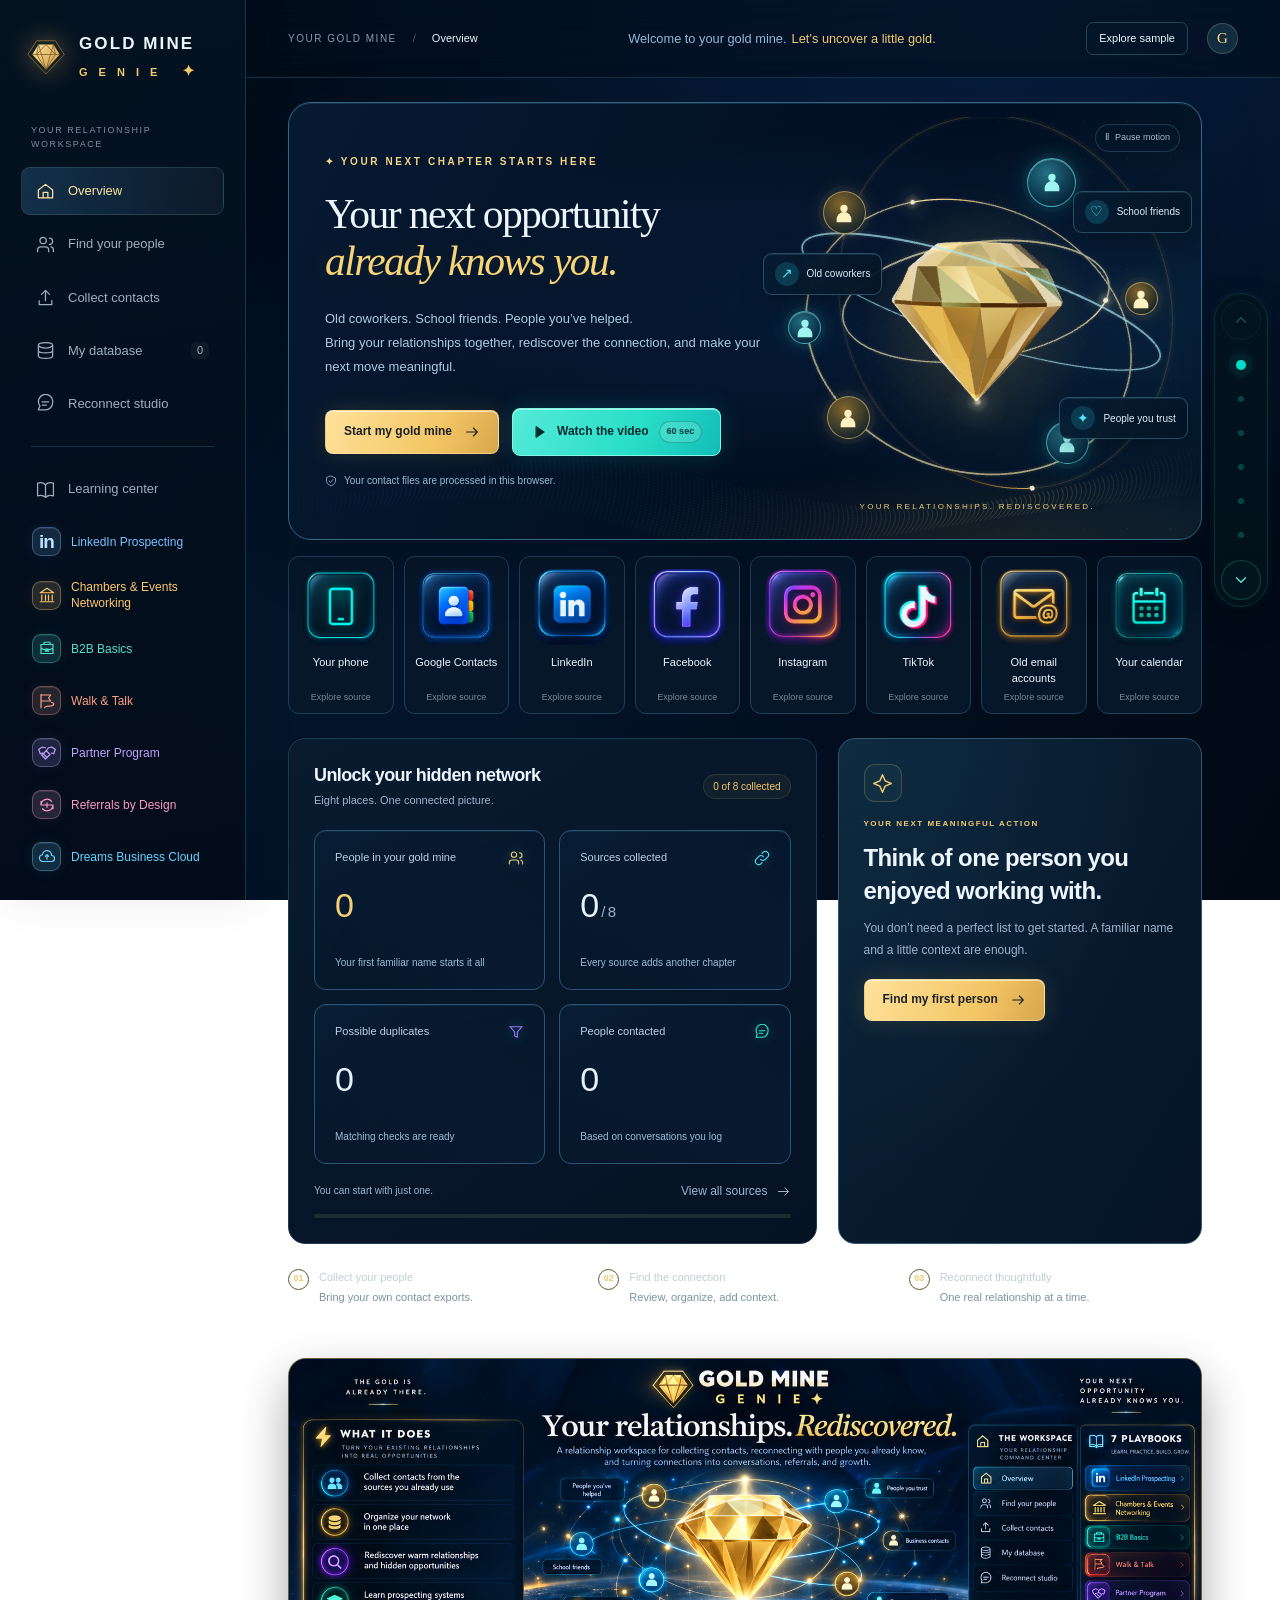
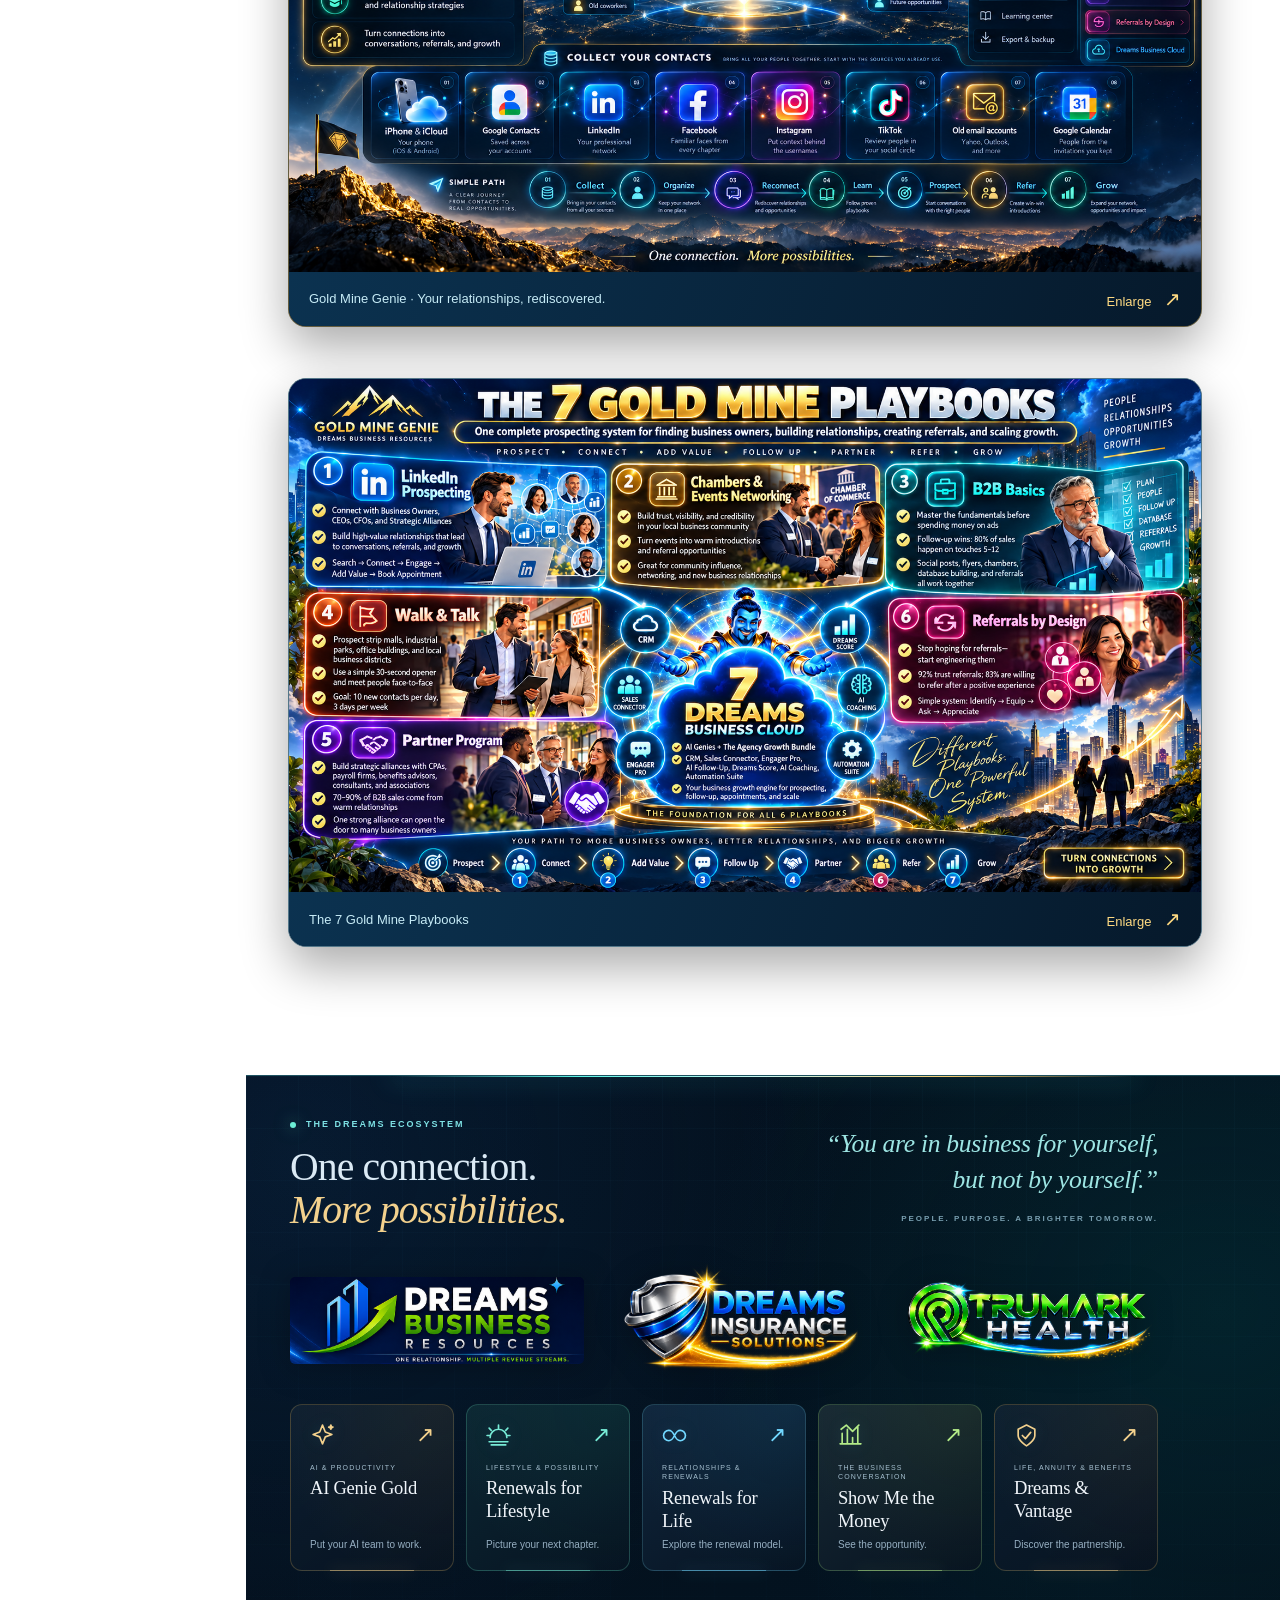
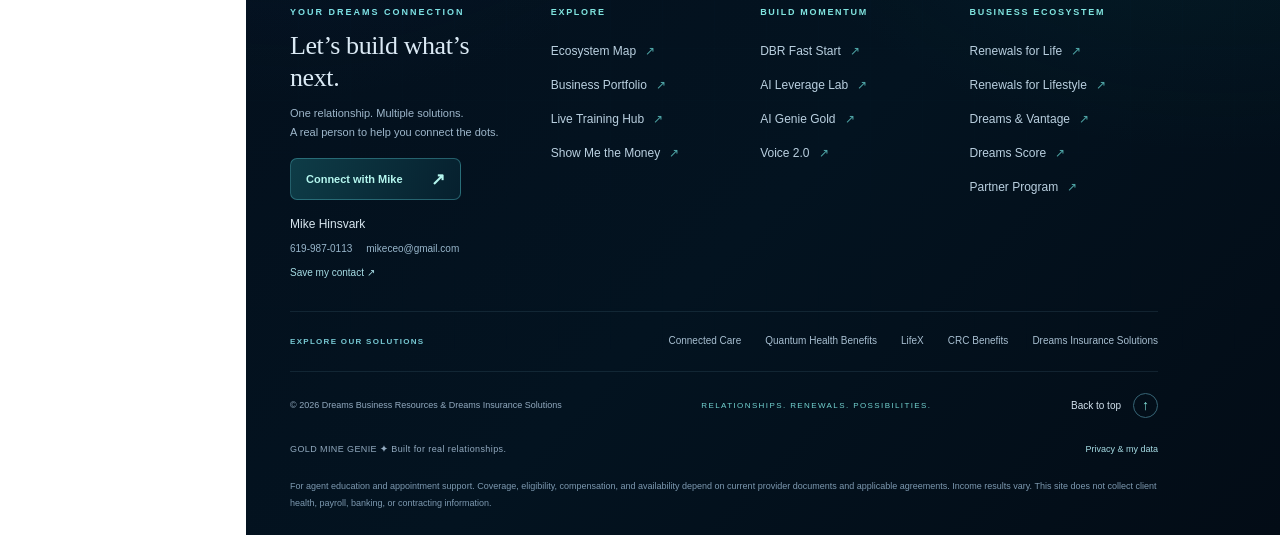
<file: gold/index.html>
<!doctype html>
<html lang="en">
<head>
  <meta charset="UTF-8"><meta name="viewport" content="width=device-width, initial-scale=1">
  <meta name="description" content="Rediscover the people you already know. Collect, organize and grow your warm database with Gold Mine Genie.">
  <meta name="theme-color" content="#020b16"><title>Gold Mine Genie · Your relationships. Rediscovered.</title>
  <link rel="icon" href="assets/gem.svg" type="image/svg+xml"><link rel="stylesheet" href="styles.css"><link rel="stylesheet" href="navy-theme.css?v=20261015-video-button">
  <script defer src="vendor/jszip.min.js"></script><script defer src="engine.js"></script><script defer src="guides.js"></script><script defer src="learning-videos.js"></script><script defer src="playbooks/navigation.js?v=20261015-playbooks"></script><script defer src="app.js?v=20261016-home-roadmaps"></script>
  <script type="module" src="gold-scene.js"></script>
  <link rel="stylesheet" href="ecosystem-footer.css">
  <link rel="stylesheet" href="playbooks/playbooks.css?v=20261015-playbooks">
  <link rel="stylesheet" href="home-roadmaps.css?v=20261016">
  <script defer src="home-roadmaps.js?v=20261016"></script>

  <link rel="stylesheet" href="/gold/scroll-nav.css?v=20261019-rail">
  <script defer src="/gold/scroll-nav.js?v=20261019-rail"></script>
</head>
<body>
  <a class="skip" href="#main">Skip to workspace</a>
  <aside class="sidebar">
    <a class="brand" href="#home"><img src="assets/gem.svg" alt=""><span>GOLD MINE<span class="brand-genie">G E N I E <i>✦</i></span></span></a>
    <div class="side-label">YOUR RELATIONSHIP WORKSPACE</div>
    <nav id="navigation" aria-label="Main navigation"><a class="nav-item resource-link" href="linkedin/" style="--nav-color:#77bfff" target="_blank" rel="noopener noreferrer" aria-label="LinkedIn Prospecting (opens in a new tab)"><span class="resource-symbol" aria-hidden="true"><b class="in-mark">in</b></span><span>LinkedIn Prospecting</span></a>
<a class="nav-item resource-link" href="chambers/" style="--nav-color:#ffc76a" target="_blank" rel="noopener noreferrer" aria-label="Chambers &amp; Events Networking (opens in a new tab)"><span class="resource-symbol" aria-hidden="true"><svg viewBox="0 0 24 24" aria-hidden="true"><path d="M3 9h18L12 3 3 9Zm2 3v7m5-7v7m4-7v7m5-7v7M3 21h18"/></svg></span><span>Chambers &amp; Events Networking</span></a>
<a class="nav-item resource-link" href="b2b-basics/" style="--nav-color:#4ce2c9" target="_blank" rel="noopener noreferrer" aria-label="B2B Basics (opens in a new tab)"><span class="resource-symbol" aria-hidden="true"><svg viewBox="0 0 24 24" aria-hidden="true"><path d="M4 6h16v12H4V6Zm4 0V3h8v3M4 11c5 3 11 3 16 0M10 12h4v3h-4z"/></svg></span><span>B2B Basics</span></a>
<a class="nav-item resource-link" href="walk-and-talk/" style="--nav-color:#ff9d82" target="_blank" rel="noopener noreferrer" aria-label="Walk &amp; Talk (opens in a new tab)"><span class="resource-symbol" aria-hidden="true"><svg viewBox="0 0 24 24" aria-hidden="true"><path d="M4 21V3m0 1h13l-3 4 3 4H4M9 21c0-4 12 0 12-5 0-2-3-2-3-2"/></svg></span><span>Walk &amp; Talk</span></a>
<a class="nav-item resource-link" href="partners/" style="--nav-color:#c3a1ff" target="_blank" rel="noopener noreferrer" aria-label="Partner Program (opens in a new tab)"><span class="resource-symbol" aria-hidden="true"><svg viewBox="0 0 24 24" aria-hidden="true"><path d="M8 12l3-3 5 5-4 4-6-6-3 1-2-6 5-3 4 1m1 4 3-4 4-1 5 3-2 6-3-1M6 12l-1 3 5 5 2-2"/></svg></span><span>Partner Program</span></a>
<a class="nav-item resource-link" href="referrals/" style="--nav-color:#ff98c4" target="_blank" rel="noopener noreferrer" aria-label="Referrals by Design (opens in a new tab)"><span class="resource-symbol" aria-hidden="true"><svg viewBox="0 0 24 24" aria-hidden="true"><path d="M18 7a8 8 0 0 0-14 5m0-5v5h5m-3 5a8 8 0 0 0 14-5m0 5v-5h-5M12 9v6m-3-3h6"/></svg></span><span>Referrals by Design</span></a>
<a class="nav-item resource-link" href="business-cloud/" style="--nav-color:#67d5ff" target="_blank" rel="noopener noreferrer" aria-label="Dreams Business Cloud (opens in a new tab)"><span class="resource-symbol" aria-hidden="true"><svg viewBox="0 0 24 24" aria-hidden="true"><path d="M7 18h11a4 4 0 0 0 0-8 6 6 0 0 0-12-1 4.5 4.5 0 0 0 1 9Zm3-7 2-2 2 2m-2-2v6"/></svg></span><span>Dreams Business Cloud</span></a></nav>
    <div class="side-guide"><span class="tiny-star">✦</span><h3>The gold is already there.</h3><p>One familiar name.<br>One thoughtful conversation.<br>One next meaningful action.</p><button class="text-btn" data-route="finder">Find someone you know <span>↗</span></button></div>
    <div class="sidebar-foot"><div class="dbr-mark">D</div><span>DREAMS<small>BUSINESS RESOURCES</small></span></div>
  </aside>
  <div class="page-shell"><header class="topbar"><button id="mobile-menu" class="icon-button" aria-label="Open navigation">☰</button><div class="breadcrumb"><span>YOUR GOLD MINE</span><b>/</b><span id="page-label">Overview</span></div><p id="topbar-greeting" class="greeting topbar-greeting" hidden></p><div class="top-actions"><span class="local-badge"><i></i>Browser workspace</span><button class="small-btn" id="demo-button">Explore sample</button><button class="avatar" id="settings-button" aria-label="Workspace settings">G</button></div></header>
    <div id="mode-banner"></div><main id="main" tabindex="-1"></main>
    <footer class="ecosystem-footer" id="contact" aria-labelledby="ecosystem-heading">
  <div class="eco-horizon" aria-hidden="true"></div>
  <div class="wrap eco-inner">
    <div class="eco-intro">
      <div><p class="eco-kicker"><span aria-hidden="true"></span>THE DREAMS ECOSYSTEM</p><h2 id="ecosystem-heading">One connection.<br><em>More possibilities.</em></h2></div>
      <blockquote>“You are in business for yourself,<br>but not by yourself.”<span>PEOPLE. PURPOSE. A BRIGHTER TOMORROW.</span></blockquote>
    </div>
    <div class="eco-brands" aria-label="The Dreams family of brands">
      <a href="https://dreams.tax/index.html" target="_blank" rel="noopener noreferrer" aria-label="Explore Dreams Business Resources"><img class="eco-dbr" src="assets/ecosystem/dbr-business-resources.png" width="1003" height="298" loading="lazy" alt="Dreams Business Resources — One relationship. Multiple revenue streams."></a>
      <a href="https://trumark.health/dreams-insurance.html" aria-label="Explore Dreams Insurance Solutions"><img class="eco-dis" src="assets/ecosystem/dreams-gold-hero.png" width="1536" height="1024" loading="lazy" alt="Dreams Insurance Solutions"></a>
      <a href="https://trumark.health/index.html" aria-label="Explore Trumark Health benefits"><img class="eco-trumark" src="assets/ecosystem/trumark-health-hero.png" width="1921" height="819" loading="lazy" alt="Trumark Health"></a>
    </div>
    <nav class="eco-featured" aria-label="Featured Dreams destinations"><a class="eco-destination eco-genie" href="https://aigeniedatabase.com/gold" target="_blank" rel="noopener noreferrer"><div class="eco-card-top"><span class="eco-icon"><svg viewBox="0 0 24 24" fill="none" stroke="currentColor" stroke-width="1.45" stroke-linecap="round" stroke-linejoin="round" aria-hidden="true"><path d="m12 2 2.7 6.7L21 11l-6.3 2.3L12 20l-2.7-6.7L3 11l6.3-2.3L12 2Z"/><path d="m20 2 .7 1.7L22 4l-1.3.5L20 6l-.7-1.5L18 4l1.3-.3L20 2Z"/></svg></span><span aria-hidden="true">↗</span></div><span class="eco-card-kicker">AI & PRODUCTIVITY</span><strong>AI Genie Gold</strong><small>Put your AI team to work.</small></a><a class="eco-destination eco-lifestyle" href="https://renewalsforlifestyle.com/" target="_blank" rel="noopener noreferrer"><div class="eco-card-top"><span class="eco-icon"><svg viewBox="0 0 24 24" fill="none" stroke="currentColor" stroke-width="1.45" stroke-linecap="round" stroke-linejoin="round" aria-hidden="true"><path d="M3 18h18M5 21h14M4 14a8 8 0 0 1 16 0M12 2v3M3 5l2 2M21 5l-2 2M1 12h3M20 12h3"/></svg></span><span aria-hidden="true">↗</span></div><span class="eco-card-kicker">LIFESTYLE & POSSIBILITY</span><strong>Renewals for Lifestyle</strong><small>Picture your next chapter.</small></a><a class="eco-destination eco-renewals" href="https://renewalsforlife.info/" target="_blank" rel="noopener noreferrer"><div class="eco-card-top"><span class="eco-icon"><svg viewBox="0 0 24 24" fill="none" stroke="currentColor" stroke-width="1.45" stroke-linecap="round" stroke-linejoin="round" aria-hidden="true"><path d="M12 12c-2-4-3-5-5.5-5a5 5 0 0 0 0 10C9 17 10 16 12 12Zm0 0c2-4 3-5 5.5-5a5 5 0 0 1 0 10C15 17 14 16 12 12Z"/></svg></span><span aria-hidden="true">↗</span></div><span class="eco-card-kicker">RELATIONSHIPS & RENEWALS</span><strong>Renewals for Life</strong><small>Explore the renewal model.</small></a><a class="eco-destination eco-money" href="https://showmethemoney.pro/dreams/" target="_blank" rel="noopener noreferrer"><div class="eco-card-top"><span class="eco-icon"><svg viewBox="0 0 24 24" fill="none" stroke="currentColor" stroke-width="1.45" stroke-linecap="round" stroke-linejoin="round" aria-hidden="true"><path d="M4 20V10m5 10V6m5 14v-6m5 6V3M2 20h20M3 6l5-4 6 6 6-6"/></svg></span><span aria-hidden="true">↗</span></div><span class="eco-card-kicker">THE BUSINESS CONVERSATION</span><strong>Show Me the Money</strong><small>See the opportunity.</small></a><a class="eco-destination eco-vantage" href="https://dreamsvantage.com/" target="_blank" rel="noopener noreferrer"><div class="eco-card-top"><span class="eco-icon"><svg viewBox="0 0 24 24" fill="none" stroke="currentColor" stroke-width="1.45" stroke-linecap="round" stroke-linejoin="round" aria-hidden="true"><path d="m12 2 8 4v6c0 5-8 10-8 10S4 17 4 12V6l8-4Z"/><path d="m8 12 3 3 5-6"/></svg></span><span aria-hidden="true">↗</span></div><span class="eco-card-kicker">LIFE, ANNUITY & BENEFITS</span><strong>Dreams & Vantage</strong><small>Discover the partnership.</small></a></nav>
    <div class="eco-directory">
      <div class="eco-contact"><p class="eco-label">YOUR DREAMS CONNECTION</p><h3>Let’s build what’s next.</h3><p>One relationship. Multiple solutions.<br>A real person to help you connect the dots.</p><a class="eco-contact-button" href="mailto:mikeceo@gmail.com">Connect with Mike<span aria-hidden="true">↗</span></a><div class="eco-person"><strong>Mike Hinsvark</strong><a href="tel:+16199870113">619-987-0113</a><a href="mailto:mikeceo@gmail.com">mikeceo@gmail.com</a><a class="eco-save-contact" href="https://lcardapp.com/lcard/mikeceo-82581" target="_blank" rel="noopener noreferrer">Save my contact <span aria-hidden="true">↗</span></a></div></div>
      <nav class="eco-link-column" aria-label="Ecosystem exploration"><h3>Explore</h3><ul><li><a href="https://dreamsfaststart.com/ecosystem.html" target="_blank" rel="noopener noreferrer">Ecosystem Map<span aria-hidden="true">↗</span></a></li><li><a href="https://dreamsfaststart.com/portfolio.html" target="_blank" rel="noopener noreferrer">Business Portfolio<span aria-hidden="true">↗</span></a></li><li><a href="https://dreamsfaststart.com/livetrainings/" target="_blank" rel="noopener noreferrer">Live Training Hub<span aria-hidden="true">↗</span></a></li><li><a href="https://showmethemoney.pro/dreams/" target="_blank" rel="noopener noreferrer">Show Me the Money<span aria-hidden="true">↗</span></a></li></ul></nav>
      <nav class="eco-link-column" aria-label="Learning and AI resources"><h3>Build momentum</h3><ul><li><a href="https://dreamsfaststart.com/" target="_blank" rel="noopener noreferrer">DBR Fast Start<span aria-hidden="true">↗</span></a></li><li><a href="https://aileveragelab.pro/" target="_blank" rel="noopener noreferrer">AI Leverage Lab<span aria-hidden="true">↗</span></a></li><li><a href="https://aigeniedatabase.com/gold" target="_blank" rel="noopener noreferrer">AI Genie Gold<span aria-hidden="true">↗</span></a></li><li><a href="https://voice-20-sales-agent.mikeceo1840.chatgpt.site/#top" target="_blank" rel="noopener noreferrer">Voice 2.0<span aria-hidden="true">↗</span></a></li></ul></nav>
      <nav class="eco-link-column" aria-label="Business opportunity ecosystem"><h3>Business ecosystem</h3><ul><li><a href="https://renewalsforlife.info/" target="_blank" rel="noopener noreferrer">Renewals for Life<span aria-hidden="true">↗</span></a></li><li><a href="https://renewalsforlifestyle.com/" target="_blank" rel="noopener noreferrer">Renewals for Lifestyle<span aria-hidden="true">↗</span></a></li><li><a href="https://dreamsvantage.com/" target="_blank" rel="noopener noreferrer">Dreams & Vantage<span aria-hidden="true">↗</span></a></li><li><a href="https://dreamsscores.com/?refid=AA0233" target="_blank" rel="noopener noreferrer">Dreams Score<span aria-hidden="true">↗</span></a></li><li><a href="https://strategicpartners.pro/" target="_blank" rel="noopener noreferrer">Partner Program<span aria-hidden="true">↗</span></a></li></ul></nav>
    </div>
    <nav class="eco-products" aria-label="Explore all products"><span>EXPLORE OUR SOLUTIONS</span><a href="https://dreams-connected-care.mikeceo1840.chatgpt.site/" >Connected Care</a><a href="https://dreams-connected-care.mikeceo1840.chatgpt.site/quantum.html" >Quantum Health Benefits</a><a href="https://dreams-connected-care.mikeceo1840.chatgpt.site/lifex.html" >LifeX</a><a href="https://dreams-connected-care.mikeceo1840.chatgpt.site/crc-benefits.html" >CRC Benefits</a><a href="https://dreams-connected-care.mikeceo1840.chatgpt.site/dreams-insurance.html" >Dreams Insurance Solutions</a></nav>
    <div class="eco-bottom"><span>© 2026 Dreams Business Resources & Dreams Insurance Solutions</span><span class="eco-signoff">RELATIONSHIPS. RENEWALS. POSSIBILITIES.</span><a href="#main">Back to top <span aria-hidden="true">↑</span></a></div>
    <div class="eco-workspace"><span>GOLD MINE GENIE <b aria-hidden="true">✦</b> Built for real relationships.</span><button type="button" data-route="settings">Privacy &amp; my data</button></div>
    <p class="eco-note">For agent education and appointment support. Coverage, eligibility, compensation, and availability depend on current provider documents and applicable agreements. Income results vary. This site does not collect client health, payroll, banking, or contracting information.</p>
  </div>
</footer>
  </div>
  <dialog id="dialog" aria-labelledby="dialog-title"><button class="dialog-close icon-button" aria-label="Close dialog">×</button><div id="dialog-body"></div></dialog>
  <dialog id="home-roadmap-dialog" aria-labelledby="home-roadmap-title"><div class="home-roadmap-toolbar"><h2 id="home-roadmap-title">Gold Mine visual guide</h2><button type="button" class="small-btn" id="home-roadmap-close" aria-label="Close enlarged graphic">Close ×</button></div><img id="home-roadmap-full-image" alt="" width="1672" height="941"></dialog>
  <div id="toast" role="status" aria-live="polite"></div>
  <input type="file" id="file-input" accept=".csv,.tsv,.vcf,.json,.ics,.xlsx,.zip" multiple hidden>
  <input type="file" id="backup-input" accept=".json" hidden>
</body>
</html>
</file>
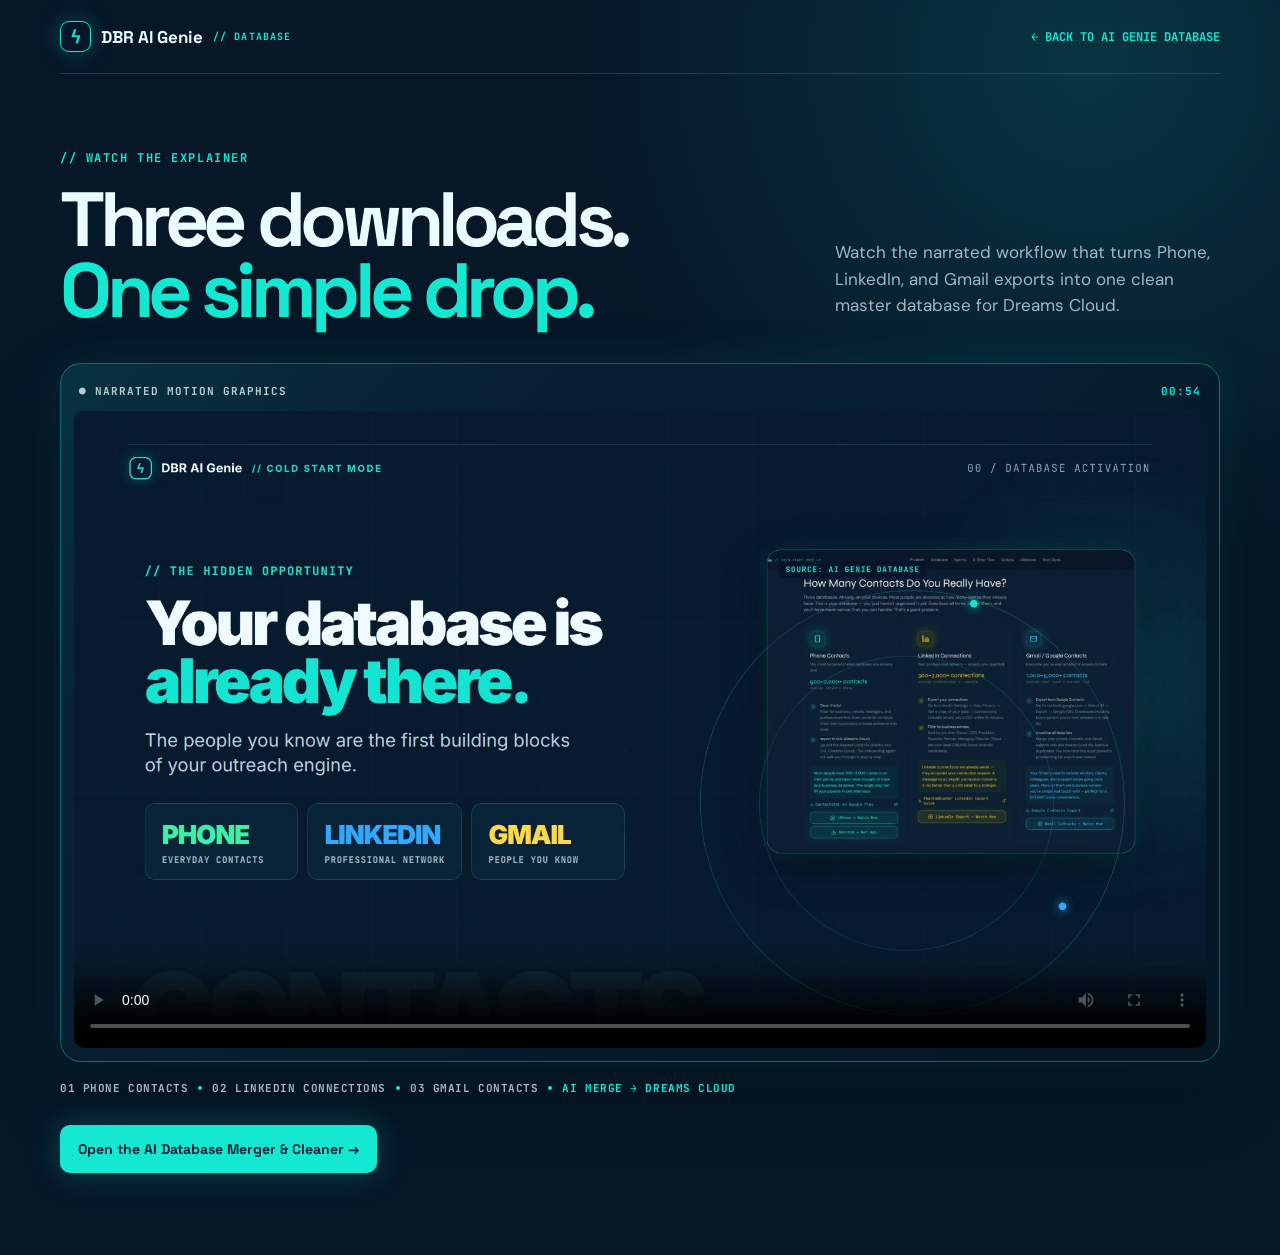
<file: video/index.html>
<!doctype html>
<html lang="en">
  <head>
    <meta charset="UTF-8" />
    <meta name="viewport" content="width=device-width, initial-scale=1.0" />
    <link rel="icon" type="image/svg+xml" href="/favicon.svg" />
    <link rel="shortcut icon" href="/favicon.svg" />
    <meta name="theme-color" content="#061728" />
    <meta name="description" content="Watch the narrated AI Genie Database workflow: three exports, one AI-cleaned master database, ready for Dreams Cloud." />
    <link rel="preconnect" href="https://fonts.googleapis.com" />
    <link rel="preconnect" href="https://fonts.gstatic.com" crossorigin />
    <link href="https://fonts.googleapis.com/css2?family=DM+Sans:wght@400;500;600;700&family=JetBrains+Mono:wght@500;600;700&family=Space+Grotesk:wght@500;600;700&display=swap" rel="stylesheet" />
    <title>Watch the AI Genie Database Explainer</title>
    <style>
      :root { --navy:#061728; --ink:#ecfbff; --muted:#9fb8c5; --teal:#14e8d3; --line:rgba(151,212,231,.18); }
      * { box-sizing:border-box; } body { margin:0; min-height:100vh; background:radial-gradient(circle at 85% 5%,rgba(20,232,211,.14),transparent 32%),#061728; color:var(--ink); font-family:"DM Sans",Arial,sans-serif; }
      .shell { width:min(1160px,calc(100% - 36px)); margin:auto; }.nav { height:74px; display:flex; align-items:center; justify-content:space-between; border-bottom:1px solid var(--line); }.brand { display:flex; align-items:center; gap:10px; font:700 17px "Space Grotesk",sans-serif; }.mark { width:31px; height:31px; display:grid; place-items:center; border:1px solid var(--teal); color:var(--teal); border-radius:9px; box-shadow:0 0 20px rgba(20,232,211,.26); }.brand small { color:var(--teal); font:700 10px "JetBrains Mono",monospace; letter-spacing:.11em; }.back { color:var(--teal); font:700 12px "JetBrains Mono",monospace; text-decoration:none; }
      main { padding:76px 0 82px; }.eyebrow { color:var(--teal); font:700 12px "JetBrains Mono",monospace; letter-spacing:.13em; }.heading { display:flex; align-items:end; justify-content:space-between; gap:30px; }.heading h1 { margin:18px 0 0; font:700 clamp(42px,6vw,78px)/.92 "Space Grotesk",sans-serif; letter-spacing:-.07em; }.heading h1 span { color:var(--teal); }.heading p { max-width:385px; margin:0 0 7px; color:var(--muted); font-size:17px; line-height:1.55; }
      .player { margin-top:38px; padding:13px; border:1px solid rgba(20,232,211,.37); border-radius:21px; background:linear-gradient(135deg,rgba(20,232,211,.13),rgba(8,35,54,.8) 25%,rgba(5,22,37,.96)); box-shadow:0 30px 70px rgba(0,0,0,.28),0 0 44px rgba(20,232,211,.1); }.player-bar { display:flex; justify-content:space-between; padding:7px 5px 13px; color:#b3ced5; font:700 11px "JetBrains Mono",monospace; letter-spacing:.09em; }.player-bar b { color:var(--teal); }.player video { display:block; width:100%; aspect-ratio:16/9; border-radius:11px; background:#03111d; }.summary { display:flex; flex-wrap:wrap; align-items:center; gap:10px; margin:19px 0 0; color:#9fb8c5; font:700 11px "JetBrains Mono",monospace; letter-spacing:.05em; }.summary b { color:var(--teal); }.summary i { width:4px; height:4px; border-radius:50%; background:var(--teal); }.cta { margin-top:30px; display:inline-flex; align-items:center; gap:10px; padding:15px 18px; color:#062337; background:var(--teal); border-radius:10px; font:700 14px "Space Grotesk",sans-serif; text-decoration:none; box-shadow:0 0 30px rgba(20,232,211,.25); }
      @media (max-width:720px) { .shell { width:min(100% - 28px,1160px); }.nav { height:64px; }.brand { font-size:14px; }.brand small { display:none; } main { padding:48px 0 56px; }.heading { align-items:flex-start; flex-direction:column; }.heading h1 { font-size:47px; }.heading p { font-size:15px; }.player { margin-top:27px; padding:8px; border-radius:14px; }.player-bar { padding:6px 4px 9px; font-size:9px; }.summary { font-size:9px; gap:7px; } }
    </style>
  </head>
  <body>
    <div class="shell">
      <nav class="nav"><div class="brand"><span class="mark">ϟ</span> DBR AI Genie <small>// DATABASE</small></div><a class="back" href="/">← BACK TO AI GENIE DATABASE</a></nav>
      <main>
        <div class="heading"><div><div class="eyebrow">// WATCH THE EXPLAINER</div><h1>Three downloads.<br /><span>One simple drop.</span></h1></div><p>Watch the narrated workflow that turns Phone, LinkedIn, and Gmail exports into one clean master database for Dreams Cloud.</p></div>
        <div class="player"><div class="player-bar"><span>● NARRATED MOTION GRAPHICS</span><b>00:54</b></div><video controls playsinline preload="metadata" poster="poster.jpg" aria-label="Narrated AI Genie Database workflow explainer"><source src="ai-genie-database-narrated.mp4" type="video/mp4" />Your browser does not support this video.</video></div>
        <div class="summary"><span>01 PHONE CONTACTS</span><i></i><span>02 LINKEDIN CONNECTIONS</span><i></i><span>03 GMAIL CONTACTS</span><i></i><b>AI MERGE → DREAMS CLOUD</b></div>
        <a class="cta" href="/">Open the AI Database Merger &amp; Cleaner →</a>
      </main>
    </div>
  </body>
</html>
</file>
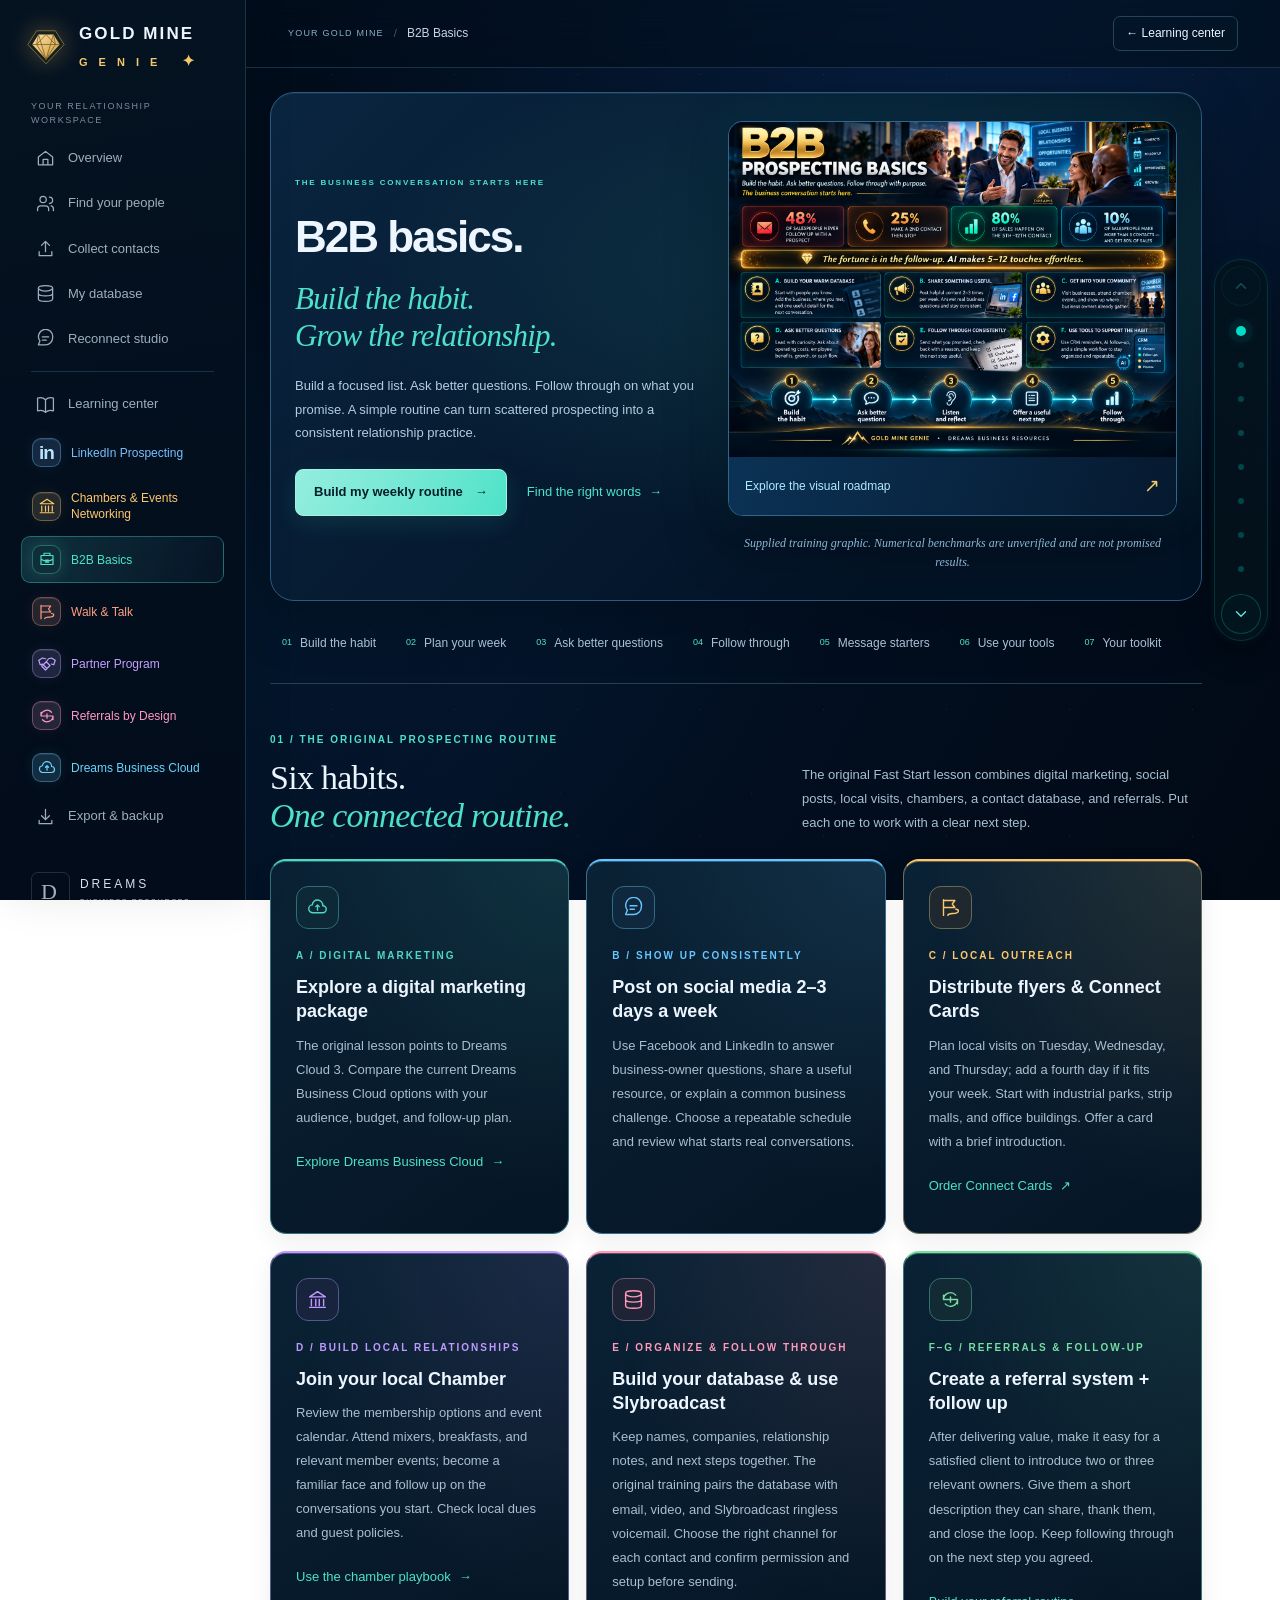
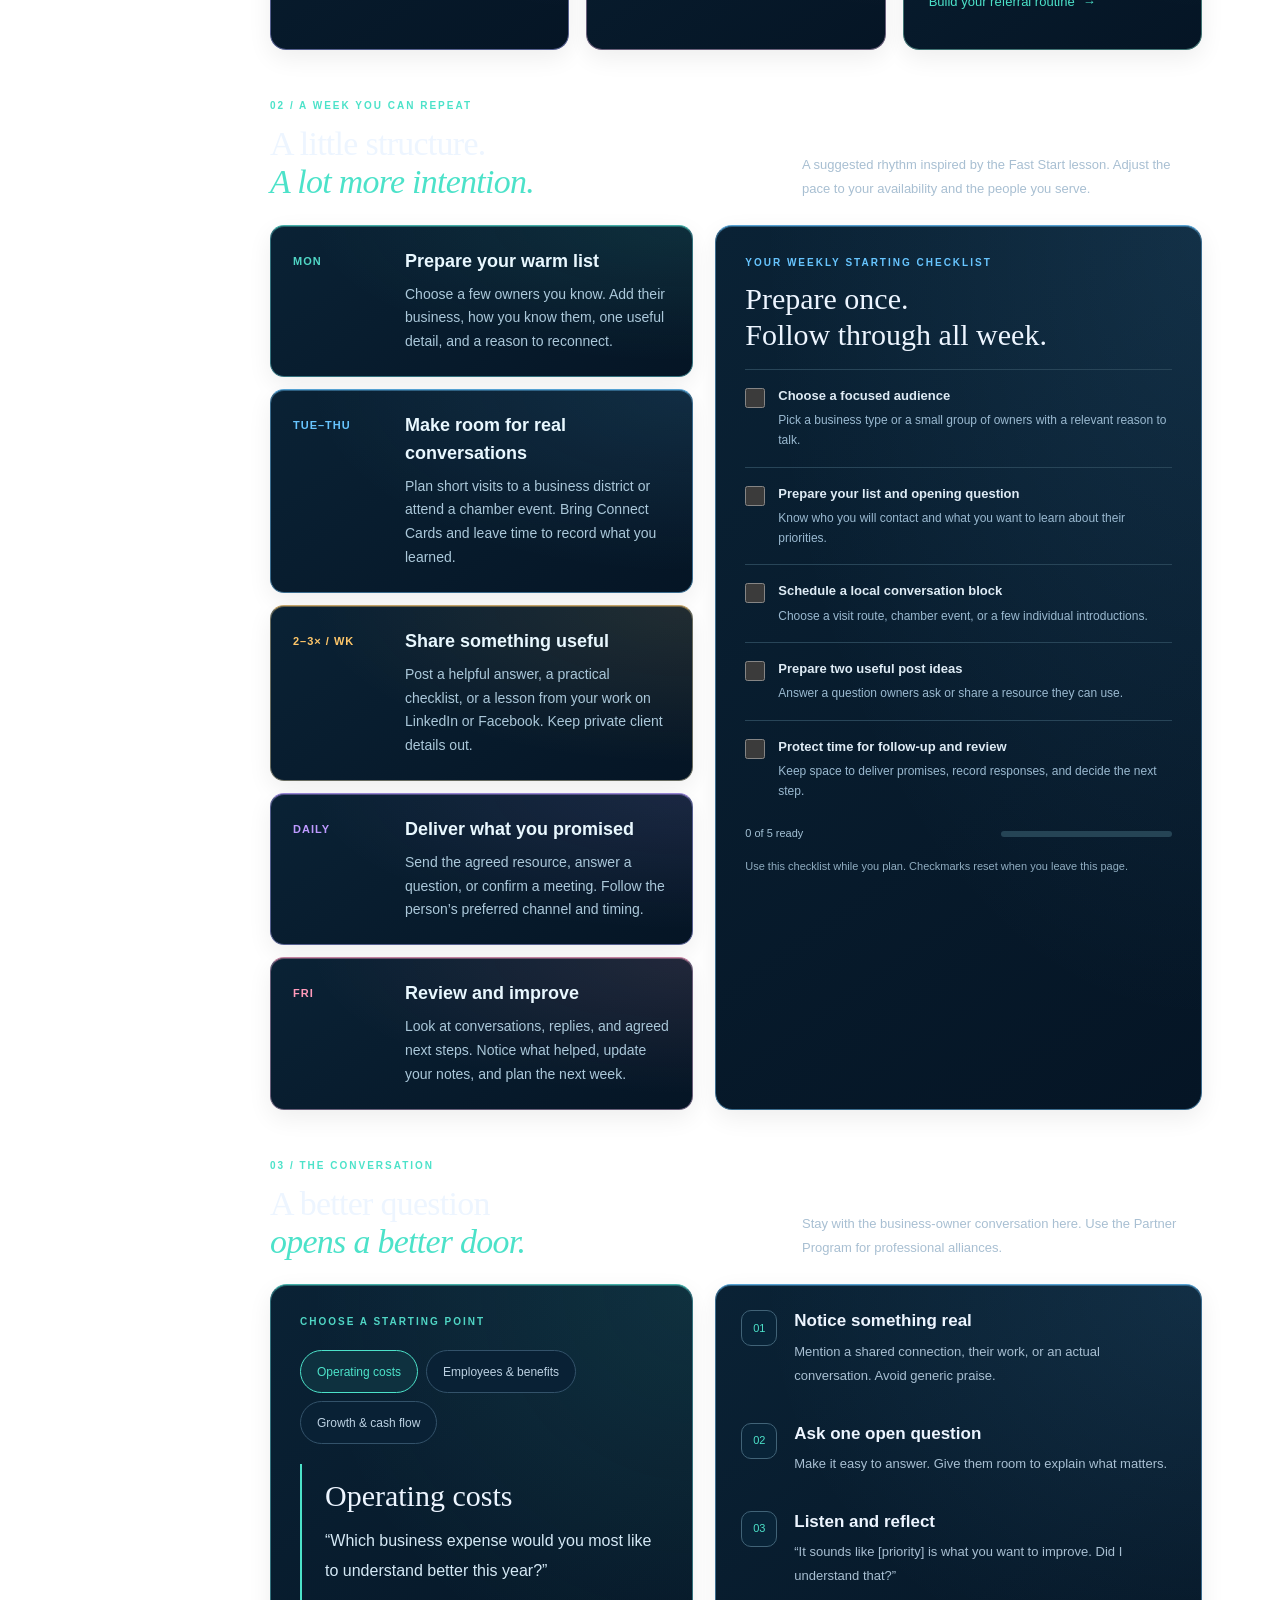
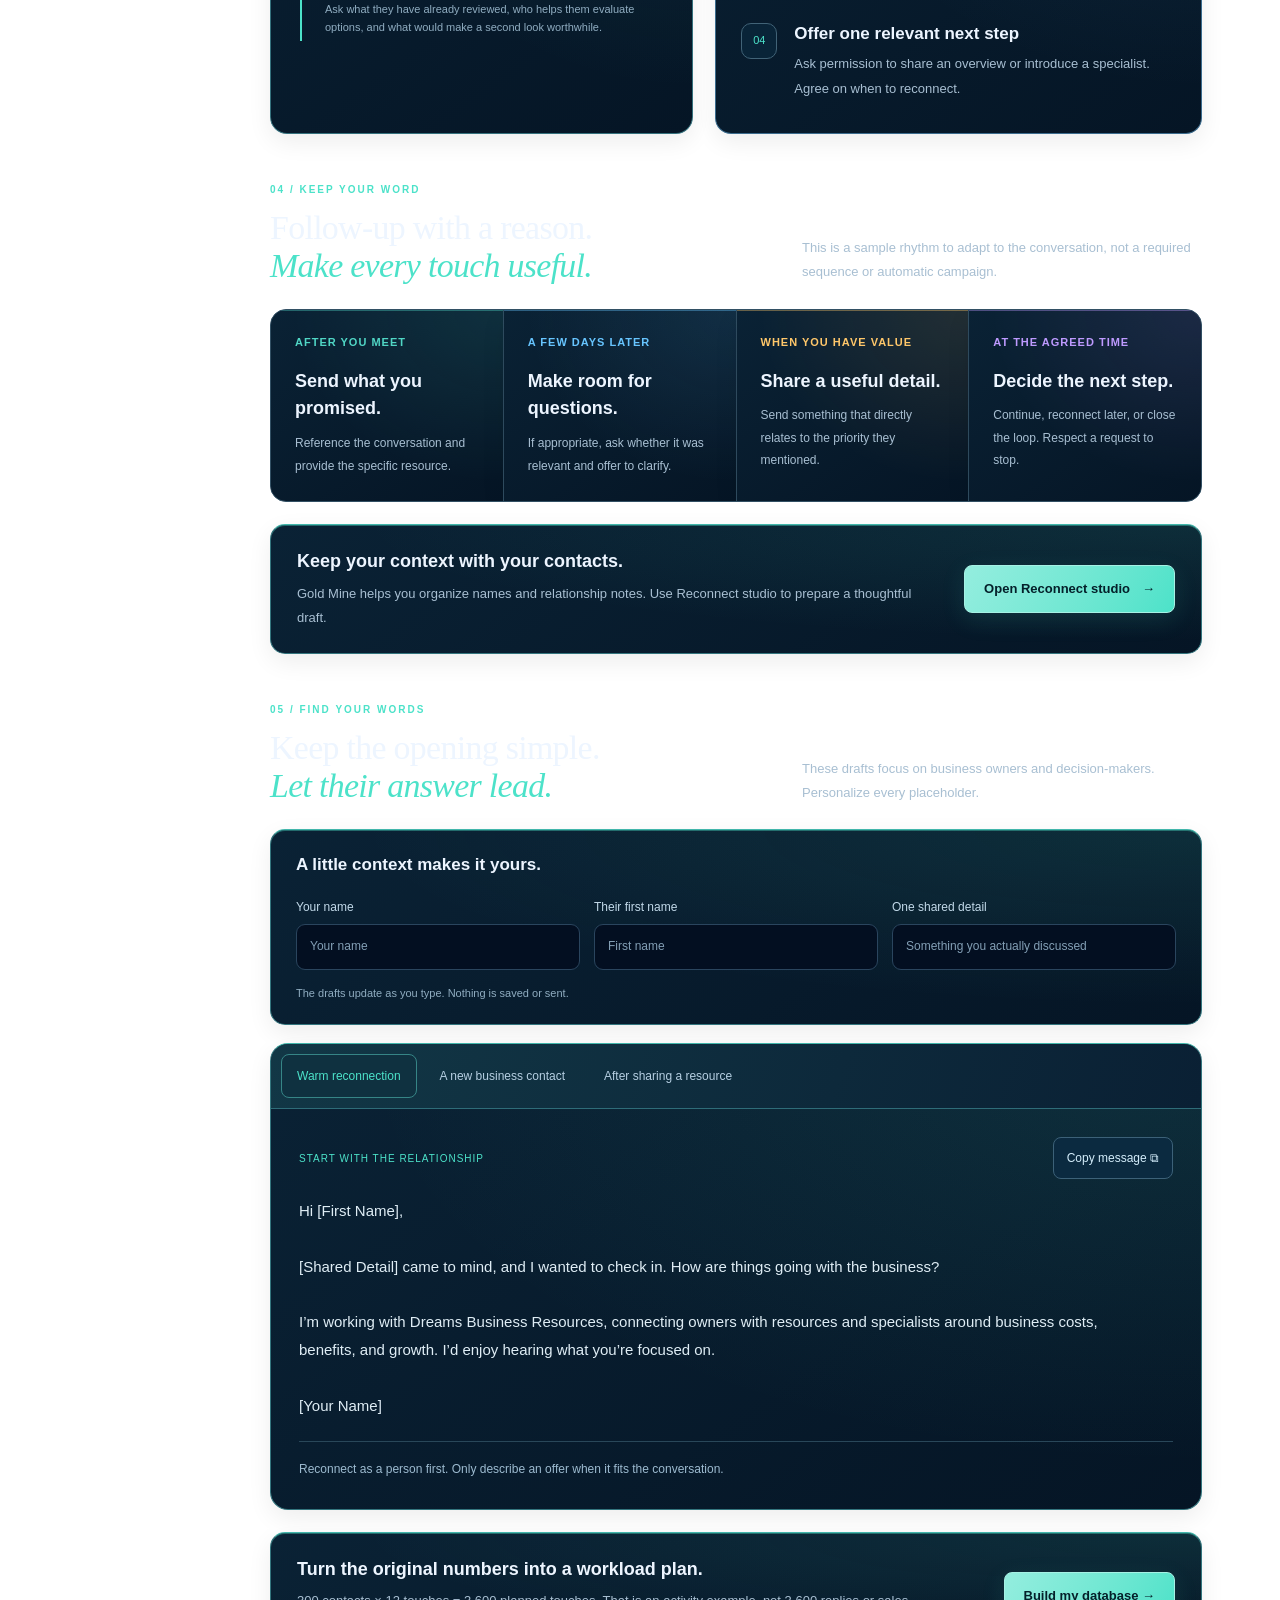
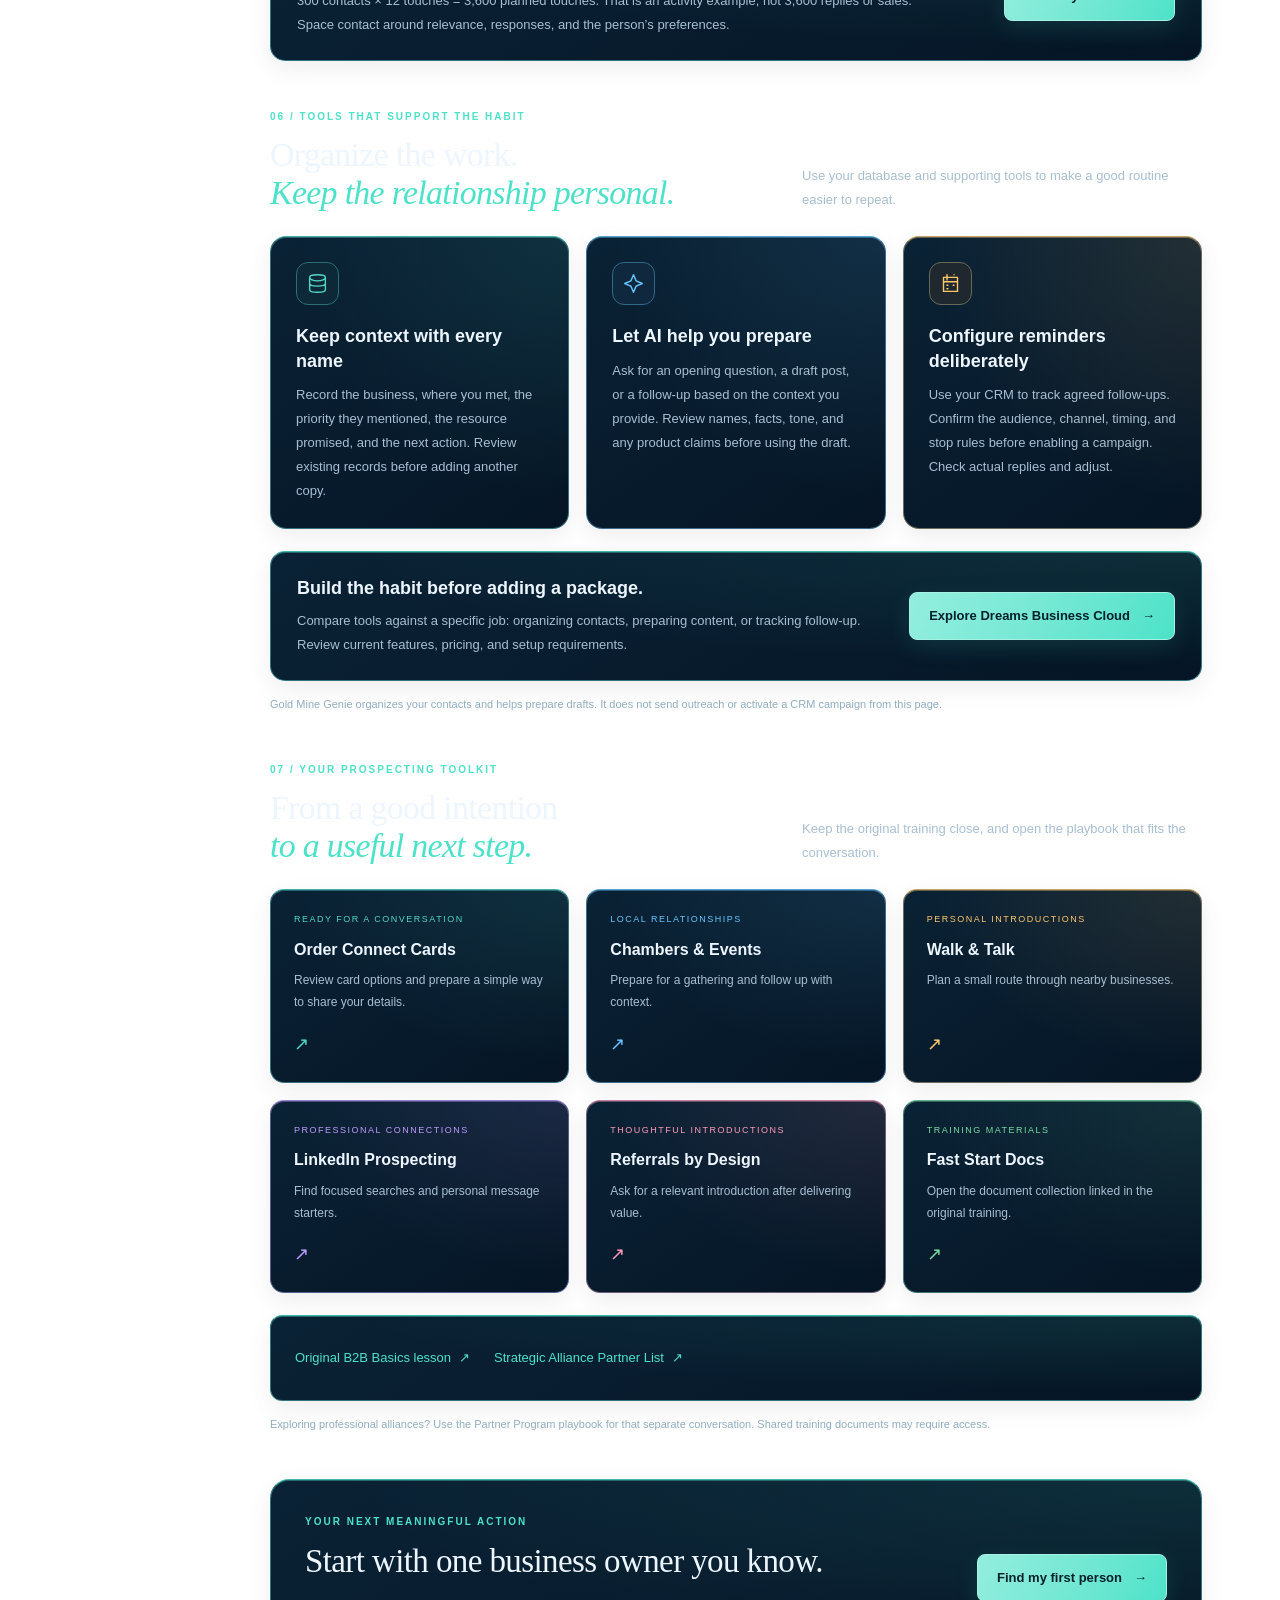
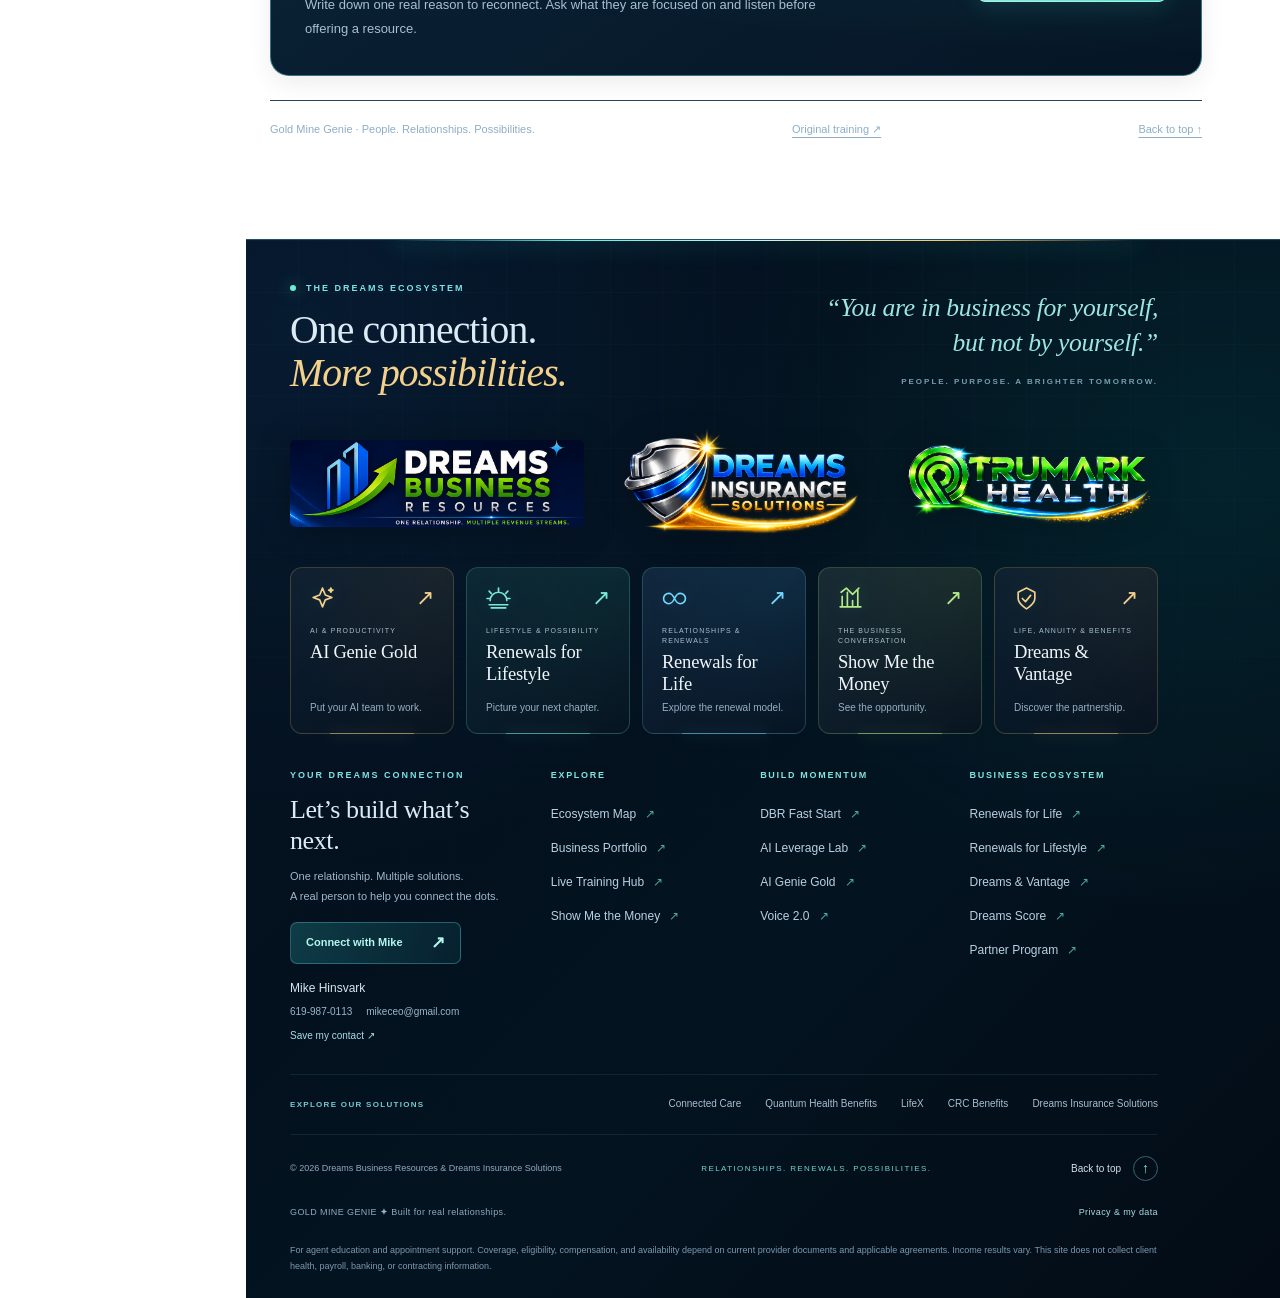
<file: gold/b2b-basics/index.html>
<!doctype html>
<html lang="en">
<head>
  <meta charset="utf-8"><meta name="viewport" content="width=device-width, initial-scale=1">
  <title>B2B Basics | Gold Mine Genie</title>
  <meta name="description" content="Build a focused list. Ask better questions. Follow through on what you promise. A simple routine can turn scattered prospecting into a consistent relationship practice.">
  <meta name="robots" content="index,follow"><meta name="theme-color" content="#041224">
  <link rel="canonical" href="https://aigeniedatabase.com/gold/b2b-basics/">
  <meta property="og:type" content="website"><meta property="og:title" content="B2B Basics | Gold Mine Genie">
  <meta property="og:description" content="Build a focused list. Ask better questions. Follow through on what you promise. A simple routine can turn scattered prospecting into a consistent relationship practice."><meta property="og:url" content="https://aigeniedatabase.com/gold/b2b-basics/">
  <link rel="icon" href="favicon.svg" type="image/svg+xml">
  <link rel="stylesheet" href="../styles.css"><link rel="stylesheet" href="../navy-theme.css?v=20261015-video-button">
  <link rel="stylesheet" href="../playbooks/playbooks.css?v=20261015-playbooks"><link rel="stylesheet" href="../ecosystem-footer.css">
  <script defer src="../playbooks/playbooks.js?v=20261015-playbooks"></script>
  <script type="application/ld+json">{"@context": "https://schema.org", "@type": "WebPage", "name": "B2B Basics | Gold Mine Genie", "description": "Build a focused list. Ask better questions. Follow through on what you promise. A simple routine can turn scattered prospecting into a consistent relationship practice.", "url": "https://aigeniedatabase.com/gold/b2b-basics/", "dateModified": "2026-10-16", "isPartOf": {"@type": "WebSite", "name": "Gold Mine Genie", "url": "https://aigeniedatabase.com/gold/"}}</script>
<link rel="stylesheet" href="../chambers/chambers.css?v=20261016"><link rel="stylesheet" href="b2b.css?v=20261016"><meta property="og:image" content="https://aigeniedatabase.com/gold/b2b-basics/assets/b2b-prospecting-basics.png"><link rel="stylesheet" href="../playbooks/compact-heroes.css?v=20261016-linkedin-size"><script defer src="../playbooks/visual-roadmap.js?v=20261016"></script>  <link rel="stylesheet" href="../playbooks/card-accents.css?v=20261016-glow">

  <link rel="stylesheet" href="/gold/scroll-nav.css?v=20261019-rail">
  <script defer src="/gold/scroll-nav.js?v=20261019-rail"></script>
</head>
<body class="playbook-page b2b-page" style="--accent:#4ce2c9">
  <a class="skip" href="#main">Skip to the playbook</a>
  <aside class="sidebar" id="playbook-sidebar"><button type="button" class="pb-close-nav" data-close-nav aria-label="Close navigation">×</button><a class="brand" href="../#home"><img src="../assets/gem.svg" alt=""><span>GOLD MINE<span class="brand-genie">G E N I E <i>✦</i></span></span></a><div class="side-label">YOUR RELATIONSHIP WORKSPACE</div><nav aria-label="Main navigation"><a class="nav-item" href="../#home"><svg viewBox="0 0 24 24" aria-hidden="true"><path d="M3 10 12 3l9 7v10H3zM9 20v-7h6v7"/></svg><span>Overview</span></a><a class="nav-item" href="../#finder"><svg viewBox="0 0 24 24" aria-hidden="true"><path d="M16 21v-2a4 4 0 0 0-4-4H6a4 4 0 0 0-4 4v2M9 11a4 4 0 1 0 0-8 4 4 0 0 0 0 8M17 4a4 4 0 0 1 0 8M22 21v-2a4 4 0 0 0-3-3.9"/></svg><span>Find your people</span></a><a class="nav-item" href="../#import"><svg viewBox="0 0 24 24" aria-hidden="true"><path d="M12 16V3M7 8l5-5 5 5M4 16v5h16v-5"/></svg><span>Collect contacts</span></a><a class="nav-item" href="../#database"><svg viewBox="0 0 24 24" aria-hidden="true"><path d="M21 5c0 2-4 4-9 4S3 7 3 5s4-3 9-3 9 1 9 3M3 5v14c0 2 4 3 9 3s9-1 9-3V5M3 12c0 2 4 3 9 3s9-1 9-3"/></svg><span>My database</span></a><a class="nav-item" href="../#reconnect"><svg viewBox="0 0 24 24" aria-hidden="true"><path d="M21 11a9 9 0 0 1-9 9H3l2-5a9 9 0 1 1 16-4M8 10h8M8 14h5"/></svg><span>Reconnect studio</span></a><div class="nav-divider"></div><a class="nav-item" href="../#learn"><svg viewBox="0 0 24 24" aria-hidden="true"><path d="M12 6c-3-3-7-3-10-2v16c3-1 7-1 10 2 3-3 7-3 10-2V4c-3-1-7-1-10 2v16"/></svg><span>Learning center</span></a><a class="nav-item resource-link" href="../linkedin/" style="--nav-color:#77bfff"><span class="resource-symbol" aria-hidden="true"><b class="in-mark">in</b></span><span>LinkedIn Prospecting</span></a>
<a class="nav-item resource-link" href="../chambers/" style="--nav-color:#ffc76a"><span class="resource-symbol" aria-hidden="true"><svg viewBox="0 0 24 24" aria-hidden="true"><path d="M3 9h18L12 3 3 9Zm2 3v7m5-7v7m4-7v7m5-7v7M3 21h18"/></svg></span><span>Chambers &amp; Events Networking</span></a>
<a class="nav-item resource-link active" href="../b2b-basics/" style="--nav-color:#4ce2c9" aria-current="page"><span class="resource-symbol" aria-hidden="true"><svg viewBox="0 0 24 24" aria-hidden="true"><path d="M4 6h16v12H4V6Zm4 0V3h8v3M4 11c5 3 11 3 16 0M10 12h4v3h-4z"/></svg></span><span>B2B Basics</span></a>
<a class="nav-item resource-link" href="../walk-and-talk/" style="--nav-color:#ff9d82"><span class="resource-symbol" aria-hidden="true"><svg viewBox="0 0 24 24" aria-hidden="true"><path d="M4 21V3m0 1h13l-3 4 3 4H4M9 21c0-4 12 0 12-5 0-2-3-2-3-2"/></svg></span><span>Walk &amp; Talk</span></a>
<a class="nav-item resource-link" href="../partners/" style="--nav-color:#c3a1ff"><span class="resource-symbol" aria-hidden="true"><svg viewBox="0 0 24 24" aria-hidden="true"><path d="M8 12l3-3 5 5-4 4-6-6-3 1-2-6 5-3 4 1m1 4 3-4 4-1 5 3-2 6-3-1M6 12l-1 3 5 5 2-2"/></svg></span><span>Partner Program</span></a>
<a class="nav-item resource-link" href="../referrals/" style="--nav-color:#ff98c4"><span class="resource-symbol" aria-hidden="true"><svg viewBox="0 0 24 24" aria-hidden="true"><path d="M18 7a8 8 0 0 0-14 5m0-5v5h5m-3 5a8 8 0 0 0 14-5m0 5v-5h-5M12 9v6m-3-3h6"/></svg></span><span>Referrals by Design</span></a>
<a class="nav-item resource-link" href="../business-cloud/" style="--nav-color:#67d5ff"><span class="resource-symbol" aria-hidden="true"><svg viewBox="0 0 24 24" aria-hidden="true"><path d="M7 18h11a4 4 0 0 0 0-8 6 6 0 0 0-12-1 4.5 4.5 0 0 0 1 9Zm3-7 2-2 2 2m-2-2v6"/></svg></span><span>Dreams Business Cloud</span></a><a class="nav-item" href="../#export"><svg viewBox="0 0 24 24" aria-hidden="true"><path d="M12 3v13M7 11l5 5 5-5M4 17v4h16v-4"/></svg><span>Export &amp; backup</span></a></nav><div class="sidebar-foot"><div class="dbr-mark">D</div><span>DREAMS<small>BUSINESS RESOURCES</small></span></div></aside>
  <div class="page-shell">
    <header class="topbar"><button id="mobile-menu" class="icon-button" aria-label="Open navigation" aria-controls="playbook-sidebar" aria-expanded="false">☰</button><div class="breadcrumb"><a href="../#home">YOUR GOLD MINE</a><b>/</b><span>B2B Basics</span></div><a class="small-btn" href="../#learn">← Learning center</a></header>
    <main id="main" class="playbook-main" tabindex="-1">
      <section class="compact-hero" aria-labelledby="page-title"><div class="compact-copy"><div class="eyebrow">THE BUSINESS CONVERSATION STARTS HERE</div><h1 id="page-title">B2B basics.<em>Build the habit.<br>Grow the relationship.</em></h1><p>Build a focused list. Ask better questions. Follow through on what you promise. A simple routine can turn scattered prospecting into a consistent relationship practice.</p><div class="pb-actions"><a class="btn btn-accent" href="#weekly-routine">Build my weekly routine <span aria-hidden="true">→</span></a><a class="text-btn" href="#messages">Find the right words <span aria-hidden="true">→</span></a></div></div><figure class="compact-art"><a class="compact-art-link" data-visual-roadmap data-title="B2B Prospecting Basics" href="assets/b2b-prospecting-basics.png" target="_blank" rel="noopener noreferrer" aria-label="Enlarge B2B Prospecting Basics"><img src="assets/b2b-prospecting-basics.png" alt="B2B Prospecting Basics visual guide" width="1448" height="1086" fetchpriority="high"><span class="compact-expand">Explore the visual roadmap <b aria-hidden="true">↗</b></span></a><figcaption>Supplied training graphic. Numerical benchmarks are unverified and are not promised results.</figcaption></figure></section>
      <nav class="pb-index" aria-label="On this page"><a href="#foundation"><b>01</b>Build the habit</a><a href="#weekly-routine"><b>02</b>Plan your week</a><a href="#conversation"><b>03</b>Ask better questions</a><a href="#follow-up"><b>04</b>Follow through</a><a href="#messages"><b>05</b>Message starters</a><a href="#support-tools"><b>06</b>Use your tools</a><a href="#resources"><b>07</b>Your toolkit</a></nav>
      <section class="pb-section" id="foundation"><div class="pb-heading"><div><div class="eyebrow">01 / THE ORIGINAL PROSPECTING ROUTINE</div><h2>Six habits.<br><em>One connected routine.</em></h2></div><p>The original Fast Start lesson combines digital marketing, social posts, local visits, chambers, a contact database, and referrals. Put each one to work with a clear next step.</p></div><div class="pb-grid three"><article class="pb-card"><div class="card-icon"><svg viewBox="0 0 24 24" aria-hidden="true"><path d="M7 18h11a4 4 0 0 0 0-8 6 6 0 0 0-12-1 4.5 4.5 0 0 0 1 9Zm3-7 2-2 2 2m-2-2v6"/></svg></div><div class="eyebrow">A / DIGITAL MARKETING</div><h3>Explore a digital marketing package</h3><p>The original lesson points to Dreams Cloud 3. Compare the current Dreams Business Cloud options with your audience, budget, and follow-up plan. <a class="text-btn" href="../business-cloud/">Explore Dreams Business Cloud <span aria-hidden="true">→</span></a></p></article><article class="pb-card"><div class="card-icon"><svg viewBox="0 0 24 24" aria-hidden="true"><path d="M21 11a9 9 0 0 1-9 9H3l2-5a9 9 0 1 1 16-4M8 10h8M8 14h5"/></svg></div><div class="eyebrow">B / SHOW UP CONSISTENTLY</div><h3>Post on social media 2–3 days a week</h3><p>Use Facebook and LinkedIn to answer business-owner questions, share a useful resource, or explain a common business challenge. Choose a repeatable schedule and review what starts real conversations.</p></article><article class="pb-card"><div class="card-icon"><svg viewBox="0 0 24 24" aria-hidden="true"><path d="M4 21V3m0 1h13l-3 4 3 4H4M9 21c0-4 12 0 12-5 0-2-3-2-3-2"/></svg></div><div class="eyebrow">C / LOCAL OUTREACH</div><h3>Distribute flyers & Connect Cards</h3><p>Plan local visits on Tuesday, Wednesday, and Thursday; add a fourth day if it fits your week. Start with industrial parks, strip malls, and office buildings. Offer a card with a brief introduction. <a class="text-btn" href="https://dbrconnectcards.site/" target="_blank" rel="noopener noreferrer">Order Connect Cards <span aria-hidden="true">↗</span></a></p></article><article class="pb-card"><div class="card-icon"><svg viewBox="0 0 24 24" aria-hidden="true"><path d="M3 9h18L12 3 3 9Zm2 3v7m5-7v7m4-7v7m5-7v7M3 21h18"/></svg></div><div class="eyebrow">D / BUILD LOCAL RELATIONSHIPS</div><h3>Join your local Chamber</h3><p>Review the membership options and event calendar. Attend mixers, breakfasts, and relevant member events; become a familiar face and follow up on the conversations you start. Check local dues and guest policies. <a class="text-btn" href="../chambers/">Use the chamber playbook <span aria-hidden="true">→</span></a></p></article><article class="pb-card"><div class="card-icon"><svg viewBox="0 0 24 24" aria-hidden="true"><path d="M21 5c0 2-4 4-9 4S3 7 3 5s4-3 9-3 9 1 9 3M3 5v14c0 2 4 3 9 3s9-1 9-3V5M3 12c0 2 4 3 9 3s9-1 9-3"/></svg></div><div class="eyebrow">E / ORGANIZE & FOLLOW THROUGH</div><h3>Build your database & use Slybroadcast</h3><p>Keep names, companies, relationship notes, and next steps together. The original training pairs the database with email, video, and Slybroadcast ringless voicemail. Choose the right channel for each contact and confirm permission and setup before sending.</p></article><article class="pb-card"><div class="card-icon"><svg viewBox="0 0 24 24" aria-hidden="true"><path d="M18 7a8 8 0 0 0-14 5m0-5v5h5m-3 5a8 8 0 0 0 14-5m0 5v-5h-5M12 9v6m-3-3h6"/></svg></div><div class="eyebrow">F–G / REFERRALS & FOLLOW-UP</div><h3>Create a referral system + follow up</h3><p>After delivering value, make it easy for a satisfied client to introduce two or three relevant owners. Give them a short description they can share, thank them, and close the loop. Keep following through on the next step you agreed. <a class="text-btn" href="../referrals/">Build your referral routine <span aria-hidden="true">→</span></a></p></article></div></section><section class="pb-section" id="weekly-routine"><div class="pb-heading"><div><div class="eyebrow">02 / A WEEK YOU CAN REPEAT</div><h2>A little structure.<br><em>A lot more intention.</em></h2></div><p>A suggested rhythm inspired by the Fast Start lesson. Adjust the pace to your availability and the people you serve.</p></div><div class="pb-split"><div class="b2b-week"><article><span>MON</span><div><h3>Prepare your warm list</h3><p>Choose a few owners you know. Add their business, how you know them, one useful detail, and a reason to reconnect.</p></div></article><article><span>TUE–THU</span><div><h3>Make room for real conversations</h3><p>Plan short visits to a business district or attend a chamber event. Bring Connect Cards and leave time to record what you learned.</p></div></article><article><span>2–3× / WK</span><div><h3>Share something useful</h3><p>Post a helpful answer, a practical checklist, or a lesson from your work on LinkedIn or Facebook. Keep private client details out.</p></div></article><article><span>DAILY</span><div><h3>Deliver what you promised</h3><p>Send the agreed resource, answer a question, or confirm a meeting. Follow the person’s preferred channel and timing.</p></div></article><article><span>FRI</span><div><h3>Review and improve</h3><p>Look at conversations, replies, and agreed next steps. Notice what helped, update your notes, and plan the next week.</p></div></article></div><div class="pb-highlight"><div class="eyebrow">YOUR WEEKLY STARTING CHECKLIST</div><h3>Prepare once.<br>Follow through all week.</h3><div data-checklist><div class="pb-checklist"><label><input type="checkbox"><span><strong>Choose a focused audience</strong><small>Pick a business type or a small group of owners with a relevant reason to talk.</small></span></label><label><input type="checkbox"><span><strong>Prepare your list and opening question</strong><small>Know who you will contact and what you want to learn about their priorities.</small></span></label><label><input type="checkbox"><span><strong>Schedule a local conversation block</strong><small>Choose a visit route, chamber event, or a few individual introductions.</small></span></label><label><input type="checkbox"><span><strong>Prepare two useful post ideas</strong><small>Answer a question owners ask or share a resource they can use.</small></span></label><label><input type="checkbox"><span><strong>Protect time for follow-up and review</strong><small>Keep space to deliver promises, record responses, and decide the next step.</small></span></label></div><div class="pb-progress"><span data-progress-label>0 of 5 ready</span><progress max="5" value="0" aria-label="Checklist completion"></progress></div><p class="pb-note">Use this checklist while you plan. Checkmarks reset when you leave this page.</p></div></div></div></section><section class="pb-section" id="conversation"><div class="pb-heading"><div><div class="eyebrow">03 / THE CONVERSATION</div><h2>A better question<br><em>opens a better door.</em></h2></div><p>Stay with the business-owner conversation here. Use the Partner Program for professional alliances.</p></div><div class="pb-split"><div class="pb-highlight"><div class="eyebrow">CHOOSE A STARTING POINT</div><div class="pb-choices" role="group" aria-label="Business conversation topic"><button type="button" data-conversation="costs" aria-pressed="true">Operating costs</button><button type="button" data-conversation="people" aria-pressed="false">Employees &amp; benefits</button><button type="button" data-conversation="growth" aria-pressed="false">Growth &amp; cash flow</button></div><div class="pb-conversation-output" aria-live="polite"><h3 id="conversation-title">Operating costs</h3><p id="conversation-opener">“Which business expense would you most like to understand better this year?”</p><p class="pb-note" id="conversation-note">Ask what they have already reviewed, who helps them evaluate options, and what would make a second look worthwhile.</p></div></div><div class="pb-card"><ol class="pb-steps"><li><h3>Notice something real</h3><p>Mention a shared connection, their work, or an actual conversation. Avoid generic praise.</p></li><li><h3>Ask one open question</h3><p>Make it easy to answer. Give them room to explain what matters.</p></li><li><h3>Listen and reflect</h3><p>“It sounds like [priority] is what you want to improve. Did I understand that?”</p></li><li><h3>Offer one relevant next step</h3><p>Ask permission to share an overview or introduce a specialist. Agree on when to reconnect.</p></li></ol></div></div></section><section class="pb-section" id="follow-up"><div class="pb-heading"><div><div class="eyebrow">04 / KEEP YOUR WORD</div><h2>Follow-up with a reason.<br><em>Make every touch useful.</em></h2></div><p>This is a sample rhythm to adapt to the conversation, not a required sequence or automatic campaign.</p></div><div class="pb-wheel-strip"><div><b>AFTER YOU MEET</b><h3>Send what you promised.</h3><p>Reference the conversation and provide the specific resource.</p></div><div><b>A FEW DAYS LATER</b><h3>Make room for questions.</h3><p>If appropriate, ask whether it was relevant and offer to clarify.</p></div><div><b>WHEN YOU HAVE VALUE</b><h3>Share a useful detail.</h3><p>Send something that directly relates to the priority they mentioned.</p></div><div><b>AT THE AGREED TIME</b><h3>Decide the next step.</h3><p>Continue, reconnect later, or close the loop. Respect a request to stop.</p></div></div><div class="pb-banner"><div><h3>Keep your context with your contacts.</h3><p>Gold Mine helps you organize names and relationship notes. Use Reconnect studio to prepare a thoughtful draft.</p></div><a class="btn btn-accent" href="../#reconnect">Open Reconnect studio <span aria-hidden="true">→</span></a></div></section><section class="pb-section" id="messages"><div class="pb-heading"><div><div class="eyebrow">05 / FIND YOUR WORDS</div><h2>Keep the opening simple.<br><em>Let their answer lead.</em></h2></div><p>These drafts focus on business owners and decision-makers. Personalize every placeholder.</p></div><div class="pb-personalize"><h3>A little context makes it yours.</h3><div class="pb-fields"><label class="pb-field">Your name<input data-personalize="[Your Name]" maxlength="70" placeholder="Your name" autocomplete="off"></label><label class="pb-field">Their first name<input data-personalize="[First Name]" maxlength="70" placeholder="First name" autocomplete="off"></label><label class="pb-field">One shared detail<input data-personalize="[Shared Detail]" maxlength="240" placeholder="Something you actually discussed" autocomplete="off"></label></div><p class="pb-note">The drafts update as you type. Nothing is saved or sent.</p></div><div class="pb-script-library"><div class="pb-script-tabs" role="tablist" aria-label="Conversation templates"><button type="button" role="tab" id="script-tab-0" aria-controls="script-panel-0" aria-selected="true" tabindex="0">Warm reconnection</button><button type="button" role="tab" id="script-tab-1" aria-controls="script-panel-1" aria-selected="false" tabindex="-1">A new business contact</button><button type="button" role="tab" id="script-tab-2" aria-controls="script-panel-2" aria-selected="false" tabindex="-1">After sharing a resource</button></div><div class="pb-script-panel" role="tabpanel" tabindex="0" id="script-panel-0" aria-labelledby="script-tab-0"><div class="pb-script-top"><span>START WITH THE RELATIONSHIP</span><button class="pb-copy" type="button" data-copy="script-text-0" aria-label="Copy Warm reconnection">Copy message ⧉</button></div><p class="pb-script-text" data-personalized id="script-text-0">Hi [First Name],

[Shared Detail] came to mind, and I wanted to check in. How are things going with the business?

I’m working with Dreams Business Resources, connecting owners with resources and specialists around business costs, benefits, and growth. I’d enjoy hearing what you’re focused on.

[Your Name]</p><p class="pb-script-tip">Reconnect as a person first. Only describe an offer when it fits the conversation.</p></div><div class="pb-script-panel" role="tabpanel" tabindex="0" id="script-panel-1" aria-labelledby="script-tab-1" hidden><div class="pb-script-top"><span>ASK PERMISSION</span><button class="pb-copy" type="button" data-copy="script-text-1" aria-label="Copy A new business contact">Copy message ⧉</button></div><p class="pb-script-text" data-personalized id="script-text-1">Hi [First Name], I’m [Your Name] with Dreams Business Resources. I noticed [Shared Detail].

We help connect business owners with resources to review areas such as expenses, employee benefits, and potential tax-credit opportunities.

Is there an area you are looking to improve, or someone on your team who handles those reviews?</p><p class="pb-script-tip">Avoid quoting a savings figure or implying eligibility before an appropriate review.</p></div><div class="pb-script-panel" role="tabpanel" tabindex="0" id="script-panel-2" aria-labelledby="script-tab-2" hidden><div class="pb-script-top"><span>FOLLOW THROUGH</span><button class="pb-copy" type="button" data-copy="script-text-2" aria-label="Copy After sharing a resource">Copy message ⧉</button></div><p class="pb-script-text" data-personalized id="script-text-2">Hi [First Name],

I’m following up on the [resource] we discussed about [Shared Detail]. Was it relevant to what you are working on?

If so, we can decide whether a short conversation with the right specialist would be useful. If the timing is off, just let me know.

[Your Name]</p><p class="pb-script-tip">A useful follow-up has context, a clear question, and room for the person to decline.</p></div></div></section><div class="pb-banner"><div><h3>Turn the original numbers into a workload plan.</h3><p>300 contacts × 12 touches = 3,600 planned touches. That is an activity example, not 3,600 replies or sales. Space contact around relevance, responses, and the person’s preferences.</p></div><a class="btn btn-accent" href="../#database">Build my database →</a></div><section class="pb-section" id="support-tools"><div class="pb-heading"><div><div class="eyebrow">06 / TOOLS THAT SUPPORT THE HABIT</div><h2>Organize the work.<br><em>Keep the relationship personal.</em></h2></div><p>Use your database and supporting tools to make a good routine easier to repeat.</p></div><div class="pb-grid three"><article class="pb-card"><div class="card-icon"><svg viewBox="0 0 24 24" aria-hidden="true"><path d="M21 5c0 2-4 4-9 4S3 7 3 5s4-3 9-3 9 1 9 3M3 5v14c0 2 4 3 9 3s9-1 9-3V5M3 12c0 2 4 3 9 3s9-1 9-3"/></svg></div><h3>Keep context with every name</h3><p>Record the business, where you met, the priority they mentioned, the resource promised, and the next action. Review existing records before adding another copy.</p></article><article class="pb-card"><div class="card-icon"><svg viewBox="0 0 24 24" aria-hidden="true"><path d="m12 2 3 7 7 3-7 3-3 7-3-7-7-3 7-3 3-7Z"/></svg></div><h3>Let AI help you prepare</h3><p>Ask for an opening question, a draft post, or a follow-up based on the context you provide. Review names, facts, tone, and any product claims before using the draft.</p></article><article class="pb-card"><div class="card-icon"><svg viewBox="0 0 24 24" aria-hidden="true"><path d="M4 5h16v16H4V5Zm4-3v6m8-6V2M4 10h16M8 14h1m6 0h1m-8 4h1"/></svg></div><h3>Configure reminders deliberately</h3><p>Use your CRM to track agreed follow-ups. Confirm the audience, channel, timing, and stop rules before enabling a campaign. Check actual replies and adjust.</p></article></div><div class="pb-banner"><div><h3>Build the habit before adding a package.</h3><p>Compare tools against a specific job: organizing contacts, preparing content, or tracking follow-up. Review current features, pricing, and setup requirements.</p></div><a class="btn btn-accent" href="../business-cloud/">Explore Dreams Business Cloud <span aria-hidden="true">→</span></a></div><p class="pb-note">Gold Mine Genie organizes your contacts and helps prepare drafts. It does not send outreach or activate a CRM campaign from this page.</p></section><section class="pb-section" id="resources"><div class="pb-heading"><div><div class="eyebrow">07 / YOUR PROSPECTING TOOLKIT</div><h2>From a good intention<br><em>to a useful next step.</em></h2></div><p>Keep the original training close, and open the playbook that fits the conversation.</p></div><div class="pb-grid three"><a class="pb-resource" href="https://dbrconnectcards.site/" target="_blank" rel="noopener noreferrer"><span>READY FOR A CONVERSATION</span><h3>Order Connect Cards</h3><p>Review card options and prepare a simple way to share your details.</p><b aria-hidden="true">↗</b></a><a class="pb-resource" href="../chambers/"><span>LOCAL RELATIONSHIPS</span><h3>Chambers & Events</h3><p>Prepare for a gathering and follow up with context.</p><b aria-hidden="true">↗</b></a><a class="pb-resource" href="../walk-and-talk/"><span>PERSONAL INTRODUCTIONS</span><h3>Walk & Talk</h3><p>Plan a small route through nearby businesses.</p><b aria-hidden="true">↗</b></a><a class="pb-resource" href="../linkedin/"><span>PROFESSIONAL CONNECTIONS</span><h3>LinkedIn Prospecting</h3><p>Find focused searches and personal message starters.</p><b aria-hidden="true">↗</b></a><a class="pb-resource" href="../referrals/"><span>THOUGHTFUL INTRODUCTIONS</span><h3>Referrals by Design</h3><p>Ask for a relevant introduction after delivering value.</p><b aria-hidden="true">↗</b></a><a class="pb-resource" href="https://drive.google.com/drive/folders/1AV-AJW-5Jp2RoK8ZQ77tItUnjMFVifx-?usp=sharing" target="_blank" rel="noopener noreferrer"><span>TRAINING MATERIALS</span><h3>Fast Start Docs</h3><p>Open the document collection linked in the original training.</p><b aria-hidden="true">↗</b></a></div><div class="b2b-source-links"><a class="text-btn" href="https://dreamsfaststart.com/#prospecting-b2bbasics" target="_blank" rel="noopener noreferrer">Original B2B Basics lesson <span aria-hidden="true">↗</span></a><a class="text-btn" href="https://docs.google.com/document/d/18gDE0-NUoo0njYp3jp31h_PTpBOwyneOpK56IW427OU/edit?usp=drive_link" target="_blank" rel="noopener noreferrer">Strategic Alliance Partner List <span aria-hidden="true">↗</span></a></div><p class="pb-note">Exploring professional alliances? Use the Partner Program playbook for that separate conversation. Shared training documents may require access.</p></section>
      <section class="pb-next"><div><div class="eyebrow">YOUR NEXT MEANINGFUL ACTION</div><h2>Start with one business owner you know.</h2><p>Write down one real reason to reconnect. Ask what they are focused on and listen before offering a resource.</p></div><a class="btn btn-accent" href="../#finder">Find my first person <span aria-hidden="true">→</span></a></section>
      <div class="pb-bottom"><span>Gold Mine Genie · People. Relationships. Possibilities.</span><a href="https://dreamsfaststart.com/#prospecting-b2bbasics" target="_blank" rel="noopener noreferrer">Original training ↗</a><a href="#main">Back to top ↑</a></div>
    </main>
    <footer class="ecosystem-footer" id="contact" aria-labelledby="ecosystem-heading">
  <div class="eco-horizon" aria-hidden="true"></div>
  <div class="wrap eco-inner">
    <div class="eco-intro">
      <div><p class="eco-kicker"><span aria-hidden="true"></span>THE DREAMS ECOSYSTEM</p><h2 id="ecosystem-heading">One connection.<br><em>More possibilities.</em></h2></div>
      <blockquote>“You are in business for yourself,<br>but not by yourself.”<span>PEOPLE. PURPOSE. A BRIGHTER TOMORROW.</span></blockquote>
    </div>
    <div class="eco-brands" aria-label="The Dreams family of brands">
      <a href="https://dreams.tax/index.html" target="_blank" rel="noopener noreferrer" aria-label="Explore Dreams Business Resources"><img class="eco-dbr" src="../assets/ecosystem/dbr-business-resources.png" width="1003" height="298" loading="lazy" alt="Dreams Business Resources — One relationship. Multiple revenue streams."></a>
      <a href="https://trumark.health/dreams-insurance.html" aria-label="Explore Dreams Insurance Solutions"><img class="eco-dis" src="../assets/ecosystem/dreams-gold-hero.png" width="1536" height="1024" loading="lazy" alt="Dreams Insurance Solutions"></a>
      <a href="https://trumark.health/index.html" aria-label="Explore Trumark Health benefits"><img class="eco-trumark" src="../assets/ecosystem/trumark-health-hero.png" width="1921" height="819" loading="lazy" alt="Trumark Health"></a>
    </div>
    <nav class="eco-featured" aria-label="Featured Dreams destinations"><a class="eco-destination eco-genie" href="https://aigeniedatabase.com/gold" target="_blank" rel="noopener noreferrer"><div class="eco-card-top"><span class="eco-icon"><svg viewBox="0 0 24 24" fill="none" stroke="currentColor" stroke-width="1.45" stroke-linecap="round" stroke-linejoin="round" aria-hidden="true"><path d="m12 2 2.7 6.7L21 11l-6.3 2.3L12 20l-2.7-6.7L3 11l6.3-2.3L12 2Z"/><path d="m20 2 .7 1.7L22 4l-1.3.5L20 6l-.7-1.5L18 4l1.3-.3L20 2Z"/></svg></span><span aria-hidden="true">↗</span></div><span class="eco-card-kicker">AI & PRODUCTIVITY</span><strong>AI Genie Gold</strong><small>Put your AI team to work.</small></a><a class="eco-destination eco-lifestyle" href="https://renewalsforlifestyle.com/" target="_blank" rel="noopener noreferrer"><div class="eco-card-top"><span class="eco-icon"><svg viewBox="0 0 24 24" fill="none" stroke="currentColor" stroke-width="1.45" stroke-linecap="round" stroke-linejoin="round" aria-hidden="true"><path d="M3 18h18M5 21h14M4 14a8 8 0 0 1 16 0M12 2v3M3 5l2 2M21 5l-2 2M1 12h3M20 12h3"/></svg></span><span aria-hidden="true">↗</span></div><span class="eco-card-kicker">LIFESTYLE & POSSIBILITY</span><strong>Renewals for Lifestyle</strong><small>Picture your next chapter.</small></a><a class="eco-destination eco-renewals" href="https://renewalsforlife.info/" target="_blank" rel="noopener noreferrer"><div class="eco-card-top"><span class="eco-icon"><svg viewBox="0 0 24 24" fill="none" stroke="currentColor" stroke-width="1.45" stroke-linecap="round" stroke-linejoin="round" aria-hidden="true"><path d="M12 12c-2-4-3-5-5.5-5a5 5 0 0 0 0 10C9 17 10 16 12 12Zm0 0c2-4 3-5 5.5-5a5 5 0 0 1 0 10C15 17 14 16 12 12Z"/></svg></span><span aria-hidden="true">↗</span></div><span class="eco-card-kicker">RELATIONSHIPS & RENEWALS</span><strong>Renewals for Life</strong><small>Explore the renewal model.</small></a><a class="eco-destination eco-money" href="https://showmethemoney.pro/dreams/" target="_blank" rel="noopener noreferrer"><div class="eco-card-top"><span class="eco-icon"><svg viewBox="0 0 24 24" fill="none" stroke="currentColor" stroke-width="1.45" stroke-linecap="round" stroke-linejoin="round" aria-hidden="true"><path d="M4 20V10m5 10V6m5 14v-6m5 6V3M2 20h20M3 6l5-4 6 6 6-6"/></svg></span><span aria-hidden="true">↗</span></div><span class="eco-card-kicker">THE BUSINESS CONVERSATION</span><strong>Show Me the Money</strong><small>See the opportunity.</small></a><a class="eco-destination eco-vantage" href="https://dreamsvantage.com/" target="_blank" rel="noopener noreferrer"><div class="eco-card-top"><span class="eco-icon"><svg viewBox="0 0 24 24" fill="none" stroke="currentColor" stroke-width="1.45" stroke-linecap="round" stroke-linejoin="round" aria-hidden="true"><path d="m12 2 8 4v6c0 5-8 10-8 10S4 17 4 12V6l8-4Z"/><path d="m8 12 3 3 5-6"/></svg></span><span aria-hidden="true">↗</span></div><span class="eco-card-kicker">LIFE, ANNUITY & BENEFITS</span><strong>Dreams & Vantage</strong><small>Discover the partnership.</small></a></nav>
    <div class="eco-directory">
      <div class="eco-contact"><p class="eco-label">YOUR DREAMS CONNECTION</p><h3>Let’s build what’s next.</h3><p>One relationship. Multiple solutions.<br>A real person to help you connect the dots.</p><a class="eco-contact-button" href="mailto:mikeceo@gmail.com">Connect with Mike<span aria-hidden="true">↗</span></a><div class="eco-person"><strong>Mike Hinsvark</strong><a href="tel:+16199870113">619-987-0113</a><a href="mailto:mikeceo@gmail.com">mikeceo@gmail.com</a><a class="eco-save-contact" href="https://lcardapp.com/lcard/mikeceo-82581" target="_blank" rel="noopener noreferrer">Save my contact <span aria-hidden="true">↗</span></a></div></div>
      <nav class="eco-link-column" aria-label="Ecosystem exploration"><h3>Explore</h3><ul><li><a href="https://dreamsfaststart.com/ecosystem.html" target="_blank" rel="noopener noreferrer">Ecosystem Map<span aria-hidden="true">↗</span></a></li><li><a href="https://dreamsfaststart.com/portfolio.html" target="_blank" rel="noopener noreferrer">Business Portfolio<span aria-hidden="true">↗</span></a></li><li><a href="https://dreamsfaststart.com/livetrainings/" target="_blank" rel="noopener noreferrer">Live Training Hub<span aria-hidden="true">↗</span></a></li><li><a href="https://showmethemoney.pro/dreams/" target="_blank" rel="noopener noreferrer">Show Me the Money<span aria-hidden="true">↗</span></a></li></ul></nav>
      <nav class="eco-link-column" aria-label="Learning and AI resources"><h3>Build momentum</h3><ul><li><a href="https://dreamsfaststart.com/" target="_blank" rel="noopener noreferrer">DBR Fast Start<span aria-hidden="true">↗</span></a></li><li><a href="https://aileveragelab.pro/" target="_blank" rel="noopener noreferrer">AI Leverage Lab<span aria-hidden="true">↗</span></a></li><li><a href="https://aigeniedatabase.com/gold" target="_blank" rel="noopener noreferrer">AI Genie Gold<span aria-hidden="true">↗</span></a></li><li><a href="https://voice-20-sales-agent.mikeceo1840.chatgpt.site/#top" target="_blank" rel="noopener noreferrer">Voice 2.0<span aria-hidden="true">↗</span></a></li></ul></nav>
      <nav class="eco-link-column" aria-label="Business opportunity ecosystem"><h3>Business ecosystem</h3><ul><li><a href="https://renewalsforlife.info/" target="_blank" rel="noopener noreferrer">Renewals for Life<span aria-hidden="true">↗</span></a></li><li><a href="https://renewalsforlifestyle.com/" target="_blank" rel="noopener noreferrer">Renewals for Lifestyle<span aria-hidden="true">↗</span></a></li><li><a href="https://dreamsvantage.com/" target="_blank" rel="noopener noreferrer">Dreams & Vantage<span aria-hidden="true">↗</span></a></li><li><a href="https://dreamsscores.com/?refid=AA0233" target="_blank" rel="noopener noreferrer">Dreams Score<span aria-hidden="true">↗</span></a></li><li><a href="https://strategicpartners.pro/" target="_blank" rel="noopener noreferrer">Partner Program<span aria-hidden="true">↗</span></a></li></ul></nav>
    </div>
    <nav class="eco-products" aria-label="Explore all products"><span>EXPLORE OUR SOLUTIONS</span><a href="https://dreams-connected-care.mikeceo1840.chatgpt.site/" >Connected Care</a><a href="https://dreams-connected-care.mikeceo1840.chatgpt.site/quantum.html" >Quantum Health Benefits</a><a href="https://dreams-connected-care.mikeceo1840.chatgpt.site/lifex.html" >LifeX</a><a href="https://dreams-connected-care.mikeceo1840.chatgpt.site/crc-benefits.html" >CRC Benefits</a><a href="https://dreams-connected-care.mikeceo1840.chatgpt.site/dreams-insurance.html" >Dreams Insurance Solutions</a></nav>
    <div class="eco-bottom"><span>© 2026 Dreams Business Resources & Dreams Insurance Solutions</span><span class="eco-signoff">RELATIONSHIPS. RENEWALS. POSSIBILITIES.</span><a href="#main">Back to top <span aria-hidden="true">↑</span></a></div>
    <div class="eco-workspace"><span>GOLD MINE GENIE <b aria-hidden="true">✦</b> Built for real relationships.</span><a href="../#settings">Privacy &amp; my data</a></div>
    <p class="eco-note">For agent education and appointment support. Coverage, eligibility, compensation, and availability depend on current provider documents and applicable agreements. Income results vary. This site does not collect client health, payroll, banking, or contracting information.</p>
  </div>
</footer>
  </div>
  <dialog class="pb-dialog" id="pb-copy-dialog" aria-labelledby="pb-copy-title"><h2 id="pb-copy-title">Copy your draft</h2><p>Select and copy the text below, then personalize it before sending.</p><textarea id="pb-copy-text" aria-label="Draft to copy" readonly></textarea><button type="button" class="pb-copy" data-close-copy>Done</button></dialog>
  <div id="pb-toast" class="pb-toast" role="status" aria-live="polite"></div>
<dialog id="visual-roadmap-dialog" aria-labelledby="visual-roadmap-title"><div class="visual-roadmap-toolbar"><h2 id="visual-roadmap-title">Visual roadmap</h2><button type="button" class="small-btn" id="visual-roadmap-close" aria-label="Close enlarged graphic">Close ×</button></div><img id="visual-roadmap-image" alt=""></dialog></body>
</html>
</file>
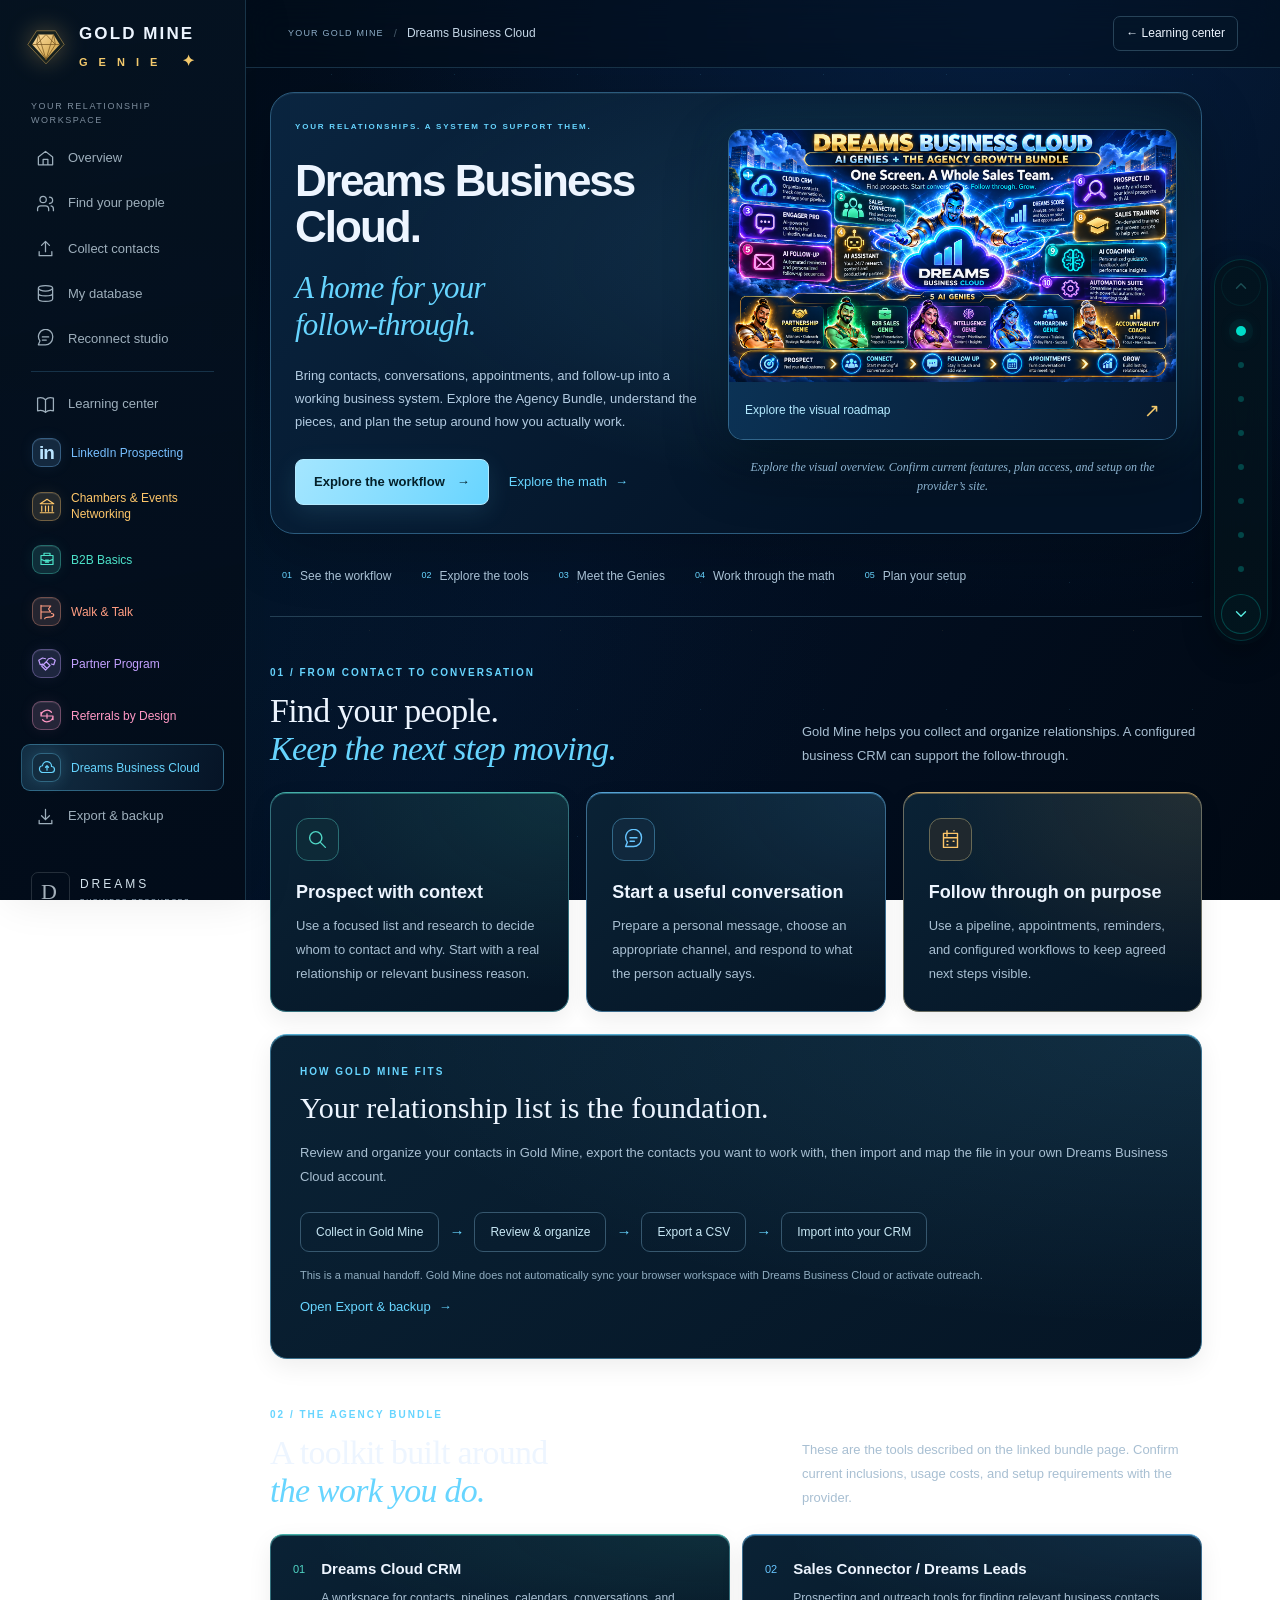
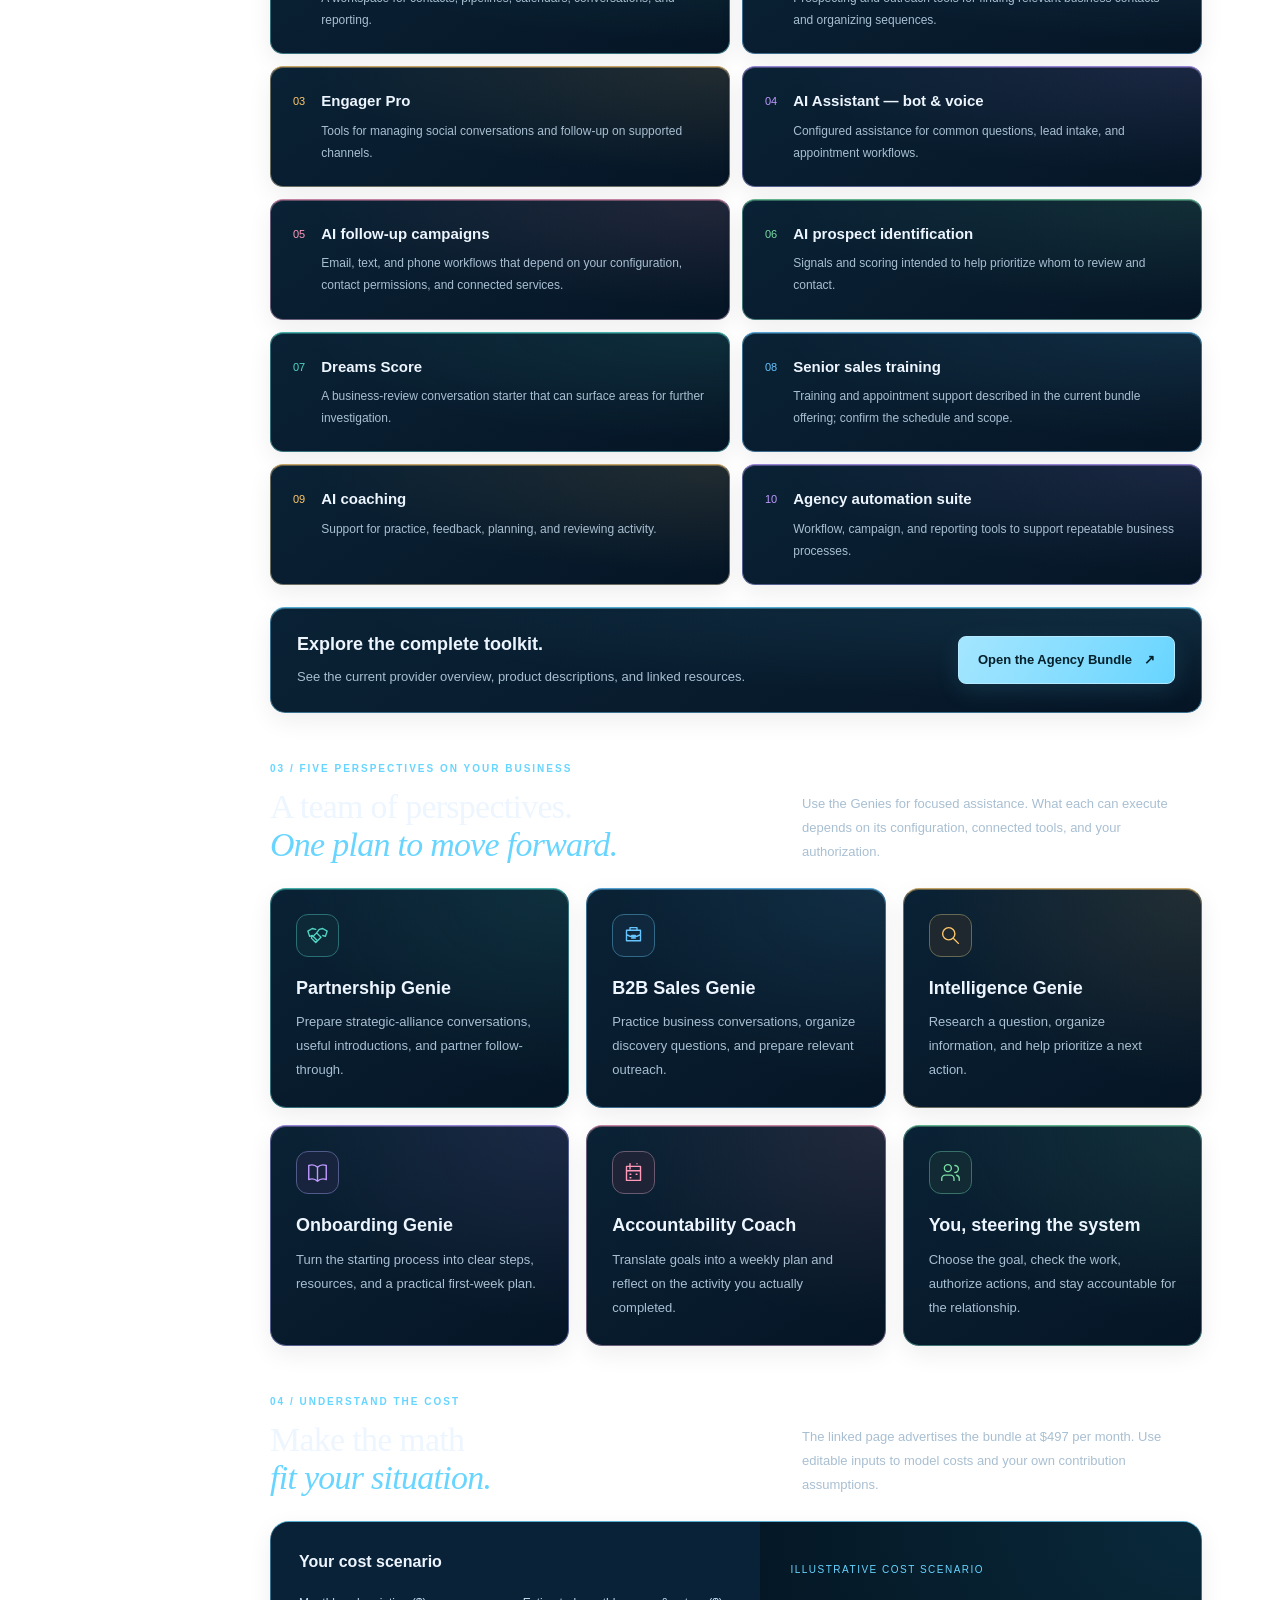
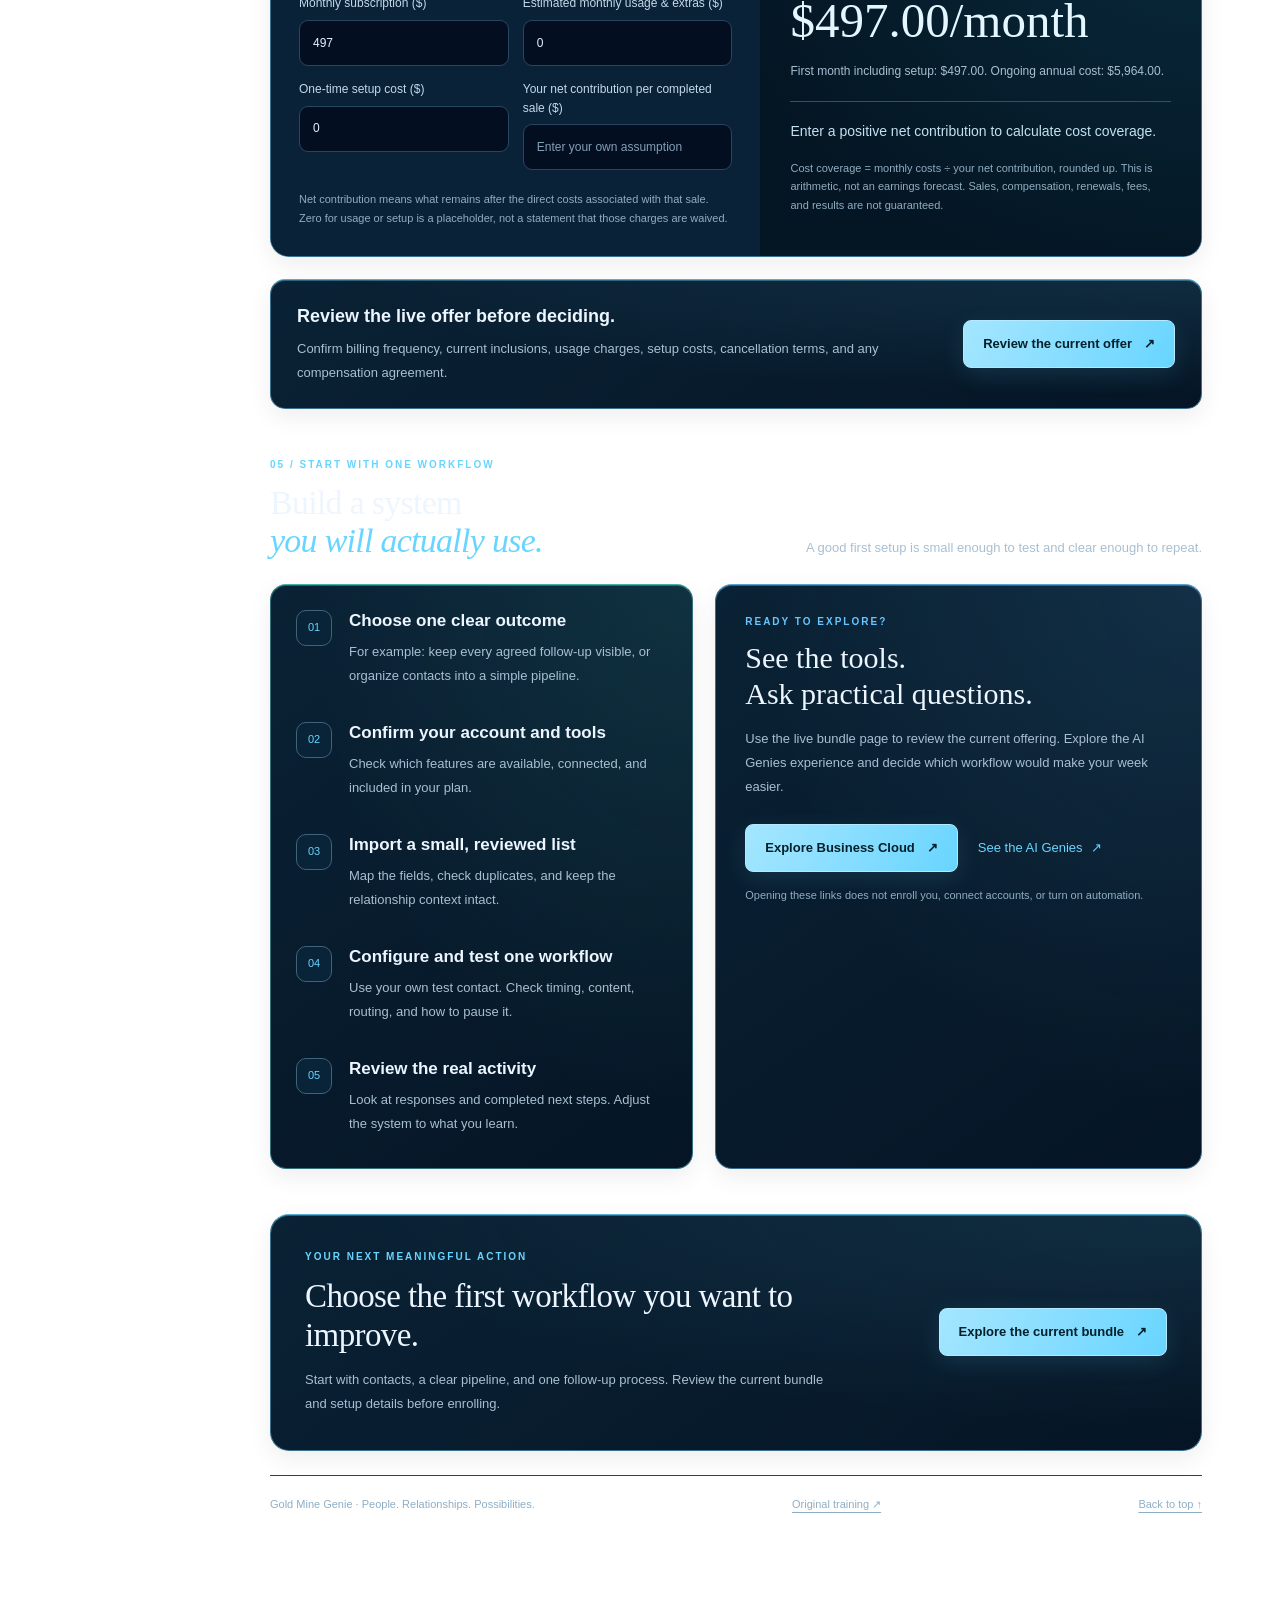
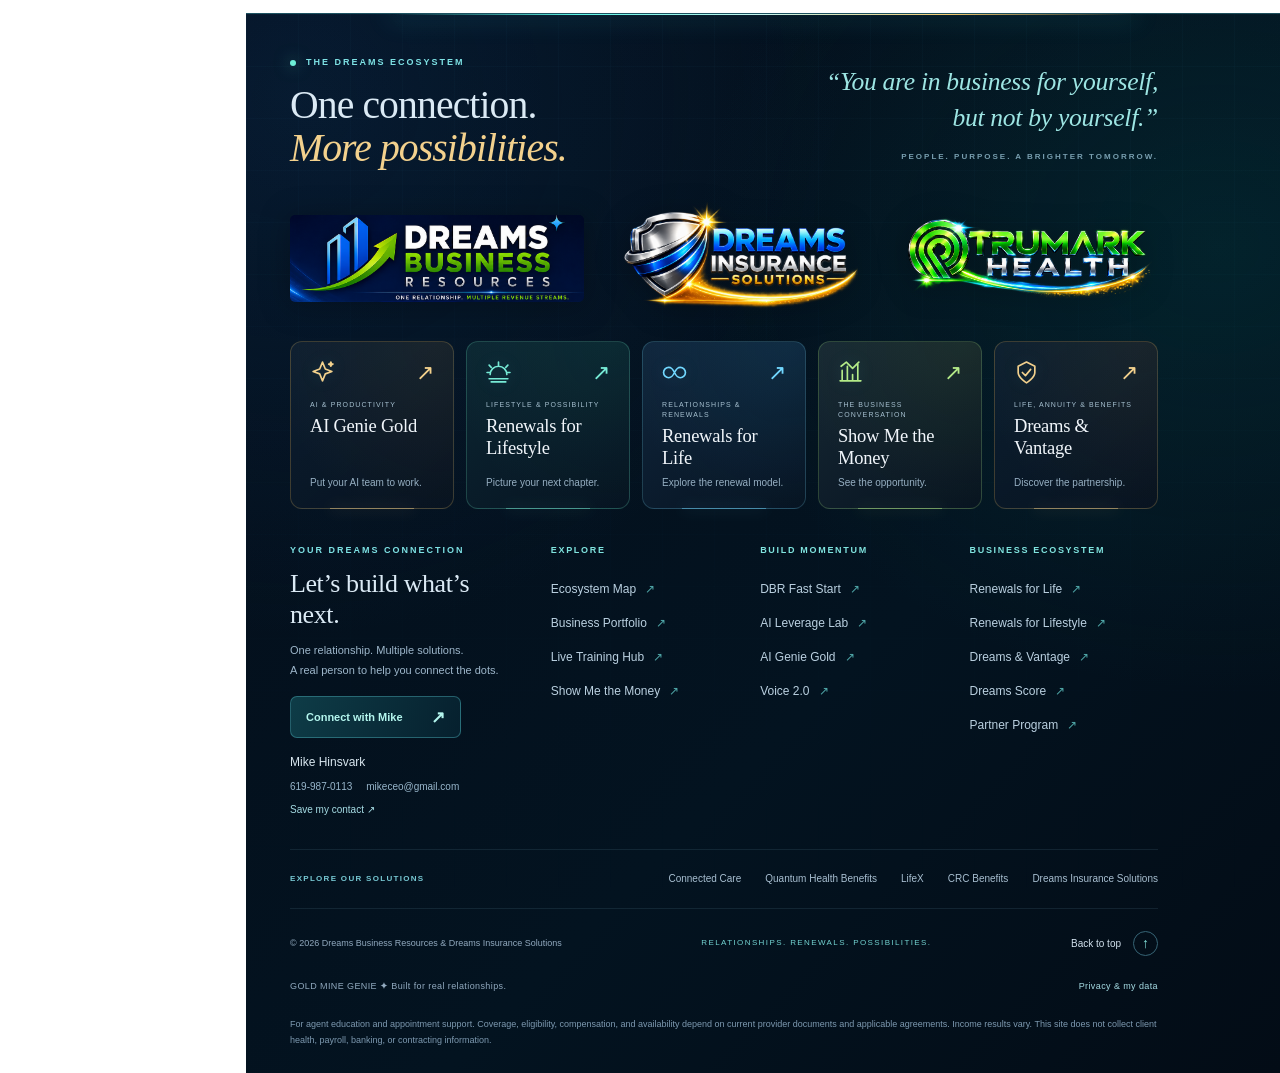
<file: gold/business-cloud/index.html>
<!doctype html>
<html lang="en">
<head>
  <meta charset="utf-8"><meta name="viewport" content="width=device-width, initial-scale=1">
  <title>Dreams Business Cloud | Gold Mine Genie</title>
  <meta name="description" content="Bring contacts, conversations, appointments, and follow-up into a working business system. Explore the Agency Bundle, understand the pieces, and plan the setup around how you actually work.">
  <meta name="robots" content="index,follow"><meta name="theme-color" content="#041224">
  <link rel="canonical" href="https://aigeniedatabase.com/gold/business-cloud/">
  <meta property="og:type" content="website"><meta property="og:title" content="Dreams Business Cloud | Gold Mine Genie">
  <meta property="og:description" content="Bring contacts, conversations, appointments, and follow-up into a working business system. Explore the Agency Bundle, understand the pieces, and plan the setup around how you actually work."><meta property="og:url" content="https://aigeniedatabase.com/gold/business-cloud/">
  <link rel="icon" href="favicon.svg" type="image/svg+xml">
  <link rel="stylesheet" href="../styles.css"><link rel="stylesheet" href="../navy-theme.css?v=20261015-video-button">
  <link rel="stylesheet" href="../playbooks/playbooks.css?v=20261015-playbooks"><link rel="stylesheet" href="../ecosystem-footer.css">
  <script defer src="../playbooks/playbooks.js?v=20261015-playbooks"></script>
  <script type="application/ld+json">{"@context": "https://schema.org", "@type": "WebPage", "name": "Dreams Business Cloud | Gold Mine Genie", "description": "Bring contacts, conversations, appointments, and follow-up into a working business system. Explore the Agency Bundle, understand the pieces, and plan the setup around how you actually work.", "url": "https://aigeniedatabase.com/gold/business-cloud/", "dateModified": "2026-10-16", "isPartOf": {"@type": "WebSite", "name": "Gold Mine Genie", "url": "https://aigeniedatabase.com/gold/"}}</script>
<link rel="stylesheet" href="../playbooks/compact-heroes.css?v=20261016-linkedin-size"><script defer src="../playbooks/visual-roadmap.js?v=20261016"></script><meta property="og:image" content="https://aigeniedatabase.com/gold/business-cloud/assets/business-cloud.png">  <link rel="stylesheet" href="../playbooks/card-accents.css?v=20261016-glow">

  <link rel="stylesheet" href="/gold/scroll-nav.css?v=20261019-rail">
  <script defer src="/gold/scroll-nav.js?v=20261019-rail"></script>
</head>
<body class="playbook-page" style="--accent:#67d5ff">
  <a class="skip" href="#main">Skip to the playbook</a>
  <aside class="sidebar" id="playbook-sidebar"><button type="button" class="pb-close-nav" data-close-nav aria-label="Close navigation">×</button><a class="brand" href="../#home"><img src="../assets/gem.svg" alt=""><span>GOLD MINE<span class="brand-genie">G E N I E <i>✦</i></span></span></a><div class="side-label">YOUR RELATIONSHIP WORKSPACE</div><nav aria-label="Main navigation"><a class="nav-item" href="../#home"><svg viewBox="0 0 24 24" aria-hidden="true"><path d="M3 10 12 3l9 7v10H3zM9 20v-7h6v7"/></svg><span>Overview</span></a><a class="nav-item" href="../#finder"><svg viewBox="0 0 24 24" aria-hidden="true"><path d="M16 21v-2a4 4 0 0 0-4-4H6a4 4 0 0 0-4 4v2M9 11a4 4 0 1 0 0-8 4 4 0 0 0 0 8M17 4a4 4 0 0 1 0 8M22 21v-2a4 4 0 0 0-3-3.9"/></svg><span>Find your people</span></a><a class="nav-item" href="../#import"><svg viewBox="0 0 24 24" aria-hidden="true"><path d="M12 16V3M7 8l5-5 5 5M4 16v5h16v-5"/></svg><span>Collect contacts</span></a><a class="nav-item" href="../#database"><svg viewBox="0 0 24 24" aria-hidden="true"><path d="M21 5c0 2-4 4-9 4S3 7 3 5s4-3 9-3 9 1 9 3M3 5v14c0 2 4 3 9 3s9-1 9-3V5M3 12c0 2 4 3 9 3s9-1 9-3"/></svg><span>My database</span></a><a class="nav-item" href="../#reconnect"><svg viewBox="0 0 24 24" aria-hidden="true"><path d="M21 11a9 9 0 0 1-9 9H3l2-5a9 9 0 1 1 16-4M8 10h8M8 14h5"/></svg><span>Reconnect studio</span></a><div class="nav-divider"></div><a class="nav-item" href="../#learn"><svg viewBox="0 0 24 24" aria-hidden="true"><path d="M12 6c-3-3-7-3-10-2v16c3-1 7-1 10 2 3-3 7-3 10-2V4c-3-1-7-1-10 2v16"/></svg><span>Learning center</span></a><a class="nav-item resource-link" href="../linkedin/" style="--nav-color:#77bfff"><span class="resource-symbol" aria-hidden="true"><b class="in-mark">in</b></span><span>LinkedIn Prospecting</span></a>
<a class="nav-item resource-link" href="../chambers/" style="--nav-color:#ffc76a"><span class="resource-symbol" aria-hidden="true"><svg viewBox="0 0 24 24" aria-hidden="true"><path d="M3 9h18L12 3 3 9Zm2 3v7m5-7v7m4-7v7m5-7v7M3 21h18"/></svg></span><span>Chambers &amp; Events Networking</span></a>
<a class="nav-item resource-link" href="../b2b-basics/" style="--nav-color:#4ce2c9"><span class="resource-symbol" aria-hidden="true"><svg viewBox="0 0 24 24" aria-hidden="true"><path d="M4 6h16v12H4V6Zm4 0V3h8v3M4 11c5 3 11 3 16 0M10 12h4v3h-4z"/></svg></span><span>B2B Basics</span></a>
<a class="nav-item resource-link" href="../walk-and-talk/" style="--nav-color:#ff9d82"><span class="resource-symbol" aria-hidden="true"><svg viewBox="0 0 24 24" aria-hidden="true"><path d="M4 21V3m0 1h13l-3 4 3 4H4M9 21c0-4 12 0 12-5 0-2-3-2-3-2"/></svg></span><span>Walk &amp; Talk</span></a>
<a class="nav-item resource-link" href="../partners/" style="--nav-color:#c3a1ff"><span class="resource-symbol" aria-hidden="true"><svg viewBox="0 0 24 24" aria-hidden="true"><path d="M8 12l3-3 5 5-4 4-6-6-3 1-2-6 5-3 4 1m1 4 3-4 4-1 5 3-2 6-3-1M6 12l-1 3 5 5 2-2"/></svg></span><span>Partner Program</span></a>
<a class="nav-item resource-link" href="../referrals/" style="--nav-color:#ff98c4"><span class="resource-symbol" aria-hidden="true"><svg viewBox="0 0 24 24" aria-hidden="true"><path d="M18 7a8 8 0 0 0-14 5m0-5v5h5m-3 5a8 8 0 0 0 14-5m0 5v-5h-5M12 9v6m-3-3h6"/></svg></span><span>Referrals by Design</span></a>
<a class="nav-item resource-link active" href="../business-cloud/" style="--nav-color:#67d5ff" aria-current="page"><span class="resource-symbol" aria-hidden="true"><svg viewBox="0 0 24 24" aria-hidden="true"><path d="M7 18h11a4 4 0 0 0 0-8 6 6 0 0 0-12-1 4.5 4.5 0 0 0 1 9Zm3-7 2-2 2 2m-2-2v6"/></svg></span><span>Dreams Business Cloud</span></a><a class="nav-item" href="../#export"><svg viewBox="0 0 24 24" aria-hidden="true"><path d="M12 3v13M7 11l5 5 5-5M4 17v4h16v-4"/></svg><span>Export &amp; backup</span></a></nav><div class="sidebar-foot"><div class="dbr-mark">D</div><span>DREAMS<small>BUSINESS RESOURCES</small></span></div></aside>
  <div class="page-shell">
    <header class="topbar"><button id="mobile-menu" class="icon-button" aria-label="Open navigation" aria-controls="playbook-sidebar" aria-expanded="false">☰</button><div class="breadcrumb"><a href="../#home">YOUR GOLD MINE</a><b>/</b><span>Dreams Business Cloud</span></div><a class="small-btn" href="../#learn">← Learning center</a></header>
    <main id="main" class="playbook-main" tabindex="-1">
      <section class="compact-hero" aria-labelledby="page-title"><div class="compact-copy"><div class="eyebrow">YOUR RELATIONSHIPS. A SYSTEM TO SUPPORT THEM.</div><h1 id="page-title">Dreams Business Cloud.<em>A home for your<br>follow-through.</em></h1><p>Bring contacts, conversations, appointments, and follow-up into a working business system. Explore the Agency Bundle, understand the pieces, and plan the setup around how you actually work.</p><div class="pb-actions"><a class="btn btn-accent" href="#workflow">Explore the workflow <span aria-hidden="true">→</span></a><a class="text-btn" href="#math">Explore the math <span aria-hidden="true">→</span></a></div></div><figure class="compact-art"><a class="compact-art-link" data-visual-roadmap data-title="Dreams Business Cloud" href="assets/business-cloud.png" target="_blank" rel="noopener noreferrer" aria-label="Enlarge Dreams Business Cloud"><img src="assets/business-cloud.png" alt="Dreams Business Cloud visual guide" width="1672" height="941" fetchpriority="high"><span class="compact-expand">Explore the visual roadmap <b aria-hidden="true">↗</b></span></a><figcaption>Explore the visual overview. Confirm current features, plan access, and setup on the provider’s site.</figcaption></figure></section>
      <nav class="pb-index" aria-label="On this page"><a href="#workflow"><b>01</b>See the workflow</a><a href="#toolkit"><b>02</b>Explore the tools</a><a href="#genies"><b>03</b>Meet the Genies</a><a href="#math"><b>04</b>Work through the math</a><a href="#setup"><b>05</b>Plan your setup</a></nav>
      <section class="pb-section" id="workflow"><div class="pb-heading"><div><div class="eyebrow">01 / FROM CONTACT TO CONVERSATION</div><h2>Find your people.<br><em>Keep the next step moving.</em></h2></div><p>Gold Mine helps you collect and organize relationships. A configured business CRM can support the follow-through.</p></div><div class="pb-grid three"><article class="pb-card"><div class="card-icon"><svg viewBox="0 0 24 24" aria-hidden="true"><path d="M10 17a7 7 0 1 0 0-14 7 7 0 0 0 0 14Zm5-2 6 6"/></svg></div><h3>Prospect with context</h3><p>Use a focused list and research to decide whom to contact and why. Start with a real relationship or relevant business reason.</p></article><article class="pb-card"><div class="card-icon"><svg viewBox="0 0 24 24" aria-hidden="true"><path d="M21 11a9 9 0 0 1-9 9H3l2-5a9 9 0 1 1 16-4M8 10h8M8 14h5"/></svg></div><h3>Start a useful conversation</h3><p>Prepare a personal message, choose an appropriate channel, and respond to what the person actually says.</p></article><article class="pb-card"><div class="card-icon"><svg viewBox="0 0 24 24" aria-hidden="true"><path d="M4 5h16v16H4V5Zm4-3v6m8-6V2M4 10h16M8 14h1m6 0h1m-8 4h1"/></svg></div><h3>Follow through on purpose</h3><p>Use a pipeline, appointments, reminders, and configured workflows to keep agreed next steps visible.</p></article></div><div class="pb-highlight" style="margin-top:22px"><div class="eyebrow">HOW GOLD MINE FITS</div><h3>Your relationship list is the foundation.</h3><p>Review and organize your contacts in Gold Mine, export the contacts you want to work with, then import and map the file in your own Dreams Business Cloud account.</p><div class="pb-cloud-flow"><span>Collect in Gold Mine</span><b>→</b><span>Review &amp; organize</span><b>→</b><span>Export a CSV</span><b>→</b><span>Import into your CRM</span></div><p class="pb-note">This is a manual handoff. Gold Mine does not automatically sync your browser workspace with Dreams Business Cloud or activate outreach.</p><a class="text-btn" href="../#export">Open Export & backup <span aria-hidden="true">→</span></a></div></section><section class="pb-section" id="toolkit"><div class="pb-heading"><div><div class="eyebrow">02 / THE AGENCY BUNDLE</div><h2>A toolkit built around<br><em>the work you do.</em></h2></div><p>These are the tools described on the linked bundle page. Confirm current inclusions, usage costs, and setup requirements with the provider.</p></div><div class="pb-toolkit"><article class="pb-tool"><span>01</span><div><h3>Dreams Cloud CRM</h3><p>A workspace for contacts, pipelines, calendars, conversations, and reporting.</p></div></article><article class="pb-tool"><span>02</span><div><h3>Sales Connector / Dreams Leads</h3><p>Prospecting and outreach tools for finding relevant business contacts and organizing sequences.</p></div></article><article class="pb-tool"><span>03</span><div><h3>Engager Pro</h3><p>Tools for managing social conversations and follow-up on supported channels.</p></div></article><article class="pb-tool"><span>04</span><div><h3>AI Assistant — bot & voice</h3><p>Configured assistance for common questions, lead intake, and appointment workflows.</p></div></article><article class="pb-tool"><span>05</span><div><h3>AI follow-up campaigns</h3><p>Email, text, and phone workflows that depend on your configuration, contact permissions, and connected services.</p></div></article><article class="pb-tool"><span>06</span><div><h3>AI prospect identification</h3><p>Signals and scoring intended to help prioritize whom to review and contact.</p></div></article><article class="pb-tool"><span>07</span><div><h3>Dreams Score</h3><p>A business-review conversation starter that can surface areas for further investigation.</p></div></article><article class="pb-tool"><span>08</span><div><h3>Senior sales training</h3><p>Training and appointment support described in the current bundle offering; confirm the schedule and scope.</p></div></article><article class="pb-tool"><span>09</span><div><h3>AI coaching</h3><p>Support for practice, feedback, planning, and reviewing activity.</p></div></article><article class="pb-tool"><span>10</span><div><h3>Agency automation suite</h3><p>Workflow, campaign, and reporting tools to support repeatable business processes.</p></div></article></div><div class="pb-banner"><div><h3>Explore the complete toolkit.</h3><p>See the current provider overview, product descriptions, and linked resources.</p></div><a class="btn btn-accent" href="https://aileveragelab.pro/bundle/" target="_blank" rel="noopener noreferrer">Open the Agency Bundle <span aria-hidden="true">↗</span></a></div></section><section class="pb-section" id="genies"><div class="pb-heading"><div><div class="eyebrow">03 / FIVE PERSPECTIVES ON YOUR BUSINESS</div><h2>A team of perspectives.<br><em>One plan to move forward.</em></h2></div><p>Use the Genies for focused assistance. What each can execute depends on its configuration, connected tools, and your authorization.</p></div><div class="pb-grid three"><article class="pb-card"><div class="card-icon"><svg viewBox="0 0 24 24" aria-hidden="true"><path d="M8 12l3-3 5 5-4 4-6-6-3 1-2-6 5-3 4 1m1 4 3-4 4-1 5 3-2 6-3-1M6 12l-1 3 5 5 2-2"/></svg></div><h3>Partnership Genie</h3><p>Prepare strategic-alliance conversations, useful introductions, and partner follow-through.</p></article><article class="pb-card"><div class="card-icon"><svg viewBox="0 0 24 24" aria-hidden="true"><path d="M4 6h16v12H4V6Zm4 0V3h8v3M4 11c5 3 11 3 16 0M10 12h4v3h-4z"/></svg></div><h3>B2B Sales Genie</h3><p>Practice business conversations, organize discovery questions, and prepare relevant outreach.</p></article><article class="pb-card"><div class="card-icon"><svg viewBox="0 0 24 24" aria-hidden="true"><path d="M10 17a7 7 0 1 0 0-14 7 7 0 0 0 0 14Zm5-2 6 6"/></svg></div><h3>Intelligence Genie</h3><p>Research a question, organize information, and help prioritize a next action.</p></article><article class="pb-card"><div class="card-icon"><svg viewBox="0 0 24 24" aria-hidden="true"><path d="M12 6c-3-3-7-3-10-2v16c3-1 7-1 10 2 3-3 7-3 10-2V4c-3-1-7-1-10 2v16"/></svg></div><h3>Onboarding Genie</h3><p>Turn the starting process into clear steps, resources, and a practical first-week plan.</p></article><article class="pb-card"><div class="card-icon"><svg viewBox="0 0 24 24" aria-hidden="true"><path d="M4 5h16v16H4V5Zm4-3v6m8-6V2M4 10h16M8 14h1m6 0h1m-8 4h1"/></svg></div><h3>Accountability Coach</h3><p>Translate goals into a weekly plan and reflect on the activity you actually completed.</p></article><article class="pb-card"><div class="card-icon"><svg viewBox="0 0 24 24" aria-hidden="true"><path d="M16 21v-2a4 4 0 0 0-4-4H6a4 4 0 0 0-4 4v2M9 11a4 4 0 1 0 0-8 4 4 0 0 0 0 8M17 4a4 4 0 0 1 0 8M22 21v-2a4 4 0 0 0-3-3.9"/></svg></div><h3>You, steering the system</h3><p>Choose the goal, check the work, authorize actions, and stay accountable for the relationship.</p></article></div></section><section class="pb-section" id="math"><div class="pb-heading"><div><div class="eyebrow">04 / UNDERSTAND THE COST</div><h2>Make the math<br><em>fit your situation.</em></h2></div><p>The linked page advertises the bundle at $497 per month. Use editable inputs to model costs and your own contribution assumptions.</p></div><div class="pb-calculator"><div class="pb-calculator-fields"><h3>Your cost scenario</h3><div class="pb-fields"><label class="pb-field" for="cloud-cost">Monthly subscription ($)<input id="cloud-cost" data-cloud-cost type="number" min="0" step="0.01" value="497" inputmode="decimal"></label><label class="pb-field" for="cloud-usage">Estimated monthly usage &amp; extras ($)<input id="cloud-usage" data-cloud-cost type="number" min="0" step="0.01" value="0" inputmode="decimal"></label><label class="pb-field" for="cloud-setup">One-time setup cost ($)<input id="cloud-setup" data-cloud-cost type="number" min="0" step="0.01" value="0" inputmode="decimal"></label><label class="pb-field" for="cloud-contribution">Your net contribution per completed sale ($)<input id="cloud-contribution" data-cloud-cost type="number" min="0" step="0.01" placeholder="Enter your own assumption" inputmode="decimal"></label></div><p class="pb-note">Net contribution means what remains after the direct costs associated with that sale. Zero for usage or setup is a placeholder, not a statement that those charges are waived.</p></div><div class="pb-calculator-output" aria-live="polite"><span>ILLUSTRATIVE COST SCENARIO</span><strong id="cloud-total">$497/month</strong><p id="cloud-first">First month including setup: $497. Ongoing annual cost: $5,964.</p><p class="calc-line" id="cloud-cover">Enter your own positive net contribution to calculate cost coverage.</p><p class="pb-note">Cost coverage = monthly costs ÷ your net contribution, rounded up. This is arithmetic, not an earnings forecast. Sales, compensation, renewals, fees, and results are not guaranteed.</p></div></div><div class="pb-banner"><div><h3>Review the live offer before deciding.</h3><p>Confirm billing frequency, current inclusions, usage charges, setup costs, cancellation terms, and any compensation agreement.</p></div><a class="btn btn-accent" href="https://aileveragelab.pro/bundle/#math" target="_blank" rel="noopener noreferrer">Review the current offer <span aria-hidden="true">↗</span></a></div></section><section class="pb-section" id="setup"><div class="pb-heading"><div><div class="eyebrow">05 / START WITH ONE WORKFLOW</div><h2>Build a system<br><em>you will actually use.</em></h2></div><p>A good first setup is small enough to test and clear enough to repeat.</p></div><div class="pb-split"><div class="pb-card"><ol class="pb-steps"><li><h3>Choose one clear outcome</h3><p>For example: keep every agreed follow-up visible, or organize contacts into a simple pipeline.</p></li><li><h3>Confirm your account and tools</h3><p>Check which features are available, connected, and included in your plan.</p></li><li><h3>Import a small, reviewed list</h3><p>Map the fields, check duplicates, and keep the relationship context intact.</p></li><li><h3>Configure and test one workflow</h3><p>Use your own test contact. Check timing, content, routing, and how to pause it.</p></li><li><h3>Review the real activity</h3><p>Look at responses and completed next steps. Adjust the system to what you learn.</p></li></ol></div><div class="pb-highlight"><div class="eyebrow">READY TO EXPLORE?</div><h3>See the tools.<br>Ask practical questions.</h3><p>Use the live bundle page to review the current offering. Explore the AI Genies experience and decide which workflow would make your week easier.</p><div class="pb-actions"><a class="btn btn-accent" href="https://aileveragelab.pro/bundle/" target="_blank" rel="noopener noreferrer">Explore Business Cloud <span aria-hidden="true">↗</span></a><a class="text-btn" href="https://dreamsaiagents.pro/" target="_blank" rel="noopener noreferrer">See the AI Genies <span aria-hidden="true">↗</span></a></div><p class="pb-note">Opening these links does not enroll you, connect accounts, or turn on automation.</p></div></div></section>
      <section class="pb-next"><div><div class="eyebrow">YOUR NEXT MEANINGFUL ACTION</div><h2>Choose the first workflow you want to improve.</h2><p>Start with contacts, a clear pipeline, and one follow-up process. Review the current bundle and setup details before enrolling.</p></div><a class="btn btn-accent" href="https://aileveragelab.pro/bundle/#math" target="_blank" rel="noopener noreferrer">Explore the current bundle <span aria-hidden="true">↗</span></a></section>
      <div class="pb-bottom"><span>Gold Mine Genie · People. Relationships. Possibilities.</span><a href="https://aileveragelab.pro/bundle/#math" target="_blank" rel="noopener noreferrer">Original training ↗</a><a href="#main">Back to top ↑</a></div>
    </main>
    <footer class="ecosystem-footer" id="contact" aria-labelledby="ecosystem-heading">
  <div class="eco-horizon" aria-hidden="true"></div>
  <div class="wrap eco-inner">
    <div class="eco-intro">
      <div><p class="eco-kicker"><span aria-hidden="true"></span>THE DREAMS ECOSYSTEM</p><h2 id="ecosystem-heading">One connection.<br><em>More possibilities.</em></h2></div>
      <blockquote>“You are in business for yourself,<br>but not by yourself.”<span>PEOPLE. PURPOSE. A BRIGHTER TOMORROW.</span></blockquote>
    </div>
    <div class="eco-brands" aria-label="The Dreams family of brands">
      <a href="https://dreams.tax/index.html" target="_blank" rel="noopener noreferrer" aria-label="Explore Dreams Business Resources"><img class="eco-dbr" src="../assets/ecosystem/dbr-business-resources.png" width="1003" height="298" loading="lazy" alt="Dreams Business Resources — One relationship. Multiple revenue streams."></a>
      <a href="https://trumark.health/dreams-insurance.html" aria-label="Explore Dreams Insurance Solutions"><img class="eco-dis" src="../assets/ecosystem/dreams-gold-hero.png" width="1536" height="1024" loading="lazy" alt="Dreams Insurance Solutions"></a>
      <a href="https://trumark.health/index.html" aria-label="Explore Trumark Health benefits"><img class="eco-trumark" src="../assets/ecosystem/trumark-health-hero.png" width="1921" height="819" loading="lazy" alt="Trumark Health"></a>
    </div>
    <nav class="eco-featured" aria-label="Featured Dreams destinations"><a class="eco-destination eco-genie" href="https://aigeniedatabase.com/gold" target="_blank" rel="noopener noreferrer"><div class="eco-card-top"><span class="eco-icon"><svg viewBox="0 0 24 24" fill="none" stroke="currentColor" stroke-width="1.45" stroke-linecap="round" stroke-linejoin="round" aria-hidden="true"><path d="m12 2 2.7 6.7L21 11l-6.3 2.3L12 20l-2.7-6.7L3 11l6.3-2.3L12 2Z"/><path d="m20 2 .7 1.7L22 4l-1.3.5L20 6l-.7-1.5L18 4l1.3-.3L20 2Z"/></svg></span><span aria-hidden="true">↗</span></div><span class="eco-card-kicker">AI & PRODUCTIVITY</span><strong>AI Genie Gold</strong><small>Put your AI team to work.</small></a><a class="eco-destination eco-lifestyle" href="https://renewalsforlifestyle.com/" target="_blank" rel="noopener noreferrer"><div class="eco-card-top"><span class="eco-icon"><svg viewBox="0 0 24 24" fill="none" stroke="currentColor" stroke-width="1.45" stroke-linecap="round" stroke-linejoin="round" aria-hidden="true"><path d="M3 18h18M5 21h14M4 14a8 8 0 0 1 16 0M12 2v3M3 5l2 2M21 5l-2 2M1 12h3M20 12h3"/></svg></span><span aria-hidden="true">↗</span></div><span class="eco-card-kicker">LIFESTYLE & POSSIBILITY</span><strong>Renewals for Lifestyle</strong><small>Picture your next chapter.</small></a><a class="eco-destination eco-renewals" href="https://renewalsforlife.info/" target="_blank" rel="noopener noreferrer"><div class="eco-card-top"><span class="eco-icon"><svg viewBox="0 0 24 24" fill="none" stroke="currentColor" stroke-width="1.45" stroke-linecap="round" stroke-linejoin="round" aria-hidden="true"><path d="M12 12c-2-4-3-5-5.5-5a5 5 0 0 0 0 10C9 17 10 16 12 12Zm0 0c2-4 3-5 5.5-5a5 5 0 0 1 0 10C15 17 14 16 12 12Z"/></svg></span><span aria-hidden="true">↗</span></div><span class="eco-card-kicker">RELATIONSHIPS & RENEWALS</span><strong>Renewals for Life</strong><small>Explore the renewal model.</small></a><a class="eco-destination eco-money" href="https://showmethemoney.pro/dreams/" target="_blank" rel="noopener noreferrer"><div class="eco-card-top"><span class="eco-icon"><svg viewBox="0 0 24 24" fill="none" stroke="currentColor" stroke-width="1.45" stroke-linecap="round" stroke-linejoin="round" aria-hidden="true"><path d="M4 20V10m5 10V6m5 14v-6m5 6V3M2 20h20M3 6l5-4 6 6 6-6"/></svg></span><span aria-hidden="true">↗</span></div><span class="eco-card-kicker">THE BUSINESS CONVERSATION</span><strong>Show Me the Money</strong><small>See the opportunity.</small></a><a class="eco-destination eco-vantage" href="https://dreamsvantage.com/" target="_blank" rel="noopener noreferrer"><div class="eco-card-top"><span class="eco-icon"><svg viewBox="0 0 24 24" fill="none" stroke="currentColor" stroke-width="1.45" stroke-linecap="round" stroke-linejoin="round" aria-hidden="true"><path d="m12 2 8 4v6c0 5-8 10-8 10S4 17 4 12V6l8-4Z"/><path d="m8 12 3 3 5-6"/></svg></span><span aria-hidden="true">↗</span></div><span class="eco-card-kicker">LIFE, ANNUITY & BENEFITS</span><strong>Dreams & Vantage</strong><small>Discover the partnership.</small></a></nav>
    <div class="eco-directory">
      <div class="eco-contact"><p class="eco-label">YOUR DREAMS CONNECTION</p><h3>Let’s build what’s next.</h3><p>One relationship. Multiple solutions.<br>A real person to help you connect the dots.</p><a class="eco-contact-button" href="mailto:mikeceo@gmail.com">Connect with Mike<span aria-hidden="true">↗</span></a><div class="eco-person"><strong>Mike Hinsvark</strong><a href="tel:+16199870113">619-987-0113</a><a href="mailto:mikeceo@gmail.com">mikeceo@gmail.com</a><a class="eco-save-contact" href="https://lcardapp.com/lcard/mikeceo-82581" target="_blank" rel="noopener noreferrer">Save my contact <span aria-hidden="true">↗</span></a></div></div>
      <nav class="eco-link-column" aria-label="Ecosystem exploration"><h3>Explore</h3><ul><li><a href="https://dreamsfaststart.com/ecosystem.html" target="_blank" rel="noopener noreferrer">Ecosystem Map<span aria-hidden="true">↗</span></a></li><li><a href="https://dreamsfaststart.com/portfolio.html" target="_blank" rel="noopener noreferrer">Business Portfolio<span aria-hidden="true">↗</span></a></li><li><a href="https://dreamsfaststart.com/livetrainings/" target="_blank" rel="noopener noreferrer">Live Training Hub<span aria-hidden="true">↗</span></a></li><li><a href="https://showmethemoney.pro/dreams/" target="_blank" rel="noopener noreferrer">Show Me the Money<span aria-hidden="true">↗</span></a></li></ul></nav>
      <nav class="eco-link-column" aria-label="Learning and AI resources"><h3>Build momentum</h3><ul><li><a href="https://dreamsfaststart.com/" target="_blank" rel="noopener noreferrer">DBR Fast Start<span aria-hidden="true">↗</span></a></li><li><a href="https://aileveragelab.pro/" target="_blank" rel="noopener noreferrer">AI Leverage Lab<span aria-hidden="true">↗</span></a></li><li><a href="https://aigeniedatabase.com/gold" target="_blank" rel="noopener noreferrer">AI Genie Gold<span aria-hidden="true">↗</span></a></li><li><a href="https://voice-20-sales-agent.mikeceo1840.chatgpt.site/#top" target="_blank" rel="noopener noreferrer">Voice 2.0<span aria-hidden="true">↗</span></a></li></ul></nav>
      <nav class="eco-link-column" aria-label="Business opportunity ecosystem"><h3>Business ecosystem</h3><ul><li><a href="https://renewalsforlife.info/" target="_blank" rel="noopener noreferrer">Renewals for Life<span aria-hidden="true">↗</span></a></li><li><a href="https://renewalsforlifestyle.com/" target="_blank" rel="noopener noreferrer">Renewals for Lifestyle<span aria-hidden="true">↗</span></a></li><li><a href="https://dreamsvantage.com/" target="_blank" rel="noopener noreferrer">Dreams & Vantage<span aria-hidden="true">↗</span></a></li><li><a href="https://dreamsscores.com/?refid=AA0233" target="_blank" rel="noopener noreferrer">Dreams Score<span aria-hidden="true">↗</span></a></li><li><a href="https://strategicpartners.pro/" target="_blank" rel="noopener noreferrer">Partner Program<span aria-hidden="true">↗</span></a></li></ul></nav>
    </div>
    <nav class="eco-products" aria-label="Explore all products"><span>EXPLORE OUR SOLUTIONS</span><a href="https://dreams-connected-care.mikeceo1840.chatgpt.site/" >Connected Care</a><a href="https://dreams-connected-care.mikeceo1840.chatgpt.site/quantum.html" >Quantum Health Benefits</a><a href="https://dreams-connected-care.mikeceo1840.chatgpt.site/lifex.html" >LifeX</a><a href="https://dreams-connected-care.mikeceo1840.chatgpt.site/crc-benefits.html" >CRC Benefits</a><a href="https://dreams-connected-care.mikeceo1840.chatgpt.site/dreams-insurance.html" >Dreams Insurance Solutions</a></nav>
    <div class="eco-bottom"><span>© 2026 Dreams Business Resources & Dreams Insurance Solutions</span><span class="eco-signoff">RELATIONSHIPS. RENEWALS. POSSIBILITIES.</span><a href="#main">Back to top <span aria-hidden="true">↑</span></a></div>
    <div class="eco-workspace"><span>GOLD MINE GENIE <b aria-hidden="true">✦</b> Built for real relationships.</span><a href="../#settings">Privacy &amp; my data</a></div>
    <p class="eco-note">For agent education and appointment support. Coverage, eligibility, compensation, and availability depend on current provider documents and applicable agreements. Income results vary. This site does not collect client health, payroll, banking, or contracting information.</p>
  </div>
</footer>
  </div>
  <dialog class="pb-dialog" id="pb-copy-dialog" aria-labelledby="pb-copy-title"><h2 id="pb-copy-title">Copy your draft</h2><p>Select and copy the text below, then personalize it before sending.</p><textarea id="pb-copy-text" aria-label="Draft to copy" readonly></textarea><button type="button" class="pb-copy" data-close-copy>Done</button></dialog>
  <div id="pb-toast" class="pb-toast" role="status" aria-live="polite"></div>
<dialog id="visual-roadmap-dialog" aria-labelledby="visual-roadmap-title"><div class="visual-roadmap-toolbar"><h2 id="visual-roadmap-title">Visual roadmap</h2><button type="button" class="small-btn" id="visual-roadmap-close" aria-label="Close enlarged graphic">Close ×</button></div><img id="visual-roadmap-image" alt=""></dialog></body>
</html>
</file>
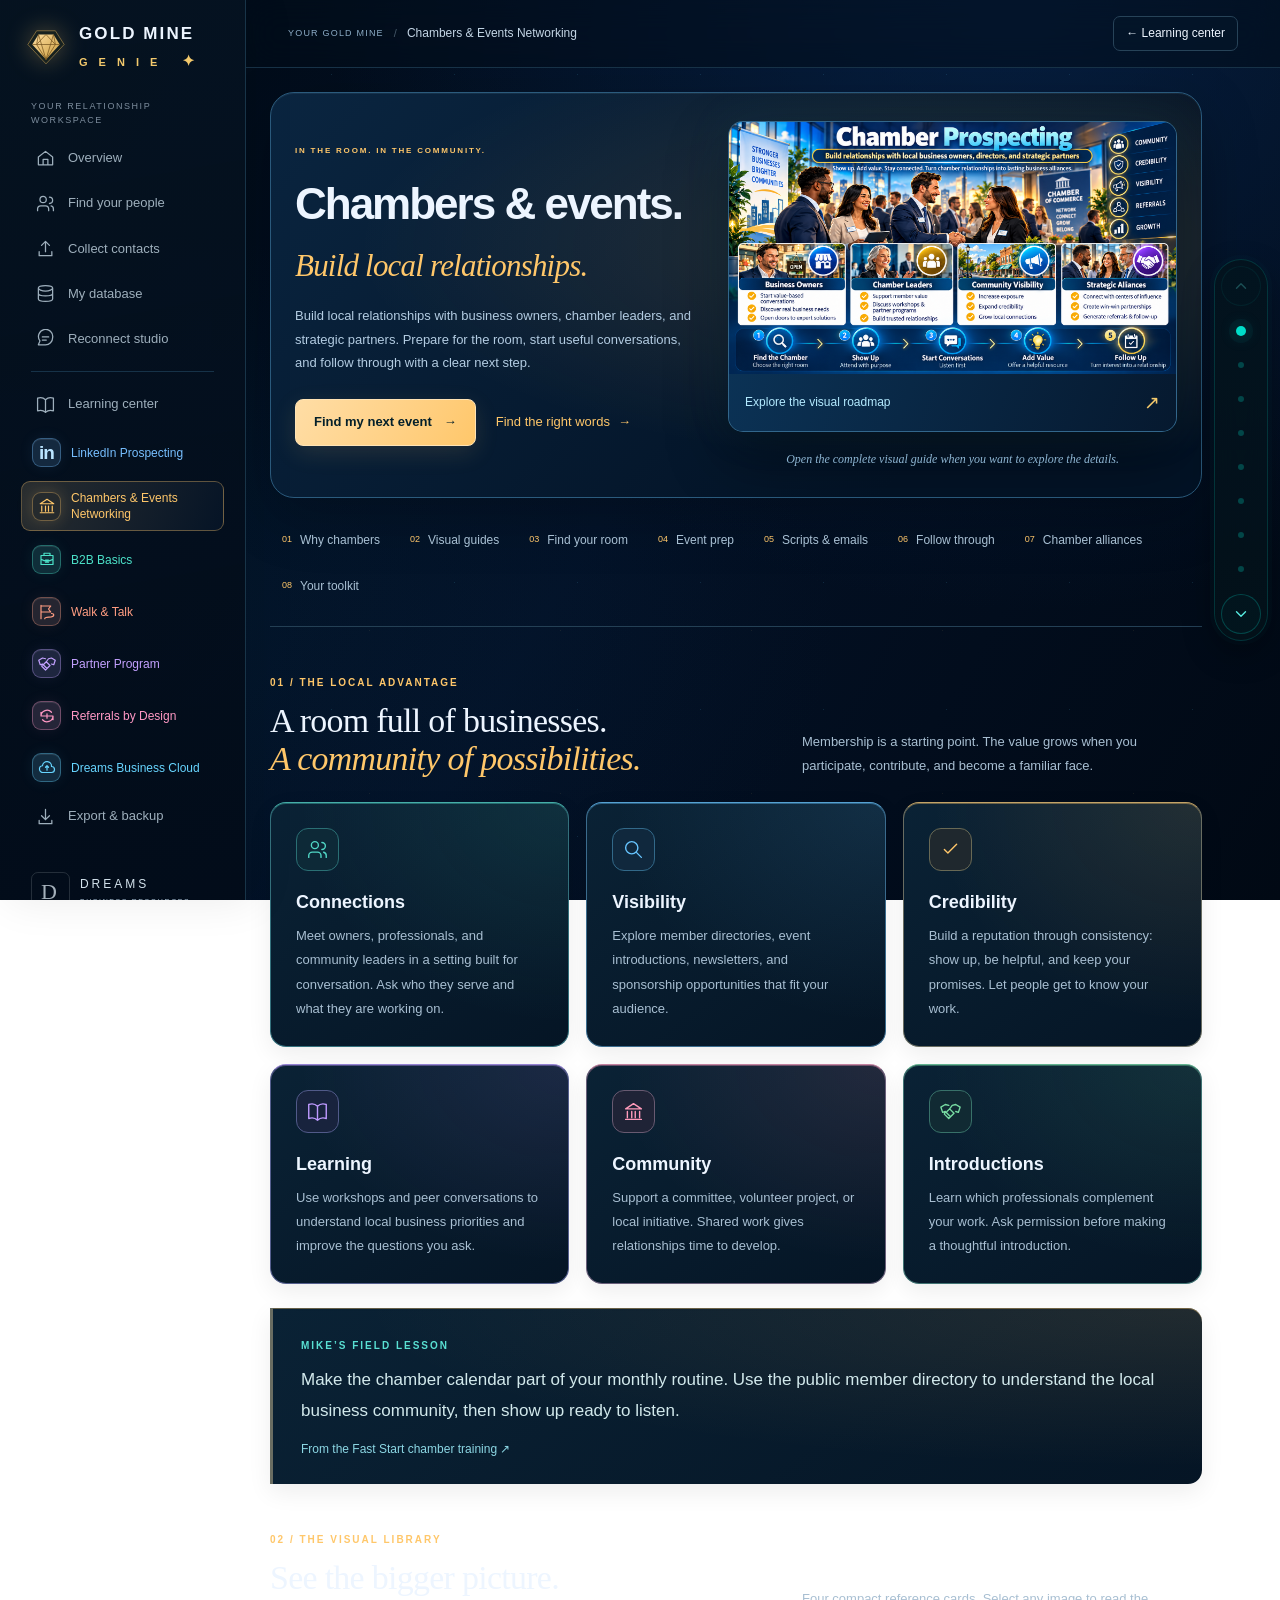
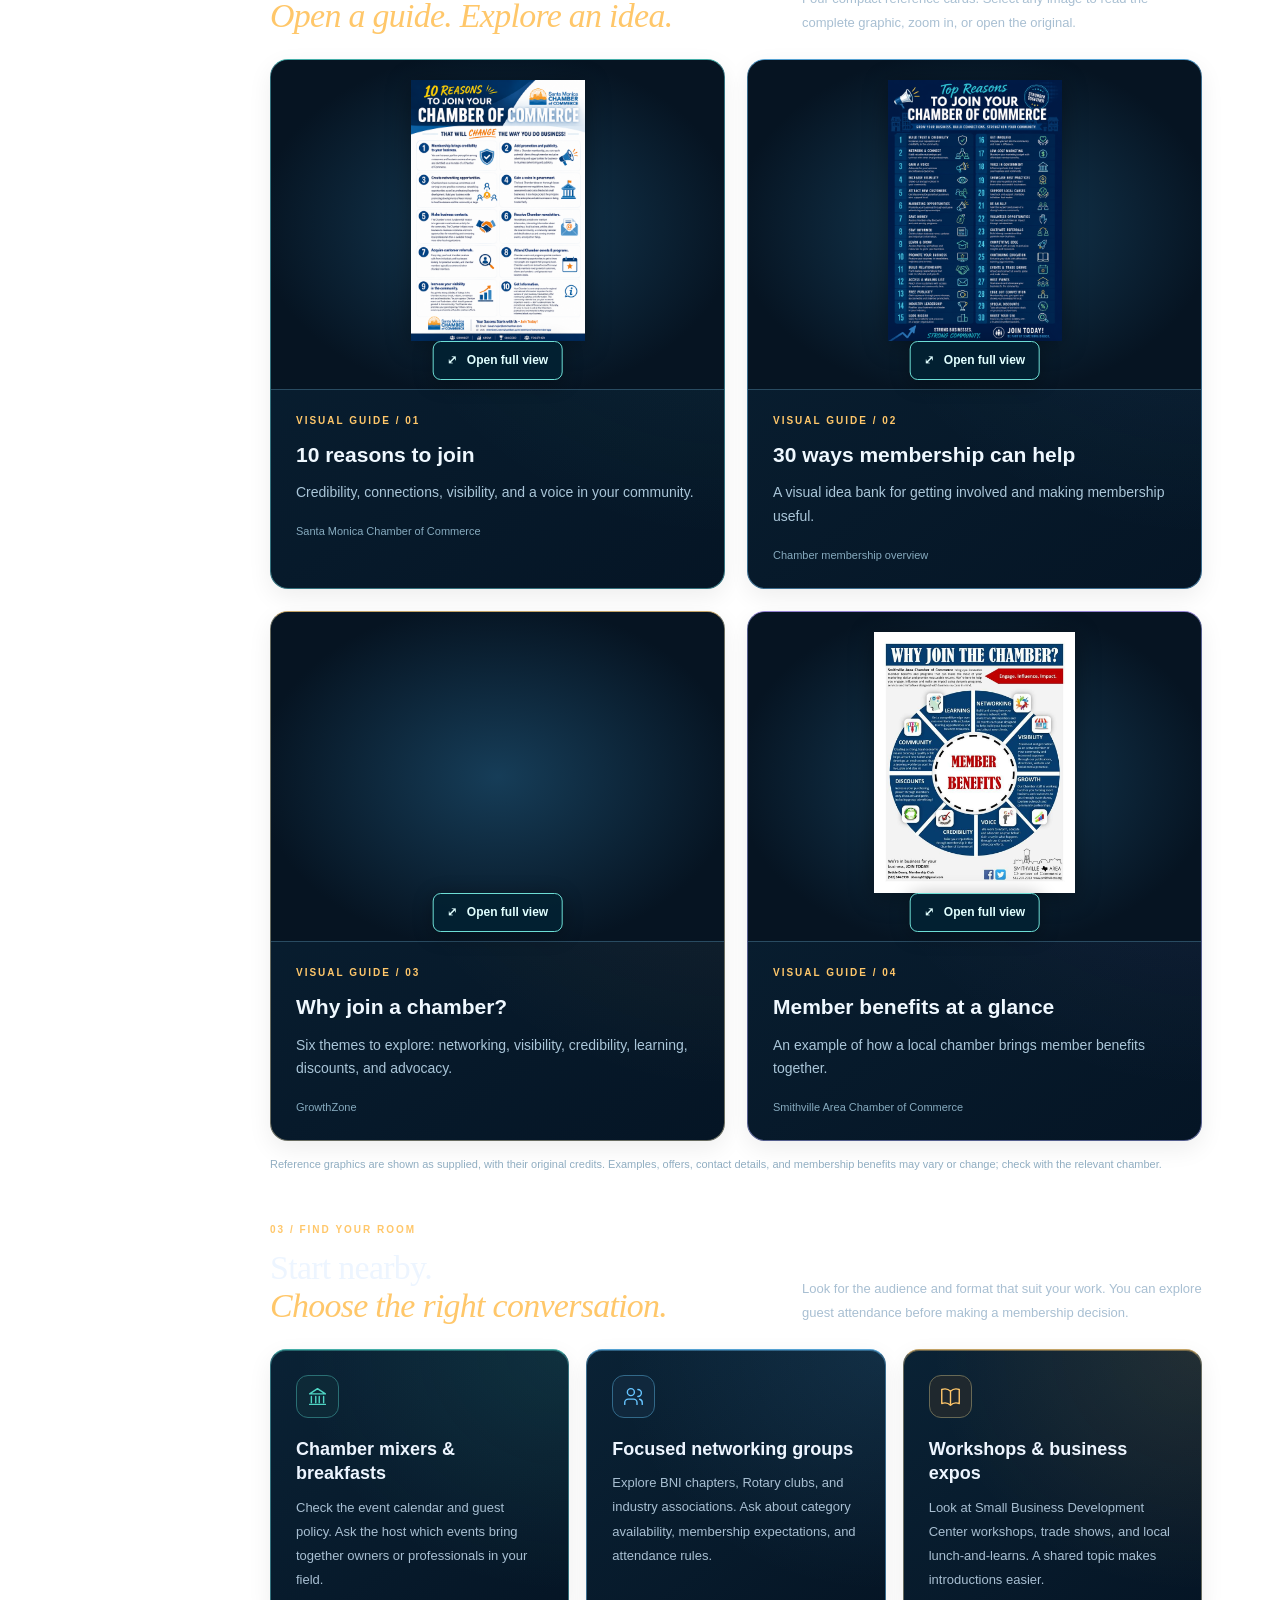
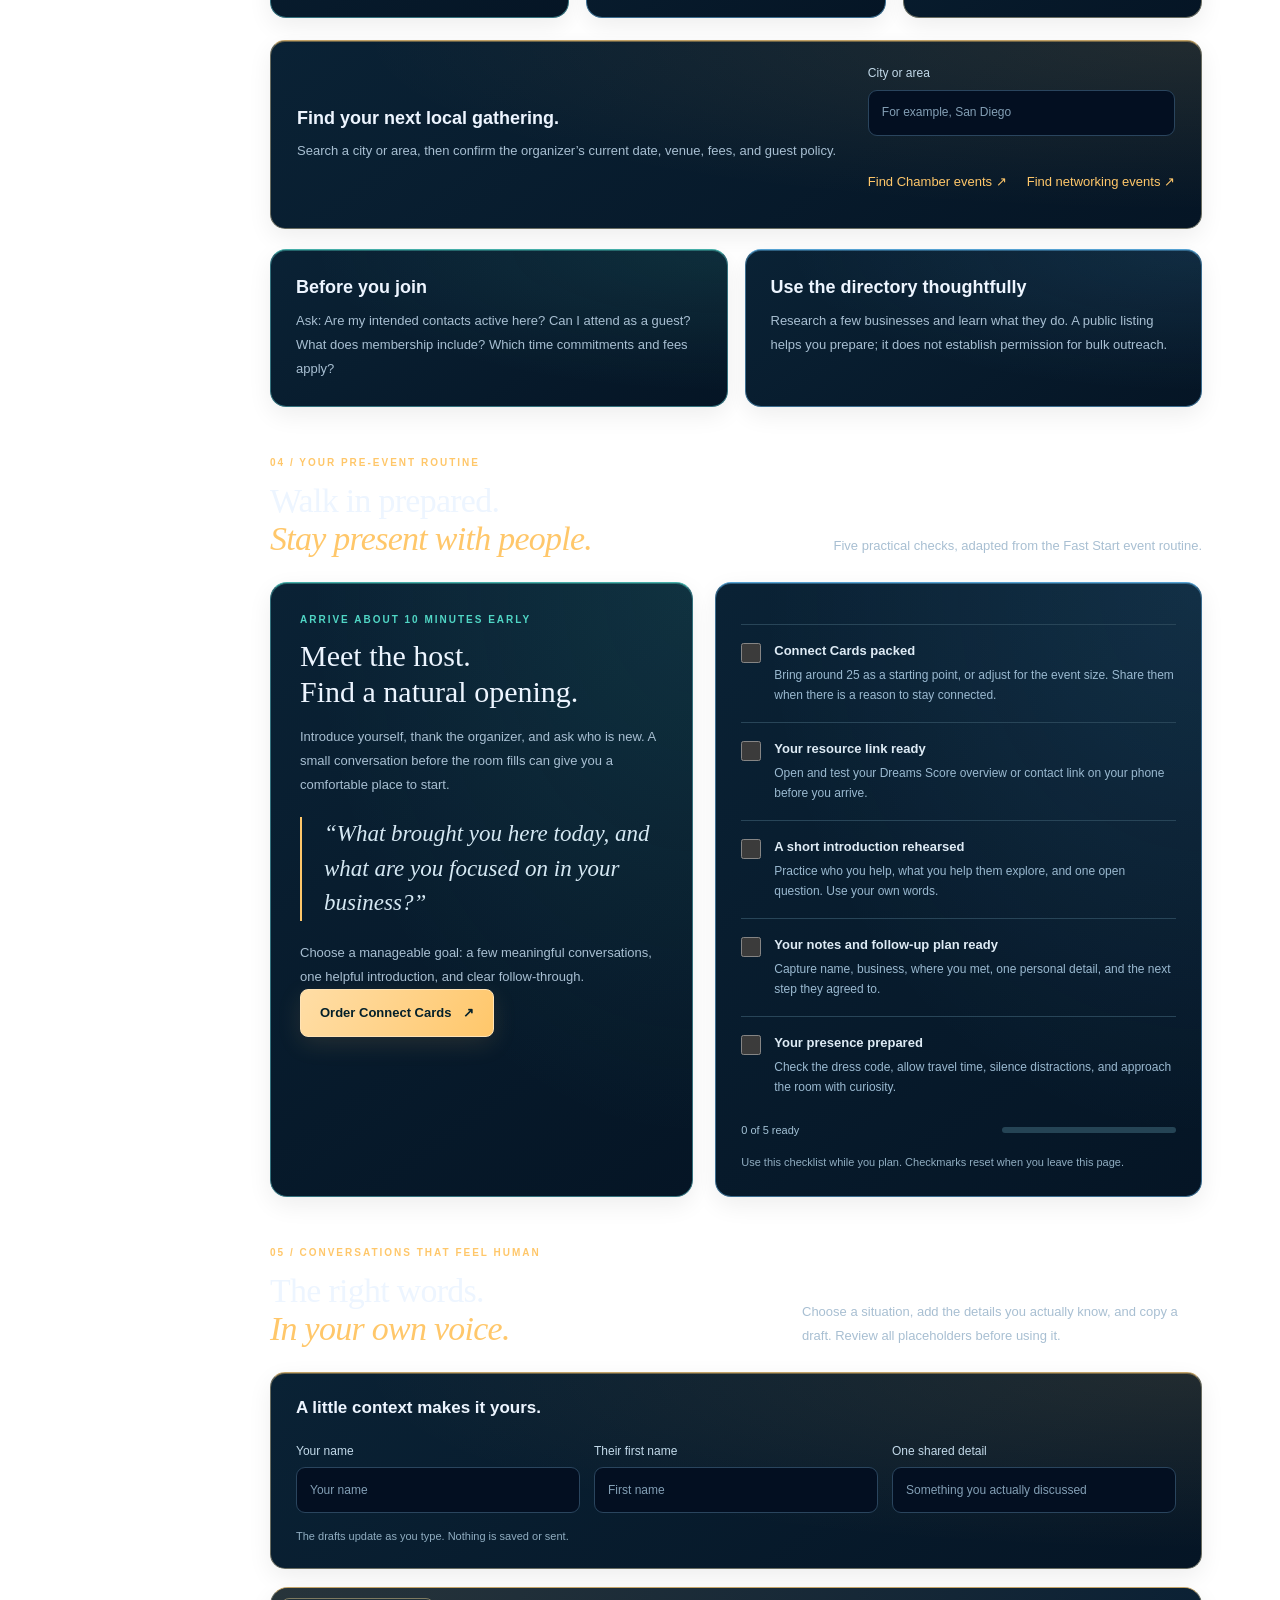
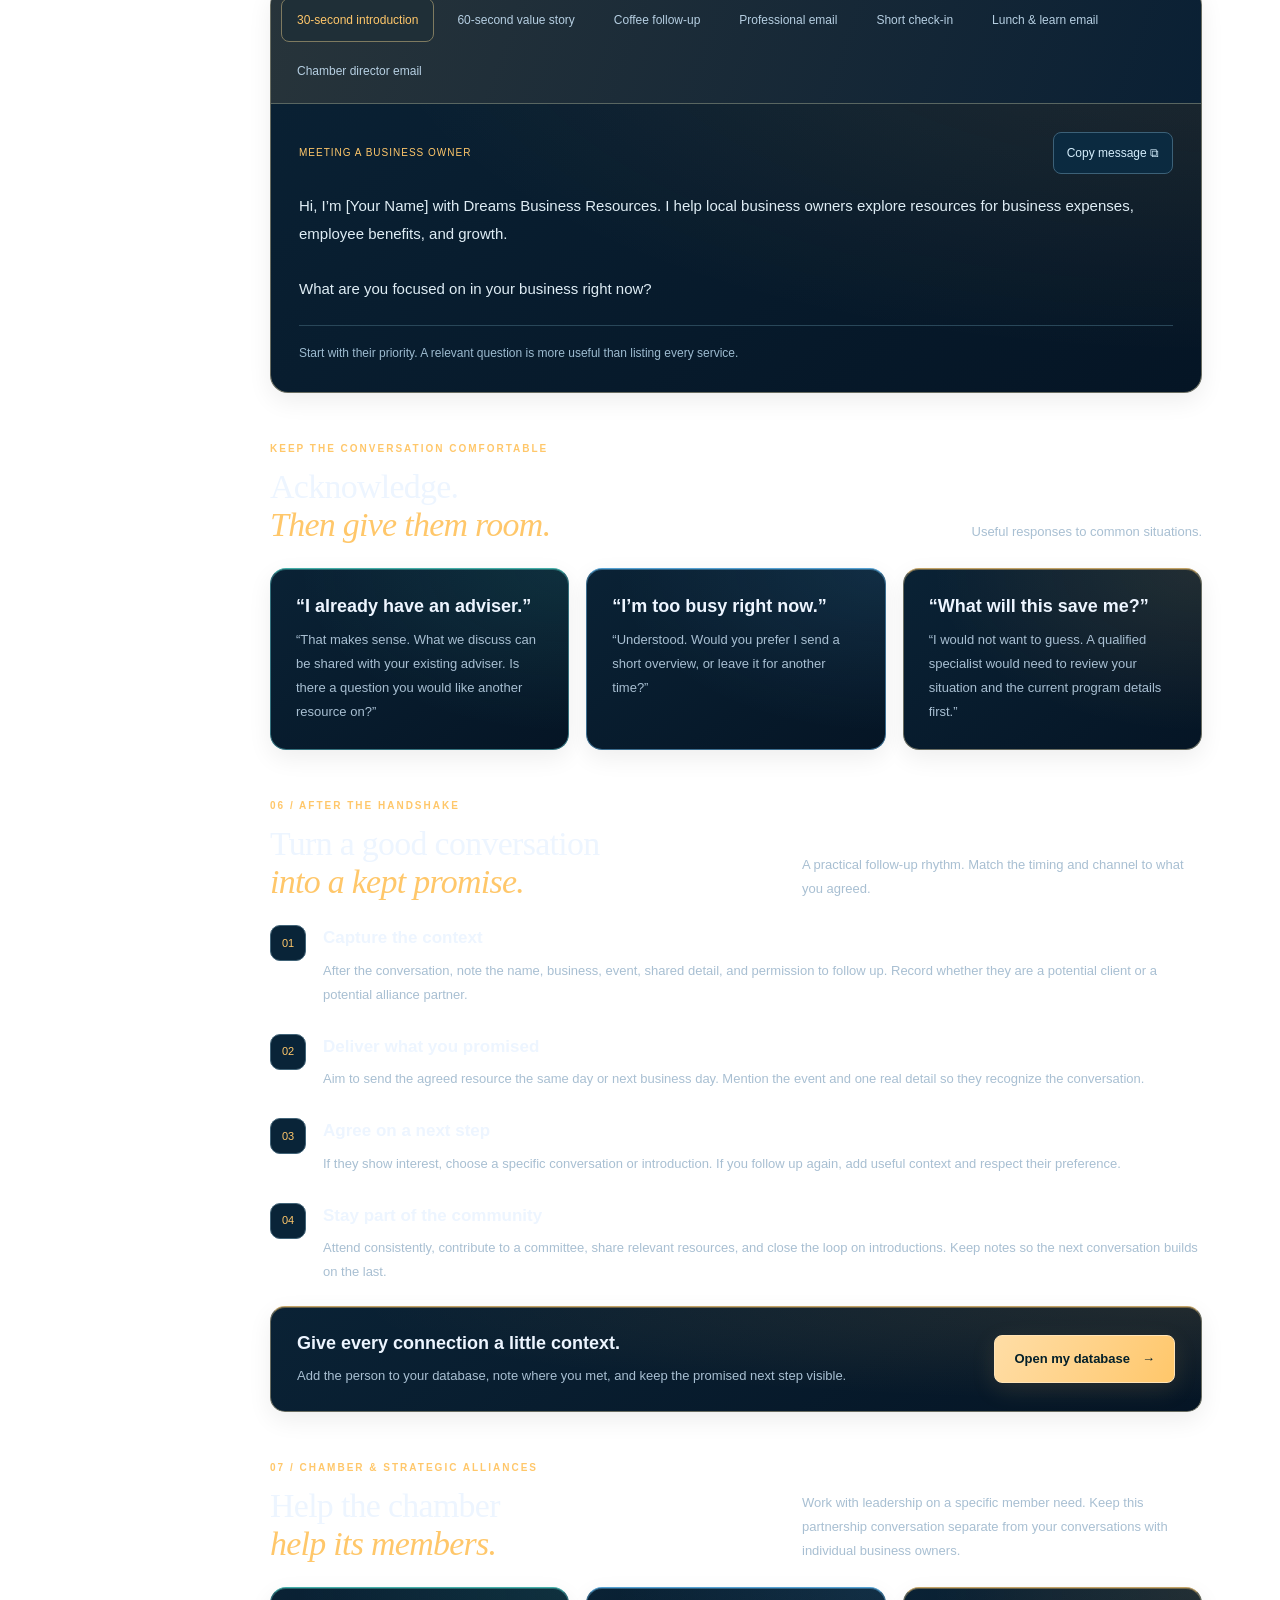
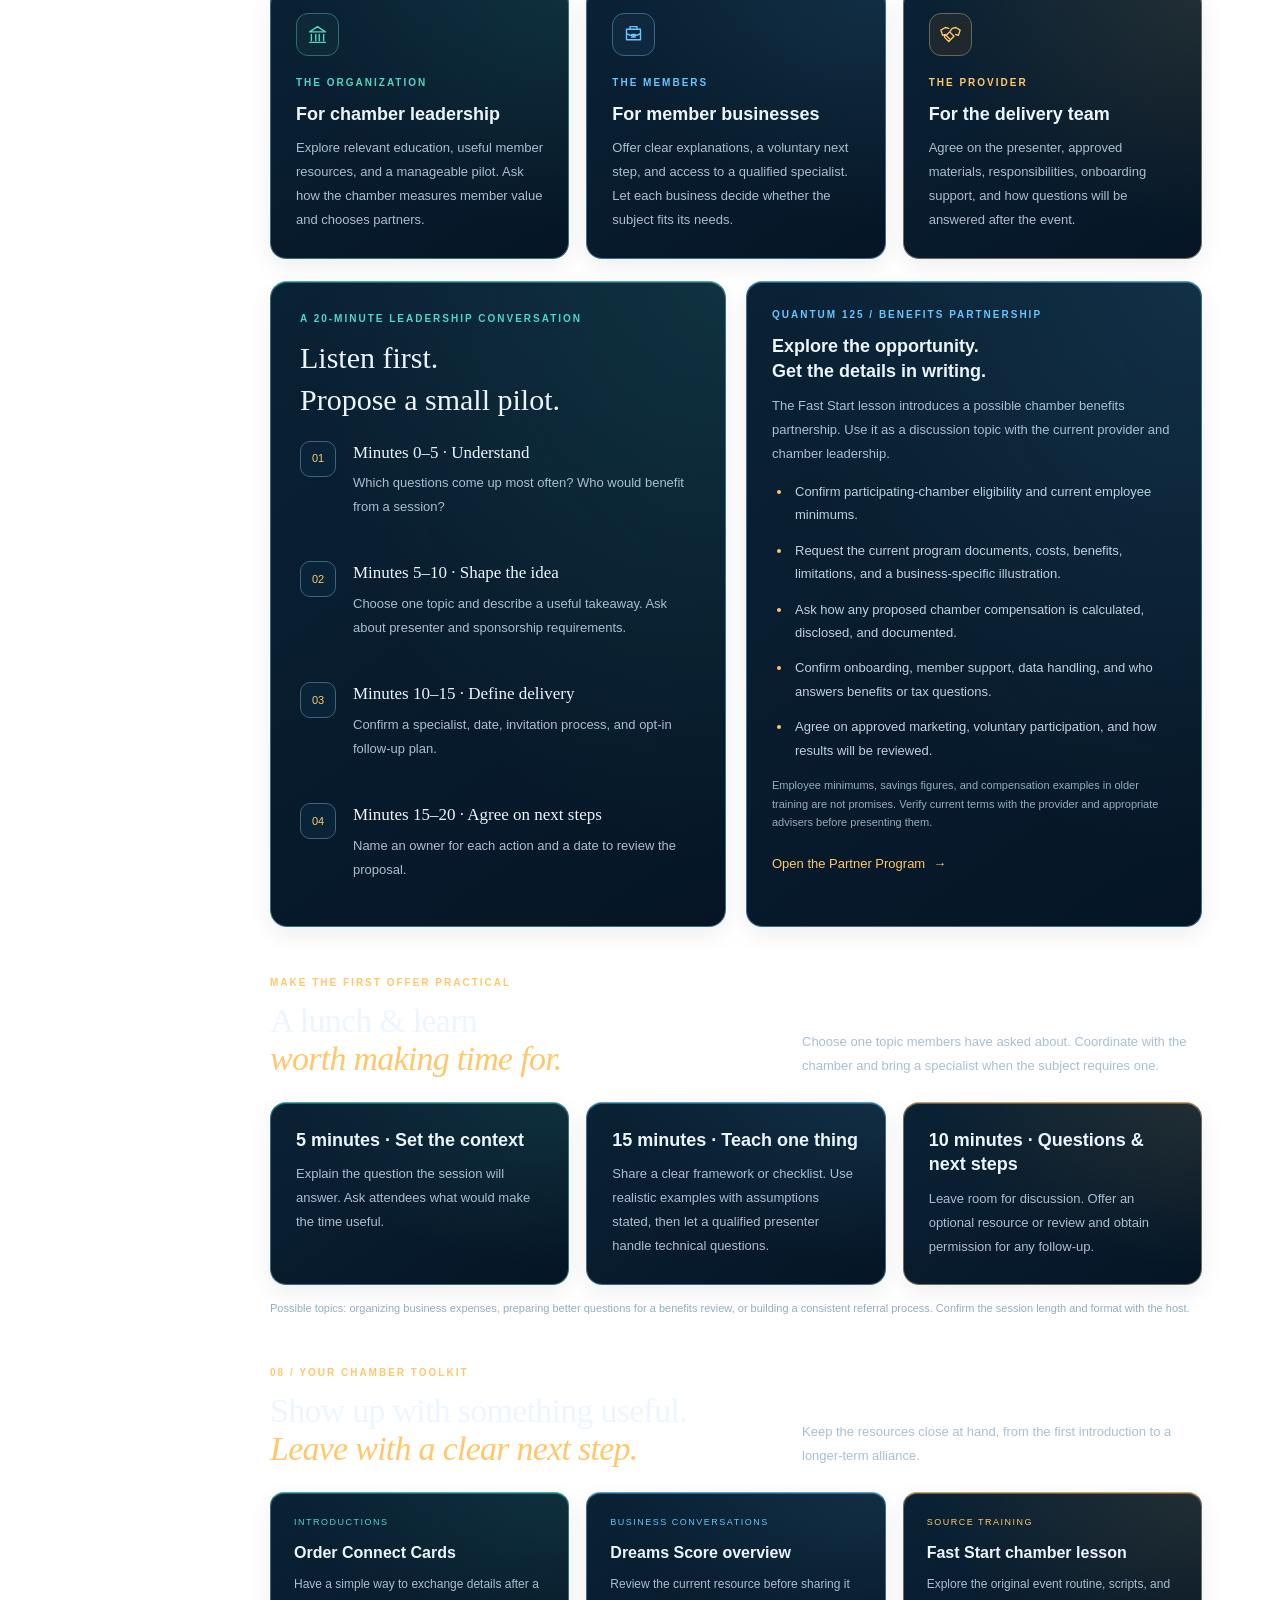
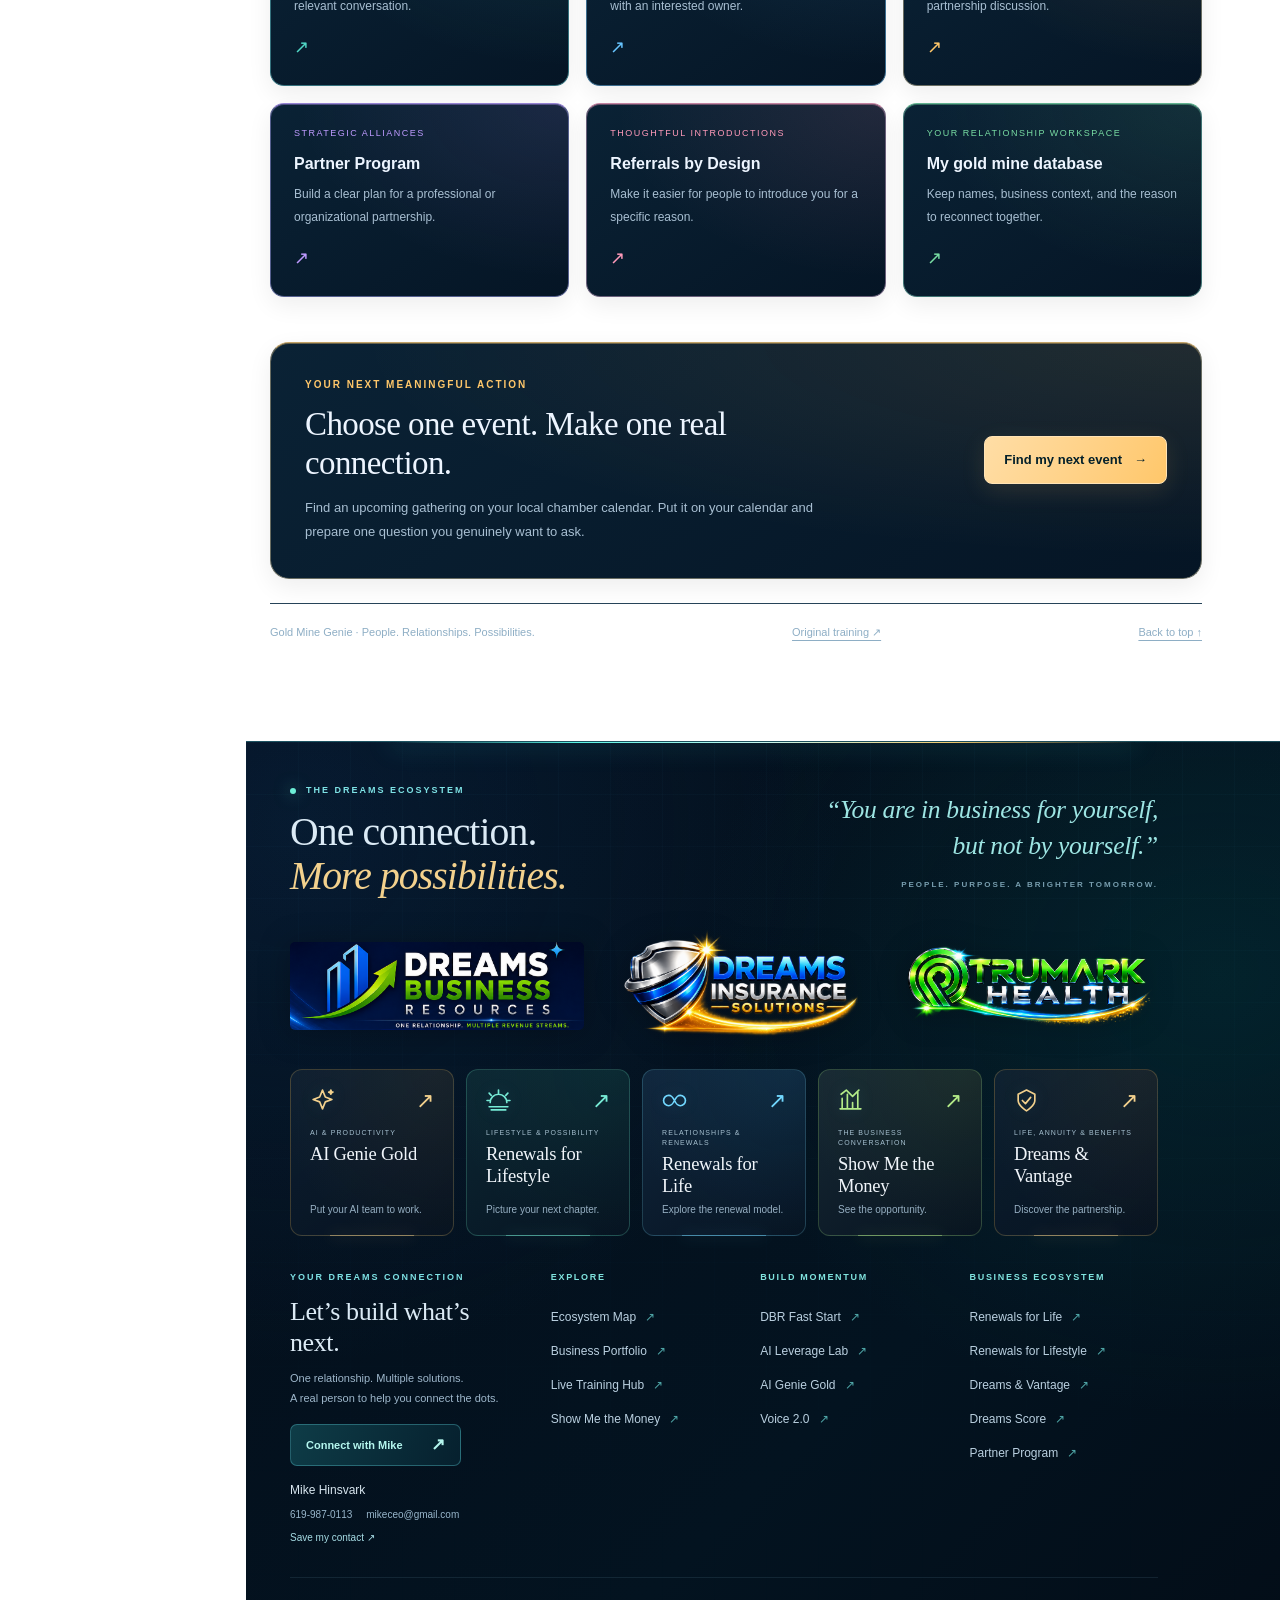
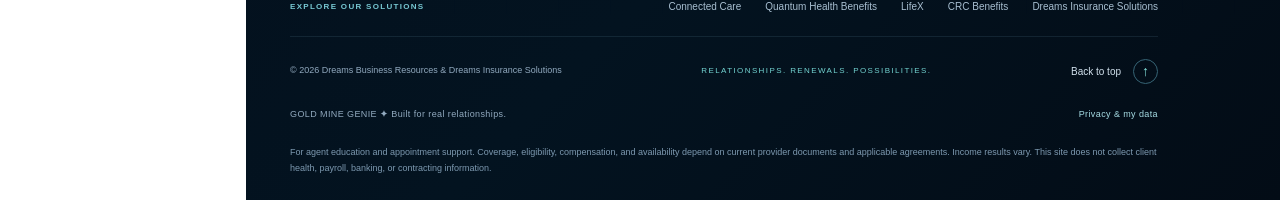
<file: gold/chambers/index.html>
<!doctype html>
<html lang="en">
<head>
  <meta charset="utf-8"><meta name="viewport" content="width=device-width, initial-scale=1">
  <title>Chambers &amp; Events Networking | Gold Mine Genie</title>
  <meta name="description" content="Build local relationships with business owners, chamber leaders, and strategic partners. Prepare for the room, start useful conversations, and follow through with a clear next step.">
  <meta name="robots" content="index,follow"><meta name="theme-color" content="#041224">
  <link rel="canonical" href="https://aigeniedatabase.com/gold/chambers/">
  <meta property="og:type" content="website"><meta property="og:title" content="Chambers &amp; Events Networking | Gold Mine Genie">
  <meta property="og:description" content="Build local relationships with business owners, chamber leaders, and strategic partners. Prepare for the room, start useful conversations, and follow through with a clear next step."><meta property="og:url" content="https://aigeniedatabase.com/gold/chambers/">
  <link rel="icon" href="favicon.svg" type="image/svg+xml">
  <link rel="stylesheet" href="../styles.css"><link rel="stylesheet" href="../navy-theme.css?v=20261015-video-button">
  <link rel="stylesheet" href="../playbooks/playbooks.css?v=20261015-playbooks"><link rel="stylesheet" href="../ecosystem-footer.css">
  <script defer src="../playbooks/playbooks.js?v=20261015-playbooks"></script>
  <script type="application/ld+json">{"@context": "https://schema.org", "@type": "WebPage", "name": "Chambers & Events Networking | Gold Mine Genie", "description": "Build local relationships with business owners, chamber leaders, and strategic partners. Prepare for the room, start useful conversations, and follow through with a clear next step.", "url": "https://aigeniedatabase.com/gold/chambers/", "dateModified": "2026-10-16", "isPartOf": {"@type": "WebSite", "name": "Gold Mine Genie", "url": "https://aigeniedatabase.com/gold/"}}</script>
<link rel="stylesheet" href="chambers.css?v=20261016"><script defer src="chambers.js?v=20261016"></script><meta property="og:image" content="https://aigeniedatabase.com/gold/chambers/assets/chamber-prospecting.png"><link rel="stylesheet" href="../playbooks/compact-heroes.css?v=20261016-linkedin-size"><script defer src="../playbooks/visual-roadmap.js?v=20261016"></script>  <link rel="stylesheet" href="../playbooks/card-accents.css?v=20261016-glow">

  <link rel="stylesheet" href="/gold/scroll-nav.css?v=20261019-rail">
  <script defer src="/gold/scroll-nav.js?v=20261019-rail"></script>
</head>
<body class="playbook-page" style="--accent:#ffc76a">
  <a class="skip" href="#main">Skip to the playbook</a>
  <aside class="sidebar" id="playbook-sidebar"><button type="button" class="pb-close-nav" data-close-nav aria-label="Close navigation">×</button><a class="brand" href="../#home"><img src="../assets/gem.svg" alt=""><span>GOLD MINE<span class="brand-genie">G E N I E <i>✦</i></span></span></a><div class="side-label">YOUR RELATIONSHIP WORKSPACE</div><nav aria-label="Main navigation"><a class="nav-item" href="../#home"><svg viewBox="0 0 24 24" aria-hidden="true"><path d="M3 10 12 3l9 7v10H3zM9 20v-7h6v7"/></svg><span>Overview</span></a><a class="nav-item" href="../#finder"><svg viewBox="0 0 24 24" aria-hidden="true"><path d="M16 21v-2a4 4 0 0 0-4-4H6a4 4 0 0 0-4 4v2M9 11a4 4 0 1 0 0-8 4 4 0 0 0 0 8M17 4a4 4 0 0 1 0 8M22 21v-2a4 4 0 0 0-3-3.9"/></svg><span>Find your people</span></a><a class="nav-item" href="../#import"><svg viewBox="0 0 24 24" aria-hidden="true"><path d="M12 16V3M7 8l5-5 5 5M4 16v5h16v-5"/></svg><span>Collect contacts</span></a><a class="nav-item" href="../#database"><svg viewBox="0 0 24 24" aria-hidden="true"><path d="M21 5c0 2-4 4-9 4S3 7 3 5s4-3 9-3 9 1 9 3M3 5v14c0 2 4 3 9 3s9-1 9-3V5M3 12c0 2 4 3 9 3s9-1 9-3"/></svg><span>My database</span></a><a class="nav-item" href="../#reconnect"><svg viewBox="0 0 24 24" aria-hidden="true"><path d="M21 11a9 9 0 0 1-9 9H3l2-5a9 9 0 1 1 16-4M8 10h8M8 14h5"/></svg><span>Reconnect studio</span></a><div class="nav-divider"></div><a class="nav-item" href="../#learn"><svg viewBox="0 0 24 24" aria-hidden="true"><path d="M12 6c-3-3-7-3-10-2v16c3-1 7-1 10 2 3-3 7-3 10-2V4c-3-1-7-1-10 2v16"/></svg><span>Learning center</span></a><a class="nav-item resource-link" href="../linkedin/" style="--nav-color:#77bfff"><span class="resource-symbol" aria-hidden="true"><b class="in-mark">in</b></span><span>LinkedIn Prospecting</span></a>
<a class="nav-item resource-link active" href="../chambers/" style="--nav-color:#ffc76a" aria-current="page"><span class="resource-symbol" aria-hidden="true"><svg viewBox="0 0 24 24" aria-hidden="true"><path d="M3 9h18L12 3 3 9Zm2 3v7m5-7v7m4-7v7m5-7v7M3 21h18"/></svg></span><span>Chambers &amp; Events Networking</span></a>
<a class="nav-item resource-link" href="../b2b-basics/" style="--nav-color:#4ce2c9"><span class="resource-symbol" aria-hidden="true"><svg viewBox="0 0 24 24" aria-hidden="true"><path d="M4 6h16v12H4V6Zm4 0V3h8v3M4 11c5 3 11 3 16 0M10 12h4v3h-4z"/></svg></span><span>B2B Basics</span></a>
<a class="nav-item resource-link" href="../walk-and-talk/" style="--nav-color:#ff9d82"><span class="resource-symbol" aria-hidden="true"><svg viewBox="0 0 24 24" aria-hidden="true"><path d="M4 21V3m0 1h13l-3 4 3 4H4M9 21c0-4 12 0 12-5 0-2-3-2-3-2"/></svg></span><span>Walk &amp; Talk</span></a>
<a class="nav-item resource-link" href="../partners/" style="--nav-color:#c3a1ff"><span class="resource-symbol" aria-hidden="true"><svg viewBox="0 0 24 24" aria-hidden="true"><path d="M8 12l3-3 5 5-4 4-6-6-3 1-2-6 5-3 4 1m1 4 3-4 4-1 5 3-2 6-3-1M6 12l-1 3 5 5 2-2"/></svg></span><span>Partner Program</span></a>
<a class="nav-item resource-link" href="../referrals/" style="--nav-color:#ff98c4"><span class="resource-symbol" aria-hidden="true"><svg viewBox="0 0 24 24" aria-hidden="true"><path d="M18 7a8 8 0 0 0-14 5m0-5v5h5m-3 5a8 8 0 0 0 14-5m0 5v-5h-5M12 9v6m-3-3h6"/></svg></span><span>Referrals by Design</span></a>
<a class="nav-item resource-link" href="../business-cloud/" style="--nav-color:#67d5ff"><span class="resource-symbol" aria-hidden="true"><svg viewBox="0 0 24 24" aria-hidden="true"><path d="M7 18h11a4 4 0 0 0 0-8 6 6 0 0 0-12-1 4.5 4.5 0 0 0 1 9Zm3-7 2-2 2 2m-2-2v6"/></svg></span><span>Dreams Business Cloud</span></a><a class="nav-item" href="../#export"><svg viewBox="0 0 24 24" aria-hidden="true"><path d="M12 3v13M7 11l5 5 5-5M4 17v4h16v-4"/></svg><span>Export &amp; backup</span></a></nav><div class="sidebar-foot"><div class="dbr-mark">D</div><span>DREAMS<small>BUSINESS RESOURCES</small></span></div></aside>
  <div class="page-shell">
    <header class="topbar"><button id="mobile-menu" class="icon-button" aria-label="Open navigation" aria-controls="playbook-sidebar" aria-expanded="false">☰</button><div class="breadcrumb"><a href="../#home">YOUR GOLD MINE</a><b>/</b><span>Chambers &amp; Events Networking</span></div><a class="small-btn" href="../#learn">← Learning center</a></header>
    <main id="main" class="playbook-main" tabindex="-1">
      <section class="compact-hero" aria-labelledby="page-title"><div class="compact-copy"><div class="eyebrow">IN THE ROOM. IN THE COMMUNITY.</div><h1 id="page-title">Chambers &amp; events.<em>Build local relationships.</em></h1><p>Build local relationships with business owners, chamber leaders, and strategic partners. Prepare for the room, start useful conversations, and follow through with a clear next step.</p><div class="pb-actions"><a class="btn btn-accent" href="#find-events">Find my next event <span aria-hidden="true">→</span></a><a class="text-btn" href="#conversations">Find the right words <span aria-hidden="true">→</span></a></div></div><figure class="compact-art"><a class="compact-art-link" data-visual-roadmap data-title="Chamber Prospecting" href="assets/chamber-prospecting.png" target="_blank" rel="noopener noreferrer" aria-label="Enlarge Chamber Prospecting"><img src="assets/chamber-prospecting.png" alt="Chamber Prospecting visual guide" width="1672" height="941" fetchpriority="high"><span class="compact-expand">Explore the visual roadmap <b aria-hidden="true">↗</b></span></a><figcaption>Open the complete visual guide when you want to explore the details.</figcaption></figure></section>
      <nav class="pb-index" aria-label="On this page"><a href="#benefits"><b>01</b>Why chambers</a><a href="#visual-library"><b>02</b>Visual guides</a><a href="#find-events"><b>03</b>Find your room</a><a href="#prepare"><b>04</b>Event prep</a><a href="#conversations"><b>05</b>Scripts & emails</a><a href="#follow-through"><b>06</b>Follow through</a><a href="#leadership"><b>07</b>Chamber alliances</a><a href="#resources"><b>08</b>Your toolkit</a></nav>
      <section class="pb-section" id="benefits"><div class="pb-heading"><div><div class="eyebrow">01 / THE LOCAL ADVANTAGE</div><h2>A room full of businesses.<br><em>A community of possibilities.</em></h2></div><p>Membership is a starting point. The value grows when you participate, contribute, and become a familiar face.</p></div><div class="pb-grid three"><article class="pb-card"><div class="card-icon"><svg viewBox="0 0 24 24" aria-hidden="true"><path d="M16 21v-2a4 4 0 0 0-4-4H6a4 4 0 0 0-4 4v2M9 11a4 4 0 1 0 0-8 4 4 0 0 0 0 8M17 4a4 4 0 0 1 0 8M22 21v-2a4 4 0 0 0-3-3.9"/></svg></div><h3>Connections</h3><p>Meet owners, professionals, and community leaders in a setting built for conversation. Ask who they serve and what they are working on.</p></article><article class="pb-card"><div class="card-icon"><svg viewBox="0 0 24 24" aria-hidden="true"><path d="M10 17a7 7 0 1 0 0-14 7 7 0 0 0 0 14Zm5-2 6 6"/></svg></div><h3>Visibility</h3><p>Explore member directories, event introductions, newsletters, and sponsorship opportunities that fit your audience.</p></article><article class="pb-card"><div class="card-icon"><svg viewBox="0 0 24 24" aria-hidden="true"><path d="m5 12 4 4L19 6"/></svg></div><h3>Credibility</h3><p>Build a reputation through consistency: show up, be helpful, and keep your promises. Let people get to know your work.</p></article><article class="pb-card"><div class="card-icon"><svg viewBox="0 0 24 24" aria-hidden="true"><path d="M12 6c-3-3-7-3-10-2v16c3-1 7-1 10 2 3-3 7-3 10-2V4c-3-1-7-1-10 2v16"/></svg></div><h3>Learning</h3><p>Use workshops and peer conversations to understand local business priorities and improve the questions you ask.</p></article><article class="pb-card"><div class="card-icon"><svg viewBox="0 0 24 24" aria-hidden="true"><path d="M3 9h18L12 3 3 9Zm2 3v7m5-7v7m4-7v7m5-7v7M3 21h18"/></svg></div><h3>Community</h3><p>Support a committee, volunteer project, or local initiative. Shared work gives relationships time to develop.</p></article><article class="pb-card"><div class="card-icon"><svg viewBox="0 0 24 24" aria-hidden="true"><path d="M8 12l3-3 5 5-4 4-6-6-3 1-2-6 5-3 4 1m1 4 3-4 4-1 5 3-2 6-3-1M6 12l-1 3 5 5 2-2"/></svg></div><h3>Introductions</h3><p>Learn which professionals complement your work. Ask permission before making a thoughtful introduction.</p></article></div></section><aside class="ch-field-note"><span>MIKE’S FIELD LESSON</span><p>Make the chamber calendar part of your monthly routine. Use the public member directory to understand the local business community, then show up ready to listen.</p><a href="https://dreamsfaststart.com/#prospecting-chamber" target="_blank" rel="noopener noreferrer">From the Fast Start chamber training ↗</a></aside><section class="pb-section" id="visual-library"><div class="pb-heading"><div><div class="eyebrow">02 / THE VISUAL LIBRARY</div><h2>See the bigger picture.<br><em>Open a guide. Explore an idea.</em></h2></div><p>Four compact reference cards. Select any image to read the complete graphic, zoom in, or open the original.</p></div><div class="ch-gallery"><article class="ch-graphic-card"><a class="ch-graphic-preview" data-ch-image data-title="10 reasons to join" href="assets/ten-reasons.png" target="_blank" rel="noopener noreferrer" aria-label="Open full view: 10 reasons to join"><img src="assets/ten-reasons.png" alt="10 reasons to join infographic — Santa Monica Chamber of Commerce" width="1024" height="1536" loading="lazy" decoding="async"><span class="ch-expand">⤢ &nbsp; Open full view</span></a><div class="ch-graphic-caption"><span class="eyebrow">VISUAL GUIDE / 01</span><h3>10 reasons to join</h3><p>Credibility, connections, visibility, and a voice in your community.</p><small>Santa Monica Chamber of Commerce</small></div></article><article class="ch-graphic-card"><a class="ch-graphic-preview" data-ch-image data-title="30 ways membership can help" href="assets/thirty-reasons.png" target="_blank" rel="noopener noreferrer" aria-label="Open full view: 30 ways membership can help"><img src="assets/thirty-reasons.png" alt="30 ways membership can help infographic — Chamber membership overview" width="1024" height="1536" loading="lazy" decoding="async"><span class="ch-expand">⤢ &nbsp; Open full view</span></a><div class="ch-graphic-caption"><span class="eyebrow">VISUAL GUIDE / 02</span><h3>30 ways membership can help</h3><p>A visual idea bank for getting involved and making membership useful.</p><small>Chamber membership overview</small></div></article><article class="ch-graphic-card"><a class="ch-graphic-preview" data-ch-image data-title="Why join a chamber?" href="assets/why-join.png" target="_blank" rel="noopener noreferrer" aria-label="Open full view: Why join a chamber?"><img src="assets/why-join.png" alt="Why join a chamber? infographic — GrowthZone" width="1200" height="1542" loading="lazy" decoding="async"><span class="ch-expand">⤢ &nbsp; Open full view</span></a><div class="ch-graphic-caption"><span class="eyebrow">VISUAL GUIDE / 03</span><h3>Why join a chamber?</h3><p>Six themes to explore: networking, visibility, credibility, learning, discounts, and advocacy.</p><small>GrowthZone</small></div></article><article class="ch-graphic-card"><a class="ch-graphic-preview" data-ch-image data-title="Member benefits at a glance" href="assets/member-benefits.png" target="_blank" rel="noopener noreferrer" aria-label="Open full view: Member benefits at a glance"><img src="assets/member-benefits.png" alt="Member benefits at a glance infographic — Smithville Area Chamber of Commerce" width="742" height="960" loading="lazy" decoding="async"><span class="ch-expand">⤢ &nbsp; Open full view</span></a><div class="ch-graphic-caption"><span class="eyebrow">VISUAL GUIDE / 04</span><h3>Member benefits at a glance</h3><p>An example of how a local chamber brings member benefits together.</p><small>Smithville Area Chamber of Commerce</small></div></article></div><p class="pb-note">Reference graphics are shown as supplied, with their original credits. Examples, offers, contact details, and membership benefits may vary or change; check with the relevant chamber.</p></section><section class="pb-section" id="find-events"><div class="pb-heading"><div><div class="eyebrow">03 / FIND YOUR ROOM</div><h2>Start nearby.<br><em>Choose the right conversation.</em></h2></div><p>Look for the audience and format that suit your work. You can explore guest attendance before making a membership decision.</p></div><div class="pb-grid three"><article class="pb-card"><div class="card-icon"><svg viewBox="0 0 24 24" aria-hidden="true"><path d="M3 9h18L12 3 3 9Zm2 3v7m5-7v7m4-7v7m5-7v7M3 21h18"/></svg></div><h3>Chamber mixers & breakfasts</h3><p>Check the event calendar and guest policy. Ask the host which events bring together owners or professionals in your field.</p></article><article class="pb-card"><div class="card-icon"><svg viewBox="0 0 24 24" aria-hidden="true"><path d="M16 21v-2a4 4 0 0 0-4-4H6a4 4 0 0 0-4 4v2M9 11a4 4 0 1 0 0-8 4 4 0 0 0 0 8M17 4a4 4 0 0 1 0 8M22 21v-2a4 4 0 0 0-3-3.9"/></svg></div><h3>Focused networking groups</h3><p>Explore BNI chapters, Rotary clubs, and industry associations. Ask about category availability, membership expectations, and attendance rules.</p></article><article class="pb-card"><div class="card-icon"><svg viewBox="0 0 24 24" aria-hidden="true"><path d="M12 6c-3-3-7-3-10-2v16c3-1 7-1 10 2 3-3 7-3 10-2V4c-3-1-7-1-10 2v16"/></svg></div><h3>Workshops & business expos</h3><p>Look at Small Business Development Center workshops, trade shows, and local lunch-and-learns. A shared topic makes introductions easier.</p></article></div><div class="pb-banner"><div><h3>Find your next local gathering.</h3><p>Search a city or area, then confirm the organizer’s current date, venue, fees, and guest policy.</p></div><div><label class="pb-field" for="event-city">City or area<input id="event-city" placeholder="For example, San Diego" maxlength="100"></label><div class="pb-actions"><a class="text-btn" id="chamber-search" href="https://www.google.com/search?q=local+chamber+of+commerce+events" target="_blank" rel="noopener noreferrer">Find Chamber events ↗</a><a class="text-btn" id="association-search" href="https://www.google.com/search?q=local+business+networking+events" target="_blank" rel="noopener noreferrer">Find networking events ↗</a></div></div></div><div class="pb-grid two"><article class="pb-card"><h3>Before you join</h3><p>Ask: Are my intended contacts active here? Can I attend as a guest? What does membership include? Which time commitments and fees apply?</p></article><article class="pb-card"><h3>Use the directory thoughtfully</h3><p>Research a few businesses and learn what they do. A public listing helps you prepare; it does not establish permission for bulk outreach.</p></article></div></section><section class="pb-section" id="prepare"><div class="pb-heading"><div><div class="eyebrow">04 / YOUR PRE-EVENT ROUTINE</div><h2>Walk in prepared.<br><em>Stay present with people.</em></h2></div><p>Five practical checks, adapted from the Fast Start event routine.</p></div><div class="pb-split"><div class="pb-highlight"><div class="eyebrow">ARRIVE ABOUT 10 MINUTES EARLY</div><h3>Meet the host.<br>Find a natural opening.</h3><p>Introduce yourself, thank the organizer, and ask who is new. A small conversation before the room fills can give you a comfortable place to start.</p><blockquote class="pb-quote">“What brought you here today, and what are you focused on in your business?”</blockquote><p>Choose a manageable goal: a few meaningful conversations, one helpful introduction, and clear follow-through.</p><a class="btn btn-accent" href="https://dbrconnectcards.site/" target="_blank" rel="noopener noreferrer">Order Connect Cards <span aria-hidden="true">↗</span></a></div><div class="pb-card"><div data-checklist><div class="pb-checklist"><label><input type="checkbox"><span><strong>Connect Cards packed</strong><small>Bring around 25 as a starting point, or adjust for the event size. Share them when there is a reason to stay connected.</small></span></label><label><input type="checkbox"><span><strong>Your resource link ready</strong><small>Open and test your Dreams Score overview or contact link on your phone before you arrive.</small></span></label><label><input type="checkbox"><span><strong>A short introduction rehearsed</strong><small>Practice who you help, what you help them explore, and one open question. Use your own words.</small></span></label><label><input type="checkbox"><span><strong>Your notes and follow-up plan ready</strong><small>Capture name, business, where you met, one personal detail, and the next step they agreed to.</small></span></label><label><input type="checkbox"><span><strong>Your presence prepared</strong><small>Check the dress code, allow travel time, silence distractions, and approach the room with curiosity.</small></span></label></div><div class="pb-progress"><span data-progress-label>0 of 5 ready</span><progress max="5" value="0" aria-label="Checklist completion"></progress></div><p class="pb-note">Use this checklist while you plan. Checkmarks reset when you leave this page.</p></div></div></div></section><section class="pb-section" id="conversations"><div class="pb-heading"><div><div class="eyebrow">05 / CONVERSATIONS THAT FEEL HUMAN</div><h2>The right words.<br><em>In your own voice.</em></h2></div><p>Choose a situation, add the details you actually know, and copy a draft. Review all placeholders before using it.</p></div><div class="pb-personalize"><h3>A little context makes it yours.</h3><div class="pb-fields"><label class="pb-field">Your name<input data-personalize="[Your Name]" maxlength="70" placeholder="Your name" autocomplete="off"></label><label class="pb-field">Their first name<input data-personalize="[First Name]" maxlength="70" placeholder="First name" autocomplete="off"></label><label class="pb-field">One shared detail<input data-personalize="[Shared Detail]" maxlength="240" placeholder="Something you actually discussed" autocomplete="off"></label></div><p class="pb-note">The drafts update as you type. Nothing is saved or sent.</p></div><div class="pb-script-library"><div class="pb-script-tabs" role="tablist" aria-label="Conversation templates"><button type="button" role="tab" id="script-tab-0" aria-controls="script-panel-0" aria-selected="true" tabindex="0">30-second introduction</button><button type="button" role="tab" id="script-tab-1" aria-controls="script-panel-1" aria-selected="false" tabindex="-1">60-second value story</button><button type="button" role="tab" id="script-tab-2" aria-controls="script-panel-2" aria-selected="false" tabindex="-1">Coffee follow-up</button><button type="button" role="tab" id="script-tab-3" aria-controls="script-panel-3" aria-selected="false" tabindex="-1">Professional email</button><button type="button" role="tab" id="script-tab-4" aria-controls="script-panel-4" aria-selected="false" tabindex="-1">Short check-in</button><button type="button" role="tab" id="script-tab-5" aria-controls="script-panel-5" aria-selected="false" tabindex="-1">Lunch & learn email</button><button type="button" role="tab" id="script-tab-6" aria-controls="script-panel-6" aria-selected="false" tabindex="-1">Chamber director email</button></div><div class="pb-script-panel" role="tabpanel" tabindex="0" id="script-panel-0" aria-labelledby="script-tab-0"><div class="pb-script-top"><span>MEETING A BUSINESS OWNER</span><button class="pb-copy" type="button" data-copy="script-text-0" aria-label="Copy 30-second introduction">Copy message ⧉</button></div><p class="pb-script-text" data-personalized id="script-text-0">Hi, I’m [Your Name] with Dreams Business Resources. I help local business owners explore resources for business expenses, employee benefits, and growth.

What are you focused on in your business right now?</p><p class="pb-script-tip">Start with their priority. A relevant question is more useful than listing every service.</p></div><div class="pb-script-panel" role="tabpanel" tabindex="0" id="script-panel-1" aria-labelledby="script-tab-1" hidden><div class="pb-script-top"><span>WHEN THEY ASK WHAT YOU DO</span><button class="pb-copy" type="button" data-copy="script-text-1" aria-label="Copy 60-second value story">Copy message ⧉</button></div><p class="pb-script-text" data-personalized id="script-text-1">We start with a Dreams Score overview to organize questions about areas such as expenses, payroll, benefits, risk, and cash flow. It helps us decide what may deserve a closer look.

If a topic fits, we can connect you with a specialist to review the details. Any recommendations depend on your business and the current program terms.

Would you like me to send the overview?</p><p class="pb-script-tip">Offer a useful review without promising findings, eligibility, or savings.</p></div><div class="pb-script-panel" role="tabpanel" tabindex="0" id="script-panel-2" aria-labelledby="script-tab-2" hidden><div class="pb-script-top"><span>TURNING INTEREST INTO A CONVERSATION</span><button class="pb-copy" type="button" data-copy="script-text-2" aria-label="Copy Coffee follow-up">Copy message ⧉</button></div><p class="pb-script-text" data-personalized id="script-text-2">Hi [First Name], I enjoyed hearing about [Shared Detail]. Would a short coffee conversation be useful so I can understand your priorities a little better?

We could focus on the one area you mentioned and decide whether there is a resource worth exploring. Would [Day / Time] work?</p><p class="pb-script-tip">Tie the invitation to something they raised. Confirm the time and purpose together.</p></div><div class="pb-script-panel" role="tabpanel" tabindex="0" id="script-panel-3" aria-labelledby="script-tab-3" hidden><div class="pb-script-top"><span>A PERSONAL FOLLOW-UP</span><button class="pb-copy" type="button" data-copy="script-text-3" aria-label="Copy Professional email">Copy message ⧉</button></div><p class="pb-script-text" data-personalized id="script-text-3">Subject: Good meeting you at [Event]

Hi [First Name],

It was good connecting through the Chamber. I enjoyed our conversation about [Shared Detail].

Here is the [resource/link] I promised. If you would like to explore the Dreams Score overview, we can use it to identify questions about your business priorities and decide whether a specialist conversation would be useful.

Would you like to set aside a few minutes?

Best,
[Your Name]</p><p class="pb-script-tip">Send the promised resource first. Confirm the current review offering before describing its cost or scope.</p></div><div class="pb-script-panel" role="tabpanel" tabindex="0" id="script-panel-4" aria-labelledby="script-tab-4" hidden><div class="pb-script-top"><span>A LIGHT, RELEVANT FOLLOW-UP</span><button class="pb-copy" type="button" data-copy="script-text-4" aria-label="Copy Short check-in">Copy message ⧉</button></div><p class="pb-script-text" data-personalized id="script-text-4">Subject: Following up on [Shared Detail]

Hi [First Name],

Your comment about [Shared Detail] stayed with me. I have a resource on [Topic] that may be relevant.

Would you like me to send it over?

Best,
[Your Name]</p><p class="pb-script-tip">One reason to reach out. One easy question. Respect a no or a request to stop.</p></div><div class="pb-script-panel" role="tabpanel" tabindex="0" id="script-panel-5" aria-labelledby="script-tab-5" hidden><div class="pb-script-top"><span>INVITE PEOPLE TO SOMETHING USEFUL</span><button class="pb-copy" type="button" data-copy="script-text-5" aria-label="Copy Lunch &amp; learn email">Copy message ⧉</button></div><p class="pb-script-text" data-personalized id="script-text-5">Subject: Chamber lunch &amp; learn: [Topic]

Hi [First Name],

I’m hosting a practical conversation for local business owners about [Topic]. We’ll share an overview, discuss useful questions to ask, and leave time for conversation.

Location: [Venue]
Date / time: [Date / Time]
Cost and lunch arrangements: [Confirmed details]

Would you like me to save you a seat?

Best,
[Your Name]</p><p class="pb-script-tip">Confirm the host, specialist, venue, topic, and costs before sending. Only promise lunch if it is arranged.</p></div><div class="pb-script-panel" role="tabpanel" tabindex="0" id="script-panel-6" aria-labelledby="script-tab-6" hidden><div class="pb-script-top"><span>EXPLORE A MEMBER EDUCATION SESSION</span><button class="pb-copy" type="button" data-copy="script-text-6" aria-label="Copy Chamber director email">Copy message ⧉</button></div><p class="pb-script-text" data-personalized id="script-text-6">Subject: An education idea for your members

Hi [First Name],

I’d like to learn which business questions your members are bringing to you most often. We may be able to support a practical session on [Topic], with a qualified specialist available for questions.

Could we schedule 20 minutes to discuss the audience, useful outcomes, and your requirements for presenters?

Best,
[Your Name]</p><p class="pb-script-tip">Begin with member needs. Discuss a specific program or partnership only when it is relevant.</p></div></div></section><section class="pb-section" id="listen"><div class="pb-heading"><div><div class="eyebrow">KEEP THE CONVERSATION COMFORTABLE</div><h2>Acknowledge.<br><em>Then give them room.</em></h2></div><p>Useful responses to common situations.</p></div><div class="pb-grid three"><article class="pb-card"><h3>“I already have an adviser.”</h3><p>“That makes sense. What we discuss can be shared with your existing adviser. Is there a question you would like another resource on?”</p></article><article class="pb-card"><h3>“I’m too busy right now.”</h3><p>“Understood. Would you prefer I send a short overview, or leave it for another time?”</p></article><article class="pb-card"><h3>“What will this save me?”</h3><p>“I would not want to guess. A qualified specialist would need to review your situation and the current program details first.”</p></article></div></section><section class="pb-section" id="follow-through"><div class="pb-heading"><div><div class="eyebrow">06 / AFTER THE HANDSHAKE</div><h2>Turn a good conversation<br><em>into a kept promise.</em></h2></div><p>A practical follow-up rhythm. Match the timing and channel to what you agreed.</p></div><ol class="pb-steps"><li><h3>Capture the context</h3><p>After the conversation, note the name, business, event, shared detail, and permission to follow up. Record whether they are a potential client or a potential alliance partner.</p></li><li><h3>Deliver what you promised</h3><p>Aim to send the agreed resource the same day or next business day. Mention the event and one real detail so they recognize the conversation.</p></li><li><h3>Agree on a next step</h3><p>If they show interest, choose a specific conversation or introduction. If you follow up again, add useful context and respect their preference.</p></li><li><h3>Stay part of the community</h3><p>Attend consistently, contribute to a committee, share relevant resources, and close the loop on introductions. Keep notes so the next conversation builds on the last.</p></li></ol><div class="pb-banner"><div><h3>Give every connection a little context.</h3><p>Add the person to your database, note where you met, and keep the promised next step visible.</p></div><a class="btn btn-accent" href="../#database">Open my database <span aria-hidden="true">→</span></a></div></section><section class="pb-section" id="leadership"><div class="pb-heading"><div><div class="eyebrow">07 / CHAMBER & STRATEGIC ALLIANCES</div><h2>Help the chamber<br><em>help its members.</em></h2></div><p>Work with leadership on a specific member need. Keep this partnership conversation separate from your conversations with individual business owners.</p></div><div class="pb-grid three"><article class="pb-card"><div class="card-icon"><svg viewBox="0 0 24 24" aria-hidden="true"><path d="M3 9h18L12 3 3 9Zm2 3v7m5-7v7m4-7v7m5-7v7M3 21h18"/></svg></div><div class="eyebrow">THE ORGANIZATION</div><h3>For chamber leadership</h3><p>Explore relevant education, useful member resources, and a manageable pilot. Ask how the chamber measures member value and chooses partners.</p></article><article class="pb-card"><div class="card-icon"><svg viewBox="0 0 24 24" aria-hidden="true"><path d="M4 6h16v12H4V6Zm4 0V3h8v3M4 11c5 3 11 3 16 0M10 12h4v3h-4z"/></svg></div><div class="eyebrow">THE MEMBERS</div><h3>For member businesses</h3><p>Offer clear explanations, a voluntary next step, and access to a qualified specialist. Let each business decide whether the subject fits its needs.</p></article><article class="pb-card"><div class="card-icon"><svg viewBox="0 0 24 24" aria-hidden="true"><path d="M8 12l3-3 5 5-4 4-6-6-3 1-2-6 5-3 4 1m1 4 3-4 4-1 5 3-2 6-3-1M6 12l-1 3 5 5 2-2"/></svg></div><div class="eyebrow">THE PROVIDER</div><h3>For the delivery team</h3><p>Agree on the presenter, approved materials, responsibilities, onboarding support, and how questions will be answered after the event.</p></article></div><div class="ch-leadership-grid"><div class="pb-highlight"><div class="eyebrow">A 20-MINUTE LEADERSHIP CONVERSATION</div><h3>Listen first.<br>Propose a small pilot.</h3><ol class="pb-steps"><li><h3>Minutes 0–5 · Understand</h3><p>Which questions come up most often? Who would benefit from a session?</p></li><li><h3>Minutes 5–10 · Shape the idea</h3><p>Choose one topic and describe a useful takeaway. Ask about presenter and sponsorship requirements.</p></li><li><h3>Minutes 10–15 · Define delivery</h3><p>Confirm a specialist, date, invitation process, and opt-in follow-up plan.</p></li><li><h3>Minutes 15–20 · Agree on next steps</h3><p>Name an owner for each action and a date to review the proposal.</p></li></ol></div><div class="pb-card"><div class="eyebrow">QUANTUM 125 / BENEFITS PARTNERSHIP</div><h3>Explore the opportunity.<br>Get the details in writing.</h3><p>The Fast Start lesson introduces a possible chamber benefits partnership. Use it as a discussion topic with the current provider and chamber leadership.</p><ul><li>Confirm participating-chamber eligibility and current employee minimums.</li><li>Request the current program documents, costs, benefits, limitations, and a business-specific illustration.</li><li>Ask how any proposed chamber compensation is calculated, disclosed, and documented.</li><li>Confirm onboarding, member support, data handling, and who answers benefits or tax questions.</li><li>Agree on approved marketing, voluntary participation, and how results will be reviewed.</li></ul><p class="pb-note">Employee minimums, savings figures, and compensation examples in older training are not promises. Verify current terms with the provider and appropriate advisers before presenting them.</p><a class="text-btn" href="../partners/">Open the Partner Program <span aria-hidden="true">→</span></a></div></div></section><section class="pb-section" id="workshop"><div class="pb-heading"><div><div class="eyebrow">MAKE THE FIRST OFFER PRACTICAL</div><h2>A lunch & learn<br><em>worth making time for.</em></h2></div><p>Choose one topic members have asked about. Coordinate with the chamber and bring a specialist when the subject requires one.</p></div><div class="pb-grid three"><article class="pb-card"><h3>5 minutes · Set the context</h3><p>Explain the question the session will answer. Ask attendees what would make the time useful.</p></article><article class="pb-card"><h3>15 minutes · Teach one thing</h3><p>Share a clear framework or checklist. Use realistic examples with assumptions stated, then let a qualified presenter handle technical questions.</p></article><article class="pb-card"><h3>10 minutes · Questions & next steps</h3><p>Leave room for discussion. Offer an optional resource or review and obtain permission for any follow-up.</p></article></div><p class="pb-note">Possible topics: organizing business expenses, preparing better questions for a benefits review, or building a consistent referral process. Confirm the session length and format with the host.</p></section><section class="pb-section" id="resources"><div class="pb-heading"><div><div class="eyebrow">08 / YOUR CHAMBER TOOLKIT</div><h2>Show up with something useful.<br><em>Leave with a clear next step.</em></h2></div><p>Keep the resources close at hand, from the first introduction to a longer-term alliance.</p></div><div class="pb-grid three"><a class="pb-resource" href="https://dbrconnectcards.site/" target="_blank" rel="noopener noreferrer"><span>INTRODUCTIONS</span><h3>Order Connect Cards</h3><p>Have a simple way to exchange details after a relevant conversation.</p><b aria-hidden="true">↗</b></a><a class="pb-resource" href="https://dreamsscores.com/?refid=AA0233" target="_blank" rel="noopener noreferrer"><span>BUSINESS CONVERSATIONS</span><h3>Dreams Score overview</h3><p>Review the current resource before sharing it with an interested owner.</p><b aria-hidden="true">↗</b></a><a class="pb-resource" href="https://dreamsfaststart.com/#prospecting-chamber" target="_blank" rel="noopener noreferrer"><span>SOURCE TRAINING</span><h3>Fast Start chamber lesson</h3><p>Explore the original event routine, scripts, and partnership discussion.</p><b aria-hidden="true">↗</b></a><a class="pb-resource" href="../partners/"><span>STRATEGIC ALLIANCES</span><h3>Partner Program</h3><p>Build a clear plan for a professional or organizational partnership.</p><b aria-hidden="true">↗</b></a><a class="pb-resource" href="../referrals/"><span>THOUGHTFUL INTRODUCTIONS</span><h3>Referrals by Design</h3><p>Make it easier for people to introduce you for a specific reason.</p><b aria-hidden="true">↗</b></a><a class="pb-resource" href="../#database"><span>YOUR RELATIONSHIP WORKSPACE</span><h3>My gold mine database</h3><p>Keep names, business context, and the reason to reconnect together.</p><b aria-hidden="true">↗</b></a></div></section>
      <section class="pb-next"><div><div class="eyebrow">YOUR NEXT MEANINGFUL ACTION</div><h2>Choose one event. Make one real connection.</h2><p>Find an upcoming gathering on your local chamber calendar. Put it on your calendar and prepare one question you genuinely want to ask.</p></div><a class="btn btn-accent" href="#find-events">Find my next event <span aria-hidden="true">→</span></a></section>
      <div class="pb-bottom"><span>Gold Mine Genie · People. Relationships. Possibilities.</span><a href="https://dreamsfaststart.com/#prospecting-chamber" target="_blank" rel="noopener noreferrer">Original training ↗</a><a href="#main">Back to top ↑</a></div>
    </main>
    <footer class="ecosystem-footer" id="contact" aria-labelledby="ecosystem-heading">
  <div class="eco-horizon" aria-hidden="true"></div>
  <div class="wrap eco-inner">
    <div class="eco-intro">
      <div><p class="eco-kicker"><span aria-hidden="true"></span>THE DREAMS ECOSYSTEM</p><h2 id="ecosystem-heading">One connection.<br><em>More possibilities.</em></h2></div>
      <blockquote>“You are in business for yourself,<br>but not by yourself.”<span>PEOPLE. PURPOSE. A BRIGHTER TOMORROW.</span></blockquote>
    </div>
    <div class="eco-brands" aria-label="The Dreams family of brands">
      <a href="https://dreams.tax/index.html" target="_blank" rel="noopener noreferrer" aria-label="Explore Dreams Business Resources"><img class="eco-dbr" src="../assets/ecosystem/dbr-business-resources.png" width="1003" height="298" loading="lazy" alt="Dreams Business Resources — One relationship. Multiple revenue streams."></a>
      <a href="https://trumark.health/dreams-insurance.html" aria-label="Explore Dreams Insurance Solutions"><img class="eco-dis" src="../assets/ecosystem/dreams-gold-hero.png" width="1536" height="1024" loading="lazy" alt="Dreams Insurance Solutions"></a>
      <a href="https://trumark.health/index.html" aria-label="Explore Trumark Health benefits"><img class="eco-trumark" src="../assets/ecosystem/trumark-health-hero.png" width="1921" height="819" loading="lazy" alt="Trumark Health"></a>
    </div>
    <nav class="eco-featured" aria-label="Featured Dreams destinations"><a class="eco-destination eco-genie" href="https://aigeniedatabase.com/gold" target="_blank" rel="noopener noreferrer"><div class="eco-card-top"><span class="eco-icon"><svg viewBox="0 0 24 24" fill="none" stroke="currentColor" stroke-width="1.45" stroke-linecap="round" stroke-linejoin="round" aria-hidden="true"><path d="m12 2 2.7 6.7L21 11l-6.3 2.3L12 20l-2.7-6.7L3 11l6.3-2.3L12 2Z"/><path d="m20 2 .7 1.7L22 4l-1.3.5L20 6l-.7-1.5L18 4l1.3-.3L20 2Z"/></svg></span><span aria-hidden="true">↗</span></div><span class="eco-card-kicker">AI & PRODUCTIVITY</span><strong>AI Genie Gold</strong><small>Put your AI team to work.</small></a><a class="eco-destination eco-lifestyle" href="https://renewalsforlifestyle.com/" target="_blank" rel="noopener noreferrer"><div class="eco-card-top"><span class="eco-icon"><svg viewBox="0 0 24 24" fill="none" stroke="currentColor" stroke-width="1.45" stroke-linecap="round" stroke-linejoin="round" aria-hidden="true"><path d="M3 18h18M5 21h14M4 14a8 8 0 0 1 16 0M12 2v3M3 5l2 2M21 5l-2 2M1 12h3M20 12h3"/></svg></span><span aria-hidden="true">↗</span></div><span class="eco-card-kicker">LIFESTYLE & POSSIBILITY</span><strong>Renewals for Lifestyle</strong><small>Picture your next chapter.</small></a><a class="eco-destination eco-renewals" href="https://renewalsforlife.info/" target="_blank" rel="noopener noreferrer"><div class="eco-card-top"><span class="eco-icon"><svg viewBox="0 0 24 24" fill="none" stroke="currentColor" stroke-width="1.45" stroke-linecap="round" stroke-linejoin="round" aria-hidden="true"><path d="M12 12c-2-4-3-5-5.5-5a5 5 0 0 0 0 10C9 17 10 16 12 12Zm0 0c2-4 3-5 5.5-5a5 5 0 0 1 0 10C15 17 14 16 12 12Z"/></svg></span><span aria-hidden="true">↗</span></div><span class="eco-card-kicker">RELATIONSHIPS & RENEWALS</span><strong>Renewals for Life</strong><small>Explore the renewal model.</small></a><a class="eco-destination eco-money" href="https://showmethemoney.pro/dreams/" target="_blank" rel="noopener noreferrer"><div class="eco-card-top"><span class="eco-icon"><svg viewBox="0 0 24 24" fill="none" stroke="currentColor" stroke-width="1.45" stroke-linecap="round" stroke-linejoin="round" aria-hidden="true"><path d="M4 20V10m5 10V6m5 14v-6m5 6V3M2 20h20M3 6l5-4 6 6 6-6"/></svg></span><span aria-hidden="true">↗</span></div><span class="eco-card-kicker">THE BUSINESS CONVERSATION</span><strong>Show Me the Money</strong><small>See the opportunity.</small></a><a class="eco-destination eco-vantage" href="https://dreamsvantage.com/" target="_blank" rel="noopener noreferrer"><div class="eco-card-top"><span class="eco-icon"><svg viewBox="0 0 24 24" fill="none" stroke="currentColor" stroke-width="1.45" stroke-linecap="round" stroke-linejoin="round" aria-hidden="true"><path d="m12 2 8 4v6c0 5-8 10-8 10S4 17 4 12V6l8-4Z"/><path d="m8 12 3 3 5-6"/></svg></span><span aria-hidden="true">↗</span></div><span class="eco-card-kicker">LIFE, ANNUITY & BENEFITS</span><strong>Dreams & Vantage</strong><small>Discover the partnership.</small></a></nav>
    <div class="eco-directory">
      <div class="eco-contact"><p class="eco-label">YOUR DREAMS CONNECTION</p><h3>Let’s build what’s next.</h3><p>One relationship. Multiple solutions.<br>A real person to help you connect the dots.</p><a class="eco-contact-button" href="mailto:mikeceo@gmail.com">Connect with Mike<span aria-hidden="true">↗</span></a><div class="eco-person"><strong>Mike Hinsvark</strong><a href="tel:+16199870113">619-987-0113</a><a href="mailto:mikeceo@gmail.com">mikeceo@gmail.com</a><a class="eco-save-contact" href="https://lcardapp.com/lcard/mikeceo-82581" target="_blank" rel="noopener noreferrer">Save my contact <span aria-hidden="true">↗</span></a></div></div>
      <nav class="eco-link-column" aria-label="Ecosystem exploration"><h3>Explore</h3><ul><li><a href="https://dreamsfaststart.com/ecosystem.html" target="_blank" rel="noopener noreferrer">Ecosystem Map<span aria-hidden="true">↗</span></a></li><li><a href="https://dreamsfaststart.com/portfolio.html" target="_blank" rel="noopener noreferrer">Business Portfolio<span aria-hidden="true">↗</span></a></li><li><a href="https://dreamsfaststart.com/livetrainings/" target="_blank" rel="noopener noreferrer">Live Training Hub<span aria-hidden="true">↗</span></a></li><li><a href="https://showmethemoney.pro/dreams/" target="_blank" rel="noopener noreferrer">Show Me the Money<span aria-hidden="true">↗</span></a></li></ul></nav>
      <nav class="eco-link-column" aria-label="Learning and AI resources"><h3>Build momentum</h3><ul><li><a href="https://dreamsfaststart.com/" target="_blank" rel="noopener noreferrer">DBR Fast Start<span aria-hidden="true">↗</span></a></li><li><a href="https://aileveragelab.pro/" target="_blank" rel="noopener noreferrer">AI Leverage Lab<span aria-hidden="true">↗</span></a></li><li><a href="https://aigeniedatabase.com/gold" target="_blank" rel="noopener noreferrer">AI Genie Gold<span aria-hidden="true">↗</span></a></li><li><a href="https://voice-20-sales-agent.mikeceo1840.chatgpt.site/#top" target="_blank" rel="noopener noreferrer">Voice 2.0<span aria-hidden="true">↗</span></a></li></ul></nav>
      <nav class="eco-link-column" aria-label="Business opportunity ecosystem"><h3>Business ecosystem</h3><ul><li><a href="https://renewalsforlife.info/" target="_blank" rel="noopener noreferrer">Renewals for Life<span aria-hidden="true">↗</span></a></li><li><a href="https://renewalsforlifestyle.com/" target="_blank" rel="noopener noreferrer">Renewals for Lifestyle<span aria-hidden="true">↗</span></a></li><li><a href="https://dreamsvantage.com/" target="_blank" rel="noopener noreferrer">Dreams & Vantage<span aria-hidden="true">↗</span></a></li><li><a href="https://dreamsscores.com/?refid=AA0233" target="_blank" rel="noopener noreferrer">Dreams Score<span aria-hidden="true">↗</span></a></li><li><a href="https://strategicpartners.pro/" target="_blank" rel="noopener noreferrer">Partner Program<span aria-hidden="true">↗</span></a></li></ul></nav>
    </div>
    <nav class="eco-products" aria-label="Explore all products"><span>EXPLORE OUR SOLUTIONS</span><a href="https://dreams-connected-care.mikeceo1840.chatgpt.site/" >Connected Care</a><a href="https://dreams-connected-care.mikeceo1840.chatgpt.site/quantum.html" >Quantum Health Benefits</a><a href="https://dreams-connected-care.mikeceo1840.chatgpt.site/lifex.html" >LifeX</a><a href="https://dreams-connected-care.mikeceo1840.chatgpt.site/crc-benefits.html" >CRC Benefits</a><a href="https://dreams-connected-care.mikeceo1840.chatgpt.site/dreams-insurance.html" >Dreams Insurance Solutions</a></nav>
    <div class="eco-bottom"><span>© 2026 Dreams Business Resources & Dreams Insurance Solutions</span><span class="eco-signoff">RELATIONSHIPS. RENEWALS. POSSIBILITIES.</span><a href="#main">Back to top <span aria-hidden="true">↑</span></a></div>
    <div class="eco-workspace"><span>GOLD MINE GENIE <b aria-hidden="true">✦</b> Built for real relationships.</span><a href="../#settings">Privacy &amp; my data</a></div>
    <p class="eco-note">For agent education and appointment support. Coverage, eligibility, compensation, and availability depend on current provider documents and applicable agreements. Income results vary. This site does not collect client health, payroll, banking, or contracting information.</p>
  </div>
</footer>
  </div>
  <dialog class="pb-dialog" id="pb-copy-dialog" aria-labelledby="pb-copy-title"><h2 id="pb-copy-title">Copy your draft</h2><p>Select and copy the text below, then personalize it before sending.</p><textarea id="pb-copy-text" aria-label="Draft to copy" readonly></textarea><button type="button" class="pb-copy" data-close-copy>Done</button></dialog>
  <div id="pb-toast" class="pb-toast" role="status" aria-live="polite"></div>
<dialog id="ch-image-dialog" class="ch-lightbox" aria-labelledby="ch-image-title"><div class="ch-lightbox-toolbar"><h2 id="ch-image-title">Visual guide</h2><div class="ch-lightbox-actions"><button type="button" id="ch-zoom" aria-pressed="false">Zoom in</button><a id="ch-original" target="_blank" rel="noopener noreferrer">Open original ↗</a><button type="button" id="ch-close" aria-label="Close image viewer">Close ×</button></div></div><div class="ch-image-stage" tabindex="0" aria-label="Full image. Scroll to read the complete graphic."><img id="ch-full-image" alt=""></div><div class="ch-lightbox-bottom"><button type="button" id="ch-previous" aria-label="Previous graphic">← Previous</button><span id="ch-image-count" aria-live="polite"></span><button type="button" id="ch-next" aria-label="Next graphic">Next →</button></div></dialog><dialog id="visual-roadmap-dialog" aria-labelledby="visual-roadmap-title"><div class="visual-roadmap-toolbar"><h2 id="visual-roadmap-title">Visual roadmap</h2><button type="button" class="small-btn" id="visual-roadmap-close" aria-label="Close enlarged graphic">Close ×</button></div><img id="visual-roadmap-image" alt=""></dialog></body>
</html>
</file>
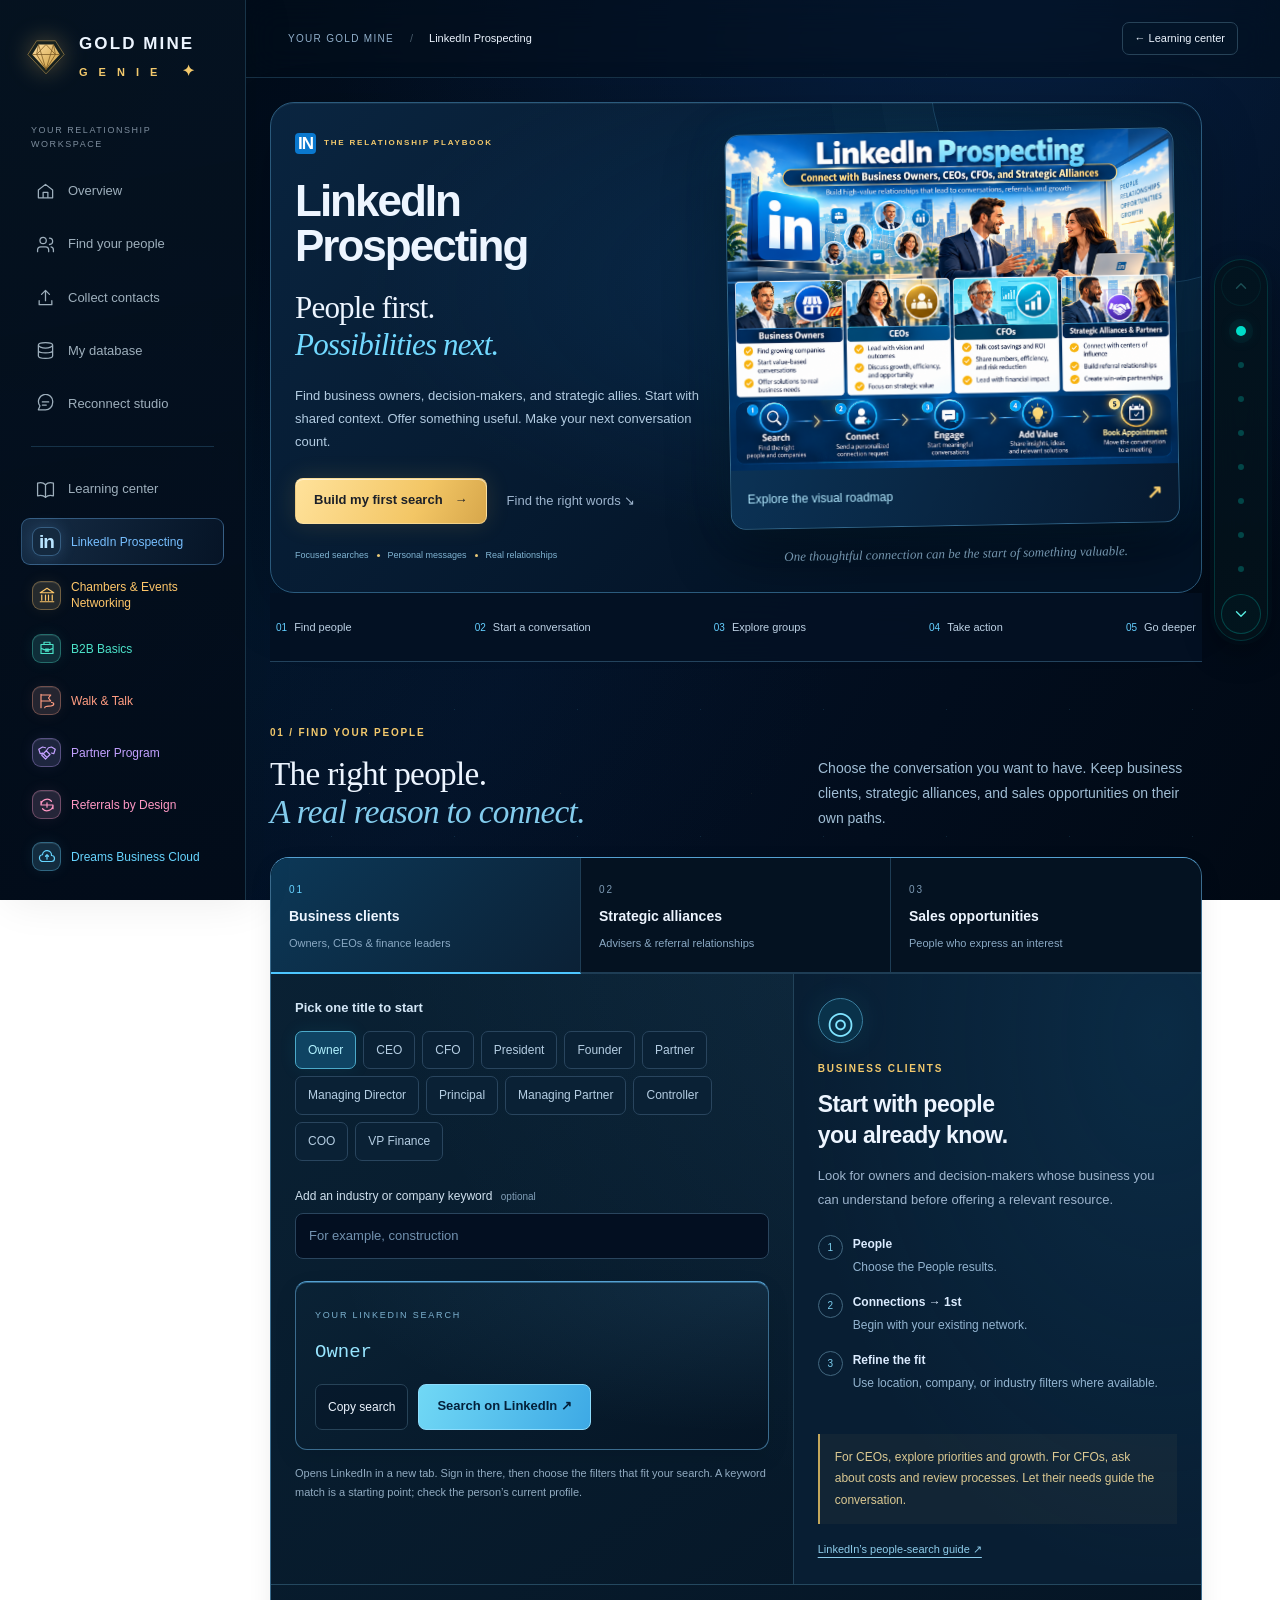
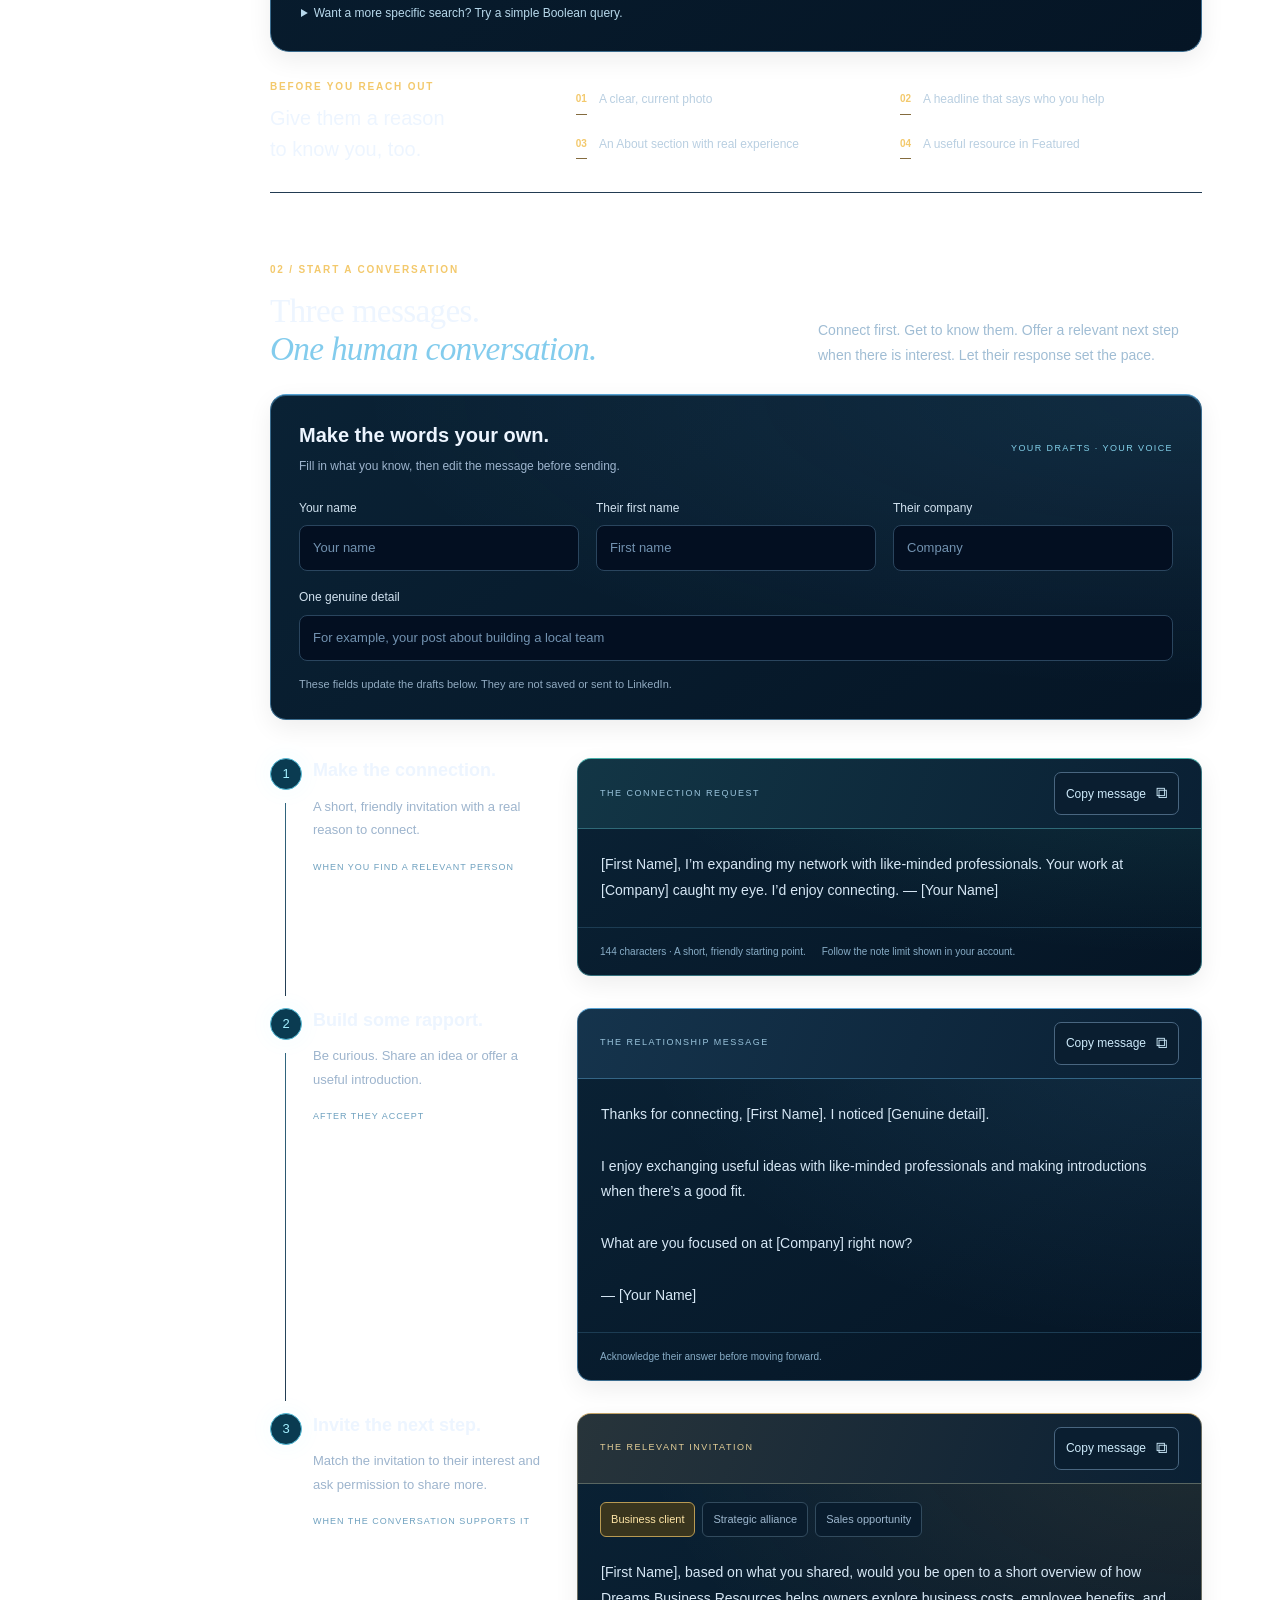
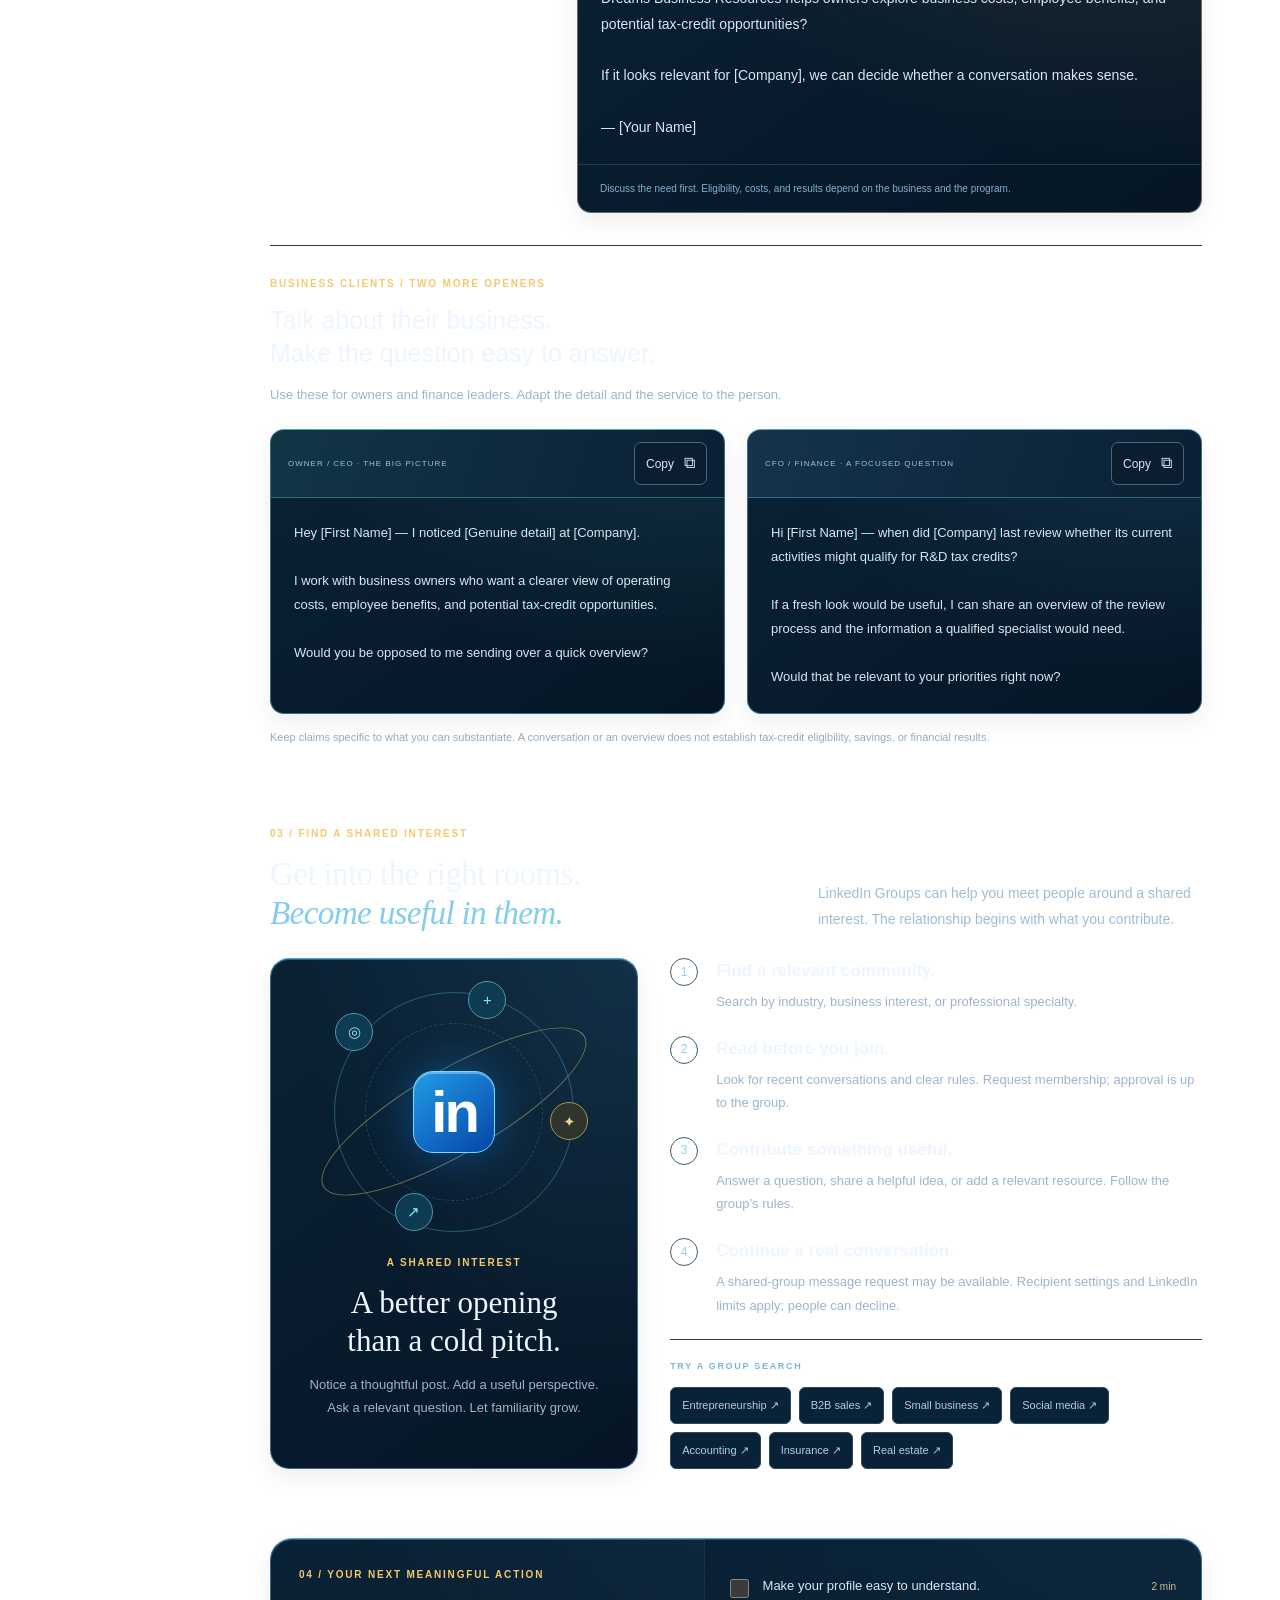
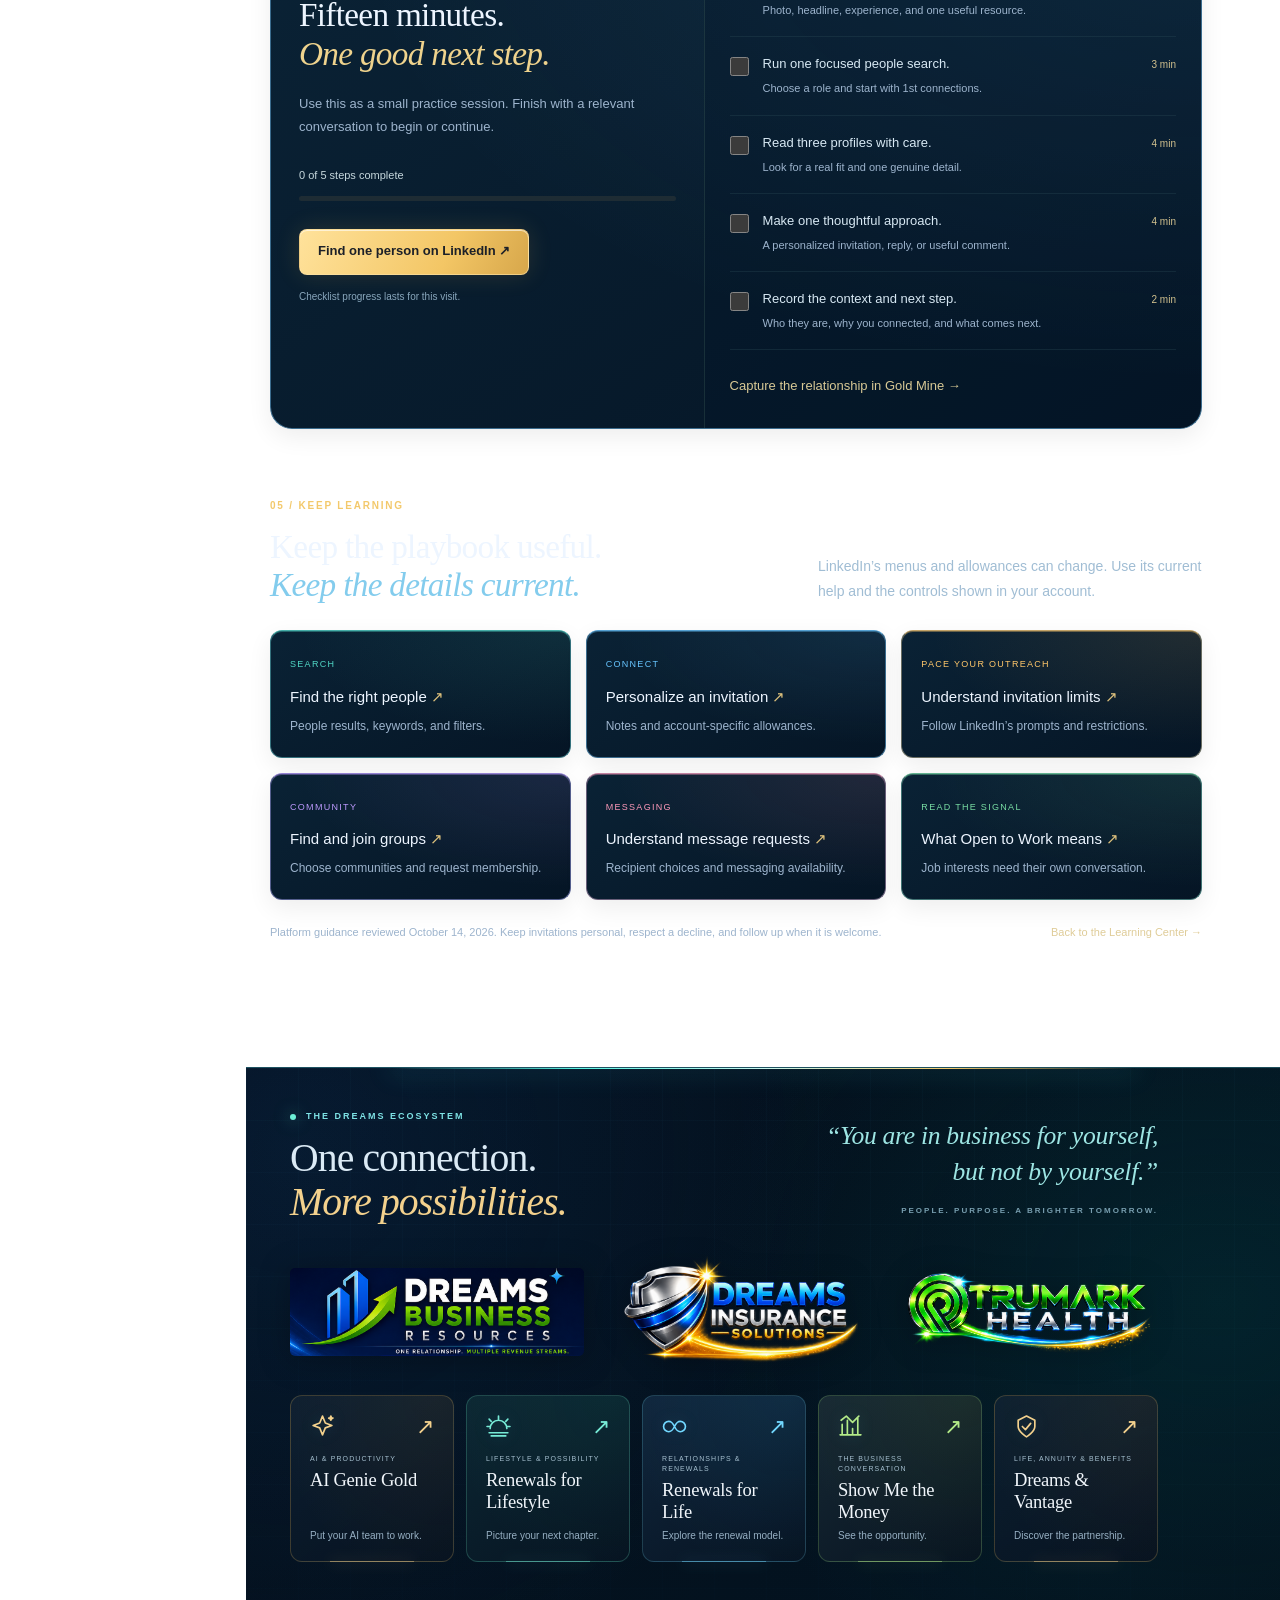
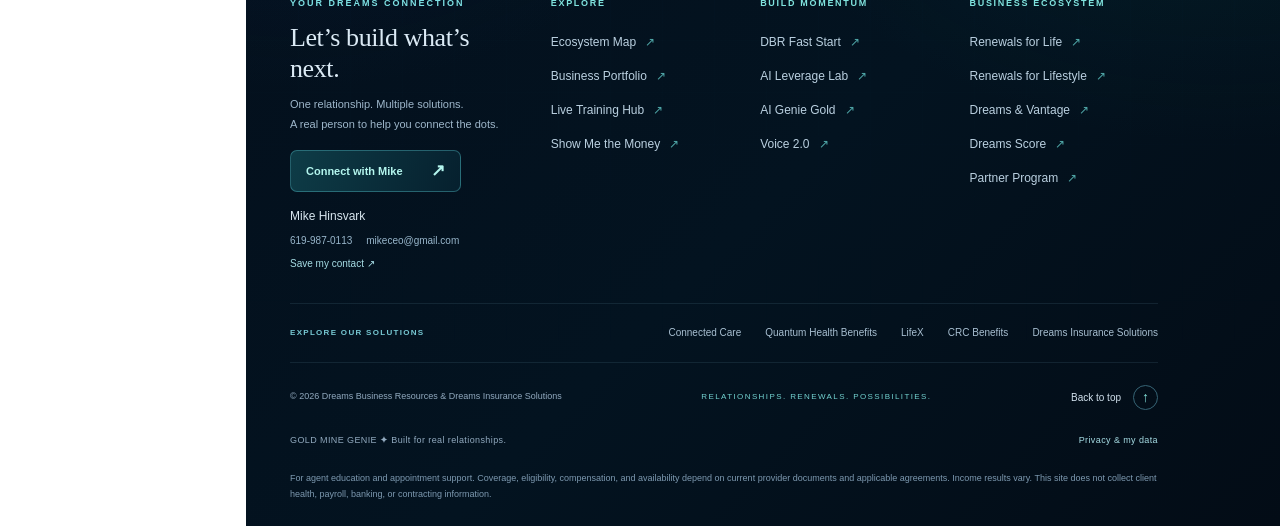
<file: gold/linkedin/index.html>
<!doctype html>
<html lang="en">
<head>
  <meta charset="utf-8"><meta name="viewport" content="width=device-width, initial-scale=1">
  <title>LinkedIn Prospecting Playbook | Gold Mine Genie</title>
  <meta name="description" content="Find business owners, CEOs, CFOs, and strategic allies on LinkedIn. Build focused searches, personalize a three-message sequence, and turn shared interests into useful conversations.">
  <meta name="robots" content="index,follow"><meta name="theme-color" content="#020b16">
  <link rel="canonical" href="https://aigeniedatabase.com/gold/linkedin/">
  <meta property="og:type" content="website"><meta property="og:title" content="LinkedIn Prospecting · People first. Possibilities next.">
  <meta property="og:description" content="A practical, relationship-first playbook with focused searches, message starters, groups guidance, and one meaningful next step.">
  <meta property="og:url" content="https://aigeniedatabase.com/gold/linkedin/"><meta property="og:image" content="https://aigeniedatabase.com/gold/linkedin/linkedin-prospecting.png">
  <meta name="twitter:card" content="summary_large_image">
  <link rel="icon" href="../assets/gem.svg" type="image/svg+xml">
  <link rel="stylesheet" href="../styles.css"><link rel="stylesheet" href="../navy-theme.css"><link rel="stylesheet" href="prospecting.css">
  <script defer src="prospecting.js"></script>
  <script type="application/ld+json">{"@context":"https://schema.org","@type":"WebPage","name":"LinkedIn Prospecting Playbook","description":"A relationship-first LinkedIn prospecting guide with focused searches, personalized outreach, groups guidance, and a daily action plan.","url":"https://aigeniedatabase.com/gold/linkedin/","dateModified":"2026-10-14","isPartOf":{"@type":"WebSite","name":"Gold Mine Genie","url":"https://aigeniedatabase.com/gold/"},"primaryImageOfPage":{"@type":"ImageObject","url":"https://aigeniedatabase.com/gold/linkedin/linkedin-prospecting.png"}}</script>
  <link rel="stylesheet" href="../ecosystem-footer.css">
  <link rel="stylesheet" href="../playbooks/playbooks.css?v=20261015-playbooks">
  <link rel="stylesheet" href="../playbooks/card-accents.css?v=20261016-glow">

  <link rel="stylesheet" href="/gold/scroll-nav.css?v=20261019-rail">
  <script defer src="/gold/scroll-nav.js?v=20261019-rail"></script>
</head>
<body class="prospecting-page">
  <a class="skip" href="#main">Skip to the playbook</a>
  <aside class="sidebar" id="prospect-sidebar">
    <a class="brand" href="../#home"><img src="../assets/gem.svg" alt=""><span>GOLD MINE<span class="brand-genie">G E N I E <i>✦</i></span></span></a>
    <div class="side-label">YOUR RELATIONSHIP WORKSPACE</div>
    <nav aria-label="Main navigation">
      <a class="nav-item" href="../#home"><svg viewBox="0 0 24 24" aria-hidden="true"><path d="M3 10 12 3l9 7v10H3z M9 20v-7h6v7"/></svg><span>Overview</span></a>
      <a class="nav-item" href="../#finder"><svg viewBox="0 0 24 24" aria-hidden="true"><path d="M16 21v-2a4 4 0 0 0-4-4H6a4 4 0 0 0-4 4v2 M9 11a4 4 0 1 0 0-8 4 4 0 0 0 0 8 M17 4a4 4 0 0 1 0 8 M22 21v-2a4 4 0 0 0-3-3.9"/></svg><span>Find your people</span></a>
      <a class="nav-item" href="../#import"><svg viewBox="0 0 24 24" aria-hidden="true"><path d="M12 16V3 M7 8l5-5 5 5 M4 16v5h16v-5"/></svg><span>Collect contacts</span></a>
      <a class="nav-item" href="../#database"><svg viewBox="0 0 24 24" aria-hidden="true"><path d="M21 5c0 2-4 4-9 4S3 7 3 5s4-3 9-3 9 1 9 3 M3 5v14c0 2 4 3 9 3s9-1 9-3V5 M3 12c0 2 4 3 9 3s9-1 9-3"/></svg><span>My database</span></a>
      <a class="nav-item" href="../#reconnect"><svg viewBox="0 0 24 24" aria-hidden="true"><path d="M21 11a9 9 0 0 1-9 9H3l2-5a9 9 0 1 1 16-4 M8 10h8 M8 14h5"/></svg><span>Reconnect studio</span></a>
      <div class="nav-divider"></div>
      <a class="nav-item" href="../#learn"><svg viewBox="0 0 24 24" aria-hidden="true"><path d="M12 6c-3-3-7-3-10-2v16c3-1 7-1 10 2 3-3 7-3 10-2V4c-3-1-7-1-10 2v16"/></svg><span>Learning center</span></a>
      <a class="nav-item resource-link active" href="../linkedin/" style="--nav-color:#77bfff" aria-current="page"><span class="resource-symbol" aria-hidden="true"><b class="in-mark">in</b></span><span>LinkedIn Prospecting</span></a>
<a class="nav-item resource-link" href="../chambers/" style="--nav-color:#ffc76a"><span class="resource-symbol" aria-hidden="true"><svg viewBox="0 0 24 24" aria-hidden="true"><path d="M3 9h18L12 3 3 9Zm2 3v7m5-7v7m4-7v7m5-7v7M3 21h18"/></svg></span><span>Chambers &amp; Events Networking</span></a>
<a class="nav-item resource-link" href="../b2b-basics/" style="--nav-color:#4ce2c9"><span class="resource-symbol" aria-hidden="true"><svg viewBox="0 0 24 24" aria-hidden="true"><path d="M4 6h16v12H4V6Zm4 0V3h8v3M4 11c5 3 11 3 16 0M10 12h4v3h-4z"/></svg></span><span>B2B Basics</span></a>
<a class="nav-item resource-link" href="../walk-and-talk/" style="--nav-color:#ff9d82"><span class="resource-symbol" aria-hidden="true"><svg viewBox="0 0 24 24" aria-hidden="true"><path d="M4 21V3m0 1h13l-3 4 3 4H4M9 21c0-4 12 0 12-5 0-2-3-2-3-2"/></svg></span><span>Walk &amp; Talk</span></a>
<a class="nav-item resource-link" href="../partners/" style="--nav-color:#c3a1ff"><span class="resource-symbol" aria-hidden="true"><svg viewBox="0 0 24 24" aria-hidden="true"><path d="M8 12l3-3 5 5-4 4-6-6-3 1-2-6 5-3 4 1m1 4 3-4 4-1 5 3-2 6-3-1M6 12l-1 3 5 5 2-2"/></svg></span><span>Partner Program</span></a>
<a class="nav-item resource-link" href="../referrals/" style="--nav-color:#ff98c4"><span class="resource-symbol" aria-hidden="true"><svg viewBox="0 0 24 24" aria-hidden="true"><path d="M18 7a8 8 0 0 0-14 5m0-5v5h5m-3 5a8 8 0 0 0 14-5m0 5v-5h-5M12 9v6m-3-3h6"/></svg></span><span>Referrals by Design</span></a>
<a class="nav-item resource-link" href="../business-cloud/" style="--nav-color:#67d5ff"><span class="resource-symbol" aria-hidden="true"><svg viewBox="0 0 24 24" aria-hidden="true"><path d="M7 18h11a4 4 0 0 0 0-8 6 6 0 0 0-12-1 4.5 4.5 0 0 0 1 9Zm3-7 2-2 2 2m-2-2v6"/></svg></span><span>Dreams Business Cloud</span></a>
      <a class="nav-item" href="../#export"><svg viewBox="0 0 24 24" aria-hidden="true"><path d="M12 3v13 M7 11l5 5 5-5 M4 17v4h16v-4"/></svg><span>Export &amp; backup</span></a>
    </nav>
    <div class="side-guide prospect-side-note"><span class="tiny-star">✦</span><h3>People first.</h3><p>Find a real connection.<br>Offer something useful.<br>Earn the next conversation.</p><a class="text-btn" href="#daily-plan">My next meaningful action ↗</a></div>
    <div class="sidebar-foot"><div class="dbr-mark">D</div><span>DREAMS<small>BUSINESS RESOURCES</small></span></div>
  </aside>
  <div class="page-shell">
    <header class="topbar prospect-topbar"><button id="mobile-menu" class="icon-button" aria-label="Open navigation" aria-controls="prospect-sidebar" aria-expanded="false">☰</button><div class="breadcrumb"><a href="../#home">YOUR GOLD MINE</a><b>/</b><span>LinkedIn Prospecting</span></div><a class="small-btn" href="../#learn">← Learning center</a></header>
    <main id="main" class="prospecting-main" tabindex="-1">
      <section class="prospect-hero" aria-labelledby="page-heading">
        <div class="prospect-hero-copy"><div class="eyebrow"><span class="linkedin-mark" aria-hidden="true">in</span> THE RELATIONSHIP PLAYBOOK</div><h1 id="page-heading">LinkedIn<br>Prospecting<span>People first.<br><em>Possibilities next.</em></span></h1><p>Find business owners, decision-makers, and strategic allies. Start with shared context. Offer something useful. Make your next conversation count.</p><div class="button-row"><a class="btn btn-primary" href="#find-people">Build my first search <span aria-hidden="true">→</span></a><a class="text-btn" href="#messages">Find the right words ↘</a></div><div class="hero-proof"><span>Focused searches</span><i></i><span>Personal messages</span><i></i><span>Real relationships</span></div></div>
        <figure class="prospect-art"><button type="button" class="art-open" data-open-art aria-label="Open the full LinkedIn prospecting visual roadmap"><img src="linkedin-prospecting.png" alt="LinkedIn prospecting roadmap: business owners, CEOs, CFOs, and strategic alliances; search, connect, engage, add value, and book an appointment." width="1448" height="1086" fetchpriority="high"><span class="art-expand">Explore the visual roadmap <b aria-hidden="true">↗</b></span></button><figcaption>One thoughtful connection can be the start of something valuable.</figcaption></figure>
      </section>
      <nav class="playbook-index" aria-label="On this page"><a href="#find-people"><b>01</b> Find people</a><a href="#messages"><b>02</b> Start a conversation</a><a href="#groups"><b>03</b> Explore groups</a><a href="#daily-plan"><b>04</b> Take action</a><a href="#resources"><b>05</b> Go deeper</a></nav>

      <section id="find-people" class="prospect-section" aria-labelledby="search-heading">
        <div class="section-intro"><div><div class="eyebrow">01 / FIND YOUR PEOPLE</div><h2 id="search-heading">The right people.<br><em>A real reason to connect.</em></h2></div><p>Choose the conversation you want to have. Keep business clients, strategic alliances, and sales opportunities on their own paths.</p></div>
        <div class="search-workspace">
          <div class="audience-choices" role="group" aria-label="Prospecting audience"><button type="button" data-audience="clients" aria-pressed="true"><span>01</span><b>Business clients</b><small>Owners, CEOs &amp; finance leaders</small></button><button type="button" data-audience="partners" aria-pressed="false"><span>02</span><b>Strategic alliances</b><small>Advisers &amp; referral relationships</small></button><button type="button" data-audience="opportunity" aria-pressed="false"><span>03</span><b>Sales opportunities</b><small>People who express an interest</small></button></div>
          <div class="search-workspace-body"><div class="search-console"><div class="control-label" id="role-label">Pick one title to start</div><div class="role-chips" id="role-chips"><button type="button" data-role="Owner" aria-pressed="true">Owner</button><button type="button" data-role="CEO" aria-pressed="false">CEO</button><button type="button" data-role="CFO" aria-pressed="false">CFO</button><button type="button" data-role="President" aria-pressed="false">President</button><button type="button" data-role="Founder" aria-pressed="false">Founder</button><button type="button" data-role="Partner" aria-pressed="false">Partner</button><button type="button" data-role="Managing Director" aria-pressed="false">Managing Director</button><button type="button" data-role="Principal" aria-pressed="false">Principal</button><button type="button" data-role="Managing Partner" aria-pressed="false">Managing Partner</button><button type="button" data-role="Controller" aria-pressed="false">Controller</button><button type="button" data-role="COO" aria-pressed="false">COO</button><button type="button" data-role="VP Finance" aria-pressed="false">VP Finance</button></div><label class="prospect-field" for="search-keyword">Add an industry or company keyword <span>optional</span><input id="search-keyword" maxlength="80" placeholder="For example, construction" autocomplete="off"></label><div class="query-card"><span>YOUR LINKEDIN SEARCH</span><code id="search-query">Owner</code><div class="query-actions"><button type="button" class="small-btn" data-copy="search-query" aria-label="Copy LinkedIn search">Copy search</button><a class="btn btn-cyan" id="people-search" href="https://www.linkedin.com/search/results/people/?keywords=Owner" target="_blank" rel="noopener noreferrer">Search on LinkedIn ↗</a></div></div><p class="fine-print">Opens LinkedIn in a new tab. Sign in there, then choose the filters that fit your search. A keyword match is a starting point; check the person’s current profile.</p></div>
          <aside class="search-context"><span class="context-orb" aria-hidden="true">◎</span><div class="eyebrow" id="audience-kicker">BUSINESS CLIENTS</div><h3 id="audience-heading">Start with people<br>you already know.</h3><p id="audience-description">Look for owners and decision-makers whose business you can understand before offering a relevant resource.</p><ol class="filter-steps"><li><b>People</b><span>Choose the People results.</span></li><li><b>Connections → 1st</b><span>Begin with your existing network.</span></li><li><b>Refine the fit</b><span>Use location, company, or industry filters where available.</span></li></ol><div class="context-tip" id="audience-tip">For CEOs, explore priorities and growth. For CFOs, ask about costs and review processes. Let their needs guide the conversation.</div><a class="source-link" href="https://www.linkedin.com/help/linkedin/answer/a525054" target="_blank" rel="noopener noreferrer">LinkedIn’s people-search guide ↗</a></aside></div>
          <details class="boolean-guide"><summary>Want a more specific search? Try a simple Boolean query.</summary><p>Use uppercase AND, OR, NOT; quotation marks for phrases; and parentheses for groups. Try one focused query before adding more terms.</p><div class="boolean-example"><code id="boolean-query">(Owner OR Founder) AND construction</code><button type="button" class="small-btn" data-copy="boolean-query" aria-label="Copy Boolean search example">Copy example</button></div><a class="source-link" href="https://www.linkedin.com/help/linkedin/answer/a524335/using-boolean-search-on-linkedin" target="_blank" rel="noopener noreferrer">Official Boolean-search help ↗</a></details>
        </div>
        <div class="profile-strip"><div><span class="eyebrow">BEFORE YOU REACH OUT</span><h3>Give them a reason<br>to know you, too.</h3></div><ul><li><b>01</b><span>A clear, current photo</span></li><li><b>02</b><span>A headline that says who you help</span></li><li><b>03</b><span>An About section with real experience</span></li><li><b>04</b><span>A useful resource in Featured</span></li></ul></div>
      </section>

      <section id="messages" class="prospect-section" aria-labelledby="message-heading">
        <div class="section-intro"><div><div class="eyebrow">02 / START A CONVERSATION</div><h2 id="message-heading">Three messages.<br><em>One human conversation.</em></h2></div><p>Connect first. Get to know them. Offer a relevant next step when there is interest. Let their response set the pace.</p></div>
        <div class="personalize-panel"><div class="personalize-heading"><div><h3>Make the words your own.</h3><p>Fill in what you know, then edit the message before sending.</p></div><span class="draft-badge">YOUR DRAFTS · YOUR VOICE</span></div><div class="personalize-fields"><label class="prospect-field" for="sender-name">Your name<input id="sender-name" maxlength="60" placeholder="Your name" autocomplete="off"></label><label class="prospect-field" for="first-name">Their first name<input id="first-name" maxlength="60" placeholder="First name" autocomplete="off"></label><label class="prospect-field" for="company-name">Their company<input id="company-name" maxlength="100" placeholder="Company" autocomplete="off"></label><label class="prospect-field detail-field" for="shared-detail">One genuine detail<input id="shared-detail" maxlength="220" placeholder="For example, your post about building a local team" autocomplete="off"></label></div><p class="fine-print">These fields update the drafts below. They are not saved or sent to LinkedIn.</p></div>
        <div class="message-timeline">
          <article class="message-step"><div class="step-caption"><span class="step-circle">1</span><h3>Make the connection.</h3><p>A short, friendly invitation with a real reason to connect.</p><span class="step-moment">WHEN YOU FIND A RELEVANT PERSON</span></div><div class="message-card"><div class="message-card-top"><span>THE CONNECTION REQUEST</span><button type="button" class="copy-button" data-copy="message-connect" aria-label="Copy connection request">Copy message <span aria-hidden="true">⧉</span></button></div><p class="copy-text" id="message-connect">[First Name], I’m expanding my network with like-minded professionals. Your work at [Company] caught my eye. I’d enjoy connecting. — [Your Name]</p><div class="message-card-foot"><span id="note-count">Personalize one real detail.</span><span>Follow the note limit shown in your account.</span></div></div></article>
          <article class="message-step"><div class="step-caption"><span class="step-circle">2</span><h3>Build some rapport.</h3><p>Be curious. Share an idea or offer a useful introduction.</p><span class="step-moment">AFTER THEY ACCEPT</span></div><div class="message-card"><div class="message-card-top"><span>THE RELATIONSHIP MESSAGE</span><button type="button" class="copy-button" data-copy="message-rapport" aria-label="Copy rapport message">Copy message <span aria-hidden="true">⧉</span></button></div><p class="copy-text" id="message-rapport">Thanks for connecting, [First Name]. I noticed [Genuine detail].

I enjoy exchanging useful ideas with like-minded professionals and making introductions when there’s a good fit.

What are you focused on at [Company] right now?

— [Your Name]</p><div class="message-card-foot"><span>Acknowledge their answer before moving forward.</span></div></div></article>
          <article class="message-step"><div class="step-caption"><span class="step-circle">3</span><h3>Invite the next step.</h3><p>Match the invitation to their interest and ask permission to share more.</p><span class="step-moment">WHEN THE CONVERSATION SUPPORTS IT</span></div><div class="message-card message-card-gold"><div class="message-card-top"><span>THE RELEVANT INVITATION</span><button type="button" class="copy-button" data-copy="message-offer" aria-label="Copy next-step invitation">Copy message <span aria-hidden="true">⧉</span></button></div><div class="message-audiences" role="group" aria-label="Choose the invitation audience"><button type="button" data-audience="clients" aria-pressed="true">Business client</button><button type="button" data-audience="partners" aria-pressed="false">Strategic alliance</button><button type="button" data-audience="opportunity" aria-pressed="false">Sales opportunity</button></div><p class="copy-text" id="message-offer">[First Name], based on what you shared, would you be open to a short overview of how Dreams Business Resources helps owners explore business costs, employee benefits, and potential tax-credit opportunities?

If it looks relevant for [Company], we can decide whether a conversation makes sense.

— [Your Name]</p><div class="message-card-foot"><span id="offer-tip">Discuss the need first. Eligibility, costs, and results depend on the business and the program.</span></div><a id="opportunity-overview" class="opportunity-overview" href="https://renewalsforlife.com/" target="_blank" rel="noopener noreferrer" hidden>Review the Renewals for Life overview ↗</a></div></article>
        </div>
        <div class="business-starters"><div class="business-starters-heading"><span class="eyebrow">BUSINESS CLIENTS / TWO MORE OPENERS</span><h3>Talk about their business.<br>Make the question easy to answer.</h3><p>Use these for owners and finance leaders. Adapt the detail and the service to the person.</p></div><div class="starter-grid"><article class="message-card"><div class="message-card-top"><span>OWNER / CEO · THE BIG PICTURE</span><button type="button" class="copy-button" data-copy="message-b2b-one" aria-label="Copy owner and CEO message">Copy <span aria-hidden="true">⧉</span></button></div><p class="copy-text" id="message-b2b-one">Hey [First Name] — I noticed [Genuine detail] at [Company].

I work with business owners who want a clearer view of operating costs, employee benefits, and potential tax-credit opportunities.

Would you be opposed to me sending over a quick overview?</p></article><article class="message-card"><div class="message-card-top"><span>CFO / FINANCE · A FOCUSED QUESTION</span><button type="button" class="copy-button" data-copy="message-b2b-two" aria-label="Copy CFO and finance message">Copy <span aria-hidden="true">⧉</span></button></div><p class="copy-text" id="message-b2b-two">Hi [First Name] — when did [Company] last review whether its current activities might qualify for R&amp;D tax credits?

If a fresh look would be useful, I can share an overview of the review process and the information a qualified specialist would need.

Would that be relevant to your priorities right now?</p></article></div><p class="fine-print">Keep claims specific to what you can substantiate. A conversation or an overview does not establish tax-credit eligibility, savings, or financial results.</p></div>
      </section>

      <section id="groups" class="prospect-section" aria-labelledby="groups-heading"><div class="section-intro"><div><div class="eyebrow">03 / FIND A SHARED INTEREST</div><h2 id="groups-heading">Get into the right rooms.<br><em>Become useful in them.</em></h2></div><p>LinkedIn Groups can help you meet people around a shared interest. The relationship begins with what you contribute.</p></div><div class="groups-layout"><div class="community-panel"><div class="community-orbits" aria-hidden="true"><span class="community-center">in</span><span class="community-dot dot-one">◎</span><span class="community-dot dot-two">✦</span><span class="community-dot dot-three">↗</span><span class="community-dot dot-four">+</span></div><span class="eyebrow">A SHARED INTEREST</span><h3>A better opening<br>than a cold pitch.</h3><p>Notice a thoughtful post. Add a useful perspective. Ask a relevant question. Let familiarity grow.</p></div><div class="group-playbook"><ol><li><span>1</span><div><h3>Find a relevant community.</h3><p>Search by industry, business interest, or professional specialty.</p></div></li><li><span>2</span><div><h3>Read before you join.</h3><p>Look for recent conversations and clear rules. Request membership; approval is up to the group.</p></div></li><li><span>3</span><div><h3>Contribute something useful.</h3><p>Answer a question, share a helpful idea, or add a relevant resource. Follow the group’s rules.</p></div></li><li><span>4</span><div><h3>Continue a real conversation.</h3><p>A shared-group message request may be available. Recipient settings and LinkedIn limits apply; people can decline.</p></div></li></ol><div class="group-searches"><span class="control-label">TRY A GROUP SEARCH</span><div><a href="https://www.linkedin.com/search/results/groups/?keywords=entrepreneurship" target="_blank" rel="noopener noreferrer">Entrepreneurship ↗</a><a href="https://www.linkedin.com/search/results/groups/?keywords=B2B%20sales" target="_blank" rel="noopener noreferrer">B2B sales ↗</a><a href="https://www.linkedin.com/search/results/groups/?keywords=small%20business" target="_blank" rel="noopener noreferrer">Small business ↗</a><a href="https://www.linkedin.com/search/results/groups/?keywords=social%20media" target="_blank" rel="noopener noreferrer">Social media ↗</a><a href="https://www.linkedin.com/search/results/groups/?keywords=accounting" target="_blank" rel="noopener noreferrer">Accounting ↗</a><a href="https://www.linkedin.com/search/results/groups/?keywords=insurance" target="_blank" rel="noopener noreferrer">Insurance ↗</a><a href="https://www.linkedin.com/search/results/groups/?keywords=real%20estate" target="_blank" rel="noopener noreferrer">Real estate ↗</a></div></div></div></div></section>

      <section id="daily-plan" class="prospect-section" aria-labelledby="plan-heading"><div class="daily-plan"><div class="daily-plan-copy"><div class="eyebrow">04 / YOUR NEXT MEANINGFUL ACTION</div><h2 id="plan-heading">Fifteen minutes.<br><em>One good next step.</em></h2><p>Use this as a small practice session. Finish with a relevant conversation to begin or continue.</p><div class="session-progress"><span id="plan-progress">0 of 5 steps complete</span><div class="progress-track"><span id="plan-bar"></span></div></div><a class="btn btn-primary" id="plan-search" href="https://www.linkedin.com/search/results/people/?keywords=Owner" target="_blank" rel="noopener noreferrer">Find one person on LinkedIn ↗</a><p class="session-note">Checklist progress lasts for this visit.</p></div><div class="daily-checks"><label><input type="checkbox" data-plan-step><span><b>Make your profile easy to understand.</b><small>Photo, headline, experience, and one useful resource.</small></span><em>2 min</em></label><label><input type="checkbox" data-plan-step><span><b>Run one focused people search.</b><small>Choose a role and start with 1st connections.</small></span><em>3 min</em></label><label><input type="checkbox" data-plan-step><span><b>Read three profiles with care.</b><small>Look for a real fit and one genuine detail.</small></span><em>4 min</em></label><label><input type="checkbox" data-plan-step><span><b>Make one thoughtful approach.</b><small>A personalized invitation, reply, or useful comment.</small></span><em>4 min</em></label><label><input type="checkbox" data-plan-step><span><b>Record the context and next step.</b><small>Who they are, why you connected, and what comes next.</small></span><em>2 min</em></label><a class="text-btn" href="../#finder">Capture the relationship in Gold Mine →</a></div></div></section>

      <section id="resources" class="prospect-section resources-section" aria-labelledby="resource-heading"><div class="section-intro"><div><div class="eyebrow">05 / KEEP LEARNING</div><h2 id="resource-heading">Keep the playbook useful.<br><em>Keep the details current.</em></h2></div><p>LinkedIn’s menus and allowances can change. Use its current help and the controls shown in your account.</p></div><div class="resource-grid"><a href="https://www.linkedin.com/help/linkedin/answer/a525054" target="_blank" rel="noopener noreferrer"><span>SEARCH</span><h3>Find the right people <b>↗</b></h3><p>People results, keywords, and filters.</p></a><a href="https://www.linkedin.com/help/linkedin/answer/a563153" target="_blank" rel="noopener noreferrer"><span>CONNECT</span><h3>Personalize an invitation <b>↗</b></h3><p>Notes and account-specific allowances.</p></a><a href="https://www.linkedin.com/help/linkedin/answer/a550555" target="_blank" rel="noopener noreferrer"><span>PACE YOUR OUTREACH</span><h3>Understand invitation limits <b>↗</b></h3><p>Follow LinkedIn’s prompts and restrictions.</p></a><a href="https://www.linkedin.com/help/linkedin/answer/a544795/finding-and-joining-a-linkedin-group" target="_blank" rel="noopener noreferrer"><span>COMMUNITY</span><h3>Find and join groups <b>↗</b></h3><p>Choose communities and request membership.</p></a><a href="https://www.linkedin.com/help/linkedin/answer/a552485/send-receive-and-manage-message-requests" target="_blank" rel="noopener noreferrer"><span>MESSAGING</span><h3>Understand message requests <b>↗</b></h3><p>Recipient choices and messaging availability.</p></a><a href="https://www.linkedin.com/help/linkedin/answer/a507508/let-recruiters-know-you-re-open-to-work" target="_blank" rel="noopener noreferrer"><span>READ THE SIGNAL</span><h3>What Open to Work means <b>↗</b></h3><p>Job interests need their own conversation.</p></a></div><div class="resource-footer"><p>Platform guidance reviewed October 14, 2026. Keep invitations personal, respect a decline, and follow up when it is welcome.</p><a href="../#learn">Back to the Learning Center →</a></div></section>
    </main>
    <footer class="ecosystem-footer" id="contact" aria-labelledby="ecosystem-heading">
  <div class="eco-horizon" aria-hidden="true"></div>
  <div class="wrap eco-inner">
    <div class="eco-intro">
      <div><p class="eco-kicker"><span aria-hidden="true"></span>THE DREAMS ECOSYSTEM</p><h2 id="ecosystem-heading">One connection.<br><em>More possibilities.</em></h2></div>
      <blockquote>“You are in business for yourself,<br>but not by yourself.”<span>PEOPLE. PURPOSE. A BRIGHTER TOMORROW.</span></blockquote>
    </div>
    <div class="eco-brands" aria-label="The Dreams family of brands">
      <a href="https://dreams.tax/index.html" target="_blank" rel="noopener noreferrer" aria-label="Explore Dreams Business Resources"><img class="eco-dbr" src="../assets/ecosystem/dbr-business-resources.png" width="1003" height="298" loading="lazy" alt="Dreams Business Resources — One relationship. Multiple revenue streams."></a>
      <a href="https://trumark.health/dreams-insurance.html" aria-label="Explore Dreams Insurance Solutions"><img class="eco-dis" src="../assets/ecosystem/dreams-gold-hero.png" width="1536" height="1024" loading="lazy" alt="Dreams Insurance Solutions"></a>
      <a href="https://trumark.health/index.html" aria-label="Explore Trumark Health benefits"><img class="eco-trumark" src="../assets/ecosystem/trumark-health-hero.png" width="1921" height="819" loading="lazy" alt="Trumark Health"></a>
    </div>
    <nav class="eco-featured" aria-label="Featured Dreams destinations"><a class="eco-destination eco-genie" href="https://aigeniedatabase.com/gold" target="_blank" rel="noopener noreferrer"><div class="eco-card-top"><span class="eco-icon"><svg viewBox="0 0 24 24" fill="none" stroke="currentColor" stroke-width="1.45" stroke-linecap="round" stroke-linejoin="round" aria-hidden="true"><path d="m12 2 2.7 6.7L21 11l-6.3 2.3L12 20l-2.7-6.7L3 11l6.3-2.3L12 2Z"/><path d="m20 2 .7 1.7L22 4l-1.3.5L20 6l-.7-1.5L18 4l1.3-.3L20 2Z"/></svg></span><span aria-hidden="true">↗</span></div><span class="eco-card-kicker">AI & PRODUCTIVITY</span><strong>AI Genie Gold</strong><small>Put your AI team to work.</small></a><a class="eco-destination eco-lifestyle" href="https://renewalsforlifestyle.com/" target="_blank" rel="noopener noreferrer"><div class="eco-card-top"><span class="eco-icon"><svg viewBox="0 0 24 24" fill="none" stroke="currentColor" stroke-width="1.45" stroke-linecap="round" stroke-linejoin="round" aria-hidden="true"><path d="M3 18h18M5 21h14M4 14a8 8 0 0 1 16 0M12 2v3M3 5l2 2M21 5l-2 2M1 12h3M20 12h3"/></svg></span><span aria-hidden="true">↗</span></div><span class="eco-card-kicker">LIFESTYLE & POSSIBILITY</span><strong>Renewals for Lifestyle</strong><small>Picture your next chapter.</small></a><a class="eco-destination eco-renewals" href="https://renewalsforlife.info/" target="_blank" rel="noopener noreferrer"><div class="eco-card-top"><span class="eco-icon"><svg viewBox="0 0 24 24" fill="none" stroke="currentColor" stroke-width="1.45" stroke-linecap="round" stroke-linejoin="round" aria-hidden="true"><path d="M12 12c-2-4-3-5-5.5-5a5 5 0 0 0 0 10C9 17 10 16 12 12Zm0 0c2-4 3-5 5.5-5a5 5 0 0 1 0 10C15 17 14 16 12 12Z"/></svg></span><span aria-hidden="true">↗</span></div><span class="eco-card-kicker">RELATIONSHIPS & RENEWALS</span><strong>Renewals for Life</strong><small>Explore the renewal model.</small></a><a class="eco-destination eco-money" href="https://showmethemoney.pro/dreams/" target="_blank" rel="noopener noreferrer"><div class="eco-card-top"><span class="eco-icon"><svg viewBox="0 0 24 24" fill="none" stroke="currentColor" stroke-width="1.45" stroke-linecap="round" stroke-linejoin="round" aria-hidden="true"><path d="M4 20V10m5 10V6m5 14v-6m5 6V3M2 20h20M3 6l5-4 6 6 6-6"/></svg></span><span aria-hidden="true">↗</span></div><span class="eco-card-kicker">THE BUSINESS CONVERSATION</span><strong>Show Me the Money</strong><small>See the opportunity.</small></a><a class="eco-destination eco-vantage" href="https://dreamsvantage.com/" target="_blank" rel="noopener noreferrer"><div class="eco-card-top"><span class="eco-icon"><svg viewBox="0 0 24 24" fill="none" stroke="currentColor" stroke-width="1.45" stroke-linecap="round" stroke-linejoin="round" aria-hidden="true"><path d="m12 2 8 4v6c0 5-8 10-8 10S4 17 4 12V6l8-4Z"/><path d="m8 12 3 3 5-6"/></svg></span><span aria-hidden="true">↗</span></div><span class="eco-card-kicker">LIFE, ANNUITY & BENEFITS</span><strong>Dreams & Vantage</strong><small>Discover the partnership.</small></a></nav>
    <div class="eco-directory">
      <div class="eco-contact"><p class="eco-label">YOUR DREAMS CONNECTION</p><h3>Let’s build what’s next.</h3><p>One relationship. Multiple solutions.<br>A real person to help you connect the dots.</p><a class="eco-contact-button" href="mailto:mikeceo@gmail.com">Connect with Mike<span aria-hidden="true">↗</span></a><div class="eco-person"><strong>Mike Hinsvark</strong><a href="tel:+16199870113">619-987-0113</a><a href="mailto:mikeceo@gmail.com">mikeceo@gmail.com</a><a class="eco-save-contact" href="https://lcardapp.com/lcard/mikeceo-82581" target="_blank" rel="noopener noreferrer">Save my contact <span aria-hidden="true">↗</span></a></div></div>
      <nav class="eco-link-column" aria-label="Ecosystem exploration"><h3>Explore</h3><ul><li><a href="https://dreamsfaststart.com/ecosystem.html" target="_blank" rel="noopener noreferrer">Ecosystem Map<span aria-hidden="true">↗</span></a></li><li><a href="https://dreamsfaststart.com/portfolio.html" target="_blank" rel="noopener noreferrer">Business Portfolio<span aria-hidden="true">↗</span></a></li><li><a href="https://dreamsfaststart.com/livetrainings/" target="_blank" rel="noopener noreferrer">Live Training Hub<span aria-hidden="true">↗</span></a></li><li><a href="https://showmethemoney.pro/dreams/" target="_blank" rel="noopener noreferrer">Show Me the Money<span aria-hidden="true">↗</span></a></li></ul></nav>
      <nav class="eco-link-column" aria-label="Learning and AI resources"><h3>Build momentum</h3><ul><li><a href="https://dreamsfaststart.com/" target="_blank" rel="noopener noreferrer">DBR Fast Start<span aria-hidden="true">↗</span></a></li><li><a href="https://aileveragelab.pro/" target="_blank" rel="noopener noreferrer">AI Leverage Lab<span aria-hidden="true">↗</span></a></li><li><a href="https://aigeniedatabase.com/gold" target="_blank" rel="noopener noreferrer">AI Genie Gold<span aria-hidden="true">↗</span></a></li><li><a href="https://voice-20-sales-agent.mikeceo1840.chatgpt.site/#top" target="_blank" rel="noopener noreferrer">Voice 2.0<span aria-hidden="true">↗</span></a></li></ul></nav>
      <nav class="eco-link-column" aria-label="Business opportunity ecosystem"><h3>Business ecosystem</h3><ul><li><a href="https://renewalsforlife.info/" target="_blank" rel="noopener noreferrer">Renewals for Life<span aria-hidden="true">↗</span></a></li><li><a href="https://renewalsforlifestyle.com/" target="_blank" rel="noopener noreferrer">Renewals for Lifestyle<span aria-hidden="true">↗</span></a></li><li><a href="https://dreamsvantage.com/" target="_blank" rel="noopener noreferrer">Dreams & Vantage<span aria-hidden="true">↗</span></a></li><li><a href="https://dreamsscores.com/?refid=AA0233" target="_blank" rel="noopener noreferrer">Dreams Score<span aria-hidden="true">↗</span></a></li><li><a href="https://strategicpartners.pro/" target="_blank" rel="noopener noreferrer">Partner Program<span aria-hidden="true">↗</span></a></li></ul></nav>
    </div>
    <nav class="eco-products" aria-label="Explore all products"><span>EXPLORE OUR SOLUTIONS</span><a href="https://dreams-connected-care.mikeceo1840.chatgpt.site/" >Connected Care</a><a href="https://dreams-connected-care.mikeceo1840.chatgpt.site/quantum.html" >Quantum Health Benefits</a><a href="https://dreams-connected-care.mikeceo1840.chatgpt.site/lifex.html" >LifeX</a><a href="https://dreams-connected-care.mikeceo1840.chatgpt.site/crc-benefits.html" >CRC Benefits</a><a href="https://dreams-connected-care.mikeceo1840.chatgpt.site/dreams-insurance.html" >Dreams Insurance Solutions</a></nav>
    <div class="eco-bottom"><span>© 2026 Dreams Business Resources & Dreams Insurance Solutions</span><span class="eco-signoff">RELATIONSHIPS. RENEWALS. POSSIBILITIES.</span><a href="#main">Back to top <span aria-hidden="true">↑</span></a></div>
    <div class="eco-workspace"><span>GOLD MINE GENIE <b aria-hidden="true">✦</b> Built for real relationships.</span><a href="../#settings">Privacy &amp; my data</a></div>
    <p class="eco-note">For agent education and appointment support. Coverage, eligibility, compensation, and availability depend on current provider documents and applicable agreements. Income results vary. This site does not collect client health, payroll, banking, or contracting information.</p>
  </div>
</footer>
  </div>
  <dialog id="roadmap-dialog" aria-labelledby="roadmap-title"><div class="roadmap-toolbar"><h2 id="roadmap-title">The LinkedIn prospecting roadmap</h2><button type="button" class="small-btn" data-close-art>Close ×</button></div><img src="linkedin-prospecting.png" alt="Full visual roadmap for prospecting with business owners, CEOs, CFOs, and strategic alliances." width="1448" height="1086" loading="lazy"></dialog>
  <dialog id="copy-dialog" aria-labelledby="copy-title"><div class="copy-fallback"><h2 id="copy-title">Your message is ready.</h2><p>Select the text below and copy it.</p><textarea id="copy-fallback-text" readonly rows="9" aria-label="Text to copy"></textarea><button type="button" class="btn btn-primary" data-close-copy>Done</button></div></dialog>
  <div id="prospect-toast" role="status" aria-live="polite"></div>
</body>
</html>
</file>
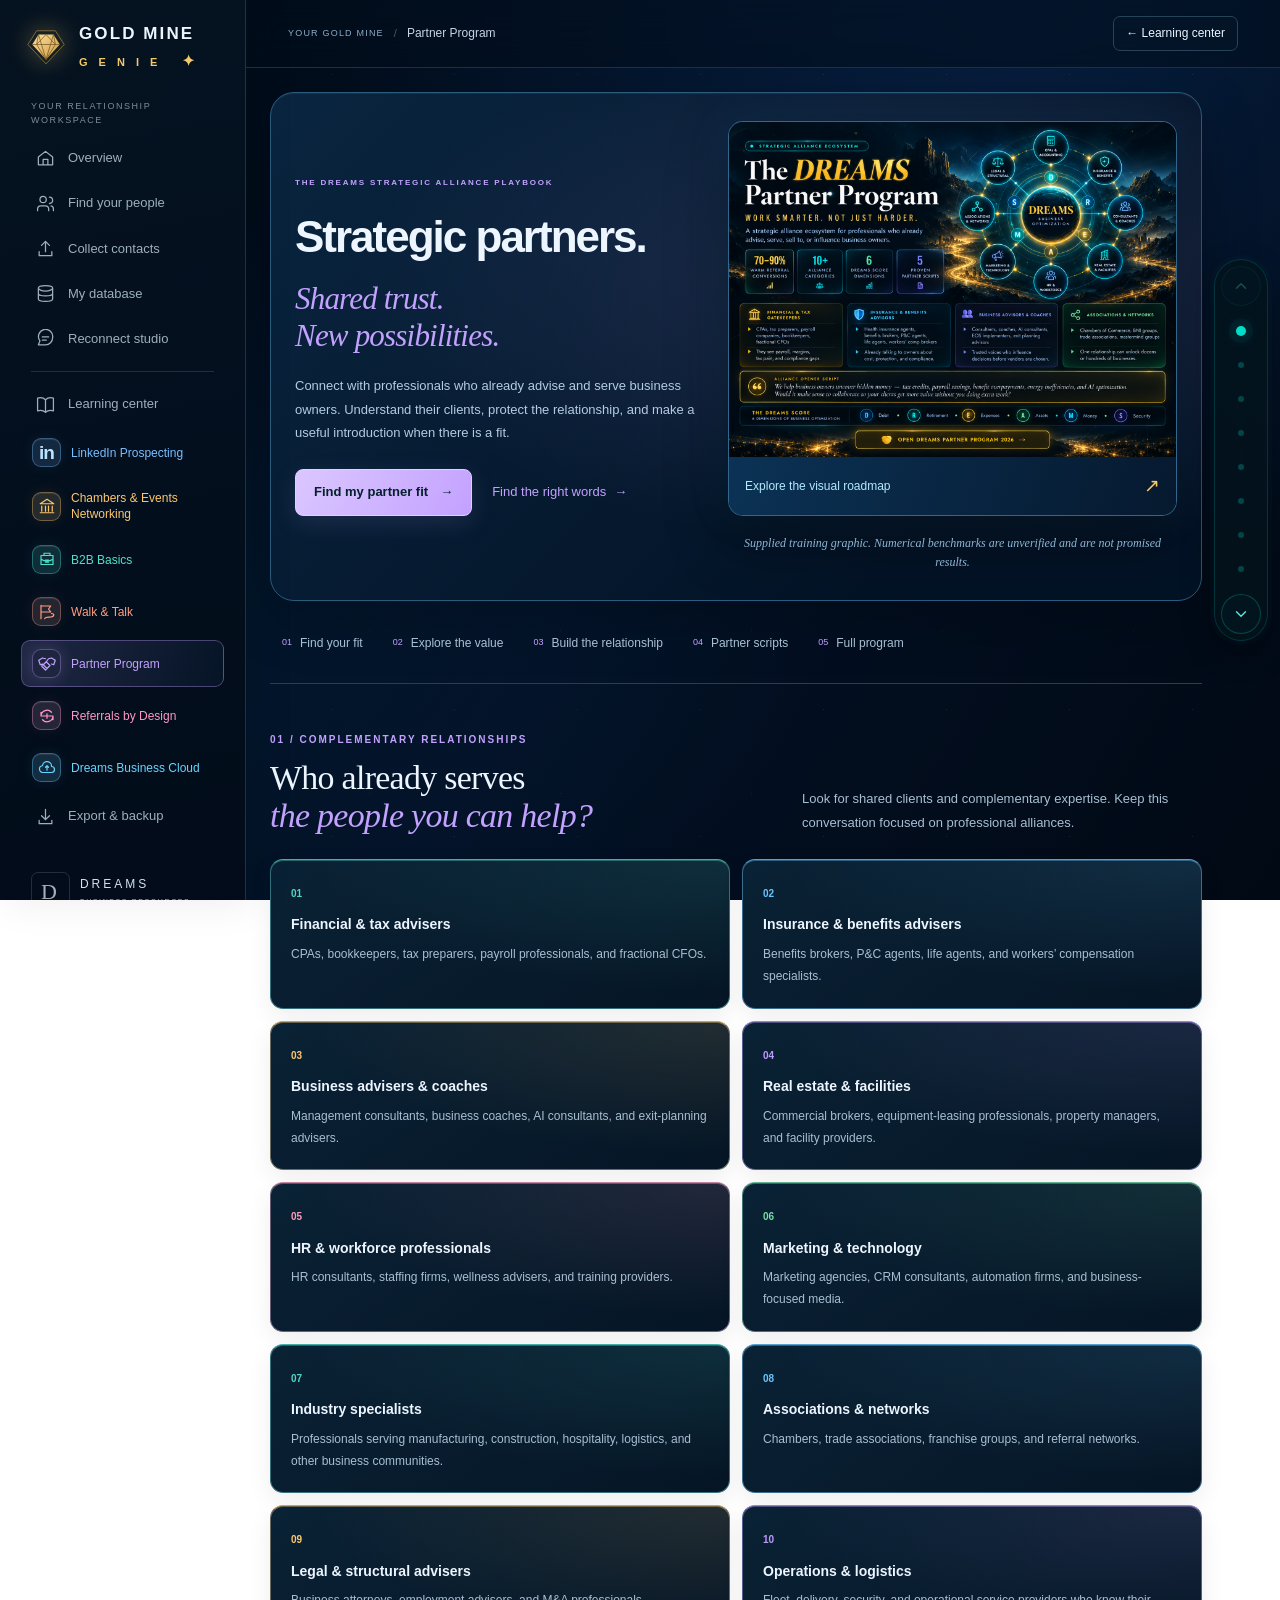
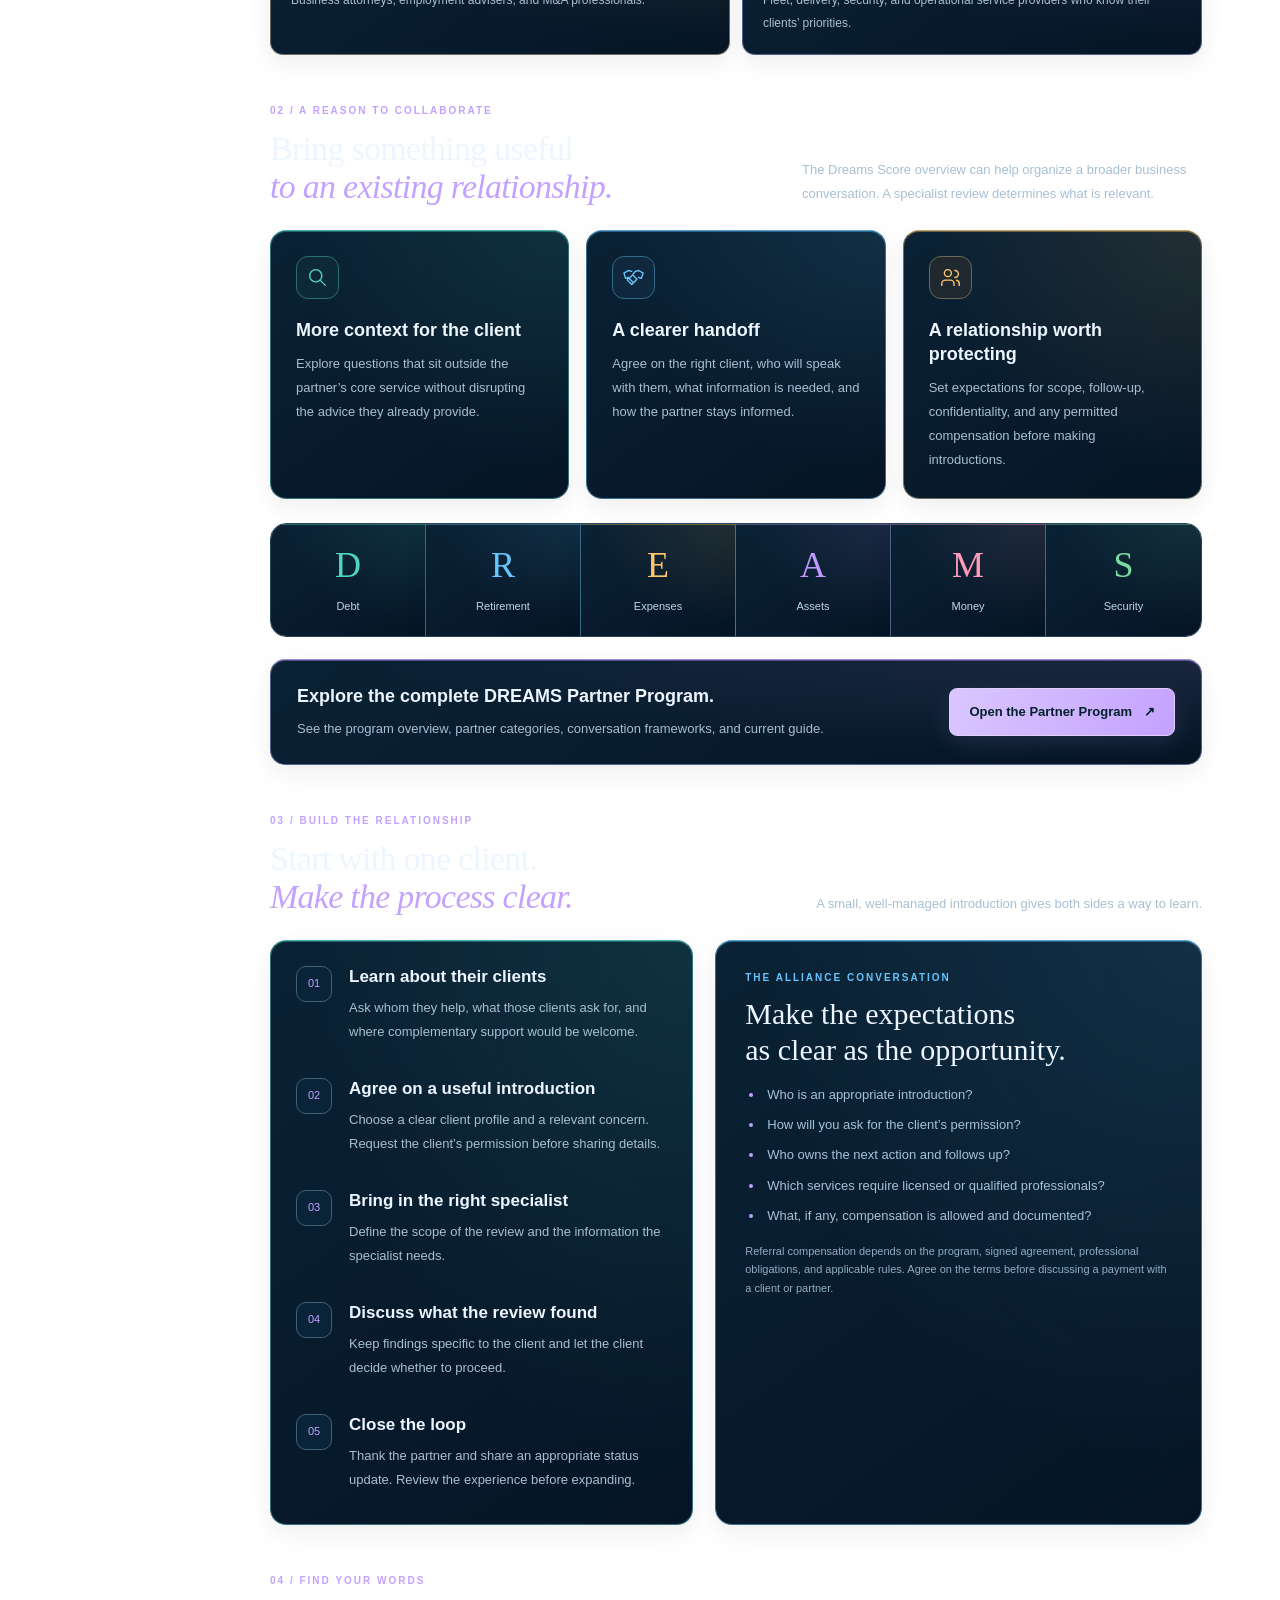
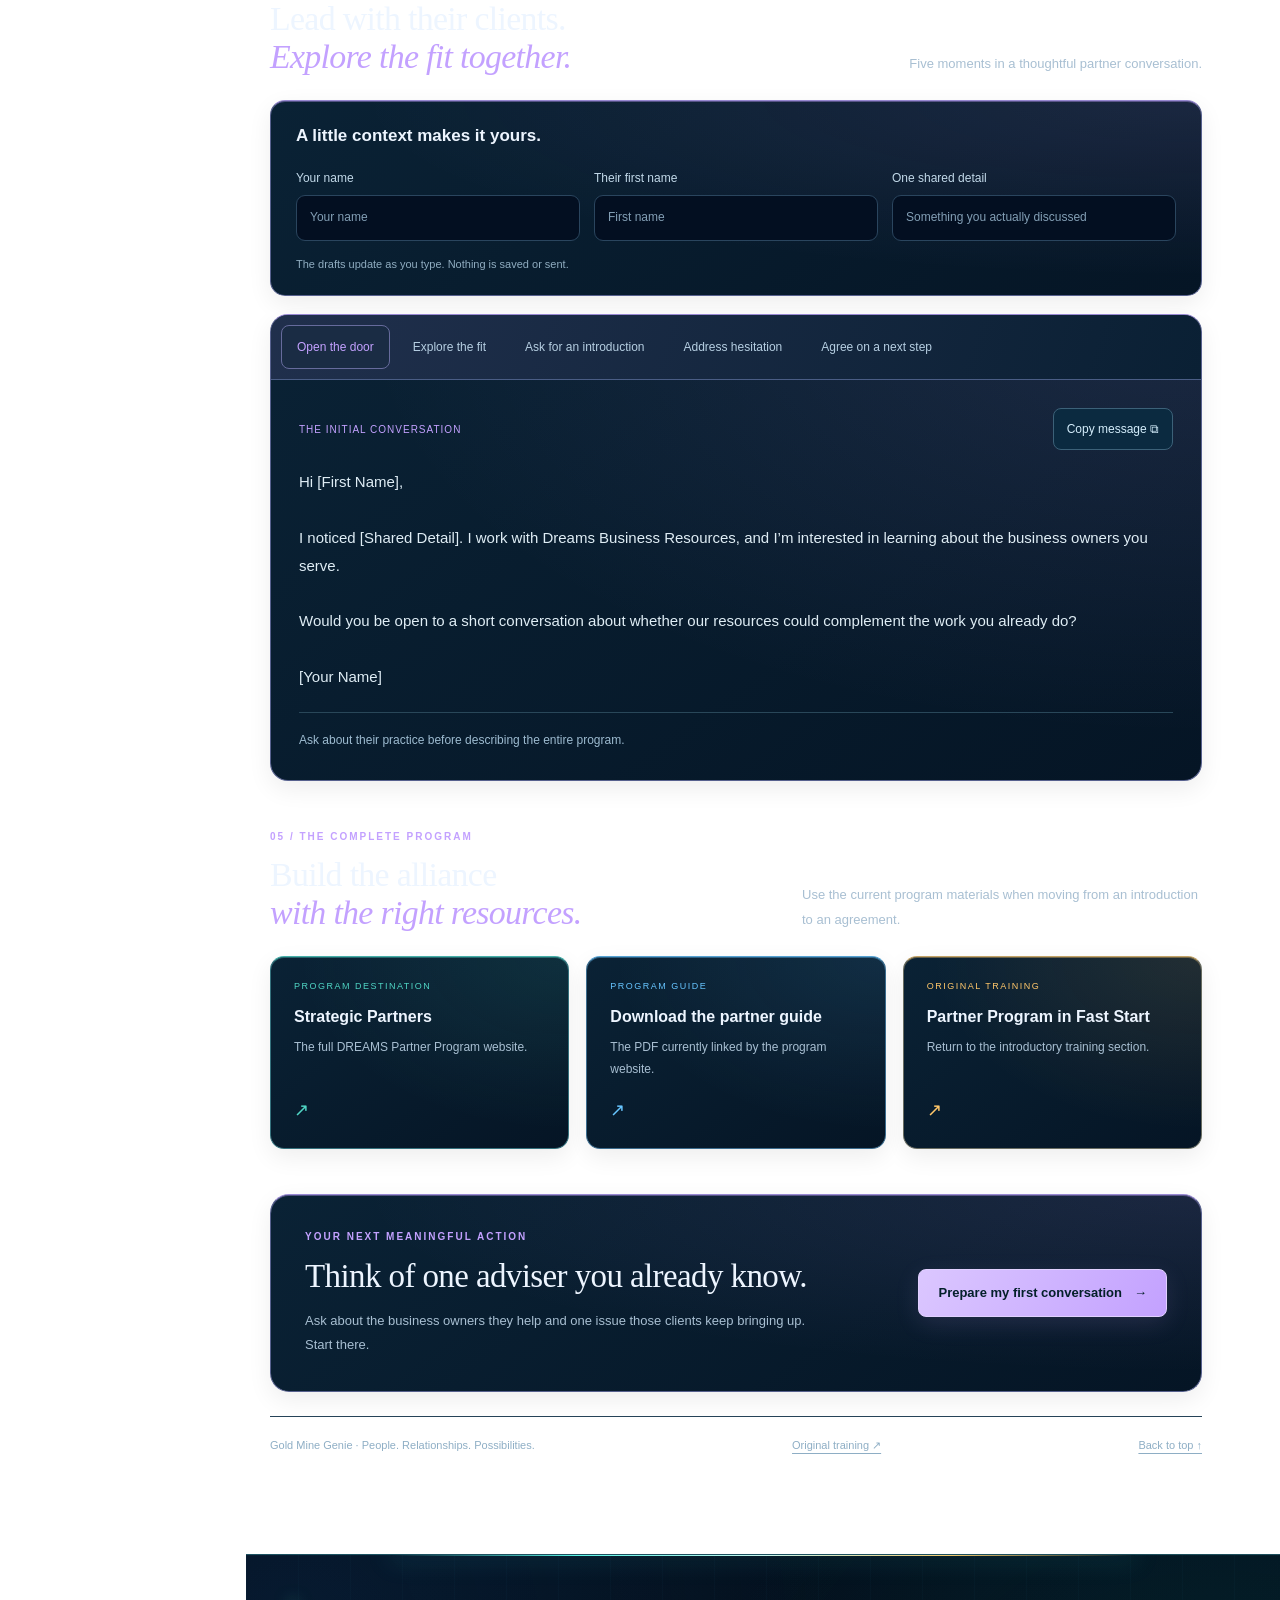
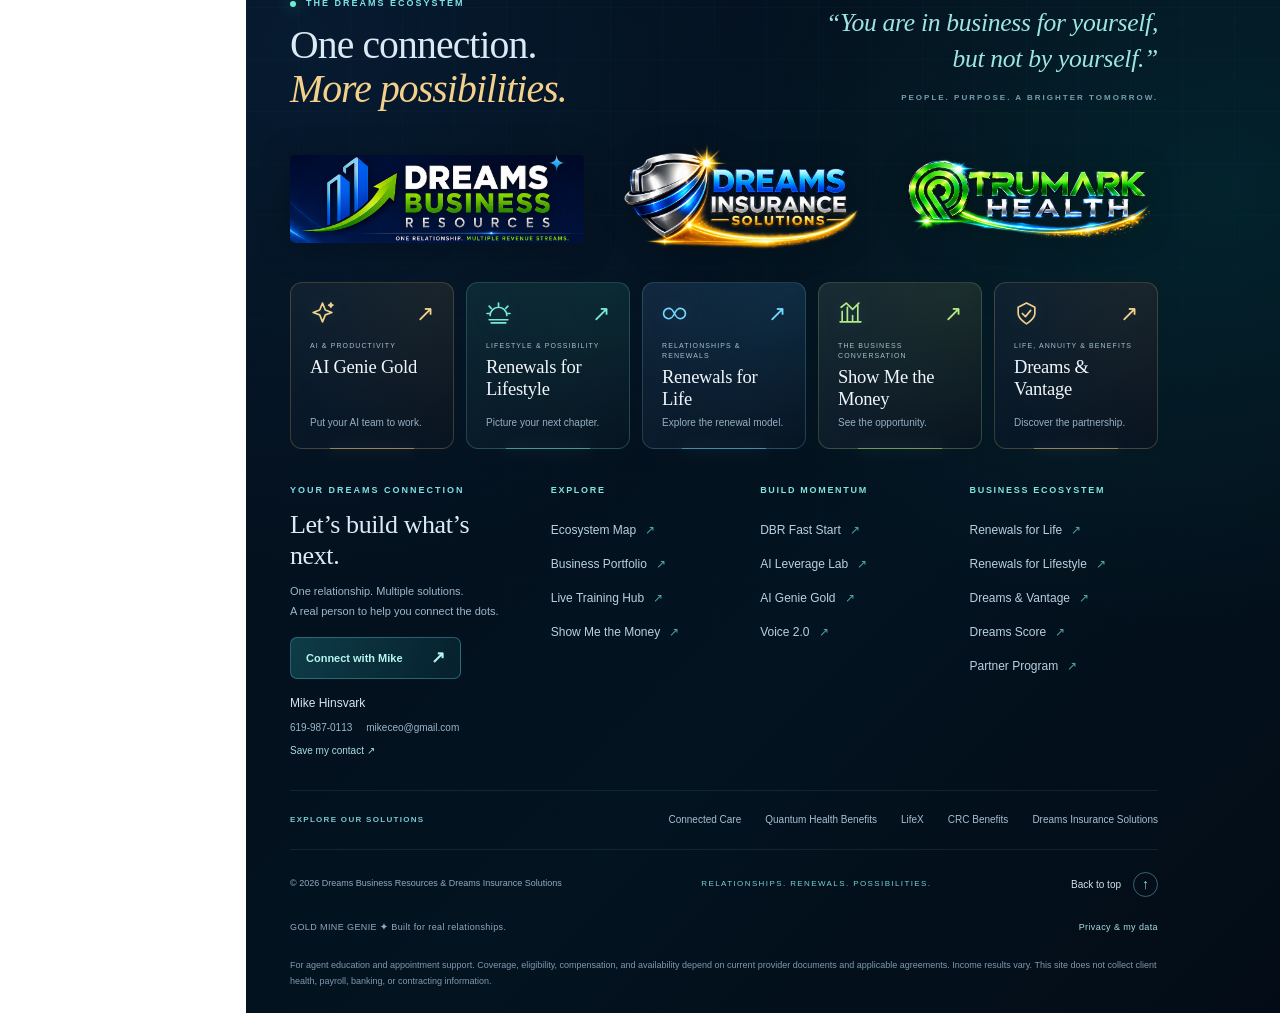
<file: gold/partners/index.html>
<!doctype html>
<html lang="en">
<head>
  <meta charset="utf-8"><meta name="viewport" content="width=device-width, initial-scale=1">
  <title>Partner Program | Gold Mine Genie</title>
  <meta name="description" content="Connect with professionals who already advise and serve business owners. Understand their clients, protect the relationship, and make a useful introduction when there is a fit.">
  <meta name="robots" content="index,follow"><meta name="theme-color" content="#041224">
  <link rel="canonical" href="https://aigeniedatabase.com/gold/partners/">
  <meta property="og:type" content="website"><meta property="og:title" content="Partner Program | Gold Mine Genie">
  <meta property="og:description" content="Connect with professionals who already advise and serve business owners. Understand their clients, protect the relationship, and make a useful introduction when there is a fit."><meta property="og:url" content="https://aigeniedatabase.com/gold/partners/">
  <link rel="icon" href="favicon.svg" type="image/svg+xml">
  <link rel="stylesheet" href="../styles.css"><link rel="stylesheet" href="../navy-theme.css?v=20261015-video-button">
  <link rel="stylesheet" href="../playbooks/playbooks.css?v=20261015-playbooks"><link rel="stylesheet" href="../ecosystem-footer.css">
  <script defer src="../playbooks/playbooks.js?v=20261015-playbooks"></script>
  <script type="application/ld+json">{"@context": "https://schema.org", "@type": "WebPage", "name": "Partner Program | Gold Mine Genie", "description": "Connect with professionals who already advise and serve business owners. Understand their clients, protect the relationship, and make a useful introduction when there is a fit.", "url": "https://aigeniedatabase.com/gold/partners/", "dateModified": "2026-10-16", "isPartOf": {"@type": "WebSite", "name": "Gold Mine Genie", "url": "https://aigeniedatabase.com/gold/"}}</script>
<link rel="stylesheet" href="../playbooks/compact-heroes.css?v=20261016-linkedin-size"><script defer src="../playbooks/visual-roadmap.js?v=20261016"></script><meta property="og:image" content="https://aigeniedatabase.com/gold/partners/assets/partner-program.png">  <link rel="stylesheet" href="../playbooks/card-accents.css?v=20261016-glow">

  <link rel="stylesheet" href="/gold/scroll-nav.css?v=20261019-rail">
  <script defer src="/gold/scroll-nav.js?v=20261019-rail"></script>
</head>
<body class="playbook-page" style="--accent:#c3a1ff">
  <a class="skip" href="#main">Skip to the playbook</a>
  <aside class="sidebar" id="playbook-sidebar"><button type="button" class="pb-close-nav" data-close-nav aria-label="Close navigation">×</button><a class="brand" href="../#home"><img src="../assets/gem.svg" alt=""><span>GOLD MINE<span class="brand-genie">G E N I E <i>✦</i></span></span></a><div class="side-label">YOUR RELATIONSHIP WORKSPACE</div><nav aria-label="Main navigation"><a class="nav-item" href="../#home"><svg viewBox="0 0 24 24" aria-hidden="true"><path d="M3 10 12 3l9 7v10H3zM9 20v-7h6v7"/></svg><span>Overview</span></a><a class="nav-item" href="../#finder"><svg viewBox="0 0 24 24" aria-hidden="true"><path d="M16 21v-2a4 4 0 0 0-4-4H6a4 4 0 0 0-4 4v2M9 11a4 4 0 1 0 0-8 4 4 0 0 0 0 8M17 4a4 4 0 0 1 0 8M22 21v-2a4 4 0 0 0-3-3.9"/></svg><span>Find your people</span></a><a class="nav-item" href="../#import"><svg viewBox="0 0 24 24" aria-hidden="true"><path d="M12 16V3M7 8l5-5 5 5M4 16v5h16v-5"/></svg><span>Collect contacts</span></a><a class="nav-item" href="../#database"><svg viewBox="0 0 24 24" aria-hidden="true"><path d="M21 5c0 2-4 4-9 4S3 7 3 5s4-3 9-3 9 1 9 3M3 5v14c0 2 4 3 9 3s9-1 9-3V5M3 12c0 2 4 3 9 3s9-1 9-3"/></svg><span>My database</span></a><a class="nav-item" href="../#reconnect"><svg viewBox="0 0 24 24" aria-hidden="true"><path d="M21 11a9 9 0 0 1-9 9H3l2-5a9 9 0 1 1 16-4M8 10h8M8 14h5"/></svg><span>Reconnect studio</span></a><div class="nav-divider"></div><a class="nav-item" href="../#learn"><svg viewBox="0 0 24 24" aria-hidden="true"><path d="M12 6c-3-3-7-3-10-2v16c3-1 7-1 10 2 3-3 7-3 10-2V4c-3-1-7-1-10 2v16"/></svg><span>Learning center</span></a><a class="nav-item resource-link" href="../linkedin/" style="--nav-color:#77bfff"><span class="resource-symbol" aria-hidden="true"><b class="in-mark">in</b></span><span>LinkedIn Prospecting</span></a>
<a class="nav-item resource-link" href="../chambers/" style="--nav-color:#ffc76a"><span class="resource-symbol" aria-hidden="true"><svg viewBox="0 0 24 24" aria-hidden="true"><path d="M3 9h18L12 3 3 9Zm2 3v7m5-7v7m4-7v7m5-7v7M3 21h18"/></svg></span><span>Chambers &amp; Events Networking</span></a>
<a class="nav-item resource-link" href="../b2b-basics/" style="--nav-color:#4ce2c9"><span class="resource-symbol" aria-hidden="true"><svg viewBox="0 0 24 24" aria-hidden="true"><path d="M4 6h16v12H4V6Zm4 0V3h8v3M4 11c5 3 11 3 16 0M10 12h4v3h-4z"/></svg></span><span>B2B Basics</span></a>
<a class="nav-item resource-link" href="../walk-and-talk/" style="--nav-color:#ff9d82"><span class="resource-symbol" aria-hidden="true"><svg viewBox="0 0 24 24" aria-hidden="true"><path d="M4 21V3m0 1h13l-3 4 3 4H4M9 21c0-4 12 0 12-5 0-2-3-2-3-2"/></svg></span><span>Walk &amp; Talk</span></a>
<a class="nav-item resource-link active" href="../partners/" style="--nav-color:#c3a1ff" aria-current="page"><span class="resource-symbol" aria-hidden="true"><svg viewBox="0 0 24 24" aria-hidden="true"><path d="M8 12l3-3 5 5-4 4-6-6-3 1-2-6 5-3 4 1m1 4 3-4 4-1 5 3-2 6-3-1M6 12l-1 3 5 5 2-2"/></svg></span><span>Partner Program</span></a>
<a class="nav-item resource-link" href="../referrals/" style="--nav-color:#ff98c4"><span class="resource-symbol" aria-hidden="true"><svg viewBox="0 0 24 24" aria-hidden="true"><path d="M18 7a8 8 0 0 0-14 5m0-5v5h5m-3 5a8 8 0 0 0 14-5m0 5v-5h-5M12 9v6m-3-3h6"/></svg></span><span>Referrals by Design</span></a>
<a class="nav-item resource-link" href="../business-cloud/" style="--nav-color:#67d5ff"><span class="resource-symbol" aria-hidden="true"><svg viewBox="0 0 24 24" aria-hidden="true"><path d="M7 18h11a4 4 0 0 0 0-8 6 6 0 0 0-12-1 4.5 4.5 0 0 0 1 9Zm3-7 2-2 2 2m-2-2v6"/></svg></span><span>Dreams Business Cloud</span></a><a class="nav-item" href="../#export"><svg viewBox="0 0 24 24" aria-hidden="true"><path d="M12 3v13M7 11l5 5 5-5M4 17v4h16v-4"/></svg><span>Export &amp; backup</span></a></nav><div class="sidebar-foot"><div class="dbr-mark">D</div><span>DREAMS<small>BUSINESS RESOURCES</small></span></div></aside>
  <div class="page-shell">
    <header class="topbar"><button id="mobile-menu" class="icon-button" aria-label="Open navigation" aria-controls="playbook-sidebar" aria-expanded="false">☰</button><div class="breadcrumb"><a href="../#home">YOUR GOLD MINE</a><b>/</b><span>Partner Program</span></div><a class="small-btn" href="../#learn">← Learning center</a></header>
    <main id="main" class="playbook-main" tabindex="-1">
      <section class="compact-hero" aria-labelledby="page-title"><div class="compact-copy"><div class="eyebrow">THE DREAMS STRATEGIC ALLIANCE PLAYBOOK</div><h1 id="page-title">Strategic partners.<em>Shared trust.<br>New possibilities.</em></h1><p>Connect with professionals who already advise and serve business owners. Understand their clients, protect the relationship, and make a useful introduction when there is a fit.</p><div class="pb-actions"><a class="btn btn-accent" href="#partner-fit">Find my partner fit <span aria-hidden="true">→</span></a><a class="text-btn" href="#messages">Find the right words <span aria-hidden="true">→</span></a></div></div><figure class="compact-art"><a class="compact-art-link" data-visual-roadmap data-title="Dreams Partner Program" href="assets/partner-program.png" target="_blank" rel="noopener noreferrer" aria-label="Enlarge Dreams Partner Program"><img src="assets/partner-program.png" alt="Dreams Partner Program visual guide" width="1448" height="1086" fetchpriority="high"><span class="compact-expand">Explore the visual roadmap <b aria-hidden="true">↗</b></span></a><figcaption>Supplied training graphic. Numerical benchmarks are unverified and are not promised results.</figcaption></figure></section>
      <nav class="pb-index" aria-label="On this page"><a href="#partner-fit"><b>01</b>Find your fit</a><a href="#value"><b>02</b>Explore the value</a><a href="#process"><b>03</b>Build the relationship</a><a href="#messages"><b>04</b>Partner scripts</a><a href="#resources"><b>05</b>Full program</a></nav>
      <section class="pb-section" id="partner-fit"><div class="pb-heading"><div><div class="eyebrow">01 / COMPLEMENTARY RELATIONSHIPS</div><h2>Who already serves<br><em>the people you can help?</em></h2></div><p>Look for shared clients and complementary expertise. Keep this conversation focused on professional alliances.</p></div><div class="pb-partner-map"><article><b>01</b><h3>Financial & tax advisers</h3><p>CPAs, bookkeepers, tax preparers, payroll professionals, and fractional CFOs.</p></article><article><b>02</b><h3>Insurance & benefits advisers</h3><p>Benefits brokers, P&C agents, life agents, and workers’ compensation specialists.</p></article><article><b>03</b><h3>Business advisers & coaches</h3><p>Management consultants, business coaches, AI consultants, and exit-planning advisers.</p></article><article><b>04</b><h3>Real estate & facilities</h3><p>Commercial brokers, equipment-leasing professionals, property managers, and facility providers.</p></article><article><b>05</b><h3>HR & workforce professionals</h3><p>HR consultants, staffing firms, wellness advisers, and training providers.</p></article><article><b>06</b><h3>Marketing & technology</h3><p>Marketing agencies, CRM consultants, automation firms, and business-focused media.</p></article><article><b>07</b><h3>Industry specialists</h3><p>Professionals serving manufacturing, construction, hospitality, logistics, and other business communities.</p></article><article><b>08</b><h3>Associations & networks</h3><p>Chambers, trade associations, franchise groups, and referral networks.</p></article><article><b>09</b><h3>Legal & structural advisers</h3><p>Business attorneys, employment advisers, and M&A professionals.</p></article><article><b>10</b><h3>Operations & logistics</h3><p>Fleet, delivery, security, and operational service providers who know their clients’ priorities.</p></article></div></section><section class="pb-section" id="value"><div class="pb-heading"><div><div class="eyebrow">02 / A REASON TO COLLABORATE</div><h2>Bring something useful<br><em>to an existing relationship.</em></h2></div><p>The Dreams Score overview can help organize a broader business conversation. A specialist review determines what is relevant.</p></div><div class="pb-grid three"><article class="pb-card"><div class="card-icon"><svg viewBox="0 0 24 24" aria-hidden="true"><path d="M10 17a7 7 0 1 0 0-14 7 7 0 0 0 0 14Zm5-2 6 6"/></svg></div><h3>More context for the client</h3><p>Explore questions that sit outside the partner’s core service without disrupting the advice they already provide.</p></article><article class="pb-card"><div class="card-icon"><svg viewBox="0 0 24 24" aria-hidden="true"><path d="M8 12l3-3 5 5-4 4-6-6-3 1-2-6 5-3 4 1m1 4 3-4 4-1 5 3-2 6-3-1M6 12l-1 3 5 5 2-2"/></svg></div><h3>A clearer handoff</h3><p>Agree on the right client, who will speak with them, what information is needed, and how the partner stays informed.</p></article><article class="pb-card"><div class="card-icon"><svg viewBox="0 0 24 24" aria-hidden="true"><path d="M16 21v-2a4 4 0 0 0-4-4H6a4 4 0 0 0-4 4v2M9 11a4 4 0 1 0 0-8 4 4 0 0 0 0 8M17 4a4 4 0 0 1 0 8M22 21v-2a4 4 0 0 0-3-3.9"/></svg></div><h3>A relationship worth protecting</h3><p>Set expectations for scope, follow-up, confidentiality, and any permitted compensation before making introductions.</p></article></div><div class="pb-dreams"><div><strong>D</strong><span>Debt</span></div><div><strong>R</strong><span>Retirement</span></div><div><strong>E</strong><span>Expenses</span></div><div><strong>A</strong><span>Assets</span></div><div><strong>M</strong><span>Money</span></div><div><strong>S</strong><span>Security</span></div></div><div class="pb-banner"><div><h3>Explore the complete DREAMS Partner Program.</h3><p>See the program overview, partner categories, conversation frameworks, and current guide.</p></div><a class="btn btn-accent" href="https://strategicpartners.pro/" target="_blank" rel="noopener noreferrer">Open the Partner Program <span aria-hidden="true">↗</span></a></div></section><section class="pb-section" id="process"><div class="pb-heading"><div><div class="eyebrow">03 / BUILD THE RELATIONSHIP</div><h2>Start with one client.<br><em>Make the process clear.</em></h2></div><p>A small, well-managed introduction gives both sides a way to learn.</p></div><div class="pb-split"><div class="pb-card"><ol class="pb-steps"><li><h3>Learn about their clients</h3><p>Ask whom they help, what those clients ask for, and where complementary support would be welcome.</p></li><li><h3>Agree on a useful introduction</h3><p>Choose a clear client profile and a relevant concern. Request the client’s permission before sharing details.</p></li><li><h3>Bring in the right specialist</h3><p>Define the scope of the review and the information the specialist needs.</p></li><li><h3>Discuss what the review found</h3><p>Keep findings specific to the client and let the client decide whether to proceed.</p></li><li><h3>Close the loop</h3><p>Thank the partner and share an appropriate status update. Review the experience before expanding.</p></li></ol></div><div class="pb-highlight"><div class="eyebrow">THE ALLIANCE CONVERSATION</div><h3>Make the expectations<br>as clear as the opportunity.</h3><ul class="pb-bullets"><li>Who is an appropriate introduction?</li><li>How will you ask for the client’s permission?</li><li>Who owns the next action and follows up?</li><li>Which services require licensed or qualified professionals?</li><li>What, if any, compensation is allowed and documented?</li></ul><p class="pb-note">Referral compensation depends on the program, signed agreement, professional obligations, and applicable rules. Agree on the terms before discussing a payment with a client or partner.</p></div></div></section><section class="pb-section" id="messages"><div class="pb-heading"><div><div class="eyebrow">04 / FIND YOUR WORDS</div><h2>Lead with their clients.<br><em>Explore the fit together.</em></h2></div><p>Five moments in a thoughtful partner conversation.</p></div><div class="pb-personalize"><h3>A little context makes it yours.</h3><div class="pb-fields"><label class="pb-field">Your name<input data-personalize="[Your Name]" maxlength="70" placeholder="Your name" autocomplete="off"></label><label class="pb-field">Their first name<input data-personalize="[First Name]" maxlength="70" placeholder="First name" autocomplete="off"></label><label class="pb-field">One shared detail<input data-personalize="[Shared Detail]" maxlength="240" placeholder="Something you actually discussed" autocomplete="off"></label></div><p class="pb-note">The drafts update as you type. Nothing is saved or sent.</p></div><div class="pb-script-library"><div class="pb-script-tabs" role="tablist" aria-label="Conversation templates"><button type="button" role="tab" id="script-tab-0" aria-controls="script-panel-0" aria-selected="true" tabindex="0">Open the door</button><button type="button" role="tab" id="script-tab-1" aria-controls="script-panel-1" aria-selected="false" tabindex="-1">Explore the fit</button><button type="button" role="tab" id="script-tab-2" aria-controls="script-panel-2" aria-selected="false" tabindex="-1">Ask for an introduction</button><button type="button" role="tab" id="script-tab-3" aria-controls="script-panel-3" aria-selected="false" tabindex="-1">Address hesitation</button><button type="button" role="tab" id="script-tab-4" aria-controls="script-panel-4" aria-selected="false" tabindex="-1">Agree on a next step</button></div><div class="pb-script-panel" role="tabpanel" tabindex="0" id="script-panel-0" aria-labelledby="script-tab-0"><div class="pb-script-top"><span>THE INITIAL CONVERSATION</span><button class="pb-copy" type="button" data-copy="script-text-0" aria-label="Copy Open the door">Copy message ⧉</button></div><p class="pb-script-text" data-personalized id="script-text-0">Hi [First Name],

I noticed [Shared Detail]. I work with Dreams Business Resources, and I’m interested in learning about the business owners you serve.

Would you be open to a short conversation about whether our resources could complement the work you already do?

[Your Name]</p><p class="pb-script-tip">Ask about their practice before describing the entire program.</p></div><div class="pb-script-panel" role="tabpanel" tabindex="0" id="script-panel-1" aria-labelledby="script-tab-1" hidden><div class="pb-script-top"><span>UNDERSTAND THE NEED</span><button class="pb-copy" type="button" data-copy="script-text-1" aria-label="Copy Explore the fit">Copy message ⧉</button></div><p class="pb-script-text" data-personalized id="script-text-1">Which business questions do your clients bring to you that fall outside your core service?

When a client needs help in one of those areas, how do you usually decide whom to introduce?</p><p class="pb-script-tip">Listen for the standard you would need to meet to earn their trust.</p></div><div class="pb-script-panel" role="tabpanel" tabindex="0" id="script-panel-2" aria-labelledby="script-tab-2" hidden><div class="pb-script-top"><span>A SMALL FIRST STEP</span><button class="pb-copy" type="button" data-copy="script-text-2" aria-label="Copy Ask for an introduction">Copy message ⧉</button></div><p class="pb-script-text" data-personalized id="script-text-2">If we find a relevant resource for a client, would you be comfortable asking whether they would like an introduction?

We can agree on the scope and how you stay informed before moving ahead.</p><p class="pb-script-tip">The partner and client choose whether an introduction is welcome.</p></div><div class="pb-script-panel" role="tabpanel" tabindex="0" id="script-panel-3" aria-labelledby="script-tab-3" hidden><div class="pb-script-top"><span>PROTECT THE RELATIONSHIP</span><button class="pb-copy" type="button" data-copy="script-text-3" aria-label="Copy Address hesitation">Copy message ⧉</button></div><p class="pb-script-text" data-personalized id="script-text-3">It sounds like protecting your client relationships is important.

What would you need to see or understand for a small first introduction to feel comfortable?</p><p class="pb-script-tip">Acknowledge the concern. Avoid promising that the partner will have no work or no risk.</p></div><div class="pb-script-panel" role="tabpanel" tabindex="0" id="script-panel-4" aria-labelledby="script-tab-4" hidden><div class="pb-script-top"><span>KEEP IT PRACTICAL</span><button class="pb-copy" type="button" data-copy="script-text-4" aria-label="Copy Agree on a next step">Copy message ⧉</button></div><p class="pb-script-text" data-personalized id="script-text-4">Would it be useful to look at a sample Dreams Score overview together and decide whether one client comes to mind?

If there is a fit, we can clarify the process and current program terms before taking the next step.</p><p class="pb-script-tip">Keep the first commitment small and follow through on it.</p></div></div></section><section class="pb-section" id="resources"><div class="pb-heading"><div><div class="eyebrow">05 / THE COMPLETE PROGRAM</div><h2>Build the alliance<br><em>with the right resources.</em></h2></div><p>Use the current program materials when moving from an introduction to an agreement.</p></div><div class="pb-grid three"><a class="pb-resource" href="https://strategicpartners.pro/" target="_blank" rel="noopener noreferrer"><span>PROGRAM DESTINATION</span><h3>Strategic Partners</h3><p>The full DREAMS Partner Program website.</p><b aria-hidden="true">↗</b></a><a class="pb-resource" href="https://strategicpartners.pro/DREAMS_Partner_Program_2026.pdf" target="_blank" rel="noopener noreferrer"><span>PROGRAM GUIDE</span><h3>Download the partner guide</h3><p>The PDF currently linked by the program website.</p><b aria-hidden="true">↗</b></a><a class="pb-resource" href="https://dreamsfaststart.com/#prospecting-partnerprogram" target="_blank" rel="noopener noreferrer"><span>ORIGINAL TRAINING</span><h3>Partner Program in Fast Start</h3><p>Return to the introductory training section.</p><b aria-hidden="true">↗</b></a></div></section>
      <section class="pb-next"><div><div class="eyebrow">YOUR NEXT MEANINGFUL ACTION</div><h2>Think of one adviser you already know.</h2><p>Ask about the business owners they help and one issue those clients keep bringing up. Start there.</p></div><a class="btn btn-accent" href="../#reconnect">Prepare my first conversation <span aria-hidden="true">→</span></a></section>
      <div class="pb-bottom"><span>Gold Mine Genie · People. Relationships. Possibilities.</span><a href="https://dreamsfaststart.com/#prospecting-partnerprogram" target="_blank" rel="noopener noreferrer">Original training ↗</a><a href="#main">Back to top ↑</a></div>
    </main>
    <footer class="ecosystem-footer" id="contact" aria-labelledby="ecosystem-heading">
  <div class="eco-horizon" aria-hidden="true"></div>
  <div class="wrap eco-inner">
    <div class="eco-intro">
      <div><p class="eco-kicker"><span aria-hidden="true"></span>THE DREAMS ECOSYSTEM</p><h2 id="ecosystem-heading">One connection.<br><em>More possibilities.</em></h2></div>
      <blockquote>“You are in business for yourself,<br>but not by yourself.”<span>PEOPLE. PURPOSE. A BRIGHTER TOMORROW.</span></blockquote>
    </div>
    <div class="eco-brands" aria-label="The Dreams family of brands">
      <a href="https://dreams.tax/index.html" target="_blank" rel="noopener noreferrer" aria-label="Explore Dreams Business Resources"><img class="eco-dbr" src="../assets/ecosystem/dbr-business-resources.png" width="1003" height="298" loading="lazy" alt="Dreams Business Resources — One relationship. Multiple revenue streams."></a>
      <a href="https://trumark.health/dreams-insurance.html" aria-label="Explore Dreams Insurance Solutions"><img class="eco-dis" src="../assets/ecosystem/dreams-gold-hero.png" width="1536" height="1024" loading="lazy" alt="Dreams Insurance Solutions"></a>
      <a href="https://trumark.health/index.html" aria-label="Explore Trumark Health benefits"><img class="eco-trumark" src="../assets/ecosystem/trumark-health-hero.png" width="1921" height="819" loading="lazy" alt="Trumark Health"></a>
    </div>
    <nav class="eco-featured" aria-label="Featured Dreams destinations"><a class="eco-destination eco-genie" href="https://aigeniedatabase.com/gold" target="_blank" rel="noopener noreferrer"><div class="eco-card-top"><span class="eco-icon"><svg viewBox="0 0 24 24" fill="none" stroke="currentColor" stroke-width="1.45" stroke-linecap="round" stroke-linejoin="round" aria-hidden="true"><path d="m12 2 2.7 6.7L21 11l-6.3 2.3L12 20l-2.7-6.7L3 11l6.3-2.3L12 2Z"/><path d="m20 2 .7 1.7L22 4l-1.3.5L20 6l-.7-1.5L18 4l1.3-.3L20 2Z"/></svg></span><span aria-hidden="true">↗</span></div><span class="eco-card-kicker">AI & PRODUCTIVITY</span><strong>AI Genie Gold</strong><small>Put your AI team to work.</small></a><a class="eco-destination eco-lifestyle" href="https://renewalsforlifestyle.com/" target="_blank" rel="noopener noreferrer"><div class="eco-card-top"><span class="eco-icon"><svg viewBox="0 0 24 24" fill="none" stroke="currentColor" stroke-width="1.45" stroke-linecap="round" stroke-linejoin="round" aria-hidden="true"><path d="M3 18h18M5 21h14M4 14a8 8 0 0 1 16 0M12 2v3M3 5l2 2M21 5l-2 2M1 12h3M20 12h3"/></svg></span><span aria-hidden="true">↗</span></div><span class="eco-card-kicker">LIFESTYLE & POSSIBILITY</span><strong>Renewals for Lifestyle</strong><small>Picture your next chapter.</small></a><a class="eco-destination eco-renewals" href="https://renewalsforlife.info/" target="_blank" rel="noopener noreferrer"><div class="eco-card-top"><span class="eco-icon"><svg viewBox="0 0 24 24" fill="none" stroke="currentColor" stroke-width="1.45" stroke-linecap="round" stroke-linejoin="round" aria-hidden="true"><path d="M12 12c-2-4-3-5-5.5-5a5 5 0 0 0 0 10C9 17 10 16 12 12Zm0 0c2-4 3-5 5.5-5a5 5 0 0 1 0 10C15 17 14 16 12 12Z"/></svg></span><span aria-hidden="true">↗</span></div><span class="eco-card-kicker">RELATIONSHIPS & RENEWALS</span><strong>Renewals for Life</strong><small>Explore the renewal model.</small></a><a class="eco-destination eco-money" href="https://showmethemoney.pro/dreams/" target="_blank" rel="noopener noreferrer"><div class="eco-card-top"><span class="eco-icon"><svg viewBox="0 0 24 24" fill="none" stroke="currentColor" stroke-width="1.45" stroke-linecap="round" stroke-linejoin="round" aria-hidden="true"><path d="M4 20V10m5 10V6m5 14v-6m5 6V3M2 20h20M3 6l5-4 6 6 6-6"/></svg></span><span aria-hidden="true">↗</span></div><span class="eco-card-kicker">THE BUSINESS CONVERSATION</span><strong>Show Me the Money</strong><small>See the opportunity.</small></a><a class="eco-destination eco-vantage" href="https://dreamsvantage.com/" target="_blank" rel="noopener noreferrer"><div class="eco-card-top"><span class="eco-icon"><svg viewBox="0 0 24 24" fill="none" stroke="currentColor" stroke-width="1.45" stroke-linecap="round" stroke-linejoin="round" aria-hidden="true"><path d="m12 2 8 4v6c0 5-8 10-8 10S4 17 4 12V6l8-4Z"/><path d="m8 12 3 3 5-6"/></svg></span><span aria-hidden="true">↗</span></div><span class="eco-card-kicker">LIFE, ANNUITY & BENEFITS</span><strong>Dreams & Vantage</strong><small>Discover the partnership.</small></a></nav>
    <div class="eco-directory">
      <div class="eco-contact"><p class="eco-label">YOUR DREAMS CONNECTION</p><h3>Let’s build what’s next.</h3><p>One relationship. Multiple solutions.<br>A real person to help you connect the dots.</p><a class="eco-contact-button" href="mailto:mikeceo@gmail.com">Connect with Mike<span aria-hidden="true">↗</span></a><div class="eco-person"><strong>Mike Hinsvark</strong><a href="tel:+16199870113">619-987-0113</a><a href="mailto:mikeceo@gmail.com">mikeceo@gmail.com</a><a class="eco-save-contact" href="https://lcardapp.com/lcard/mikeceo-82581" target="_blank" rel="noopener noreferrer">Save my contact <span aria-hidden="true">↗</span></a></div></div>
      <nav class="eco-link-column" aria-label="Ecosystem exploration"><h3>Explore</h3><ul><li><a href="https://dreamsfaststart.com/ecosystem.html" target="_blank" rel="noopener noreferrer">Ecosystem Map<span aria-hidden="true">↗</span></a></li><li><a href="https://dreamsfaststart.com/portfolio.html" target="_blank" rel="noopener noreferrer">Business Portfolio<span aria-hidden="true">↗</span></a></li><li><a href="https://dreamsfaststart.com/livetrainings/" target="_blank" rel="noopener noreferrer">Live Training Hub<span aria-hidden="true">↗</span></a></li><li><a href="https://showmethemoney.pro/dreams/" target="_blank" rel="noopener noreferrer">Show Me the Money<span aria-hidden="true">↗</span></a></li></ul></nav>
      <nav class="eco-link-column" aria-label="Learning and AI resources"><h3>Build momentum</h3><ul><li><a href="https://dreamsfaststart.com/" target="_blank" rel="noopener noreferrer">DBR Fast Start<span aria-hidden="true">↗</span></a></li><li><a href="https://aileveragelab.pro/" target="_blank" rel="noopener noreferrer">AI Leverage Lab<span aria-hidden="true">↗</span></a></li><li><a href="https://aigeniedatabase.com/gold" target="_blank" rel="noopener noreferrer">AI Genie Gold<span aria-hidden="true">↗</span></a></li><li><a href="https://voice-20-sales-agent.mikeceo1840.chatgpt.site/#top" target="_blank" rel="noopener noreferrer">Voice 2.0<span aria-hidden="true">↗</span></a></li></ul></nav>
      <nav class="eco-link-column" aria-label="Business opportunity ecosystem"><h3>Business ecosystem</h3><ul><li><a href="https://renewalsforlife.info/" target="_blank" rel="noopener noreferrer">Renewals for Life<span aria-hidden="true">↗</span></a></li><li><a href="https://renewalsforlifestyle.com/" target="_blank" rel="noopener noreferrer">Renewals for Lifestyle<span aria-hidden="true">↗</span></a></li><li><a href="https://dreamsvantage.com/" target="_blank" rel="noopener noreferrer">Dreams & Vantage<span aria-hidden="true">↗</span></a></li><li><a href="https://dreamsscores.com/?refid=AA0233" target="_blank" rel="noopener noreferrer">Dreams Score<span aria-hidden="true">↗</span></a></li><li><a href="https://strategicpartners.pro/" target="_blank" rel="noopener noreferrer">Partner Program<span aria-hidden="true">↗</span></a></li></ul></nav>
    </div>
    <nav class="eco-products" aria-label="Explore all products"><span>EXPLORE OUR SOLUTIONS</span><a href="https://dreams-connected-care.mikeceo1840.chatgpt.site/" >Connected Care</a><a href="https://dreams-connected-care.mikeceo1840.chatgpt.site/quantum.html" >Quantum Health Benefits</a><a href="https://dreams-connected-care.mikeceo1840.chatgpt.site/lifex.html" >LifeX</a><a href="https://dreams-connected-care.mikeceo1840.chatgpt.site/crc-benefits.html" >CRC Benefits</a><a href="https://dreams-connected-care.mikeceo1840.chatgpt.site/dreams-insurance.html" >Dreams Insurance Solutions</a></nav>
    <div class="eco-bottom"><span>© 2026 Dreams Business Resources & Dreams Insurance Solutions</span><span class="eco-signoff">RELATIONSHIPS. RENEWALS. POSSIBILITIES.</span><a href="#main">Back to top <span aria-hidden="true">↑</span></a></div>
    <div class="eco-workspace"><span>GOLD MINE GENIE <b aria-hidden="true">✦</b> Built for real relationships.</span><a href="../#settings">Privacy &amp; my data</a></div>
    <p class="eco-note">For agent education and appointment support. Coverage, eligibility, compensation, and availability depend on current provider documents and applicable agreements. Income results vary. This site does not collect client health, payroll, banking, or contracting information.</p>
  </div>
</footer>
  </div>
  <dialog class="pb-dialog" id="pb-copy-dialog" aria-labelledby="pb-copy-title"><h2 id="pb-copy-title">Copy your draft</h2><p>Select and copy the text below, then personalize it before sending.</p><textarea id="pb-copy-text" aria-label="Draft to copy" readonly></textarea><button type="button" class="pb-copy" data-close-copy>Done</button></dialog>
  <div id="pb-toast" class="pb-toast" role="status" aria-live="polite"></div>
<dialog id="visual-roadmap-dialog" aria-labelledby="visual-roadmap-title"><div class="visual-roadmap-toolbar"><h2 id="visual-roadmap-title">Visual roadmap</h2><button type="button" class="small-btn" id="visual-roadmap-close" aria-label="Close enlarged graphic">Close ×</button></div><img id="visual-roadmap-image" alt=""></dialog></body>
</html>
</file>
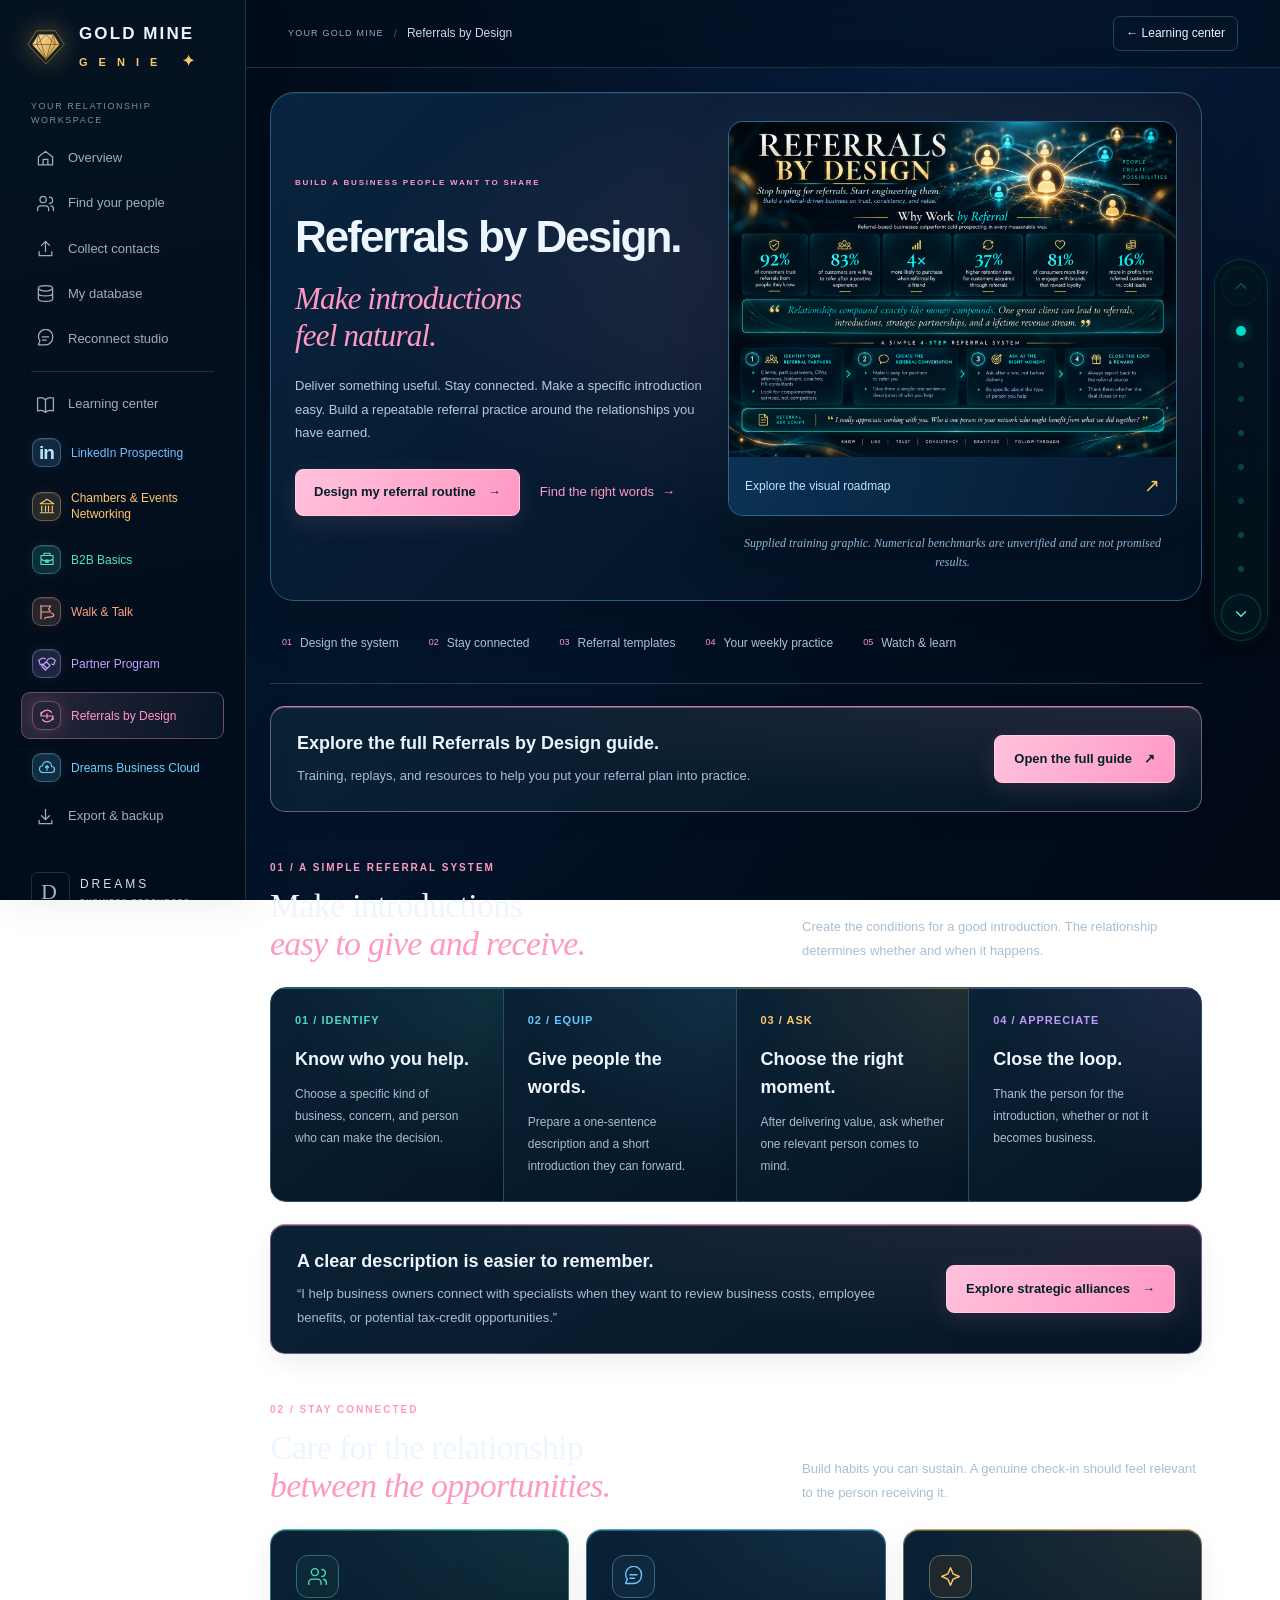
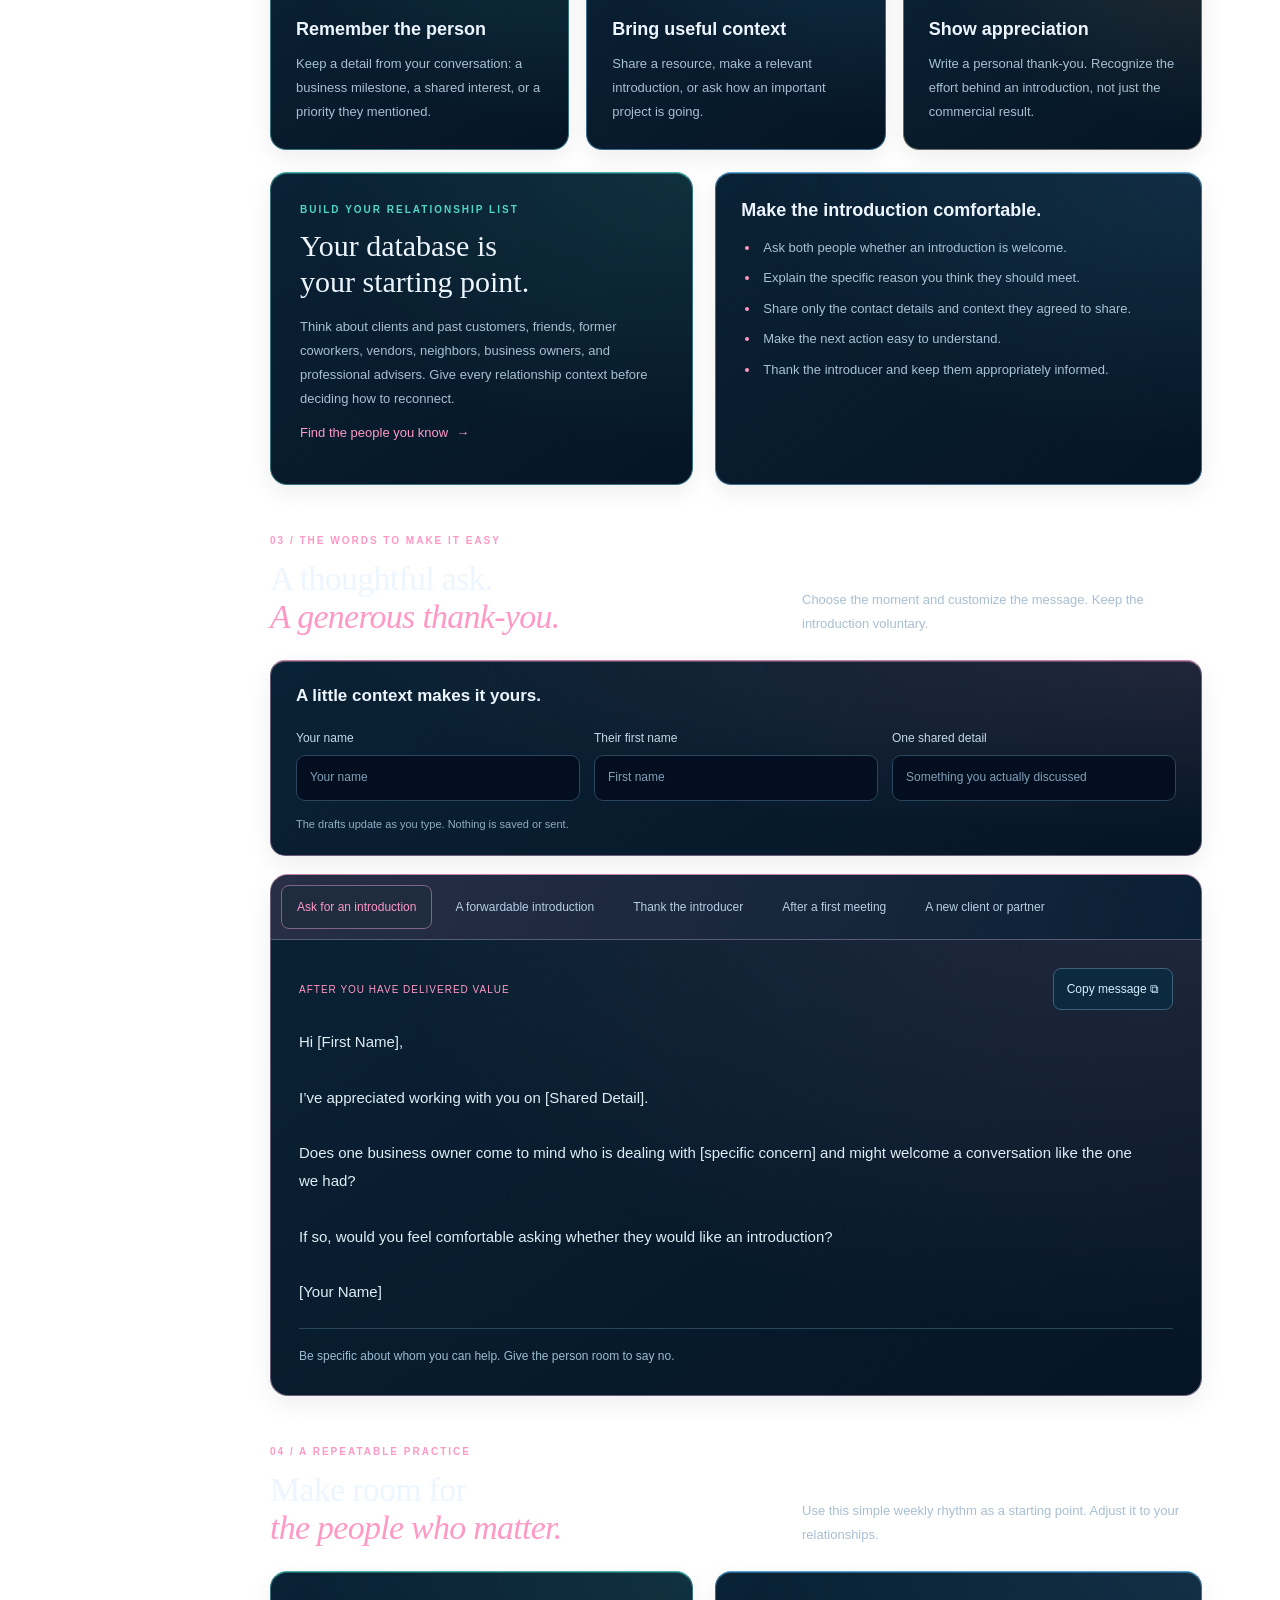
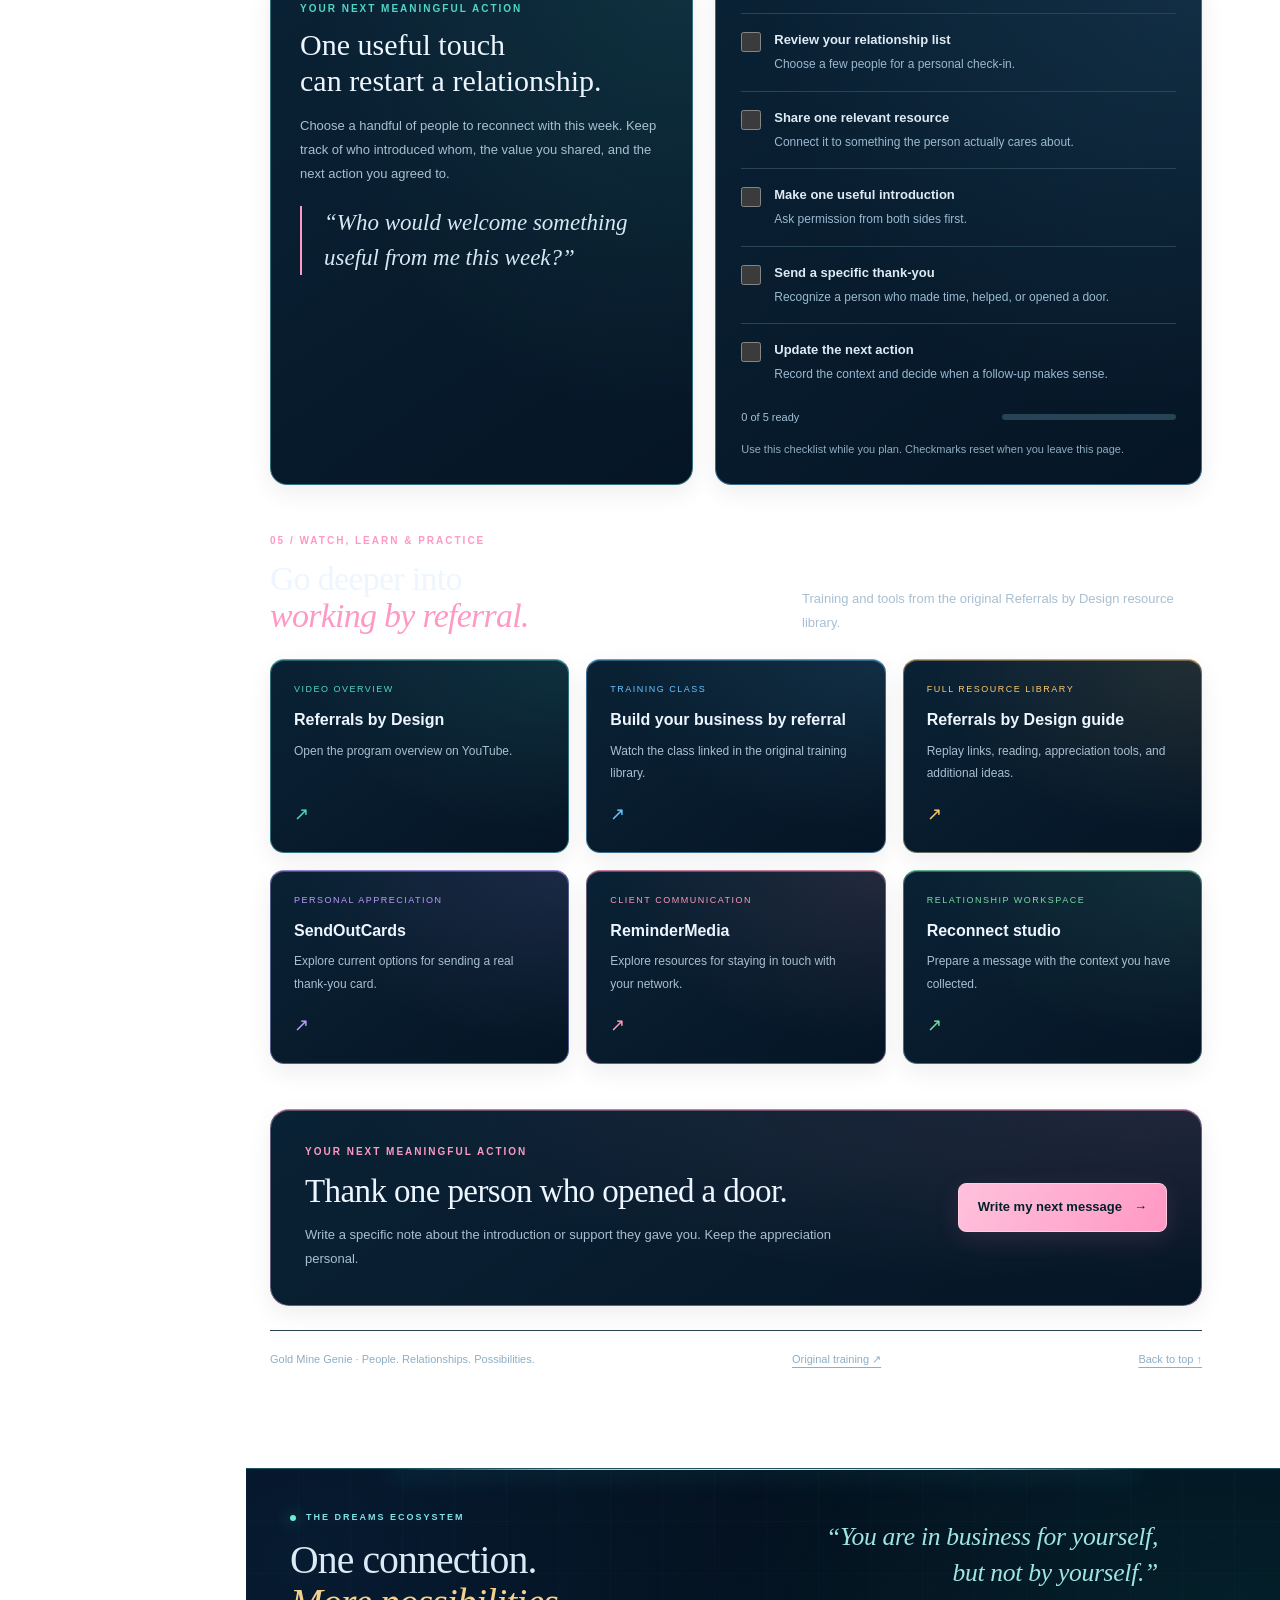
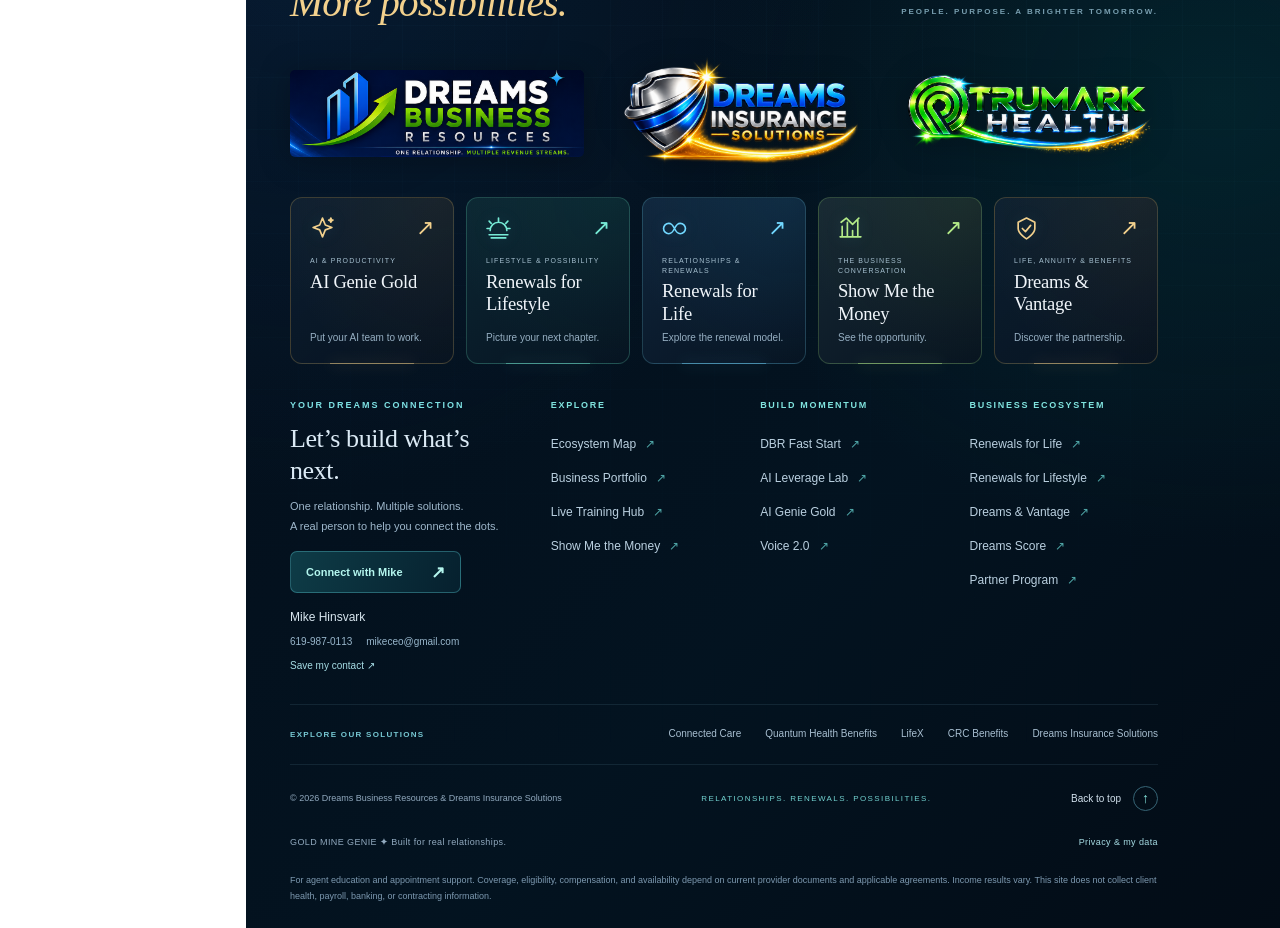
<file: gold/referrals/index.html>
<!doctype html>
<html lang="en">
<head>
  <meta charset="utf-8"><meta name="viewport" content="width=device-width, initial-scale=1">
  <title>Referrals by Design | Gold Mine Genie</title>
  <meta name="description" content="Deliver something useful. Stay connected. Make a specific introduction easy. Build a repeatable referral practice around the relationships you have earned.">
  <meta name="robots" content="index,follow"><meta name="theme-color" content="#041224">
  <link rel="canonical" href="https://aigeniedatabase.com/gold/referrals/">
  <meta property="og:type" content="website"><meta property="og:title" content="Referrals by Design | Gold Mine Genie">
  <meta property="og:description" content="Deliver something useful. Stay connected. Make a specific introduction easy. Build a repeatable referral practice around the relationships you have earned."><meta property="og:url" content="https://aigeniedatabase.com/gold/referrals/">
  <link rel="icon" href="favicon.svg" type="image/svg+xml">
  <link rel="stylesheet" href="../styles.css"><link rel="stylesheet" href="../navy-theme.css?v=20261015-video-button">
  <link rel="stylesheet" href="../playbooks/playbooks.css?v=20261015-playbooks"><link rel="stylesheet" href="../ecosystem-footer.css">
  <script defer src="../playbooks/playbooks.js?v=20261015-playbooks"></script>
  <script type="application/ld+json">{"@context": "https://schema.org", "@type": "WebPage", "name": "Referrals by Design | Gold Mine Genie", "description": "Deliver something useful. Stay connected. Make a specific introduction easy. Build a repeatable referral practice around the relationships you have earned.", "url": "https://aigeniedatabase.com/gold/referrals/", "dateModified": "2026-10-16", "isPartOf": {"@type": "WebSite", "name": "Gold Mine Genie", "url": "https://aigeniedatabase.com/gold/"}}</script>
<link rel="stylesheet" href="../playbooks/compact-heroes.css?v=20261016-linkedin-size"><script defer src="../playbooks/visual-roadmap.js?v=20261016"></script><meta property="og:image" content="https://aigeniedatabase.com/gold/referrals/assets/referrals-by-design.png">  <link rel="stylesheet" href="../playbooks/card-accents.css?v=20261016-glow">

  <link rel="stylesheet" href="/gold/scroll-nav.css?v=20261019-rail">
  <script defer src="/gold/scroll-nav.js?v=20261019-rail"></script>
</head>
<body class="playbook-page" style="--accent:#ff98c4">
  <a class="skip" href="#main">Skip to the playbook</a>
  <aside class="sidebar" id="playbook-sidebar"><button type="button" class="pb-close-nav" data-close-nav aria-label="Close navigation">×</button><a class="brand" href="../#home"><img src="../assets/gem.svg" alt=""><span>GOLD MINE<span class="brand-genie">G E N I E <i>✦</i></span></span></a><div class="side-label">YOUR RELATIONSHIP WORKSPACE</div><nav aria-label="Main navigation"><a class="nav-item" href="../#home"><svg viewBox="0 0 24 24" aria-hidden="true"><path d="M3 10 12 3l9 7v10H3zM9 20v-7h6v7"/></svg><span>Overview</span></a><a class="nav-item" href="../#finder"><svg viewBox="0 0 24 24" aria-hidden="true"><path d="M16 21v-2a4 4 0 0 0-4-4H6a4 4 0 0 0-4 4v2M9 11a4 4 0 1 0 0-8 4 4 0 0 0 0 8M17 4a4 4 0 0 1 0 8M22 21v-2a4 4 0 0 0-3-3.9"/></svg><span>Find your people</span></a><a class="nav-item" href="../#import"><svg viewBox="0 0 24 24" aria-hidden="true"><path d="M12 16V3M7 8l5-5 5 5M4 16v5h16v-5"/></svg><span>Collect contacts</span></a><a class="nav-item" href="../#database"><svg viewBox="0 0 24 24" aria-hidden="true"><path d="M21 5c0 2-4 4-9 4S3 7 3 5s4-3 9-3 9 1 9 3M3 5v14c0 2 4 3 9 3s9-1 9-3V5M3 12c0 2 4 3 9 3s9-1 9-3"/></svg><span>My database</span></a><a class="nav-item" href="../#reconnect"><svg viewBox="0 0 24 24" aria-hidden="true"><path d="M21 11a9 9 0 0 1-9 9H3l2-5a9 9 0 1 1 16-4M8 10h8M8 14h5"/></svg><span>Reconnect studio</span></a><div class="nav-divider"></div><a class="nav-item" href="../#learn"><svg viewBox="0 0 24 24" aria-hidden="true"><path d="M12 6c-3-3-7-3-10-2v16c3-1 7-1 10 2 3-3 7-3 10-2V4c-3-1-7-1-10 2v16"/></svg><span>Learning center</span></a><a class="nav-item resource-link" href="../linkedin/" style="--nav-color:#77bfff"><span class="resource-symbol" aria-hidden="true"><b class="in-mark">in</b></span><span>LinkedIn Prospecting</span></a>
<a class="nav-item resource-link" href="../chambers/" style="--nav-color:#ffc76a"><span class="resource-symbol" aria-hidden="true"><svg viewBox="0 0 24 24" aria-hidden="true"><path d="M3 9h18L12 3 3 9Zm2 3v7m5-7v7m4-7v7m5-7v7M3 21h18"/></svg></span><span>Chambers &amp; Events Networking</span></a>
<a class="nav-item resource-link" href="../b2b-basics/" style="--nav-color:#4ce2c9"><span class="resource-symbol" aria-hidden="true"><svg viewBox="0 0 24 24" aria-hidden="true"><path d="M4 6h16v12H4V6Zm4 0V3h8v3M4 11c5 3 11 3 16 0M10 12h4v3h-4z"/></svg></span><span>B2B Basics</span></a>
<a class="nav-item resource-link" href="../walk-and-talk/" style="--nav-color:#ff9d82"><span class="resource-symbol" aria-hidden="true"><svg viewBox="0 0 24 24" aria-hidden="true"><path d="M4 21V3m0 1h13l-3 4 3 4H4M9 21c0-4 12 0 12-5 0-2-3-2-3-2"/></svg></span><span>Walk &amp; Talk</span></a>
<a class="nav-item resource-link" href="../partners/" style="--nav-color:#c3a1ff"><span class="resource-symbol" aria-hidden="true"><svg viewBox="0 0 24 24" aria-hidden="true"><path d="M8 12l3-3 5 5-4 4-6-6-3 1-2-6 5-3 4 1m1 4 3-4 4-1 5 3-2 6-3-1M6 12l-1 3 5 5 2-2"/></svg></span><span>Partner Program</span></a>
<a class="nav-item resource-link active" href="../referrals/" style="--nav-color:#ff98c4" aria-current="page"><span class="resource-symbol" aria-hidden="true"><svg viewBox="0 0 24 24" aria-hidden="true"><path d="M18 7a8 8 0 0 0-14 5m0-5v5h5m-3 5a8 8 0 0 0 14-5m0 5v-5h-5M12 9v6m-3-3h6"/></svg></span><span>Referrals by Design</span></a>
<a class="nav-item resource-link" href="../business-cloud/" style="--nav-color:#67d5ff"><span class="resource-symbol" aria-hidden="true"><svg viewBox="0 0 24 24" aria-hidden="true"><path d="M7 18h11a4 4 0 0 0 0-8 6 6 0 0 0-12-1 4.5 4.5 0 0 0 1 9Zm3-7 2-2 2 2m-2-2v6"/></svg></span><span>Dreams Business Cloud</span></a><a class="nav-item" href="../#export"><svg viewBox="0 0 24 24" aria-hidden="true"><path d="M12 3v13M7 11l5 5 5-5M4 17v4h16v-4"/></svg><span>Export &amp; backup</span></a></nav><div class="sidebar-foot"><div class="dbr-mark">D</div><span>DREAMS<small>BUSINESS RESOURCES</small></span></div></aside>
  <div class="page-shell">
    <header class="topbar"><button id="mobile-menu" class="icon-button" aria-label="Open navigation" aria-controls="playbook-sidebar" aria-expanded="false">☰</button><div class="breadcrumb"><a href="../#home">YOUR GOLD MINE</a><b>/</b><span>Referrals by Design</span></div><a class="small-btn" href="../#learn">← Learning center</a></header>
    <main id="main" class="playbook-main" tabindex="-1">
      <section class="compact-hero" aria-labelledby="page-title"><div class="compact-copy"><div class="eyebrow">BUILD A BUSINESS PEOPLE WANT TO SHARE</div><h1 id="page-title">Referrals by Design.<em>Make introductions<br>feel natural.</em></h1><p>Deliver something useful. Stay connected. Make a specific introduction easy. Build a repeatable referral practice around the relationships you have earned.</p><div class="pb-actions"><a class="btn btn-accent" href="#system">Design my referral routine <span aria-hidden="true">→</span></a><a class="text-btn" href="#messages">Find the right words <span aria-hidden="true">→</span></a></div></div><figure class="compact-art"><a class="compact-art-link" data-visual-roadmap data-title="Referrals by Design" href="assets/referrals-by-design.png" target="_blank" rel="noopener noreferrer" aria-label="Enlarge Referrals by Design"><img src="assets/referrals-by-design.png" alt="Referrals by Design visual guide" width="1448" height="1086" fetchpriority="high"><span class="compact-expand">Explore the visual roadmap <b aria-hidden="true">↗</b></span></a><figcaption>Supplied training graphic. Numerical benchmarks are unverified and are not promised results.</figcaption></figure></section>
      <nav class="pb-index" aria-label="On this page"><a href="#system"><b>01</b>Design the system</a><a href="#nurture"><b>02</b>Stay connected</a><a href="#messages"><b>03</b>Referral templates</a><a href="#practice"><b>04</b>Your weekly practice</a><a href="#resources"><b>05</b>Watch & learn</a></nav>
      <div class="pb-banner"><div><h3>Explore the full Referrals by Design guide.</h3><p>Training, replays, and resources to help you put your referral plan into practice.</p></div><a class="btn btn-accent" href="https://dreamsfaststart.com/referrals-by-design.html" target="_blank" rel="noopener noreferrer">Open the full guide <span aria-hidden="true">↗</span></a></div><section class="pb-section" id="system"><div class="pb-heading"><div><div class="eyebrow">01 / A SIMPLE REFERRAL SYSTEM</div><h2>Make introductions<br><em>easy to give and receive.</em></h2></div><p>Create the conditions for a good introduction. The relationship determines whether and when it happens.</p></div><div class="pb-wheel-strip"><div><b>01 / IDENTIFY</b><h3>Know who you help.</h3><p>Choose a specific kind of business, concern, and person who can make the decision.</p></div><div><b>02 / EQUIP</b><h3>Give people the words.</h3><p>Prepare a one-sentence description and a short introduction they can forward.</p></div><div><b>03 / ASK</b><h3>Choose the right moment.</h3><p>After delivering value, ask whether one relevant person comes to mind.</p></div><div><b>04 / APPRECIATE</b><h3>Close the loop.</h3><p>Thank the person for the introduction, whether or not it becomes business.</p></div></div><div class="pb-banner"><div><h3>A clear description is easier to remember.</h3><p>“I help business owners connect with specialists when they want to review business costs, employee benefits, or potential tax-credit opportunities.”</p></div><a class="btn btn-accent" href="../partners/">Explore strategic alliances <span aria-hidden="true">→</span></a></div></section><section class="pb-section" id="nurture"><div class="pb-heading"><div><div class="eyebrow">02 / STAY CONNECTED</div><h2>Care for the relationship<br><em>between the opportunities.</em></h2></div><p>Build habits you can sustain. A genuine check-in should feel relevant to the person receiving it.</p></div><div class="pb-grid three"><article class="pb-card"><div class="card-icon"><svg viewBox="0 0 24 24" aria-hidden="true"><path d="M16 21v-2a4 4 0 0 0-4-4H6a4 4 0 0 0-4 4v2M9 11a4 4 0 1 0 0-8 4 4 0 0 0 0 8M17 4a4 4 0 0 1 0 8M22 21v-2a4 4 0 0 0-3-3.9"/></svg></div><h3>Remember the person</h3><p>Keep a detail from your conversation: a business milestone, a shared interest, or a priority they mentioned.</p></article><article class="pb-card"><div class="card-icon"><svg viewBox="0 0 24 24" aria-hidden="true"><path d="M21 11a9 9 0 0 1-9 9H3l2-5a9 9 0 1 1 16-4M8 10h8M8 14h5"/></svg></div><h3>Bring useful context</h3><p>Share a resource, make a relevant introduction, or ask how an important project is going.</p></article><article class="pb-card"><div class="card-icon"><svg viewBox="0 0 24 24" aria-hidden="true"><path d="m12 2 3 7 7 3-7 3-3 7-3-7-7-3 7-3 3-7Z"/></svg></div><h3>Show appreciation</h3><p>Write a personal thank-you. Recognize the effort behind an introduction, not just the commercial result.</p></article></div><div class="pb-split" style="margin-top:22px"><div class="pb-highlight"><div class="eyebrow">BUILD YOUR RELATIONSHIP LIST</div><h3>Your database is<br>your starting point.</h3><p>Think about clients and past customers, friends, former coworkers, vendors, neighbors, business owners, and professional advisers. Give every relationship context before deciding how to reconnect.</p><a class="text-btn" href="../#finder">Find the people you know <span aria-hidden="true">→</span></a></div><div class="pb-card"><h3>Make the introduction comfortable.</h3><ul><li>Ask both people whether an introduction is welcome.</li><li>Explain the specific reason you think they should meet.</li><li>Share only the contact details and context they agreed to share.</li><li>Make the next action easy to understand.</li><li>Thank the introducer and keep them appropriately informed.</li></ul></div></div></section><section class="pb-section" id="messages"><div class="pb-heading"><div><div class="eyebrow">03 / THE WORDS TO MAKE IT EASY</div><h2>A thoughtful ask.<br><em>A generous thank-you.</em></h2></div><p>Choose the moment and customize the message. Keep the introduction voluntary.</p></div><div class="pb-personalize"><h3>A little context makes it yours.</h3><div class="pb-fields"><label class="pb-field">Your name<input data-personalize="[Your Name]" maxlength="70" placeholder="Your name" autocomplete="off"></label><label class="pb-field">Their first name<input data-personalize="[First Name]" maxlength="70" placeholder="First name" autocomplete="off"></label><label class="pb-field">One shared detail<input data-personalize="[Shared Detail]" maxlength="240" placeholder="Something you actually discussed" autocomplete="off"></label></div><p class="pb-note">The drafts update as you type. Nothing is saved or sent.</p></div><div class="pb-script-library"><div class="pb-script-tabs" role="tablist" aria-label="Conversation templates"><button type="button" role="tab" id="script-tab-0" aria-controls="script-panel-0" aria-selected="true" tabindex="0">Ask for an introduction</button><button type="button" role="tab" id="script-tab-1" aria-controls="script-panel-1" aria-selected="false" tabindex="-1">A forwardable introduction</button><button type="button" role="tab" id="script-tab-2" aria-controls="script-panel-2" aria-selected="false" tabindex="-1">Thank the introducer</button><button type="button" role="tab" id="script-tab-3" aria-controls="script-panel-3" aria-selected="false" tabindex="-1">After a first meeting</button><button type="button" role="tab" id="script-tab-4" aria-controls="script-panel-4" aria-selected="false" tabindex="-1">A new client or partner</button></div><div class="pb-script-panel" role="tabpanel" tabindex="0" id="script-panel-0" aria-labelledby="script-tab-0"><div class="pb-script-top"><span>AFTER YOU HAVE DELIVERED VALUE</span><button class="pb-copy" type="button" data-copy="script-text-0" aria-label="Copy Ask for an introduction">Copy message ⧉</button></div><p class="pb-script-text" data-personalized id="script-text-0">Hi [First Name],

I’ve appreciated working with you on [Shared Detail].

Does one business owner come to mind who is dealing with [specific concern] and might welcome a conversation like the one we had?

If so, would you feel comfortable asking whether they would like an introduction?

[Your Name]</p><p class="pb-script-tip">Be specific about whom you can help. Give the person room to say no.</p></div><div class="pb-script-panel" role="tabpanel" tabindex="0" id="script-panel-1" aria-labelledby="script-tab-1" hidden><div class="pb-script-top"><span>MAKE THE HANDOFF EASY</span><button class="pb-copy" type="button" data-copy="script-text-1" aria-label="Copy A forwardable introduction">Copy message ⧉</button></div><p class="pb-script-text" data-personalized id="script-text-1">Hi [Contact Name],

I thought of you because [specific reason]. I know [Your Name] through [relationship], and they help business owners connect with resources around [relevant topic].

Would you like me to introduce you? I’m happy to connect you if it would be useful.</p><p class="pb-script-tip">Give this to the introducer as an editable draft. Let them describe their own experience honestly.</p></div><div class="pb-script-panel" role="tabpanel" tabindex="0" id="script-panel-2" aria-labelledby="script-tab-2" hidden><div class="pb-script-top"><span>RECOGNIZE THE TRUST</span><button class="pb-copy" type="button" data-copy="script-text-2" aria-label="Copy Thank the introducer">Copy message ⧉</button></div><p class="pb-script-text" data-personalized id="script-text-2">Hi [First Name],

Thank you for introducing me to [Contact Name]. I appreciate the trust behind that introduction.

I’ll follow through thoughtfully and keep you appropriately updated.

[Your Name]</p><p class="pb-script-tip">Thank them even if the timing or fit does not lead to business.</p></div><div class="pb-script-panel" role="tabpanel" tabindex="0" id="script-panel-3" aria-labelledby="script-tab-3" hidden><div class="pb-script-top"><span>A HANDWRITTEN NOTE</span><button class="pb-copy" type="button" data-copy="script-text-3" aria-label="Copy After a first meeting">Copy message ⧉</button></div><p class="pb-script-text" data-personalized id="script-text-3">Dear [First Name],

Thank you for your time today. I enjoyed hearing about [Shared Detail] and learning more about what you are building.

I look forward to staying in touch and following through on the next step we discussed.

Warm regards,
[Your Name]</p><p class="pb-script-tip">Use a real detail and your own words. A short, specific note is enough.</p></div><div class="pb-script-panel" role="tabpanel" tabindex="0" id="script-panel-4" aria-labelledby="script-tab-4" hidden><div class="pb-script-top"><span>APPRECIATE THE RELATIONSHIP</span><button class="pb-copy" type="button" data-copy="script-text-4" aria-label="Copy A new client or partner">Copy message ⧉</button></div><p class="pb-script-text" data-personalized id="script-text-4">Dear [First Name],

Thank you for the confidence you have placed in me. I appreciate the opportunity to work together on [Shared Detail].

I look forward to earning that trust through useful work and consistent follow-through.

Warm regards,
[Your Name]</p><p class="pb-script-tip">Match the note to the actual relationship and the work you have agreed to do.</p></div></div></section><section class="pb-section" id="practice"><div class="pb-heading"><div><div class="eyebrow">04 / A REPEATABLE PRACTICE</div><h2>Make room for<br><em>the people who matter.</em></h2></div><p>Use this simple weekly rhythm as a starting point. Adjust it to your relationships.</p></div><div class="pb-split"><div class="pb-highlight"><div class="eyebrow">YOUR NEXT MEANINGFUL ACTION</div><h3>One useful touch<br>can restart a relationship.</h3><p>Choose a handful of people to reconnect with this week. Keep track of who introduced whom, the value you shared, and the next action you agreed to.</p><blockquote class="pb-quote">“Who would welcome something useful from me this week?”</blockquote></div><div class="pb-card"><div data-checklist><div class="pb-checklist"><label><input type="checkbox"><span><strong>Review your relationship list</strong><small>Choose a few people for a personal check-in.</small></span></label><label><input type="checkbox"><span><strong>Share one relevant resource</strong><small>Connect it to something the person actually cares about.</small></span></label><label><input type="checkbox"><span><strong>Make one useful introduction</strong><small>Ask permission from both sides first.</small></span></label><label><input type="checkbox"><span><strong>Send a specific thank-you</strong><small>Recognize a person who made time, helped, or opened a door.</small></span></label><label><input type="checkbox"><span><strong>Update the next action</strong><small>Record the context and decide when a follow-up makes sense.</small></span></label></div><div class="pb-progress"><span data-progress-label>0 of 5 ready</span><progress max="5" value="0" aria-label="Checklist completion"></progress></div><p class="pb-note">Use this checklist while you plan. Checkmarks reset when you leave this page.</p></div></div></div></section><section class="pb-section" id="resources"><div class="pb-heading"><div><div class="eyebrow">05 / WATCH, LEARN & PRACTICE</div><h2>Go deeper into<br><em>working by referral.</em></h2></div><p>Training and tools from the original Referrals by Design resource library.</p></div><div class="pb-grid three"><a class="pb-resource" href="https://www.youtube.com/watch?v=c-RysSuQO4o" target="_blank" rel="noopener noreferrer"><span>VIDEO OVERVIEW</span><h3>Referrals by Design</h3><p>Open the program overview on YouTube.</p><b aria-hidden="true">↗</b></a><a class="pb-resource" href="https://fast.wistia.net/embed/iframe/sx2ebo9n26?autoPlay=false" target="_blank" rel="noopener noreferrer"><span>TRAINING CLASS</span><h3>Build your business by referral</h3><p>Watch the class linked in the original training library.</p><b aria-hidden="true">↗</b></a><a class="pb-resource" href="https://dreamsfaststart.com/referrals-by-design.html" target="_blank" rel="noopener noreferrer"><span>FULL RESOURCE LIBRARY</span><h3>Referrals by Design guide</h3><p>Replay links, reading, appreciation tools, and additional ideas.</p><b aria-hidden="true">↗</b></a><a class="pb-resource" href="https://app.sendoutcards.com/pricing?sponsor=289544&amp;store=pricing" target="_blank" rel="noopener noreferrer"><span>PERSONAL APPRECIATION</span><h3>SendOutCards</h3><p>Explore current options for sending a real thank-you card.</p><b aria-hidden="true">↗</b></a><a class="pb-resource" href="https://remindermedia.com/" target="_blank" rel="noopener noreferrer"><span>CLIENT COMMUNICATION</span><h3>ReminderMedia</h3><p>Explore resources for staying in touch with your network.</p><b aria-hidden="true">↗</b></a><a class="pb-resource" href="../#reconnect"><span>RELATIONSHIP WORKSPACE</span><h3>Reconnect studio</h3><p>Prepare a message with the context you have collected.</p><b aria-hidden="true">↗</b></a></div></section>
      <section class="pb-next"><div><div class="eyebrow">YOUR NEXT MEANINGFUL ACTION</div><h2>Thank one person who opened a door.</h2><p>Write a specific note about the introduction or support they gave you. Keep the appreciation personal.</p></div><a class="btn btn-accent" href="../#reconnect">Write my next message <span aria-hidden="true">→</span></a></section>
      <div class="pb-bottom"><span>Gold Mine Genie · People. Relationships. Possibilities.</span><a href="https://dreamsfaststart.com/#prospecting-referrals" target="_blank" rel="noopener noreferrer">Original training ↗</a><a href="#main">Back to top ↑</a></div>
    </main>
    <footer class="ecosystem-footer" id="contact" aria-labelledby="ecosystem-heading">
  <div class="eco-horizon" aria-hidden="true"></div>
  <div class="wrap eco-inner">
    <div class="eco-intro">
      <div><p class="eco-kicker"><span aria-hidden="true"></span>THE DREAMS ECOSYSTEM</p><h2 id="ecosystem-heading">One connection.<br><em>More possibilities.</em></h2></div>
      <blockquote>“You are in business for yourself,<br>but not by yourself.”<span>PEOPLE. PURPOSE. A BRIGHTER TOMORROW.</span></blockquote>
    </div>
    <div class="eco-brands" aria-label="The Dreams family of brands">
      <a href="https://dreams.tax/index.html" target="_blank" rel="noopener noreferrer" aria-label="Explore Dreams Business Resources"><img class="eco-dbr" src="../assets/ecosystem/dbr-business-resources.png" width="1003" height="298" loading="lazy" alt="Dreams Business Resources — One relationship. Multiple revenue streams."></a>
      <a href="https://trumark.health/dreams-insurance.html" aria-label="Explore Dreams Insurance Solutions"><img class="eco-dis" src="../assets/ecosystem/dreams-gold-hero.png" width="1536" height="1024" loading="lazy" alt="Dreams Insurance Solutions"></a>
      <a href="https://trumark.health/index.html" aria-label="Explore Trumark Health benefits"><img class="eco-trumark" src="../assets/ecosystem/trumark-health-hero.png" width="1921" height="819" loading="lazy" alt="Trumark Health"></a>
    </div>
    <nav class="eco-featured" aria-label="Featured Dreams destinations"><a class="eco-destination eco-genie" href="https://aigeniedatabase.com/gold" target="_blank" rel="noopener noreferrer"><div class="eco-card-top"><span class="eco-icon"><svg viewBox="0 0 24 24" fill="none" stroke="currentColor" stroke-width="1.45" stroke-linecap="round" stroke-linejoin="round" aria-hidden="true"><path d="m12 2 2.7 6.7L21 11l-6.3 2.3L12 20l-2.7-6.7L3 11l6.3-2.3L12 2Z"/><path d="m20 2 .7 1.7L22 4l-1.3.5L20 6l-.7-1.5L18 4l1.3-.3L20 2Z"/></svg></span><span aria-hidden="true">↗</span></div><span class="eco-card-kicker">AI & PRODUCTIVITY</span><strong>AI Genie Gold</strong><small>Put your AI team to work.</small></a><a class="eco-destination eco-lifestyle" href="https://renewalsforlifestyle.com/" target="_blank" rel="noopener noreferrer"><div class="eco-card-top"><span class="eco-icon"><svg viewBox="0 0 24 24" fill="none" stroke="currentColor" stroke-width="1.45" stroke-linecap="round" stroke-linejoin="round" aria-hidden="true"><path d="M3 18h18M5 21h14M4 14a8 8 0 0 1 16 0M12 2v3M3 5l2 2M21 5l-2 2M1 12h3M20 12h3"/></svg></span><span aria-hidden="true">↗</span></div><span class="eco-card-kicker">LIFESTYLE & POSSIBILITY</span><strong>Renewals for Lifestyle</strong><small>Picture your next chapter.</small></a><a class="eco-destination eco-renewals" href="https://renewalsforlife.info/" target="_blank" rel="noopener noreferrer"><div class="eco-card-top"><span class="eco-icon"><svg viewBox="0 0 24 24" fill="none" stroke="currentColor" stroke-width="1.45" stroke-linecap="round" stroke-linejoin="round" aria-hidden="true"><path d="M12 12c-2-4-3-5-5.5-5a5 5 0 0 0 0 10C9 17 10 16 12 12Zm0 0c2-4 3-5 5.5-5a5 5 0 0 1 0 10C15 17 14 16 12 12Z"/></svg></span><span aria-hidden="true">↗</span></div><span class="eco-card-kicker">RELATIONSHIPS & RENEWALS</span><strong>Renewals for Life</strong><small>Explore the renewal model.</small></a><a class="eco-destination eco-money" href="https://showmethemoney.pro/dreams/" target="_blank" rel="noopener noreferrer"><div class="eco-card-top"><span class="eco-icon"><svg viewBox="0 0 24 24" fill="none" stroke="currentColor" stroke-width="1.45" stroke-linecap="round" stroke-linejoin="round" aria-hidden="true"><path d="M4 20V10m5 10V6m5 14v-6m5 6V3M2 20h20M3 6l5-4 6 6 6-6"/></svg></span><span aria-hidden="true">↗</span></div><span class="eco-card-kicker">THE BUSINESS CONVERSATION</span><strong>Show Me the Money</strong><small>See the opportunity.</small></a><a class="eco-destination eco-vantage" href="https://dreamsvantage.com/" target="_blank" rel="noopener noreferrer"><div class="eco-card-top"><span class="eco-icon"><svg viewBox="0 0 24 24" fill="none" stroke="currentColor" stroke-width="1.45" stroke-linecap="round" stroke-linejoin="round" aria-hidden="true"><path d="m12 2 8 4v6c0 5-8 10-8 10S4 17 4 12V6l8-4Z"/><path d="m8 12 3 3 5-6"/></svg></span><span aria-hidden="true">↗</span></div><span class="eco-card-kicker">LIFE, ANNUITY & BENEFITS</span><strong>Dreams & Vantage</strong><small>Discover the partnership.</small></a></nav>
    <div class="eco-directory">
      <div class="eco-contact"><p class="eco-label">YOUR DREAMS CONNECTION</p><h3>Let’s build what’s next.</h3><p>One relationship. Multiple solutions.<br>A real person to help you connect the dots.</p><a class="eco-contact-button" href="mailto:mikeceo@gmail.com">Connect with Mike<span aria-hidden="true">↗</span></a><div class="eco-person"><strong>Mike Hinsvark</strong><a href="tel:+16199870113">619-987-0113</a><a href="mailto:mikeceo@gmail.com">mikeceo@gmail.com</a><a class="eco-save-contact" href="https://lcardapp.com/lcard/mikeceo-82581" target="_blank" rel="noopener noreferrer">Save my contact <span aria-hidden="true">↗</span></a></div></div>
      <nav class="eco-link-column" aria-label="Ecosystem exploration"><h3>Explore</h3><ul><li><a href="https://dreamsfaststart.com/ecosystem.html" target="_blank" rel="noopener noreferrer">Ecosystem Map<span aria-hidden="true">↗</span></a></li><li><a href="https://dreamsfaststart.com/portfolio.html" target="_blank" rel="noopener noreferrer">Business Portfolio<span aria-hidden="true">↗</span></a></li><li><a href="https://dreamsfaststart.com/livetrainings/" target="_blank" rel="noopener noreferrer">Live Training Hub<span aria-hidden="true">↗</span></a></li><li><a href="https://showmethemoney.pro/dreams/" target="_blank" rel="noopener noreferrer">Show Me the Money<span aria-hidden="true">↗</span></a></li></ul></nav>
      <nav class="eco-link-column" aria-label="Learning and AI resources"><h3>Build momentum</h3><ul><li><a href="https://dreamsfaststart.com/" target="_blank" rel="noopener noreferrer">DBR Fast Start<span aria-hidden="true">↗</span></a></li><li><a href="https://aileveragelab.pro/" target="_blank" rel="noopener noreferrer">AI Leverage Lab<span aria-hidden="true">↗</span></a></li><li><a href="https://aigeniedatabase.com/gold" target="_blank" rel="noopener noreferrer">AI Genie Gold<span aria-hidden="true">↗</span></a></li><li><a href="https://voice-20-sales-agent.mikeceo1840.chatgpt.site/#top" target="_blank" rel="noopener noreferrer">Voice 2.0<span aria-hidden="true">↗</span></a></li></ul></nav>
      <nav class="eco-link-column" aria-label="Business opportunity ecosystem"><h3>Business ecosystem</h3><ul><li><a href="https://renewalsforlife.info/" target="_blank" rel="noopener noreferrer">Renewals for Life<span aria-hidden="true">↗</span></a></li><li><a href="https://renewalsforlifestyle.com/" target="_blank" rel="noopener noreferrer">Renewals for Lifestyle<span aria-hidden="true">↗</span></a></li><li><a href="https://dreamsvantage.com/" target="_blank" rel="noopener noreferrer">Dreams & Vantage<span aria-hidden="true">↗</span></a></li><li><a href="https://dreamsscores.com/?refid=AA0233" target="_blank" rel="noopener noreferrer">Dreams Score<span aria-hidden="true">↗</span></a></li><li><a href="https://strategicpartners.pro/" target="_blank" rel="noopener noreferrer">Partner Program<span aria-hidden="true">↗</span></a></li></ul></nav>
    </div>
    <nav class="eco-products" aria-label="Explore all products"><span>EXPLORE OUR SOLUTIONS</span><a href="https://dreams-connected-care.mikeceo1840.chatgpt.site/" >Connected Care</a><a href="https://dreams-connected-care.mikeceo1840.chatgpt.site/quantum.html" >Quantum Health Benefits</a><a href="https://dreams-connected-care.mikeceo1840.chatgpt.site/lifex.html" >LifeX</a><a href="https://dreams-connected-care.mikeceo1840.chatgpt.site/crc-benefits.html" >CRC Benefits</a><a href="https://dreams-connected-care.mikeceo1840.chatgpt.site/dreams-insurance.html" >Dreams Insurance Solutions</a></nav>
    <div class="eco-bottom"><span>© 2026 Dreams Business Resources & Dreams Insurance Solutions</span><span class="eco-signoff">RELATIONSHIPS. RENEWALS. POSSIBILITIES.</span><a href="#main">Back to top <span aria-hidden="true">↑</span></a></div>
    <div class="eco-workspace"><span>GOLD MINE GENIE <b aria-hidden="true">✦</b> Built for real relationships.</span><a href="../#settings">Privacy &amp; my data</a></div>
    <p class="eco-note">For agent education and appointment support. Coverage, eligibility, compensation, and availability depend on current provider documents and applicable agreements. Income results vary. This site does not collect client health, payroll, banking, or contracting information.</p>
  </div>
</footer>
  </div>
  <dialog class="pb-dialog" id="pb-copy-dialog" aria-labelledby="pb-copy-title"><h2 id="pb-copy-title">Copy your draft</h2><p>Select and copy the text below, then personalize it before sending.</p><textarea id="pb-copy-text" aria-label="Draft to copy" readonly></textarea><button type="button" class="pb-copy" data-close-copy>Done</button></dialog>
  <div id="pb-toast" class="pb-toast" role="status" aria-live="polite"></div>
<dialog id="visual-roadmap-dialog" aria-labelledby="visual-roadmap-title"><div class="visual-roadmap-toolbar"><h2 id="visual-roadmap-title">Visual roadmap</h2><button type="button" class="small-btn" id="visual-roadmap-close" aria-label="Close enlarged graphic">Close ×</button></div><img id="visual-roadmap-image" alt=""></dialog></body>
</html>
</file>
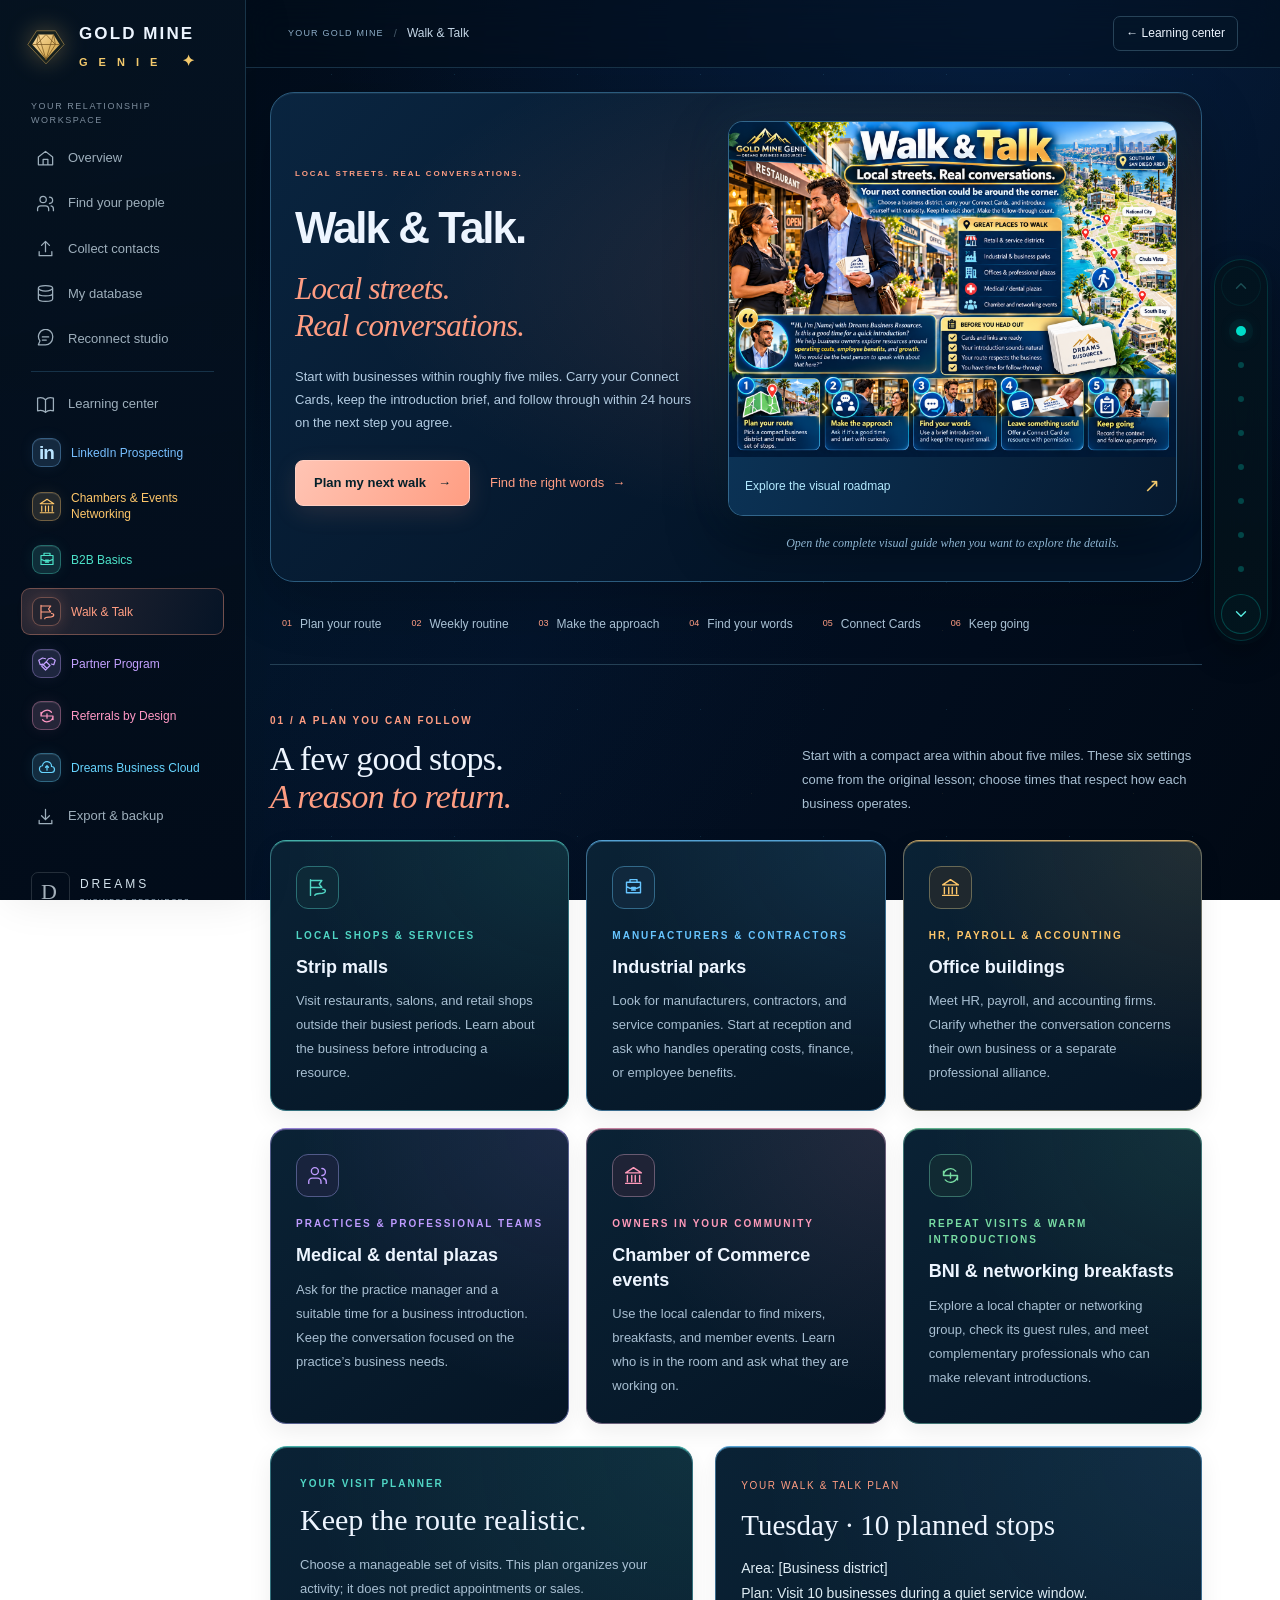
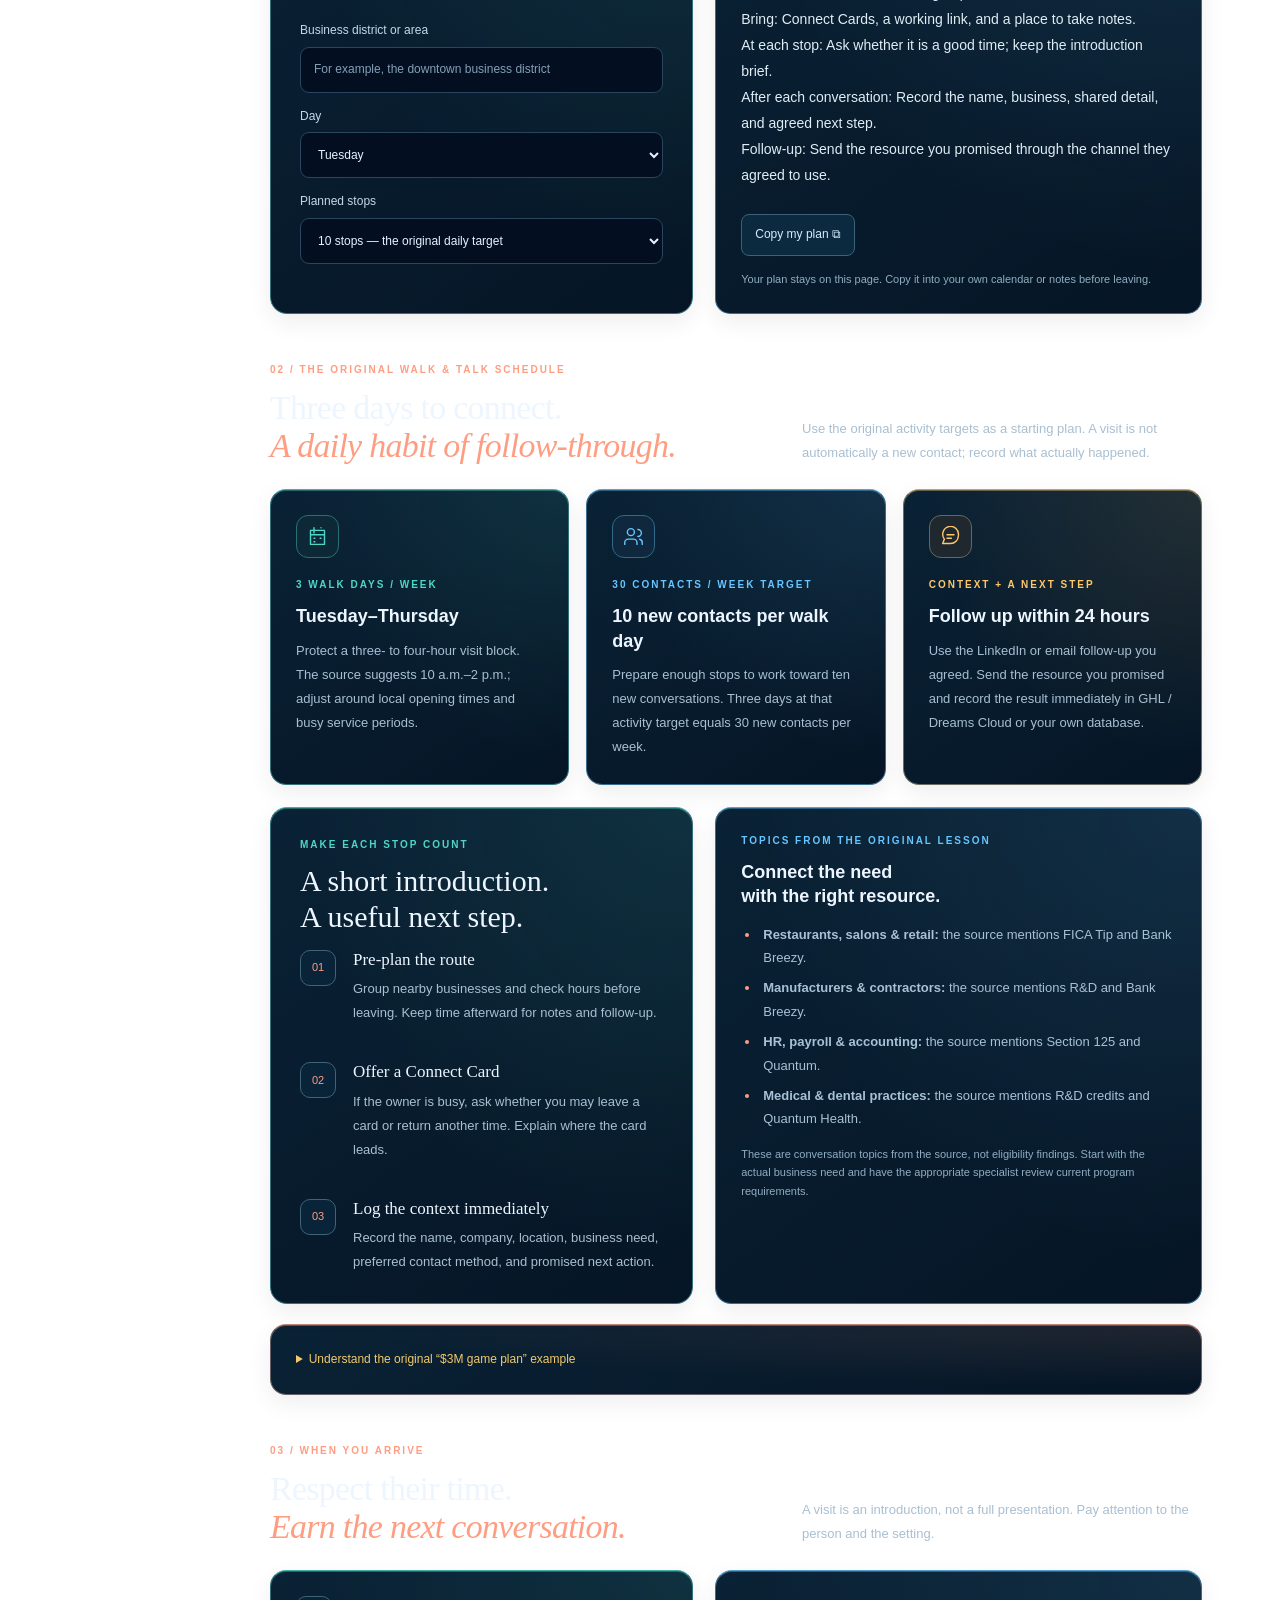
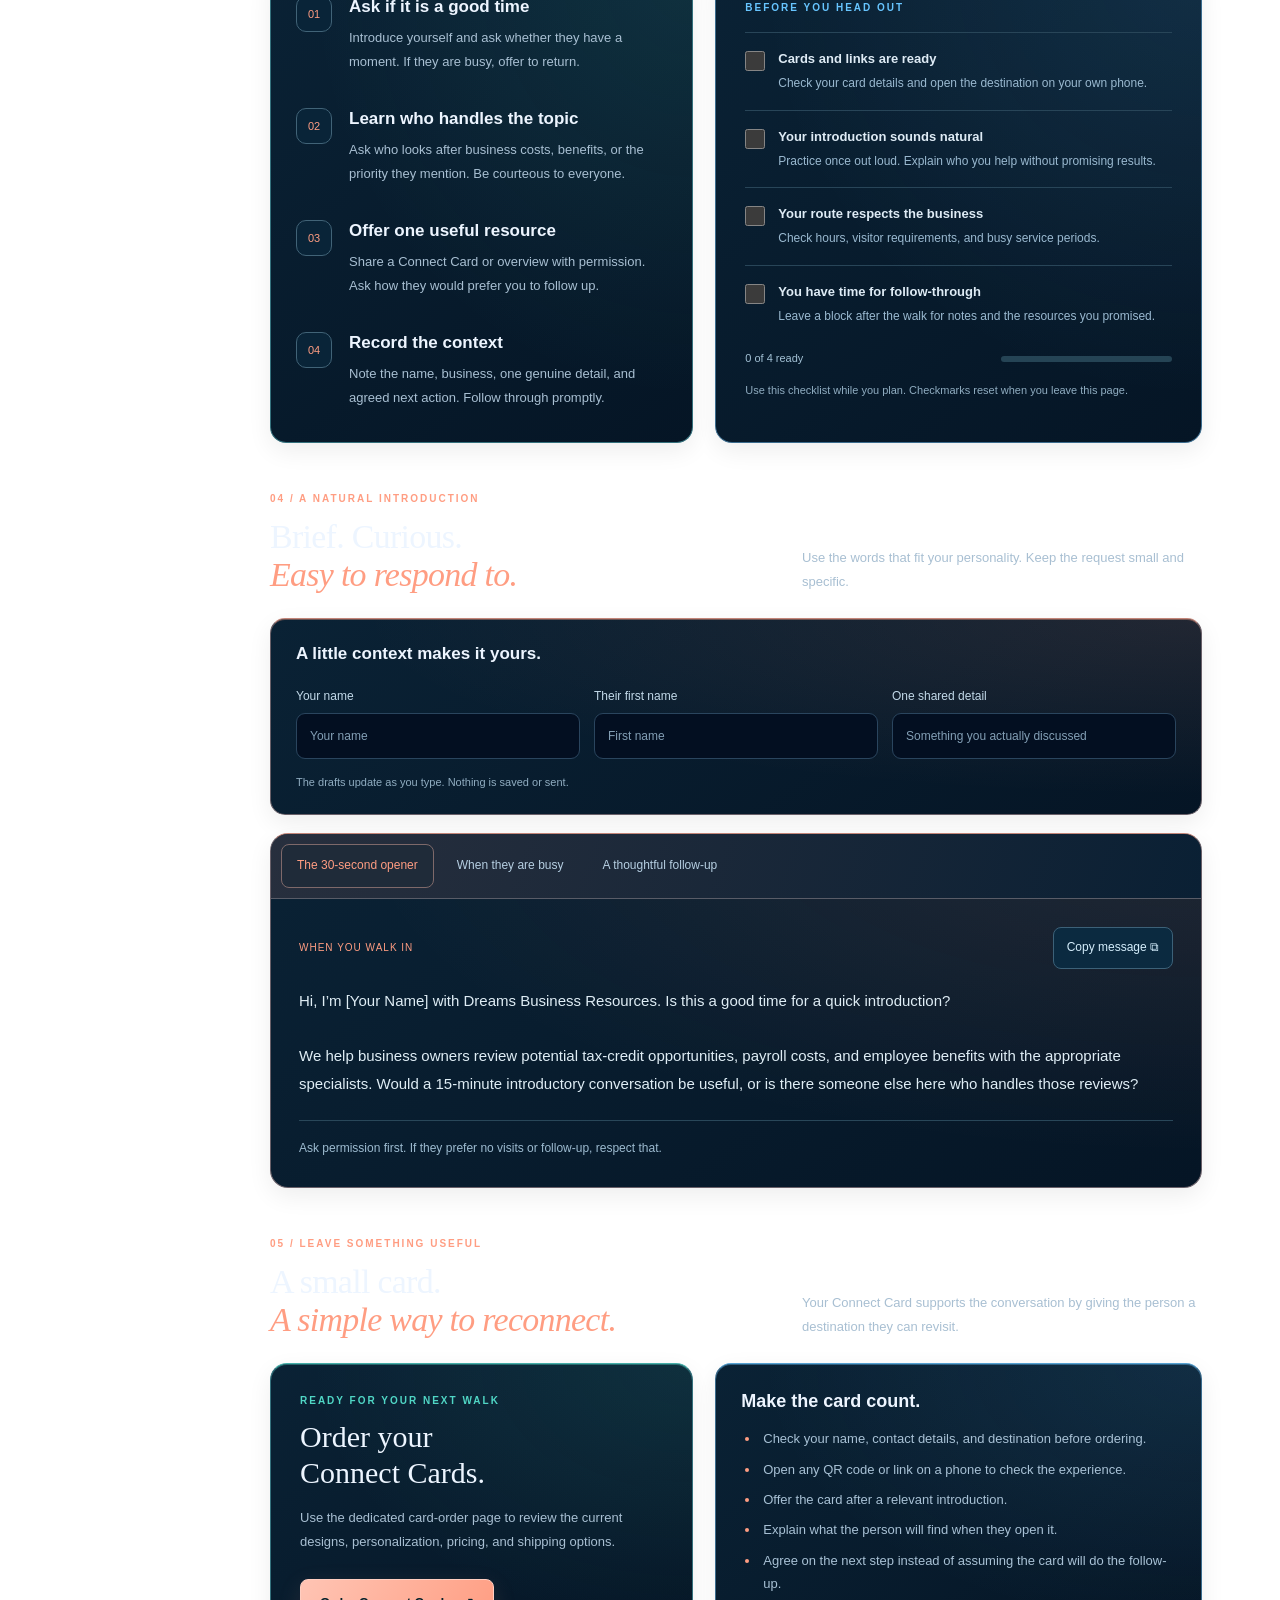
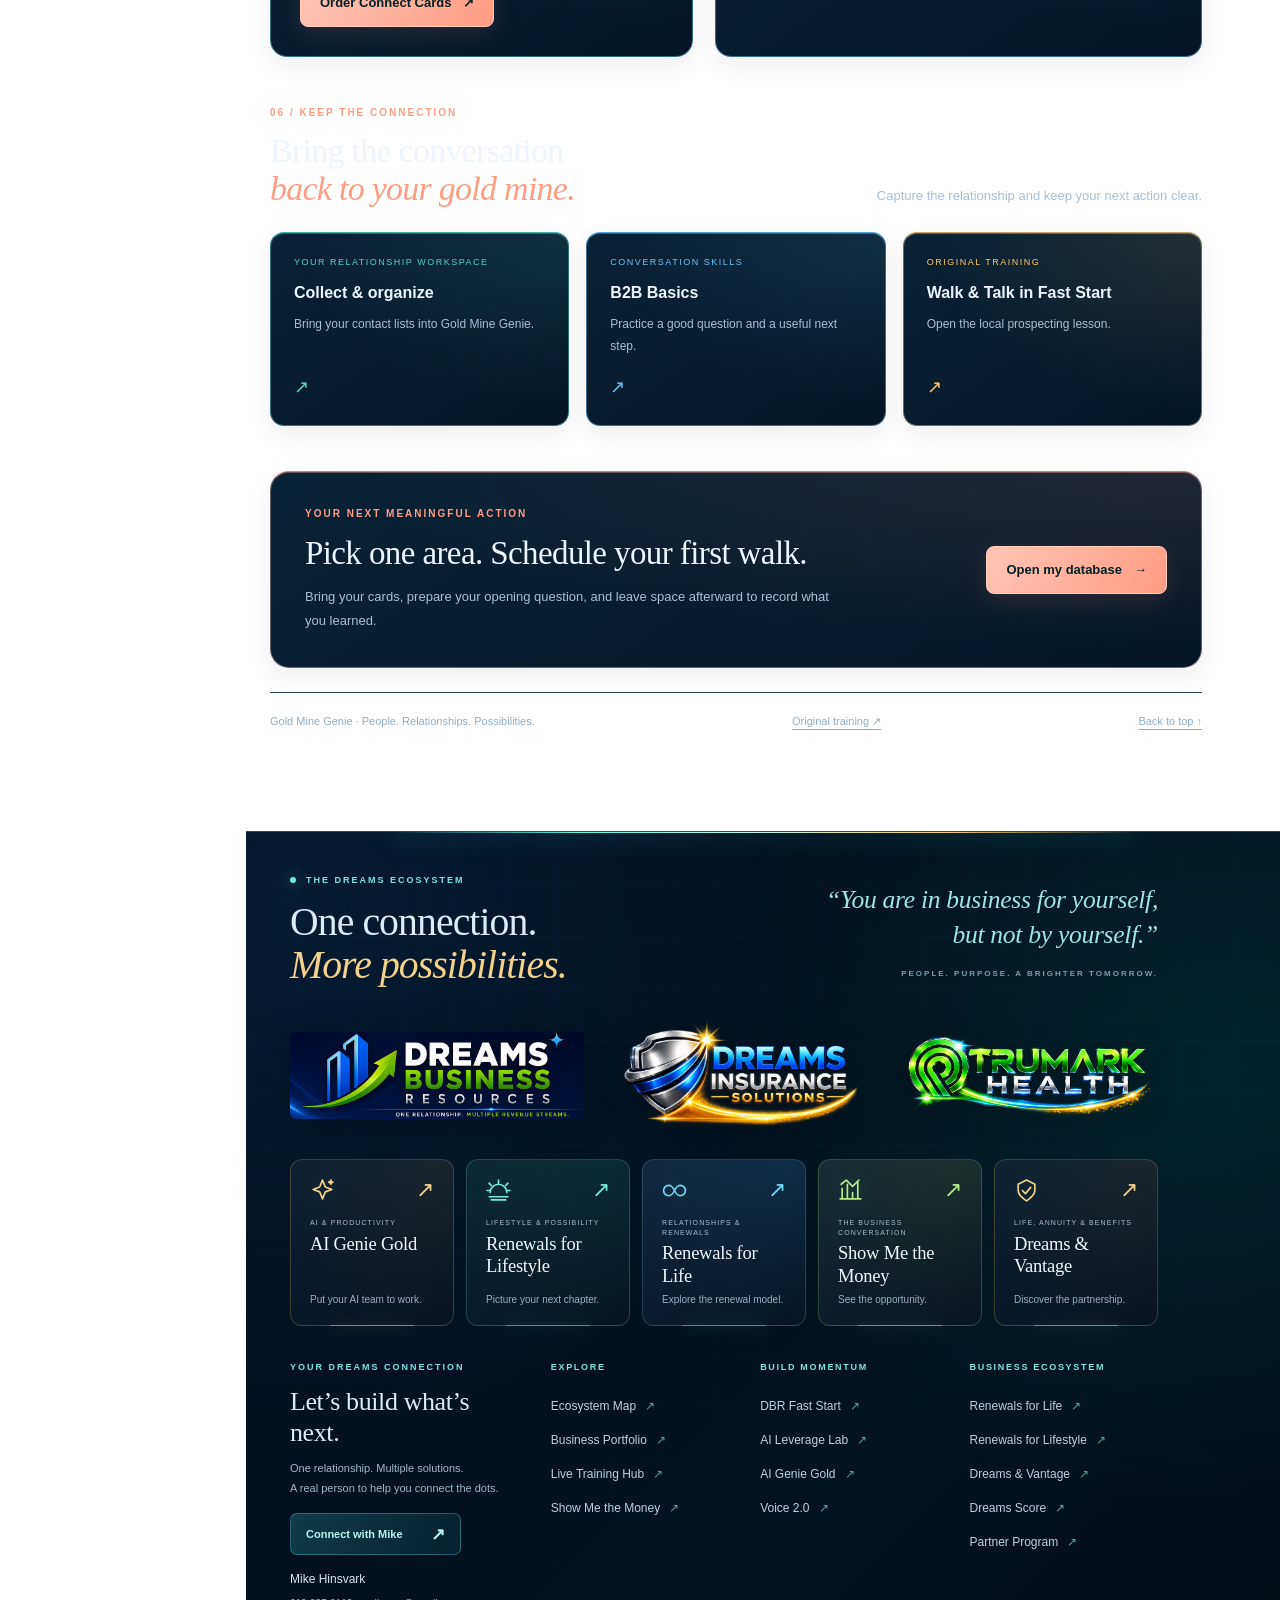
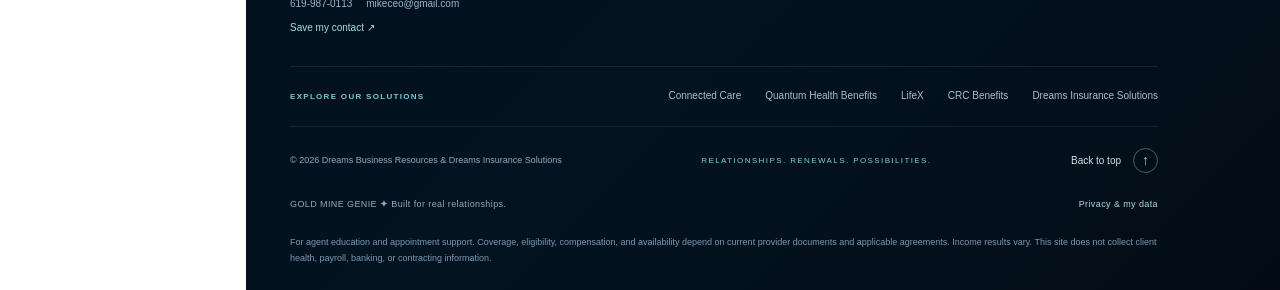
<file: gold/walk-and-talk/index.html>
<!doctype html>
<html lang="en">
<head>
  <meta charset="utf-8"><meta name="viewport" content="width=device-width, initial-scale=1">
  <title>Walk &amp; Talk | Gold Mine Genie</title>
  <meta name="description" content="Start with businesses within roughly five miles. Carry your Connect Cards, keep the introduction brief, and follow through within 24 hours on the next step you agree.">
  <meta name="robots" content="index,follow"><meta name="theme-color" content="#041224">
  <link rel="canonical" href="https://aigeniedatabase.com/gold/walk-and-talk/">
  <meta property="og:type" content="website"><meta property="og:title" content="Walk &amp; Talk | Gold Mine Genie">
  <meta property="og:description" content="Start with businesses within roughly five miles. Carry your Connect Cards, keep the introduction brief, and follow through within 24 hours on the next step you agree."><meta property="og:url" content="https://aigeniedatabase.com/gold/walk-and-talk/">
  <link rel="icon" href="favicon.svg" type="image/svg+xml">
  <link rel="stylesheet" href="../styles.css"><link rel="stylesheet" href="../navy-theme.css?v=20261015-video-button">
  <link rel="stylesheet" href="../playbooks/playbooks.css?v=20261015-playbooks"><link rel="stylesheet" href="../ecosystem-footer.css">
  <script defer src="../playbooks/playbooks.js?v=20261015-playbooks"></script>
  <script type="application/ld+json">{"@context": "https://schema.org", "@type": "WebPage", "name": "Walk & Talk | Gold Mine Genie", "description": "Start with businesses within roughly five miles. Carry your Connect Cards, keep the introduction brief, and follow through within 24 hours on the next step you agree.", "url": "https://aigeniedatabase.com/gold/walk-and-talk/", "dateModified": "2026-10-16", "isPartOf": {"@type": "WebSite", "name": "Gold Mine Genie", "url": "https://aigeniedatabase.com/gold/"}}</script>
<link rel="stylesheet" href="../playbooks/compact-heroes.css?v=20261016-linkedin-size"><script defer src="../playbooks/visual-roadmap.js?v=20261016"></script><meta property="og:image" content="https://aigeniedatabase.com/gold/walk-and-talk/assets/walk-and-talk.png">  <link rel="stylesheet" href="../playbooks/card-accents.css?v=20261016-glow">

  <link rel="stylesheet" href="/gold/scroll-nav.css?v=20261019-rail">
  <script defer src="/gold/scroll-nav.js?v=20261019-rail"></script>
</head>
<body class="playbook-page" style="--accent:#ff9d82">
  <a class="skip" href="#main">Skip to the playbook</a>
  <aside class="sidebar" id="playbook-sidebar"><button type="button" class="pb-close-nav" data-close-nav aria-label="Close navigation">×</button><a class="brand" href="../#home"><img src="../assets/gem.svg" alt=""><span>GOLD MINE<span class="brand-genie">G E N I E <i>✦</i></span></span></a><div class="side-label">YOUR RELATIONSHIP WORKSPACE</div><nav aria-label="Main navigation"><a class="nav-item" href="../#home"><svg viewBox="0 0 24 24" aria-hidden="true"><path d="M3 10 12 3l9 7v10H3zM9 20v-7h6v7"/></svg><span>Overview</span></a><a class="nav-item" href="../#finder"><svg viewBox="0 0 24 24" aria-hidden="true"><path d="M16 21v-2a4 4 0 0 0-4-4H6a4 4 0 0 0-4 4v2M9 11a4 4 0 1 0 0-8 4 4 0 0 0 0 8M17 4a4 4 0 0 1 0 8M22 21v-2a4 4 0 0 0-3-3.9"/></svg><span>Find your people</span></a><a class="nav-item" href="../#import"><svg viewBox="0 0 24 24" aria-hidden="true"><path d="M12 16V3M7 8l5-5 5 5M4 16v5h16v-5"/></svg><span>Collect contacts</span></a><a class="nav-item" href="../#database"><svg viewBox="0 0 24 24" aria-hidden="true"><path d="M21 5c0 2-4 4-9 4S3 7 3 5s4-3 9-3 9 1 9 3M3 5v14c0 2 4 3 9 3s9-1 9-3V5M3 12c0 2 4 3 9 3s9-1 9-3"/></svg><span>My database</span></a><a class="nav-item" href="../#reconnect"><svg viewBox="0 0 24 24" aria-hidden="true"><path d="M21 11a9 9 0 0 1-9 9H3l2-5a9 9 0 1 1 16-4M8 10h8M8 14h5"/></svg><span>Reconnect studio</span></a><div class="nav-divider"></div><a class="nav-item" href="../#learn"><svg viewBox="0 0 24 24" aria-hidden="true"><path d="M12 6c-3-3-7-3-10-2v16c3-1 7-1 10 2 3-3 7-3 10-2V4c-3-1-7-1-10 2v16"/></svg><span>Learning center</span></a><a class="nav-item resource-link" href="../linkedin/" style="--nav-color:#77bfff"><span class="resource-symbol" aria-hidden="true"><b class="in-mark">in</b></span><span>LinkedIn Prospecting</span></a>
<a class="nav-item resource-link" href="../chambers/" style="--nav-color:#ffc76a"><span class="resource-symbol" aria-hidden="true"><svg viewBox="0 0 24 24" aria-hidden="true"><path d="M3 9h18L12 3 3 9Zm2 3v7m5-7v7m4-7v7m5-7v7M3 21h18"/></svg></span><span>Chambers &amp; Events Networking</span></a>
<a class="nav-item resource-link" href="../b2b-basics/" style="--nav-color:#4ce2c9"><span class="resource-symbol" aria-hidden="true"><svg viewBox="0 0 24 24" aria-hidden="true"><path d="M4 6h16v12H4V6Zm4 0V3h8v3M4 11c5 3 11 3 16 0M10 12h4v3h-4z"/></svg></span><span>B2B Basics</span></a>
<a class="nav-item resource-link active" href="../walk-and-talk/" style="--nav-color:#ff9d82" aria-current="page"><span class="resource-symbol" aria-hidden="true"><svg viewBox="0 0 24 24" aria-hidden="true"><path d="M4 21V3m0 1h13l-3 4 3 4H4M9 21c0-4 12 0 12-5 0-2-3-2-3-2"/></svg></span><span>Walk &amp; Talk</span></a>
<a class="nav-item resource-link" href="../partners/" style="--nav-color:#c3a1ff"><span class="resource-symbol" aria-hidden="true"><svg viewBox="0 0 24 24" aria-hidden="true"><path d="M8 12l3-3 5 5-4 4-6-6-3 1-2-6 5-3 4 1m1 4 3-4 4-1 5 3-2 6-3-1M6 12l-1 3 5 5 2-2"/></svg></span><span>Partner Program</span></a>
<a class="nav-item resource-link" href="../referrals/" style="--nav-color:#ff98c4"><span class="resource-symbol" aria-hidden="true"><svg viewBox="0 0 24 24" aria-hidden="true"><path d="M18 7a8 8 0 0 0-14 5m0-5v5h5m-3 5a8 8 0 0 0 14-5m0 5v-5h-5M12 9v6m-3-3h6"/></svg></span><span>Referrals by Design</span></a>
<a class="nav-item resource-link" href="../business-cloud/" style="--nav-color:#67d5ff"><span class="resource-symbol" aria-hidden="true"><svg viewBox="0 0 24 24" aria-hidden="true"><path d="M7 18h11a4 4 0 0 0 0-8 6 6 0 0 0-12-1 4.5 4.5 0 0 0 1 9Zm3-7 2-2 2 2m-2-2v6"/></svg></span><span>Dreams Business Cloud</span></a><a class="nav-item" href="../#export"><svg viewBox="0 0 24 24" aria-hidden="true"><path d="M12 3v13M7 11l5 5 5-5M4 17v4h16v-4"/></svg><span>Export &amp; backup</span></a></nav><div class="sidebar-foot"><div class="dbr-mark">D</div><span>DREAMS<small>BUSINESS RESOURCES</small></span></div></aside>
  <div class="page-shell">
    <header class="topbar"><button id="mobile-menu" class="icon-button" aria-label="Open navigation" aria-controls="playbook-sidebar" aria-expanded="false">☰</button><div class="breadcrumb"><a href="../#home">YOUR GOLD MINE</a><b>/</b><span>Walk &amp; Talk</span></div><a class="small-btn" href="../#learn">← Learning center</a></header>
    <main id="main" class="playbook-main" tabindex="-1">
      <section class="compact-hero" aria-labelledby="page-title"><div class="compact-copy"><div class="eyebrow">LOCAL STREETS. REAL CONVERSATIONS.</div><h1 id="page-title">Walk &amp; Talk.<em>Local streets.<br>Real conversations.</em></h1><p>Start with businesses within roughly five miles. Carry your Connect Cards, keep the introduction brief, and follow through within 24 hours on the next step you agree.</p><div class="pb-actions"><a class="btn btn-accent" href="#route">Plan my next walk <span aria-hidden="true">→</span></a><a class="text-btn" href="#messages">Find the right words <span aria-hidden="true">→</span></a></div></div><figure class="compact-art"><a class="compact-art-link" data-visual-roadmap data-title="Walk &amp; Talk" href="assets/walk-and-talk.png" target="_blank" rel="noopener noreferrer" aria-label="Enlarge Walk &amp; Talk"><img src="assets/walk-and-talk.png" alt="Walk &amp; Talk visual guide" width="1448" height="1086" fetchpriority="high"><span class="compact-expand">Explore the visual roadmap <b aria-hidden="true">↗</b></span></a><figcaption>Open the complete visual guide when you want to explore the details.</figcaption></figure></section>
      <nav class="pb-index" aria-label="On this page"><a href="#route"><b>01</b>Plan your route</a><a href="#field-routine"><b>02</b>Weekly routine</a><a href="#approach"><b>03</b>Make the approach</a><a href="#messages"><b>04</b>Find your words</a><a href="#connect-cards"><b>05</b>Connect Cards</a><a href="#resources"><b>06</b>Keep going</a></nav>
      <section class="pb-section" id="route"><div class="pb-heading"><div><div class="eyebrow">01 / A PLAN YOU CAN FOLLOW</div><h2>A few good stops.<br><em>A reason to return.</em></h2></div><p>Start with a compact area within about five miles. These six settings come from the original lesson; choose times that respect how each business operates.</p></div><div class="pb-grid three"><article class="pb-card"><div class="card-icon"><svg viewBox="0 0 24 24" aria-hidden="true"><path d="M4 21V3m0 1h13l-3 4 3 4H4M9 21c0-4 12 0 12-5 0-2-3-2-3-2"/></svg></div><div class="eyebrow">LOCAL SHOPS & SERVICES</div><h3>Strip malls</h3><p>Visit restaurants, salons, and retail shops outside their busiest periods. Learn about the business before introducing a resource.</p></article><article class="pb-card"><div class="card-icon"><svg viewBox="0 0 24 24" aria-hidden="true"><path d="M4 6h16v12H4V6Zm4 0V3h8v3M4 11c5 3 11 3 16 0M10 12h4v3h-4z"/></svg></div><div class="eyebrow">MANUFACTURERS & CONTRACTORS</div><h3>Industrial parks</h3><p>Look for manufacturers, contractors, and service companies. Start at reception and ask who handles operating costs, finance, or employee benefits.</p></article><article class="pb-card"><div class="card-icon"><svg viewBox="0 0 24 24" aria-hidden="true"><path d="M3 9h18L12 3 3 9Zm2 3v7m5-7v7m4-7v7m5-7v7M3 21h18"/></svg></div><div class="eyebrow">HR, PAYROLL & ACCOUNTING</div><h3>Office buildings</h3><p>Meet HR, payroll, and accounting firms. Clarify whether the conversation concerns their own business or a separate professional alliance.</p></article><article class="pb-card"><div class="card-icon"><svg viewBox="0 0 24 24" aria-hidden="true"><path d="M16 21v-2a4 4 0 0 0-4-4H6a4 4 0 0 0-4 4v2M9 11a4 4 0 1 0 0-8 4 4 0 0 0 0 8M17 4a4 4 0 0 1 0 8M22 21v-2a4 4 0 0 0-3-3.9"/></svg></div><div class="eyebrow">PRACTICES & PROFESSIONAL TEAMS</div><h3>Medical & dental plazas</h3><p>Ask for the practice manager and a suitable time for a business introduction. Keep the conversation focused on the practice’s business needs.</p></article><article class="pb-card"><div class="card-icon"><svg viewBox="0 0 24 24" aria-hidden="true"><path d="M3 9h18L12 3 3 9Zm2 3v7m5-7v7m4-7v7m5-7v7M3 21h18"/></svg></div><div class="eyebrow">OWNERS IN YOUR COMMUNITY</div><h3>Chamber of Commerce events</h3><p>Use the local calendar to find mixers, breakfasts, and member events. Learn who is in the room and ask what they are working on.</p></article><article class="pb-card"><div class="card-icon"><svg viewBox="0 0 24 24" aria-hidden="true"><path d="M18 7a8 8 0 0 0-14 5m0-5v5h5m-3 5a8 8 0 0 0 14-5m0 5v-5h-5M12 9v6m-3-3h6"/></svg></div><div class="eyebrow">REPEAT VISITS & WARM INTRODUCTIONS</div><h3>BNI & networking breakfasts</h3><p>Explore a local chapter or networking group, check its guest rules, and meet complementary professionals who can make relevant introductions.</p></article></div><div class="pb-split" style="margin-top:22px"><div class="pb-highlight"><div class="eyebrow">YOUR VISIT PLANNER</div><h3>Keep the route realistic.</h3><p>Choose a manageable set of visits. This plan organizes your activity; it does not predict appointments or sales.</p><div class="pb-fields" style="grid-template-columns:1fr"><label class="pb-field" for="walk-area">Business district or area<input id="walk-area" maxlength="120" placeholder="For example, the downtown business district"></label><label class="pb-field" for="walk-day">Day<select id="walk-day" aria-label="Day"><option>Tuesday</option><option>Wednesday</option><option>Thursday</option><option>Monday</option><option>Friday</option><option>Saturday</option></select></label><label class="pb-field" for="walk-stops">Planned stops<select id="walk-stops" aria-label="Planned stops"><option value="3">3 stops — a short first walk</option><option value="5">5 stops — a focused route</option><option value="8">8 stops — allow extra time</option><option value="10" selected>10 stops — the original daily target</option></select></label></div></div><div class="pb-itinerary"><span>YOUR WALK &amp; TALK PLAN</span><h3 id="walk-plan-title">Tuesday · 10 planned stops</h3><p class="pb-script-text" id="walk-plan-text" aria-live="polite">Choose your area and day to prepare your plan.</p><div class="pb-actions"><button type="button" class="pb-copy" data-copy="walk-plan-text">Copy my plan ⧉</button></div><p class="pb-note">Your plan stays on this page. Copy it into your own calendar or notes before leaving.</p></div></div></section><section class="pb-section" id="field-routine"><div class="pb-heading"><div><div class="eyebrow">02 / THE ORIGINAL WALK & TALK SCHEDULE</div><h2>Three days to connect.<br><em>A daily habit of follow-through.</em></h2></div><p>Use the original activity targets as a starting plan. A visit is not automatically a new contact; record what actually happened.</p></div><div class="pb-grid three"><article class="pb-card"><div class="card-icon"><svg viewBox="0 0 24 24" aria-hidden="true"><path d="M4 5h16v16H4V5Zm4-3v6m8-6V2M4 10h16M8 14h1m6 0h1m-8 4h1"/></svg></div><div class="eyebrow">3 WALK DAYS / WEEK</div><h3>Tuesday–Thursday</h3><p>Protect a three- to four-hour visit block. The source suggests 10 a.m.–2 p.m.; adjust around local opening times and busy service periods.</p></article><article class="pb-card"><div class="card-icon"><svg viewBox="0 0 24 24" aria-hidden="true"><path d="M16 21v-2a4 4 0 0 0-4-4H6a4 4 0 0 0-4 4v2M9 11a4 4 0 1 0 0-8 4 4 0 0 0 0 8M17 4a4 4 0 0 1 0 8M22 21v-2a4 4 0 0 0-3-3.9"/></svg></div><div class="eyebrow">30 CONTACTS / WEEK TARGET</div><h3>10 new contacts per walk day</h3><p>Prepare enough stops to work toward ten new conversations. Three days at that activity target equals 30 new contacts per week.</p></article><article class="pb-card"><div class="card-icon"><svg viewBox="0 0 24 24" aria-hidden="true"><path d="M21 11a9 9 0 0 1-9 9H3l2-5a9 9 0 1 1 16-4M8 10h8M8 14h5"/></svg></div><div class="eyebrow">CONTEXT + A NEXT STEP</div><h3>Follow up within 24 hours</h3><p>Use the LinkedIn or email follow-up you agreed. Send the resource you promised and record the result immediately in GHL / Dreams Cloud or your own database.</p></article></div><div class="pb-split" style="margin-top:22px"><div class="pb-highlight"><div class="eyebrow">MAKE EACH STOP COUNT</div><h3>A short introduction.<br>A useful next step.</h3><ol class="pb-steps"><li><h3>Pre-plan the route</h3><p>Group nearby businesses and check hours before leaving. Keep time afterward for notes and follow-up.</p></li><li><h3>Offer a Connect Card</h3><p>If the owner is busy, ask whether you may leave a card or return another time. Explain where the card leads.</p></li><li><h3>Log the context immediately</h3><p>Record the name, company, location, business need, preferred contact method, and promised next action.</p></li></ol></div><div class="pb-card"><div class="eyebrow">TOPICS FROM THE ORIGINAL LESSON</div><h3>Connect the need<br>with the right resource.</h3><ul><li><strong>Restaurants, salons & retail:</strong> the source mentions FICA Tip and Bank Breezy.</li><li><strong>Manufacturers & contractors:</strong> the source mentions R&amp;D and Bank Breezy.</li><li><strong>HR, payroll & accounting:</strong> the source mentions Section 125 and Quantum.</li><li><strong>Medical & dental practices:</strong> the source mentions R&amp;D credits and Quantum Health.</li></ul><p class="pb-note">These are conversation topics from the source, not eligibility findings. Start with the actual business need and have the appropriate specialist review current program requirements.</p></div></div><details class="pb-card"><summary>Understand the original “$3M game plan” example</summary><p>The source uses 10 new contacts per day for 3 days, a 10% appointment rate, and a 33% close rate. These are planning assumptions, not measured results.</p><ul><li>10 × 3 = <strong>30 contacts per week.</strong></li><li>30 × 10% = <strong>3 appointments per week.</strong></li><li>3 × 33% = <strong>0.99 clients per week</strong>, rounded to one in the source.</li><li>The move from a $250,000 R&amp;D credit to a $25,000 commission implies a <strong>10% commission assumption</strong>; the credit amount is not itself income.</li><li>Using the unrounded 0.99 gives <strong>$1,287,000 over 52 weeks</strong>; rounding to one gives $1.3 million. That calculation does not establish the $3 million headline.</li></ul><p class="pb-note">Keep financial projections separate from activity goals. Use actual conversion data and current written compensation terms; no income or tax-credit result is promised.</p></details></section><section class="pb-section" id="approach"><div class="pb-heading"><div><div class="eyebrow">03 / WHEN YOU ARRIVE</div><h2>Respect their time.<br><em>Earn the next conversation.</em></h2></div><p>A visit is an introduction, not a full presentation. Pay attention to the person and the setting.</p></div><div class="pb-split"><div class="pb-card"><ol class="pb-steps"><li><h3>Ask if it is a good time</h3><p>Introduce yourself and ask whether they have a moment. If they are busy, offer to return.</p></li><li><h3>Learn who handles the topic</h3><p>Ask who looks after business costs, benefits, or the priority they mention. Be courteous to everyone.</p></li><li><h3>Offer one useful resource</h3><p>Share a Connect Card or overview with permission. Ask how they would prefer you to follow up.</p></li><li><h3>Record the context</h3><p>Note the name, business, one genuine detail, and agreed next action. Follow through promptly.</p></li></ol></div><div class="pb-highlight"><div class="eyebrow">BEFORE YOU HEAD OUT</div><div data-checklist><div class="pb-checklist"><label><input type="checkbox"><span><strong>Cards and links are ready</strong><small>Check your card details and open the destination on your own phone.</small></span></label><label><input type="checkbox"><span><strong>Your introduction sounds natural</strong><small>Practice once out loud. Explain who you help without promising results.</small></span></label><label><input type="checkbox"><span><strong>Your route respects the business</strong><small>Check hours, visitor requirements, and busy service periods.</small></span></label><label><input type="checkbox"><span><strong>You have time for follow-through</strong><small>Leave a block after the walk for notes and the resources you promised.</small></span></label></div><div class="pb-progress"><span data-progress-label>0 of 4 ready</span><progress max="4" value="0" aria-label="Checklist completion"></progress></div><p class="pb-note">Use this checklist while you plan. Checkmarks reset when you leave this page.</p></div></div></div></section><section class="pb-section" id="messages"><div class="pb-heading"><div><div class="eyebrow">04 / A NATURAL INTRODUCTION</div><h2>Brief. Curious.<br><em>Easy to respond to.</em></h2></div><p>Use the words that fit your personality. Keep the request small and specific.</p></div><div class="pb-personalize"><h3>A little context makes it yours.</h3><div class="pb-fields"><label class="pb-field">Your name<input data-personalize="[Your Name]" maxlength="70" placeholder="Your name" autocomplete="off"></label><label class="pb-field">Their first name<input data-personalize="[First Name]" maxlength="70" placeholder="First name" autocomplete="off"></label><label class="pb-field">One shared detail<input data-personalize="[Shared Detail]" maxlength="240" placeholder="Something you actually discussed" autocomplete="off"></label></div><p class="pb-note">The drafts update as you type. Nothing is saved or sent.</p></div><div class="pb-script-library"><div class="pb-script-tabs" role="tablist" aria-label="Conversation templates"><button type="button" role="tab" id="script-tab-0" aria-controls="script-panel-0" aria-selected="true" tabindex="0">The 30-second opener</button><button type="button" role="tab" id="script-tab-1" aria-controls="script-panel-1" aria-selected="false" tabindex="-1">When they are busy</button><button type="button" role="tab" id="script-tab-2" aria-controls="script-panel-2" aria-selected="false" tabindex="-1">A thoughtful follow-up</button></div><div class="pb-script-panel" role="tabpanel" tabindex="0" id="script-panel-0" aria-labelledby="script-tab-0"><div class="pb-script-top"><span>WHEN YOU WALK IN</span><button class="pb-copy" type="button" data-copy="script-text-0" aria-label="Copy The 30-second opener">Copy message ⧉</button></div><p class="pb-script-text" data-personalized id="script-text-0">Hi, I’m [Your Name] with Dreams Business Resources. Is this a good time for a quick introduction?

We help business owners review potential tax-credit opportunities, payroll costs, and employee benefits with the appropriate specialists. Would a 15-minute introductory conversation be useful, or is there someone else here who handles those reviews?</p><p class="pb-script-tip">Ask permission first. If they prefer no visits or follow-up, respect that.</p></div><div class="pb-script-panel" role="tabpanel" tabindex="0" id="script-panel-1" aria-labelledby="script-tab-1" hidden><div class="pb-script-top"><span>LEAVE THE DOOR OPEN</span><button class="pb-copy" type="button" data-copy="script-text-1" aria-label="Copy When they are busy">Copy message ⧉</button></div><p class="pb-script-text" data-personalized id="script-text-1">Of course — I can see you’re busy. Would it be okay to leave a Connect Card?

If the topic is relevant, is there a better day or way to make an introduction?

Thank you,
[Your Name]</p><p class="pb-script-tip">Do not insist on a name, contact detail, or a card handoff. A courteous exit is a good outcome.</p></div><div class="pb-script-panel" role="tabpanel" tabindex="0" id="script-panel-2" aria-labelledby="script-tab-2" hidden><div class="pb-script-top"><span>AFTER THE VISIT</span><button class="pb-copy" type="button" data-copy="script-text-2" aria-label="Copy A thoughtful follow-up">Copy message ⧉</button></div><p class="pb-script-text" data-personalized id="script-text-2">Hi [First Name],

Thanks for taking a moment when I stopped by [Business]. I appreciated hearing about [Shared Detail].

Here is the [resource] we discussed. Would [agreed next step] still be useful?

[Your Name]</p><p class="pb-script-tip">Replace the business, resource, and next-step placeholders with what you actually discussed.</p></div></div></section><section class="pb-section" id="connect-cards"><div class="pb-heading"><div><div class="eyebrow">05 / LEAVE SOMETHING USEFUL</div><h2>A small card.<br><em>A simple way to reconnect.</em></h2></div><p>Your Connect Card supports the conversation by giving the person a destination they can revisit.</p></div><div class="pb-split"><div class="pb-highlight"><div class="eyebrow">READY FOR YOUR NEXT WALK</div><h3>Order your<br>Connect Cards.</h3><p>Use the dedicated card-order page to review the current designs, personalization, pricing, and shipping options.</p><div class="pb-actions"><a class="btn btn-accent" href="https://dbrconnectcards.site/" target="_blank" rel="noopener noreferrer">Order Connect Cards <span aria-hidden="true">↗</span></a></div></div><div class="pb-card"><h3>Make the card count.</h3><ul><li>Check your name, contact details, and destination before ordering.</li><li>Open any QR code or link on a phone to check the experience.</li><li>Offer the card after a relevant introduction.</li><li>Explain what the person will find when they open it.</li><li>Agree on the next step instead of assuming the card will do the follow-up.</li></ul></div></div></section><section class="pb-section" id="resources"><div class="pb-heading"><div><div class="eyebrow">06 / KEEP THE CONNECTION</div><h2>Bring the conversation<br><em>back to your gold mine.</em></h2></div><p>Capture the relationship and keep your next action clear.</p></div><div class="pb-grid three"><a class="pb-resource" href="../#import"><span>YOUR RELATIONSHIP WORKSPACE</span><h3>Collect & organize</h3><p>Bring your contact lists into Gold Mine Genie.</p><b aria-hidden="true">↗</b></a><a class="pb-resource" href="../b2b-basics/"><span>CONVERSATION SKILLS</span><h3>B2B Basics</h3><p>Practice a good question and a useful next step.</p><b aria-hidden="true">↗</b></a><a class="pb-resource" href="https://dreamsfaststart.com/#prospecting-walktalk" target="_blank" rel="noopener noreferrer"><span>ORIGINAL TRAINING</span><h3>Walk & Talk in Fast Start</h3><p>Open the local prospecting lesson.</p><b aria-hidden="true">↗</b></a></div></section>
      <section class="pb-next"><div><div class="eyebrow">YOUR NEXT MEANINGFUL ACTION</div><h2>Pick one area. Schedule your first walk.</h2><p>Bring your cards, prepare your opening question, and leave space afterward to record what you learned.</p></div><a class="btn btn-accent" href="../#database">Open my database <span aria-hidden="true">→</span></a></section>
      <div class="pb-bottom"><span>Gold Mine Genie · People. Relationships. Possibilities.</span><a href="https://dreamsfaststart.com/#prospecting-walktalk" target="_blank" rel="noopener noreferrer">Original training ↗</a><a href="#main">Back to top ↑</a></div>
    </main>
    <footer class="ecosystem-footer" id="contact" aria-labelledby="ecosystem-heading">
  <div class="eco-horizon" aria-hidden="true"></div>
  <div class="wrap eco-inner">
    <div class="eco-intro">
      <div><p class="eco-kicker"><span aria-hidden="true"></span>THE DREAMS ECOSYSTEM</p><h2 id="ecosystem-heading">One connection.<br><em>More possibilities.</em></h2></div>
      <blockquote>“You are in business for yourself,<br>but not by yourself.”<span>PEOPLE. PURPOSE. A BRIGHTER TOMORROW.</span></blockquote>
    </div>
    <div class="eco-brands" aria-label="The Dreams family of brands">
      <a href="https://dreams.tax/index.html" target="_blank" rel="noopener noreferrer" aria-label="Explore Dreams Business Resources"><img class="eco-dbr" src="../assets/ecosystem/dbr-business-resources.png" width="1003" height="298" loading="lazy" alt="Dreams Business Resources — One relationship. Multiple revenue streams."></a>
      <a href="https://trumark.health/dreams-insurance.html" aria-label="Explore Dreams Insurance Solutions"><img class="eco-dis" src="../assets/ecosystem/dreams-gold-hero.png" width="1536" height="1024" loading="lazy" alt="Dreams Insurance Solutions"></a>
      <a href="https://trumark.health/index.html" aria-label="Explore Trumark Health benefits"><img class="eco-trumark" src="../assets/ecosystem/trumark-health-hero.png" width="1921" height="819" loading="lazy" alt="Trumark Health"></a>
    </div>
    <nav class="eco-featured" aria-label="Featured Dreams destinations"><a class="eco-destination eco-genie" href="https://aigeniedatabase.com/gold" target="_blank" rel="noopener noreferrer"><div class="eco-card-top"><span class="eco-icon"><svg viewBox="0 0 24 24" fill="none" stroke="currentColor" stroke-width="1.45" stroke-linecap="round" stroke-linejoin="round" aria-hidden="true"><path d="m12 2 2.7 6.7L21 11l-6.3 2.3L12 20l-2.7-6.7L3 11l6.3-2.3L12 2Z"/><path d="m20 2 .7 1.7L22 4l-1.3.5L20 6l-.7-1.5L18 4l1.3-.3L20 2Z"/></svg></span><span aria-hidden="true">↗</span></div><span class="eco-card-kicker">AI & PRODUCTIVITY</span><strong>AI Genie Gold</strong><small>Put your AI team to work.</small></a><a class="eco-destination eco-lifestyle" href="https://renewalsforlifestyle.com/" target="_blank" rel="noopener noreferrer"><div class="eco-card-top"><span class="eco-icon"><svg viewBox="0 0 24 24" fill="none" stroke="currentColor" stroke-width="1.45" stroke-linecap="round" stroke-linejoin="round" aria-hidden="true"><path d="M3 18h18M5 21h14M4 14a8 8 0 0 1 16 0M12 2v3M3 5l2 2M21 5l-2 2M1 12h3M20 12h3"/></svg></span><span aria-hidden="true">↗</span></div><span class="eco-card-kicker">LIFESTYLE & POSSIBILITY</span><strong>Renewals for Lifestyle</strong><small>Picture your next chapter.</small></a><a class="eco-destination eco-renewals" href="https://renewalsforlife.info/" target="_blank" rel="noopener noreferrer"><div class="eco-card-top"><span class="eco-icon"><svg viewBox="0 0 24 24" fill="none" stroke="currentColor" stroke-width="1.45" stroke-linecap="round" stroke-linejoin="round" aria-hidden="true"><path d="M12 12c-2-4-3-5-5.5-5a5 5 0 0 0 0 10C9 17 10 16 12 12Zm0 0c2-4 3-5 5.5-5a5 5 0 0 1 0 10C15 17 14 16 12 12Z"/></svg></span><span aria-hidden="true">↗</span></div><span class="eco-card-kicker">RELATIONSHIPS & RENEWALS</span><strong>Renewals for Life</strong><small>Explore the renewal model.</small></a><a class="eco-destination eco-money" href="https://showmethemoney.pro/dreams/" target="_blank" rel="noopener noreferrer"><div class="eco-card-top"><span class="eco-icon"><svg viewBox="0 0 24 24" fill="none" stroke="currentColor" stroke-width="1.45" stroke-linecap="round" stroke-linejoin="round" aria-hidden="true"><path d="M4 20V10m5 10V6m5 14v-6m5 6V3M2 20h20M3 6l5-4 6 6 6-6"/></svg></span><span aria-hidden="true">↗</span></div><span class="eco-card-kicker">THE BUSINESS CONVERSATION</span><strong>Show Me the Money</strong><small>See the opportunity.</small></a><a class="eco-destination eco-vantage" href="https://dreamsvantage.com/" target="_blank" rel="noopener noreferrer"><div class="eco-card-top"><span class="eco-icon"><svg viewBox="0 0 24 24" fill="none" stroke="currentColor" stroke-width="1.45" stroke-linecap="round" stroke-linejoin="round" aria-hidden="true"><path d="m12 2 8 4v6c0 5-8 10-8 10S4 17 4 12V6l8-4Z"/><path d="m8 12 3 3 5-6"/></svg></span><span aria-hidden="true">↗</span></div><span class="eco-card-kicker">LIFE, ANNUITY & BENEFITS</span><strong>Dreams & Vantage</strong><small>Discover the partnership.</small></a></nav>
    <div class="eco-directory">
      <div class="eco-contact"><p class="eco-label">YOUR DREAMS CONNECTION</p><h3>Let’s build what’s next.</h3><p>One relationship. Multiple solutions.<br>A real person to help you connect the dots.</p><a class="eco-contact-button" href="mailto:mikeceo@gmail.com">Connect with Mike<span aria-hidden="true">↗</span></a><div class="eco-person"><strong>Mike Hinsvark</strong><a href="tel:+16199870113">619-987-0113</a><a href="mailto:mikeceo@gmail.com">mikeceo@gmail.com</a><a class="eco-save-contact" href="https://lcardapp.com/lcard/mikeceo-82581" target="_blank" rel="noopener noreferrer">Save my contact <span aria-hidden="true">↗</span></a></div></div>
      <nav class="eco-link-column" aria-label="Ecosystem exploration"><h3>Explore</h3><ul><li><a href="https://dreamsfaststart.com/ecosystem.html" target="_blank" rel="noopener noreferrer">Ecosystem Map<span aria-hidden="true">↗</span></a></li><li><a href="https://dreamsfaststart.com/portfolio.html" target="_blank" rel="noopener noreferrer">Business Portfolio<span aria-hidden="true">↗</span></a></li><li><a href="https://dreamsfaststart.com/livetrainings/" target="_blank" rel="noopener noreferrer">Live Training Hub<span aria-hidden="true">↗</span></a></li><li><a href="https://showmethemoney.pro/dreams/" target="_blank" rel="noopener noreferrer">Show Me the Money<span aria-hidden="true">↗</span></a></li></ul></nav>
      <nav class="eco-link-column" aria-label="Learning and AI resources"><h3>Build momentum</h3><ul><li><a href="https://dreamsfaststart.com/" target="_blank" rel="noopener noreferrer">DBR Fast Start<span aria-hidden="true">↗</span></a></li><li><a href="https://aileveragelab.pro/" target="_blank" rel="noopener noreferrer">AI Leverage Lab<span aria-hidden="true">↗</span></a></li><li><a href="https://aigeniedatabase.com/gold" target="_blank" rel="noopener noreferrer">AI Genie Gold<span aria-hidden="true">↗</span></a></li><li><a href="https://voice-20-sales-agent.mikeceo1840.chatgpt.site/#top" target="_blank" rel="noopener noreferrer">Voice 2.0<span aria-hidden="true">↗</span></a></li></ul></nav>
      <nav class="eco-link-column" aria-label="Business opportunity ecosystem"><h3>Business ecosystem</h3><ul><li><a href="https://renewalsforlife.info/" target="_blank" rel="noopener noreferrer">Renewals for Life<span aria-hidden="true">↗</span></a></li><li><a href="https://renewalsforlifestyle.com/" target="_blank" rel="noopener noreferrer">Renewals for Lifestyle<span aria-hidden="true">↗</span></a></li><li><a href="https://dreamsvantage.com/" target="_blank" rel="noopener noreferrer">Dreams & Vantage<span aria-hidden="true">↗</span></a></li><li><a href="https://dreamsscores.com/?refid=AA0233" target="_blank" rel="noopener noreferrer">Dreams Score<span aria-hidden="true">↗</span></a></li><li><a href="https://strategicpartners.pro/" target="_blank" rel="noopener noreferrer">Partner Program<span aria-hidden="true">↗</span></a></li></ul></nav>
    </div>
    <nav class="eco-products" aria-label="Explore all products"><span>EXPLORE OUR SOLUTIONS</span><a href="https://dreams-connected-care.mikeceo1840.chatgpt.site/" >Connected Care</a><a href="https://dreams-connected-care.mikeceo1840.chatgpt.site/quantum.html" >Quantum Health Benefits</a><a href="https://dreams-connected-care.mikeceo1840.chatgpt.site/lifex.html" >LifeX</a><a href="https://dreams-connected-care.mikeceo1840.chatgpt.site/crc-benefits.html" >CRC Benefits</a><a href="https://dreams-connected-care.mikeceo1840.chatgpt.site/dreams-insurance.html" >Dreams Insurance Solutions</a></nav>
    <div class="eco-bottom"><span>© 2026 Dreams Business Resources & Dreams Insurance Solutions</span><span class="eco-signoff">RELATIONSHIPS. RENEWALS. POSSIBILITIES.</span><a href="#main">Back to top <span aria-hidden="true">↑</span></a></div>
    <div class="eco-workspace"><span>GOLD MINE GENIE <b aria-hidden="true">✦</b> Built for real relationships.</span><a href="../#settings">Privacy &amp; my data</a></div>
    <p class="eco-note">For agent education and appointment support. Coverage, eligibility, compensation, and availability depend on current provider documents and applicable agreements. Income results vary. This site does not collect client health, payroll, banking, or contracting information.</p>
  </div>
</footer>
  </div>
  <dialog class="pb-dialog" id="pb-copy-dialog" aria-labelledby="pb-copy-title"><h2 id="pb-copy-title">Copy your draft</h2><p>Select and copy the text below, then personalize it before sending.</p><textarea id="pb-copy-text" aria-label="Draft to copy" readonly></textarea><button type="button" class="pb-copy" data-close-copy>Done</button></dialog>
  <div id="pb-toast" class="pb-toast" role="status" aria-live="polite"></div>
<dialog id="visual-roadmap-dialog" aria-labelledby="visual-roadmap-title"><div class="visual-roadmap-toolbar"><h2 id="visual-roadmap-title">Visual roadmap</h2><button type="button" class="small-btn" id="visual-roadmap-close" aria-label="Close enlarged graphic">Close ×</button></div><img id="visual-roadmap-image" alt=""></dialog></body>
</html>
</file>
<file: gold/styles.css>
@charset "UTF-8";
:root{--bg:#071019;--side:#09131d;--surface:#0d1924;--raised:#13212b;--line:#23313c;--text:#edf2f4;--muted:#95a6b5;--gold:#edc477;--mint:#69d5c7;--blue:#8bbbea;--rose:#d19fb7;--violet:#b3a0da;--radius:17px;--sans:'Segoe UI',Arial,sans-serif;--serif:Georgia,'Times New Roman',serif}
*{box-sizing:border-box}body{margin:0;background:var(--bg);font:15px/1.55 var(--sans);color:var(--text)}button,input,select,textarea{font:inherit}button,a,input,select,textarea{-webkit-tap-highlight-color:transparent}button{cursor:pointer}button:disabled{cursor:not-allowed;opacity:.42}button,a{touch-action:manipulation}a{color:inherit;text-decoration:none}button{color:inherit}button:focus-visible,a:focus-visible,input:focus-visible,select:focus-visible,textarea:focus-visible{outline:2px solid var(--mint);outline-offset:4px}button{border:0}svg{width:21px;height:21px;display:inline-block;vertical-align:middle;fill:none;stroke:currentColor;stroke-width:1.6;stroke-linecap:round;stroke-linejoin:round}h1,h2,h3,p{margin:0}h1{font-size:42px;line-height:1.15;font-weight:620;letter-spacing:-1.5px}h2{font-size:24px;line-height:1.3;font-weight:580;letter-spacing:-.6px}h3{font-size:16px;font-weight:600}p{color:var(--muted)}small{color:var(--muted)}.skip{position:absolute;top:-80px;left:20px;background:var(--mint);color:#061013;padding:12px;z-index:10}.skip:focus{top:10px}.sidebar{width:246px;position:fixed;inset:0 auto 0 0;border-right:1px solid var(--line);background:var(--side);display:flex;flex-direction:column;padding:34px 21px 22px;z-index:5}.brand{display:flex;gap:13px;align-items:center;padding:0 5px 39px;font-weight:640;letter-spacing:2.1px;font-size:17px;line-height:1.2}.brand img{width:40px;height:44px;filter:drop-shadow(0 0 14px #e5b45524)}.brand-genie{display:block;color:var(--gold);font-size:11px;margin-top:8px;letter-spacing:4px}.brand-genie i{font-style:normal;margin-left:13px;font-size:15px}.side-label{font-size:9px;letter-spacing:1.55px;color:#7c8c9c;margin:5px 10px 15px}.nav-item{display:flex;align-items:center;gap:13px;width:100%;padding:13px 14px;border:1px solid transparent;border-radius:9px;background:none;text-align:left;font-size:13px;color:#9eafbc;margin-bottom:5px;transition:.15s}.nav-item svg{width:19px;height:19px}.nav-item.active{color:var(--gold);border-color:#a7864439;background:linear-gradient(100deg,#b9923f19,transparent)}.nav-item:hover{background:#182430;color:var(--text)}.nav-item .count{margin-left:auto;background:#ffffff0b;border-radius:5px;padding:0 6px;font-size:11px}.nav-divider{height:1px;background:var(--line);margin:18px 10px}.side-guide{margin-top:auto;background:radial-gradient(ellipse at top left,#65563324,transparent 90%);border:1px solid #74603b48;border-radius:14px;padding:18px 17px;margin-bottom:23px}.tiny-star{font-size:27px;color:var(--gold)}.side-guide h3{font-size:14px;margin:9px 0}.side-guide p{font-size:12px;line-height:1.8}.side-guide .text-btn{font-size:11px;color:var(--gold);text-align:left;margin-top:14px}.sidebar-foot{display:flex;gap:10px;align-items:center;padding:6px 10px;letter-spacing:3px;font-size:12px}.sidebar-foot small{display:block;font-size:7px;letter-spacing:1.6px;margin-top:3px}.dbr-mark{border:1px solid #737d844d;border-radius:7px;padding:2px 9px;font-family:var(--serif);font-size:22px;color:#a4b0ba}.page-shell{margin-left:246px}.topbar{height:78px;border-bottom:1px solid var(--line);padding:0 42px;display:flex;align-items:center;justify-content:space-between;gap:18px}.breadcrumb{display:flex;gap:16px;align-items:center;font-size:11px}.breadcrumb span:first-child{font-size:10px;letter-spacing:1.5px;color:#8b9bab}.breadcrumb b{font-weight:400;color:#465969}.top-actions{display:flex;align-items:center;gap:19px}.local-badge{font-size:11px;color:var(--muted);display:flex;gap:7px;align-items:center}.local-badge i{width:5px;height:5px;border-radius:50%;background:var(--mint);box-shadow:0 0 8px #7be8b54a}.small-btn{background:none;border:1px solid var(--line);border-radius:7px;padding:7px 12px;font-size:11px}.small-btn:hover{border-color:#74818d}.avatar{background:#ba965321;border:1px solid #8c734352;border-radius:50%;color:var(--gold);font:15px var(--serif);width:31px;height:31px}.icon-button{display:inline-grid;place-items:center;background:transparent;border:1px solid var(--line);width:34px;height:34px;border-radius:8px;font-size:24px}.icon-button:hover{background:#283540}#mobile-menu{display:none}main{max-width:1530px;margin:auto;padding:35px 42px 52px;min-height:80vh}.eyebrow{display:flex;align-items:center;gap:8px;letter-spacing:2.1px;font-size:10px;font-weight:600;color:var(--gold);text-transform:uppercase}.eyebrow svg{height:13px;width:13px}.greeting{font-size:13px;color:var(--muted);margin-bottom:24px}.greeting b{color:#dde5ea;font-weight:500}.greeting span{margin-left:6px;color:var(--gold)}.hero{position:relative;display:grid;grid-template-columns:1.08fr 1fr;align-items:center;min-height:384px;border:1px solid #37453e;border-radius:20px;overflow:hidden;background:radial-gradient(ellipse at 75% 50%,#2a3b2a65,transparent 55%),linear-gradient(110deg,#122229,#0c171f 65%)}.hero:before{content:'';position:absolute;inset:0;background-image:radial-gradient(#c0bf8644 .5px,transparent .5px);background-size:26px 26px;mask-image:linear-gradient(to right,transparent,black);opacity:.22;pointer-events:none}.hero-copy{padding:35px 0 35px 36px;position:relative;z-index:1}.hero h1{font-size:clamp(32px,3.4vw,53px);letter-spacing:-1.8px;margin:18px 0 19px;font-weight:600;line-height:1.13}.hero h1 em{font-family:var(--serif);font-weight:400;color:var(--gold)}.hero p{max-width:410px;font-size:13px;line-height:1.85}.button-row{display:flex;align-items:center;gap:13px;flex-wrap:wrap;margin-top:24px}.btn{display:inline-flex;align-items:center;justify-content:center;gap:12px;padding:12px 18px;border-radius:8px;font-size:12px;font-weight:600;line-height:1.3;transition:transform .15s,background .15s;min-height:41px}.btn:hover{transform:translateY(-1px)}.btn svg{width:16px;height:16px}.btn-primary{background:linear-gradient(110deg,#f1ce8b,#d4ac63);color:#17221f;box-shadow:0 5px 20px #f1ce8b0c}.btn-secondary{background:#12212b;border:1px solid #35444f;color:#dbe6eb}.btn-mint{background:#79d7c7;color:#092221}.btn-danger{background:#642e37;color:#ffdde3;border:1px solid #90434e}.text-btn{display:inline-flex;gap:8px;align-items:center;padding:0;background:none;font-size:12px;color:var(--muted)}.text-btn:hover{color:var(--gold)}.text-btn svg{width:15px;height:15px}.hero-note{display:flex;gap:7px;align-items:center;font-size:10px;color:#99b4b1;margin-top:17px}.hero-note svg{height:12px;width:12px}.constellation{height:355px;position:relative;width:100%;isolation:isolate}.constellation>svg{position:absolute;width:100%;height:100%;inset:0;stroke:none}.orb-pulse{transform-origin:260px 182px;animation:orbit-pulse 5s ease-in-out infinite}.orb-ring{transform-origin:260px 182px;animation:spin 55s linear infinite}.floating-tag{position:absolute;font-size:10px;padding:9px 12px;border:1px solid #7385775c;border-radius:9px;background:#112227d9;box-shadow:0 6px 20px #0003;display:flex;align-items:center;gap:8px;backdrop-filter:blur(10px)}.floating-tag i{display:grid;place-items:center;width:24px;height:24px;border-radius:50%;font-style:normal;background:#92c2b620;color:#89d8c9}.floating-tag.one{left:3%;top:29%}.floating-tag.two{right:7%;top:15%}.floating-tag.three{right:2%;bottom:25%}.network-caption{position:absolute;left:0;right:0;bottom:8px;text-align:center;font-size:9px;letter-spacing:2px;color:#b9b997}.stats{display:grid;grid-template-columns:repeat(4,1fr);gap:13px;margin:19px 0 32px}.stat{border:1px solid var(--line);border-radius:12px;padding:18px 20px;background:#0c1721;position:relative}.stat-label{font-size:11px;color:var(--muted);display:flex;align-items:center;justify-content:space-between}.stat-label svg{width:16px;height:16px;color:#668879}.stat strong{font-size:31px;font-weight:500;letter-spacing:-1px;display:block;margin:5px 0}.stat small{font-size:10px}.stat.gold strong{color:var(--gold)}.section-heading{display:flex;align-items:center;justify-content:space-between;margin:27px 0 17px;gap:18px}.section-heading h2{font-size:20px}.section-heading p{font-size:12px;margin-top:6px}.two-col{display:grid;grid-template-columns:1.45fr 1fr;gap:21px}.panel{border:1px solid var(--line);border-radius:var(--radius);background:var(--surface);padding:25px}.panel-heading{display:flex;justify-content:space-between;align-items:center;gap:15px;margin-bottom:21px}.panel-heading h2{font-size:18px}.panel-heading p{font-size:11px;margin-top:4px}.pill{display:inline-flex;gap:5px;align-items:center;border:1px solid #99865a38;background:#b09a4911;color:var(--gold);font-size:10px;padding:4px 9px;border-radius:20px;white-space:nowrap}.pill.mint{background:#58c8b912;color:var(--mint);border-color:#58c8b936}.pill.dim{background:#ffffff06;color:var(--muted);border-color:var(--line)}.pill.rose{color:#eea5b1;background:#bd667612;border-color:#bd66763b}.source-mini-grid{display:grid;grid-template-columns:repeat(4,1fr);gap:12px}.source-mini{padding:17px 5px 12px;text-align:center;border:1px solid var(--line);border-radius:11px;background:#101d27;transition:.15s}.source-mini:hover{border-color:#a49264;background:#17232a}.source-icon{display:inline-grid;place-items:center;width:38px;height:38px;border-radius:12px;background:color-mix(in srgb,var(--accent,var(--mint)) 10%,transparent);color:var(--accent,var(--mint));border:1px solid color-mix(in srgb,var(--accent,var(--mint)) 20%,transparent);margin-bottom:8px}.source-mini b{display:block;font-size:10px;font-weight:500}.source-mini small{font-size:8px;color:#758894;display:block;margin-top:3px}.source-mini.imported small{color:var(--mint)}.progress-track{height:4px;background:#1e2c34;border-radius:10px;overflow:hidden}.progress-track>span{display:block;height:100%;background:linear-gradient(to right,var(--mint),var(--gold));border-radius:10px}.panel-foot{margin-top:18px;display:flex;align-items:center;justify-content:space-between;gap:10px;font-size:10px;color:var(--muted)}.next-action{background:radial-gradient(ellipse at 0 0,#54604a22,transparent 75%),#101c24}.next-action .spark-box{width:38px;height:38px;border:1px solid #7b724e80;display:grid;place-items:center;border-radius:11px;color:var(--gold);margin-bottom:16px}.next-action .eyebrow{font-size:8px;letter-spacing:1.5px}.next-action h2{font-size:24px;max-width:300px;line-height:1.4;margin:10px 0}.next-action p{font-size:12px;max-width:320px;line-height:1.8}.next-action .btn{margin-top:18px}.page-title{display:flex;justify-content:space-between;align-items:end;margin:4px 0 27px;gap:20px}.page-title h1{font-size:35px;margin-top:9px}.page-title p{font-size:13px;max-width:720px;margin-top:12px}.source-grid{display:grid;grid-template-columns:repeat(4,1fr);gap:15px}.source-card{border:1px solid var(--line);border-radius:14px;background:var(--surface);padding:20px;position:relative}.source-card.featured{border-color:#8472498c;background:linear-gradient(145deg,#84724915,#0d1924)}.source-card .number{position:absolute;right:18px;top:19px;color:#76838d;font-size:10px}.source-card h3{font-size:14px;margin:8px 0}.source-card p{font-size:11px;min-height:35px;line-height:1.6}.source-card .source-status{font-size:9px;color:#8298a5;display:flex;align-items:center;gap:6px;margin:17px 0}.status-dot{width:5px;height:5px;border-radius:50%;background:#596d7a}.source-card .btn{font-size:10px;padding:9px 11px;width:100%;min-height:34px}.dropzone{border:1px dashed #60766b;border-radius:16px;background:linear-gradient(120deg,#26474018,#11201e22);padding:36px;text-align:center;margin-top:25px;transition:.15s}.dropzone.dragover{border-color:var(--gold);background:#76623422}.dropzone svg{width:30px;height:30px;color:var(--gold)}.dropzone h3{font-size:19px;margin:13px 0 7px}.dropzone p{font-size:12px}.dropzone .btn{margin:18px auto 10px}.dropzone small{display:block;font-size:10px}.import-settings{display:flex;justify-content:center;align-items:center;gap:10px;font-size:12px;margin-top:20px}.import-settings select{max-width:230px}.privacy-line{display:flex;align-items:start;justify-content:center;gap:8px;color:#7faaa2;font-size:10px;margin-top:17px}.privacy-line svg{height:14px;width:14px;flex-shrink:0}.banner{padding:11px 42px;background:#7560271b;border-bottom:1px solid #77652d61;display:flex;align-items:center;justify-content:space-between;font-size:11px;color:var(--gold);gap:10px}.banner button{color:var(--gold)}.notice{background:#15262c;border:1px solid #34504f;border-radius:10px;font-size:12px;padding:15px 18px;color:#aac8c5;margin:18px 0;line-height:1.7}.notice.warn{background:#362c1b3b;border-color:#7560306b;color:#d5c190}.empty{text-align:center;padding:48px 25px}.empty>svg{width:42px;height:42px;color:var(--gold);margin-bottom:20px}.empty h2{font-size:22px}.empty p{max-width:430px;margin:12px auto 20px;font-size:13px}.input,select,textarea{width:100%;background:#09141e;color:var(--text);border:1px solid #33414b;border-radius:8px;padding:11px 12px;min-height:41px;outline:none}.input::placeholder,textarea::placeholder{color:#718796}textarea{resize:vertical;min-height:95px}label.field{display:block;font-size:11px;font-weight:500;color:#b4c4ce;margin:15px 0}label.field input,label.field select,label.field textarea{margin-top:7px}input[type=checkbox]{accent-color:var(--gold);width:16px;height:16px;flex-shrink:0}.field-row{display:grid;grid-template-columns:1fr 1fr;gap:15px}.check-label{display:flex;gap:9px;align-items:start;font-size:12px;color:var(--muted)}.check-label input{margin-top:3px}.recall-layout{display:grid;grid-template-columns:1fr 1.1fr;gap:25px}.recall-tabs{display:grid;grid-template-columns:repeat(3,1fr);gap:9px;margin:20px 0}.recall-tab{background:#10212a;border:1px solid var(--line);border-radius:10px;padding:13px 9px;text-align:left;color:var(--muted);font-size:11px}.recall-tab.active{border-color:#9b875c;color:var(--gold);background:#81704018}.recall-tab svg{display:block;margin-bottom:6px}.prompt-big{font:27px/1.45 var(--serif);color:#e7ddc5;margin:24px 0 17px}.recall-art{display:block;width:100%;height:auto;max-height:none;aspect-ratio:1672/941;object-fit:contain;background:#031327;border-radius:12px;border:1px solid #1a626355;margin-bottom:17px}.person-list{display:grid;gap:9px}.person-row{display:flex;gap:13px;align-items:center;padding:13px 14px;border:1px solid var(--line);border-radius:10px;background:#0d1a23;width:100%;text-align:left}.person-row:hover{border-color:#7d805d}.initials{display:grid;place-items:center;width:37px;height:37px;border-radius:50%;background:#29463d;color:#aed1b7;font-size:11px;font-weight:600;flex-shrink:0}.initials.blue{color:#a4c8e7;background:#253849}.initials.rose{color:#ddbad1;background:#403044}.person-detail{flex:1;min-width:0}.person-detail b{font-size:12px;display:block;font-weight:500;overflow:hidden;text-overflow:ellipsis}.person-detail small{font-size:10px}.toolbar{display:flex;gap:10px;align-items:center;margin:15px 0;flex-wrap:wrap}.toolbar .search{flex:1;min-width:180px}.toolbar select{width:auto;max-width:190px;font-size:12px}.search{position:relative}.search>svg{position:absolute;left:13px;top:12px;width:17px;height:17px;color:var(--muted)}.search input{padding-left:39px;font-size:12px}.tabs{display:flex;gap:20px;border-bottom:1px solid var(--line);margin:23px 0 17px;overflow:auto}.tabs button{padding:12px 0;background:none;color:var(--muted);border-bottom:2px solid transparent;font-size:12px;white-space:nowrap}.tabs button.active{border-color:var(--gold);color:var(--gold)}.table-scroll{overflow:auto;border:1px solid var(--line);border-radius:13px}table{width:100%;border-collapse:collapse;font-size:12px;white-space:nowrap}th{text-align:left;font-size:9px;letter-spacing:1px;text-transform:uppercase;color:#839aaa;padding:14px 13px;border-bottom:1px solid var(--line);background:#0e1c25;font-weight:500}td{padding:14px 13px;border-bottom:1px solid #1f303a;vertical-align:middle}tbody tr:last-child td{border-bottom:0}tbody tr:hover{background:#10232d}.table-person{display:flex;align-items:center;gap:11px;background:none;padding:0;text-align:left}.table-person b{font-weight:500;font-size:12px}.table-person small{font-size:10px;display:block;max-width:190px;overflow:hidden;text-overflow:ellipsis}.source-dots{display:flex;gap:4px}.source-dot{width:24px;height:24px;display:grid;place-items:center;background:#1b3039;border:1px solid #31505b;border-radius:50%;font-size:9px;color:#aec7d2}.score-button{padding:4px 8px;border:1px solid #576e4966;background:#adc37d0b;color:#c3d2a9;border-radius:6px;font-size:11px}.pagination{display:flex;justify-content:space-between;align-items:center;margin-top:17px;color:var(--muted);font-size:11px}.dup-card{border:1px solid var(--line);border-radius:12px;margin:13px 0;padding:22px;background:var(--surface)}.dup-people{display:grid;grid-template-columns:1fr 1fr;gap:15px;margin:18px 0}.dup-people div{border:1px solid var(--line);border-radius:8px;padding:13px;font-size:12px}.dup-people p{font-size:11px;margin:5px 0;overflow-wrap:anywhere}.studio-layout{display:grid;grid-template-columns:.8fr 1.2fr;gap:23px}.draft-box{font-size:17px;font-family:var(--serif);line-height:1.85;min-height:235px;padding:23px;background:#0b1620;border-color:#78673c66}.studio-note{font-size:10px;margin:12px 0}.next-list{margin-top:18px}.next-list .person-row{margin-bottom:8px}.export-grid{display:grid;grid-template-columns:repeat(3,1fr);gap:20px}.export-card{display:flex;flex-direction:column;min-height:290px}.export-card h2{font-size:21px;margin:17px 0 10px}.export-card p{font-size:12px;line-height:1.8;flex:1}.export-card .btn{margin-top:25px}.export-card>svg{color:var(--gold);width:28px;height:28px}.learning-grid{display:grid;grid-template-columns:repeat(3,1fr);gap:20px}.lesson{overflow:hidden;padding:0}.lesson-cover{height:135px;position:relative;display:grid;place-items:center;background:radial-gradient(circle,#28413c66,#11202a);border-bottom:1px solid var(--line)}.lesson-cover .source-icon{width:58px;height:58px;border-radius:17px;font-size:26px;margin:0}.lesson-cover .play-circle{position:absolute;right:15px;bottom:13px;background:#e5c58e;color:#15202a;width:28px;height:28px;display:grid;place-items:center;border-radius:50%;font-size:10px}.lesson-cover small{position:absolute;left:16px;bottom:18px;font-size:9px;color:#bac9d0;letter-spacing:1px}.lesson-body{padding:20px}.lesson-body h3{font-size:14px}.lesson-body p{font-size:11px;margin:6px 0 16px}.lesson-body .text-btn{color:var(--gold);font-size:11px}.settings-layout{display:grid;grid-template-columns:1.1fr 1fr;gap:22px}.settings-layout h2{font-size:20px}.settings-layout p{font-size:12px;line-height:1.8;margin:12px 0}.settings-layout .panel{margin-bottom:20px}.danger-zone{border-color:#733c445c}.page-footer{max-width:1530px;margin:0 auto;padding:20px 42px 27px;border-top:1px solid #172631;display:flex;justify-content:space-between;color:#647b89;font-size:9px;letter-spacing:.4px}.page-footer b{color:var(--gold);margin:0 9px}.page-footer .text-btn{font-size:9px}.progress-steps{display:flex;gap:5px;margin-bottom:21px}.progress-steps span{height:3px;flex:1;background:#273a43;border-radius:4px}.progress-steps span.done{background:var(--gold)}dialog{padding:0;width:min(820px,calc(100vw - 32px));max-height:90vh;border:1px solid #4a5858;border-radius:19px;background:#0d1a24;color:var(--text);box-shadow:0 30px 150px #000b}dialog::backdrop{background:#020811bc;backdrop-filter:blur(5px)}#dialog-body{padding:31px}.dialog-close{position:absolute;top:15px;right:15px;z-index:2;width:29px;height:29px;background:#0d1a24}.dialog-header{padding-right:30px;margin-bottom:20px}.dialog-header h2{font-size:26px;margin-top:8px}.dialog-header p{font-size:12px;margin-top:9px}.guide-layout{display:grid;grid-template-columns:1.15fr 1fr;gap:22px}.guide-video{width:100%;border-radius:10px;background:#071019;border:1px solid var(--line)}.video-label{font-size:9px;color:var(--muted);margin:9px 0 13px;line-height:1.6}.guide-steps{margin-top:10px}.guide-step{display:flex;align-items:start;gap:12px;padding:13px 0;border-bottom:1px solid var(--line)}.guide-step .step-num{border:1px solid #65755b;color:var(--gold);border-radius:50%;width:24px;height:24px;display:grid;place-items:center;flex-shrink:0;font-size:10px}.guide-step .step-num.done{background:var(--gold);color:#152028}.guide-step b{font-size:12px;font-weight:500}.guide-step p{font-size:11px;line-height:1.75;margin-top:4px}.guide-step .step-check{display:flex;gap:7px;align-items:center;margin-top:7px;font-size:10px;color:#9da}.guide-step .step-check input{width:12px;height:12px}.guide-actions{display:flex;gap:8px;flex-wrap:wrap;margin-top:19px}.guide-actions .btn{font-size:10px}.source-select-buttons{display:flex;gap:10px;flex-wrap:wrap;margin:25px 0}.metric-row{display:flex;gap:15px;flex-wrap:wrap;margin:20px 0}.metric-row div{border:1px solid var(--line);border-radius:9px;padding:15px;flex:1}.metric-row strong{font-size:26px;display:block;color:var(--gold)}.metric-row small{font-size:10px}.preview-list{max-height:245px;overflow:auto}.preview-list .person-row{margin:7px 0}.file-error{font-size:11px;color:#e6a2b3;margin:10px 0;overflow-wrap:anywhere}.file-good{font-size:11px;color:var(--mint);margin:10px 0}.badge-list{display:flex;gap:7px;flex-wrap:wrap;margin:10px 0}.count-note{font-size:11px;color:var(--muted);margin:15px 0}.danger-text{color:#e8a5ae}#toast{position:fixed;bottom:27px;left:calc(50% + 120px);transform:translate(-50%,20px);opacity:0;pointer-events:none;background:#d9c38f;color:#15211f;box-shadow:0 5px 50px #0008;padding:12px 21px;border-radius:10px;font-size:12px;z-index:30;transition:.18s;max-width:90vw}#toast.show{opacity:1;transform:translate(-50%,0)}.mini-checklist{display:grid;grid-template-columns:repeat(3,1fr);gap:17px;margin:25px 0 0}.mini-checklist div{display:flex;align-items:start;gap:10px;font-size:11px;color:#7c939f}.mini-checklist b{color:var(--gold);font-size:9px;border:1px solid #615332;border-radius:50%;width:21px;height:21px;display:grid;place-items:center;flex-shrink:0}.mini-checklist strong{font-weight:500;color:#c1cdd3;display:block;margin-bottom:3px}details{border-top:1px solid var(--line);margin-top:20px;padding-top:15px}summary{font-size:12px;cursor:pointer;color:var(--gold)}details p{font-size:11px;margin-top:10px;line-height:1.8}.source-links{font-size:11px;margin:14px 0;line-height:1.8;color:#8badbb}.source-links a{text-decoration:underline;text-underline-offset:3px}.skeleton{padding:35px;text-align:center;color:var(--gold)}.full-width{width:100%}.hidden{display:none!important}
@keyframes spin{to{transform:rotate(360deg)}}@keyframes orbit-pulse{50%{opacity:.5;transform:scale(1.02)}}
@media(min-width:1600px){.hero-copy{padding-left:47px}.hero{min-height:425px}.constellation{height:390px}.hero h1{font-size:56px}}
@media(max-width:1200px){.sidebar{width:220px;padding:30px 16px}.page-shell{margin-left:220px}main{padding:28px}.topbar{padding:0 28px}.hero-copy{padding-left:27px}.hero{min-height:365px}.hero h1{font-size:40px}.constellation{height:320px}.floating-tag{font-size:8px;padding:6px 8px}.source-grid{grid-template-columns:repeat(4,1fr);gap:10px}.source-card{padding:15px}.two-col{grid-template-columns:1.35fr 1fr;gap:16px}.panel{padding:20px}.source-mini-grid{gap:8px}.source-mini b{font-size:9px}.stat{padding:16px}.page-footer{padding-left:28px;padding-right:28px}}
@media(max-width:1020px){.sidebar{width:200px;padding:24px 13px}.brand{font-size:14px;gap:9px}.brand img{width:32px}.side-label{font-size:8px;letter-spacing:.7px}.page-shell{margin-left:200px}.nav-item{font-size:12px;gap:10px;padding:12px}.hero h1{font-size:35px}.hero-copy{padding:28px 0 28px 24px}.hero p{font-size:12px}.hero{grid-template-columns:1.1fr 1fr}.constellation{height:310px}.hero .btn{font-size:10px;padding:10px 11px}.hero .text-btn{font-size:10px}.floating-tag.one{left:-4%}.stats{gap:9px}.stat-label{font-size:9px}.stat small{font-size:9px}.two-col{grid-template-columns:1fr}.source-mini-grid{grid-template-columns:repeat(8,1fr)}.next-action h2{max-width:none}.next-action p{max-width:none}.source-grid{grid-template-columns:repeat(2,1fr)}.recall-layout,.studio-layout{grid-template-columns:1fr 1fr}.export-grid,.learning-grid{grid-template-columns:repeat(2,1fr)}.settings-layout{grid-template-columns:1fr}.local-badge{display:none}.next-action .spark-box{float:left;margin:0 17px 60px 0}.next-action .btn{margin-top:12px}.source-mini{padding:13px 3px}.source-mini .source-icon{width:28px;height:28px;border-radius:8px}.source-mini b{font-size:8px}.source-mini small{font-size:7px}.source-mini svg{width:15px;height:15px}}
@media(max-width:760px){.sidebar{transform:translateX(-100%);transition:.2s;width:235px;box-shadow:20px 0 50px #0007}.sidebar.open{transform:translateX(0)}.page-shell{margin-left:0}#mobile-menu{display:inline-grid;width:28px;height:28px;font-size:15px}.topbar{height:61px;padding:0 18px;gap:9px}.breadcrumb{font-size:10px;gap:9px}.breadcrumb span:first-child{font-size:8px;letter-spacing:.6px}.top-actions{gap:9px}.small-btn{font-size:9px;padding:6px 8px}.avatar{width:26px;height:26px;font-size:12px}main{padding:23px 18px 35px}.greeting{font-size:12px;margin-bottom:19px}.hero{display:flex;flex-direction:column;align-items:stretch;min-height:0}.hero-copy{padding:27px 24px 0}.hero h1{font-size:40px;letter-spacing:-1.5px;max-width:390px}.hero p{max-width:450px;font-size:12px}.hero .btn{font-size:11px;padding:12px 15px}.hero .text-btn{font-size:11px}.constellation{height:250px;max-width:425px;align-self:center;margin:-5px auto 6px}.hero-note{font-size:9px}.floating-tag.one{left:5%;top:34%}.floating-tag.two{right:10%;top:18%}.floating-tag.three{right:5%;bottom:20%}.network-caption{bottom:4px;font-size:8px}.stats{grid-template-columns:repeat(2,1fr);gap:10px;margin-bottom:24px}.stat strong{font-size:28px}.stat-label{font-size:10px}.stat small{font-size:9px}.source-mini-grid{grid-template-columns:repeat(4,1fr)}.source-mini b{font-size:10px}.source-mini small{font-size:8px}.source-mini .source-icon{width:32px;height:32px}.two-col{gap:15px}.panel{padding:20px}.section-heading{margin:22px 0 14px}.section-heading h2{font-size:18px}.panel-heading h2{font-size:17px}.page-title{align-items:start;flex-direction:column;gap:15px;margin-bottom:22px}.page-title h1{font-size:31px}.page-title p{font-size:12px}.page-title .button-row{margin:0}.recall-layout,.studio-layout,.settings-layout{grid-template-columns:1fr}.source-grid{gap:10px}.source-card{padding:17px}.dropzone{padding:27px 18px}.dropzone h3{font-size:17px}.import-settings{flex-direction:column;gap:5px}.learning-grid{gap:13px}.lesson-body{padding:15px}.lesson-cover{height:115px}.export-grid{grid-template-columns:1fr}.export-card{min-height:240px}.mini-checklist{gap:10px;font-size:10px}.mini-checklist div{font-size:9px;gap:7px}.banner{padding:10px 18px;font-size:10px}.page-footer{padding:18px;gap:18px;font-size:8px}.page-footer .text-btn{font-size:8px}#toast{left:50%;width:max-content;font-size:11px}#dialog-body{padding:26px 20px}.guide-layout{grid-template-columns:1fr}.guide-video{max-height:235px}.dialog-header h2{font-size:23px}.field-row{gap:12px}.guide-actions .btn{font-size:11px}.dup-people{grid-template-columns:1fr}.next-action .spark-box{float:none;margin:0 0 14px}.next-action h2{font-size:23px}.toolbar{gap:8px}.toolbar select{max-width:48%;font-size:11px;flex:1}.toolbar .search{min-width:100%;}.pagination{font-size:10px;gap:6px}.pagination .btn{font-size:10px;padding:8px 12px}}
@media(prefers-reduced-motion:reduce){*,*:before,*:after{animation:none!important;transition:none!important;scroll-behavior:auto!important}}
@media(max-width:760px){.sidebar:not(.open){visibility:hidden}}
</file>
<file: gold/navy-theme.css>
/* Navy, cyan and gold from Mike's Renewals For Life visual family. */
.sidebar{overflow-y:auto;scrollbar-width:thin;scrollbar-color:#26465c transparent}.sidebar>nav{flex-shrink:0}.sidebar>.side-guide{flex-shrink:0}
.nav-resource{color:#99cfea}.nav-resource .nav-linkedin-mark{display:inline-grid;place-items:center;flex:0 0 19px;height:19px;background:#0a78ce;color:#fff;border-radius:4px;font:700 15px/1 Arial,sans-serif;letter-spacing:-1px}.nav-resource:hover{border-color:#3d7896}
:root{--bg:#020b16;--side:#04111f;--surface:#071726;--raised:#0a1d2f;--line:#1b354c;--text:#edf5ff;--muted:#9db4cd;--gold:#f3c96c;--mint:#28efc7;--blue:#4fe7ff;--violet:#9c7cff}
body{background:radial-gradient(ellipse at 80% 0,#08275099,transparent 48%),radial-gradient(ellipse at 5% 70%,#06305340,transparent 45%),linear-gradient(120deg,#020b16,#031126 50%,#010914);background-attachment:fixed}
body:before{content:"";position:fixed;inset:0;pointer-events:none;z-index:-1;background-image:radial-gradient(#60d0ff66 .55px,transparent .7px),radial-gradient(#e4c27444 .6px,transparent .8px);background-size:123px 127px,191px 163px;background-position:24px 11px,83px 60px;opacity:.35}
.sidebar{background:linear-gradient(170deg,#051321f5,#020c1afc);border-color:#183448;box-shadow:8px 0 42px #00000015}.topbar{background:#030e1b88;border-color:#173247;backdrop-filter:blur(16px)}.brand img{filter:drop-shadow(0 0 12px #ffd07050)}.nav-item.active{background:linear-gradient(100deg,#13314a,#12203299);border-color:#4c777759;color:#ffe3a1}.nav-item:hover{background:#0c233a}.nav-divider{background:#163248}.side-guide{background:radial-gradient(ellipse at top left,#1e48522f,transparent),#061528;border-color:#305369}.sidebar-foot{color:#d3e2ec}
.hero{min-height:438px;grid-template-columns:1.08fr 1fr;background:radial-gradient(ellipse at 77% 47%,#1042734a,transparent 58%),linear-gradient(115deg,#061a32,#020e21 63%,#05192c);border-color:#326883;border-radius:23px;box-shadow:inset 0 1px #8bcaff20,0 20px 65px #00000026,0 0 32px #168dcc09;isolation:isolate}
.hero:before{background-image:radial-gradient(#78cffe88 .55px,transparent .7px);background-size:43px 37px;opacity:.24;mask-image:linear-gradient(to right,transparent 30%,black)}
.hero:after{content:"";position:absolute;inset:auto 0 0;height:130px;background:radial-gradient(ellipse at 78% 100%,#c69b4126,transparent 40%),url("assets/navy-wave.svg") bottom/100% 130px no-repeat;pointer-events:none;z-index:0;opacity:.7}
.hero-copy{padding:42px 0 42px 36px;z-index:2}.hero h1{font:400 clamp(35px,3.25vw,51px)/1.13 var(--serif);letter-spacing:-1.6px;margin:22px 0}.hero h1 em{color:#f9d577;text-shadow:0 0 32px #ffc44f30}.hero p{color:#afc9e2;line-height:1.85;max-width:470px}.hero-note{color:#9bb9d1}.hero .eyebrow{letter-spacing:2.6px;color:#f5d483}.hero .button-row{margin-top:29px}.btn-primary{background:linear-gradient(115deg,#ffe29b,#f3c665 64%,#d7a74b);box-shadow:inset 0 1px #fff9,0 0 24px #ffc44f23;color:#1c2028;border:1px solid #fbe0a499}.btn-primary:hover{box-shadow:0 0 30px #f3c96c48}.btn-secondary{background:#081e33;border-color:#2b516b}.btn-mint{background:#28dec7}.small-btn{background:#06162999;border-color:#274358}.avatar{background:#122d40;color:#f5d580;border-color:#61726988}.greeting{color:#94b7d8}.greeting b{color:#e3f1ff}
.stat{background:radial-gradient(ellipse at 100% 100%,#173b5d3d,transparent 75%),linear-gradient(150deg,#081d34,#031022);border-color:#285574;box-shadow:inset 0 1px #9ddfff12}.stat-label{color:#bad1e7}.stat-label svg{color:var(--blue);filter:drop-shadow(0 0 6px #4fe7ff66)}.stat:nth-child(1) .stat-label svg{color:var(--gold)}.stat:nth-child(3) .stat-label svg{color:var(--violet)}.stat:nth-child(4) .stat-label svg{color:var(--mint)}.stat strong{color:#e7f3ff}.stat small{color:#9ebbd4}.stat.gold strong{color:#f5ce77}
.panel,.source-card,.export-card,.lesson-card,.person-row,.recall-card{background:linear-gradient(145deg,#081b2f,#051224);border-color:#1c3c55}.source-mini{background:#06172a;border-color:#1e4058}.source-mini:hover,.source-card:hover,.lesson-card:hover{border-color:#417d92;background:#0a233d}.next-action{background:radial-gradient(ellipse at top left,#17435855,transparent 65%),linear-gradient(120deg,#0a2036,#051426);border-color:#335871}.spark-box{background:#113044;color:var(--gold)}input,select,textarea{background-color:#030f21!important;border-color:#2a455e!important;color:#e6f2ff!important}.table-wrap{background:#041326;border-color:#203d56}thead{background:#0b2238}tr:hover td{background:#0b2037}.banner{background:#112b3a;border-color:#30484f;color:#e5ce96}.page-footer{border-color:#173047;color:#7f9db7}dialog{background:#06182c;border-color:#41657c}.dialog-close{background:#0a2238}.lesson-cover{background:radial-gradient(circle,#13426199,#07182b)}.export-card details{border-color:#28465e}.dropzone{background:#071b30;border-color:#356884}.page-title h1{color:#f3f8ff}
.gold-network{height:414px;position:relative;min-width:0;z-index:1;margin:5px 9px 0 0;isolation:isolate}
.gold-stage{position:absolute;inset:0;overflow:hidden;border-radius:22px;pointer-events:none}.gold-stage:before{content:"";position:absolute;inset:17% 22%;background:radial-gradient(ellipse,#f9b72e30,transparent 68%);filter:blur(13px)}.gold-stage canvas{position:absolute;inset:0;width:100%;height:100%;display:block;opacity:0;transition:opacity .65s}.gold-stage.is-ready canvas{opacity:1}.gold-poster{position:absolute;left:25%;top:24%;width:50%;height:53%;object-fit:contain;filter:drop-shadow(0 0 20px #d99a2855);transition:opacity .4s}.gold-stage.is-ready .gold-poster{opacity:0}.gold-stage.is-still:after{content:"";position:absolute;inset:15%;border:1px solid #d4ae64a0;border-radius:50%;box-shadow:0 0 22px #d4ae6422}
.network-person{position:absolute;width:43px;height:43px;border:1px solid #54dfe8ab;border-radius:50%;display:grid;place-items:center;color:#9ef5f1;background:radial-gradient(circle at 40% 30%,#237183,#052238 80%);box-shadow:0 0 0 5px #3ae7ee08,0 0 24px #48ffff2a,inset 0 1px #ffffff44;pointer-events:none;animation:network-drift 7s ease-in-out infinite}.network-person svg{width:22px;height:22px;fill:currentColor;stroke:none}.network-person.gold{color:#fff2c1;background:radial-gradient(circle at 40% 30%,#82662b,#16252b 78%);border-color:#e9c468a6;box-shadow:0 0 0 5px #fbd37b08,0 0 22px #f3c96c2d}.person-a{left:14%;top:18%;animation-delay:-1s}.person-b{right:27%;top:10%;width:49px;height:49px;animation-delay:-3s}.person-c{right:8%;top:40%;width:33px;height:33px;animation-delay:-4s}.person-d{right:24%;bottom:16%;animation-delay:-2s}.person-e{left:15%;bottom:22%;animation-delay:-5s}.person-f{left:6%;top:47%;width:33px;height:33px;animation-delay:-2s}
.gold-network .floating-tag{z-index:2;color:#dfedf9;background:linear-gradient(120deg,#061c32ef,#041424dd);border-color:#38748b99;box-shadow:inset 0 1px #a2e8ff1a,0 7px 25px #0004;padding:8px 11px;font-size:10px}.gold-network .floating-tag i{background:#0b3b51;color:#4fe7ff;font-size:14px}.gold-network .floating-tag.one{left:0;top:33%}.gold-network .floating-tag.two{right:0;top:18%}.gold-network .floating-tag.three{right:1%;bottom:22%}.gold-network .network-caption{bottom:17px;color:#edcc78;font-size:8px;letter-spacing:2.3px}.motion-toggle{position:absolute;right:12px;top:7px;z-index:3;display:flex;align-items:center;gap:6px;background:#051729c7;border:1px solid #37607880;border-radius:20px;padding:5px 9px;font-size:9px;color:#a4bcd1}.motion-toggle:hover{border-color:#6dabc3;color:#e8f8ff}.motion-toggle[aria-pressed=true]{color:#f3d38a}.gold-network.motion-paused .network-person{animation-play-state:paused}
@keyframes network-drift{0%,100%{transform:translateY(0)}50%{transform:translateY(-5px)}}
@media(min-width:1550px){.hero h1{font-size:54px}.gold-network{height:450px}.hero-copy{padding:46px 0 46px 42px}.hero p{font-size:14px}}
@media(max-width:1200px){.hero-copy{padding-left:26px}.hero h1{font-size:39px}.gold-network{height:375px}.hero{min-height:404px}.network-person{width:35px;height:35px}.gold-network .floating-tag{font-size:8px;padding:6px 8px}.gold-network .floating-tag i{width:19px;height:19px}.gold-network .network-caption{font-size:7px;letter-spacing:1.5px}}
@media(min-width:761px) and (max-width:1020px){.hero{grid-template-columns:1fr}.hero-copy{padding:32px 30px 4px}.hero h1{font-size:42px}.hero p{max-width:520px}.gold-network{height:355px;width:min(480px,100%);justify-self:center;margin:0}.hero .button-row{margin-top:22px}}
@media(max-width:760px){.hero{grid-template-columns:1fr;border-radius:18px}.hero-copy{padding:29px 24px 0}.hero h1{font-size:36px;letter-spacing:-1.1px;margin:18px 0}.hero .eyebrow{font-size:8px;letter-spacing:1.6px}.hero p{font-size:12px}.gold-network{height:335px;margin:0 4px;width:calc(100% - 8px)}.gold-network .network-caption{bottom:8px;font-size:7px;letter-spacing:1.5px}.motion-toggle{top:10px;right:7px}.gold-network .floating-tag.one{left:2%;top:35%}.gold-network .floating-tag.two{right:2%;top:22%}.gold-network .floating-tag.three{right:2%;bottom:24%}.person-b{top:13%;right:27%}.gold-network .floating-tag{font-size:8px;padding:6px 8px}.network-person{width:33px;height:33px}.person-c,.person-f{width:28px;height:28px}.network-person svg{width:17px;height:17px}.hero:after{height:90px;background-size:100% 90px}.hero-note{font-size:9px}.stat{border-color:#28516d}}
@media(prefers-reduced-motion:reduce){.network-person{animation:none}.gold-stage canvas,.gold-poster{transition:none}}
.motion-toggle[hidden]{display:none}.gold-network.is-still .network-person{animation:none}
.motion-toggle{min-height:28px}.motion-toggle:focus-visible{outline:2px solid #4fe7ff;outline-offset:3px}
@media(pointer:coarse){.motion-toggle{min-height:44px}}

/* Learning Center: full artwork, independent screen demonstrations, and a checklist beside each. */
.lesson--visual .lesson-note{font-size:10px;line-height:1.65;color:#f1d799;background:#f3c96c09;border-left:2px solid #e6be6590;padding:8px 10px;margin:0 0 18px}
.learning-intro{display:flex;align-items:center;gap:16px;padding:20px 23px;margin:24px 0;background:linear-gradient(110deg,#0d2940,#08192d);border:1px solid #285169;border-radius:16px}.learning-intro-icon{display:grid;place-items:center;flex:0 0 43px;height:43px;border:1px solid #e9c67366;border-radius:50%;color:#ffdb87;background:#efc76d10}.learning-intro p{margin:0;font-size:12px;line-height:1.8;color:#a8c4dc}.learning-intro strong{font-size:14px;font-weight:600;color:#eef7ff}.learning-count{margin-left:auto;font-size:8px;letter-spacing:1.5px;color:#e3c47a;white-space:nowrap}
.learning-grid--visual{gap:23px}.lesson--visual{padding:0;overflow:hidden;display:flex;flex-direction:column;border-color:#254c69;box-shadow:0 10px 30px #0002;transition:border-color .2s,transform .2s,box-shadow .2s}.lesson--visual:hover{border-color:var(--lesson-accent);transform:translateY(-3px);box-shadow:0 16px 36px #0005}.lesson-art{height:auto!important;aspect-ratio:4/3;padding:0;position:relative;display:block;overflow:hidden;border-bottom:1px solid #24475e;background:#021329}.lesson-art img{width:100%;height:100%;object-fit:contain;display:block}.lesson-art-caption{position:absolute;inset:auto 0 0;display:flex;align-items:center;justify-content:space-between;padding:25px 17px 12px;background:linear-gradient(transparent,#021024e8);font-size:8px;letter-spacing:1.7px;color:#c6e1f2}.lesson-art-play{display:grid;place-items:center;width:29px;height:29px;line-height:1;border:1px solid #fbe4a2aa;border-radius:50%;background:#f3c96c;color:#071426;padding-left:2px;font-size:11px;box-shadow:0 0 20px #edc66c40}.lesson--visual .lesson-body{padding:20px;display:flex;flex-direction:column;flex:1}.lesson-heading{display:flex;align-items:center;justify-content:space-between;gap:12px}.lesson-heading h3{font-size:16px;line-height:1.4;margin:0}.lesson-duration{font-size:10px;font-variant-numeric:tabular-nums;background:#102b43;color:#bfd8ed;border:1px solid #315269;border-radius:20px;padding:3px 8px;white-space:nowrap}.lesson--visual .lesson-format{font-size:11px;margin:9px 0 0;line-height:1.6;color:#adcae1}.lesson--visual .lesson-creator{font-size:10px;margin:6px 0 20px;color:#81a3bf}.lesson-actions{display:flex;flex-direction:column;gap:14px;margin-top:auto;align-items:stretch}.lesson-actions .btn{min-height:43px;font-size:11px;padding:10px 12px;justify-content:center;white-space:normal}.lesson-actions .text-btn{align-self:flex-start;min-height:28px;font-size:11px}.learning-footer{line-height:1.9;margin-top:26px;max-width:950px}
.guide-art-link{display:block;position:relative;border-radius:13px;overflow:hidden;border:1px solid #2e546e;background:#021329}.guide-art-link img{display:block;width:100%;height:auto;aspect-ratio:4/3;object-fit:contain}.guide-art-link>span{position:absolute;inset:auto 0 0;text-align:center;padding:26px 12px 13px;background:linear-gradient(transparent,#020f24f2);font-size:11px;color:#ffdc88}.guide-videos{margin-top:18px}.guide-video-choice{display:flex;gap:12px;padding:16px 0;border-bottom:1px solid #203d55}.video-choice-number{flex:0 0 26px;color:#f3ce7c;font-size:10px;letter-spacing:1px;padding-top:4px}.guide-video-choice h3{margin:0;font-size:14px;line-height:1.5}.guide-video-choice h3 a{color:#ecf6ff;text-decoration:none}.guide-video-choice h3 a:hover{color:#f3ce7c}.guide-video-choice p{font-size:11px;line-height:1.7;margin:9px 0;color:#aac4dc}.guide-video-choice .video-byline{font-size:10px;color:#76a9c7;margin-top:5px}.guide-video-choice .text-btn{font-size:11px;min-height:30px}.guide-overview{margin-top:18px}.guide-overview .guide-video{margin-top:14px}.lesson-art:focus-visible,.guide-art-link:focus-visible{outline:3px solid #f3cf7c;outline-offset:-3px}.guide-layout--visual>section{min-width:0}
@media(min-width:761px) and (max-width:1190px){.learning-grid--visual{grid-template-columns:repeat(2,minmax(0,1fr))}.learning-count{display:none}}
@media(max-width:760px){.learning-intro{margin:20px 0;padding:17px;gap:12px;align-items:flex-start}.learning-intro p{font-size:11px}.learning-intro strong{font-size:13px}.learning-count{display:none}.learning-grid--visual{grid-template-columns:repeat(2,minmax(0,1fr));gap:16px}.lesson--visual .lesson-body{padding:16px}.lesson-heading h3{font-size:14px}.lesson-duration{font-size:9px}.lesson-actions .btn{min-height:44px}.lesson-actions .text-btn{min-height:40px}.guide-video-choice .text-btn{min-height:44px}}
@media(max-width:560px){.learning-grid--visual{grid-template-columns:minmax(0,1fr)}.lesson--visual .lesson-body{padding:20px}.lesson-heading h3{font-size:18px}.lesson--visual .lesson-format{font-size:12px}.lesson--visual .lesson-creator{font-size:11px}.lesson-actions .btn{font-size:12px}.lesson-actions .text-btn{font-size:12px}}
@media(prefers-reduced-motion:reduce){.lesson--visual{transition:none}.lesson--visual:hover{transform:none}}

/* Collect Contacts reuses the matching Learning Center covers. */
.source-grid--visual{gap:18px;align-items:stretch}
.source-card--visual{padding:0;overflow:hidden;display:flex;flex-direction:column;min-width:0;border-color:#284c68;box-shadow:0 10px 28px #0002;transition:border-color .2s,box-shadow .2s}
.source-card--visual:hover{border-color:var(--source-accent);box-shadow:0 14px 32px #0004}
.source-card--visual .number{top:12px;right:12px;z-index:1;display:grid;place-items:center;width:27px;height:27px;border:1px solid #81b7d24d;border-radius:50%;background:#041427e8;color:#c5dfef;font-size:9px;pointer-events:none}
.source-card-art{display:block;width:100%;aspect-ratio:4/3;padding:0;background:#031529;overflow:hidden;border-bottom:1px solid #2b4d68}
.source-card-art img{display:block;width:100%;height:100%;object-fit:contain}
.source-card-art:focus-visible{outline:3px solid var(--gold);outline-offset:-4px}
.source-card-body{display:flex;flex-direction:column;flex:1;padding:20px;min-width:0}
.source-card--visual h3{font-size:16px;line-height:1.4;margin:0 0 9px}
.source-card--visual p{font-size:12px;min-height:38px;line-height:1.7}
.source-guide-list{display:flex;flex-wrap:wrap;gap:6px;margin-top:12px}
.source-guide-list span{font-size:9px;line-height:1.6;padding:3px 7px;border:1px solid #31506a;border-radius:5px;color:#afcce1;background:#0a233b}
.source-card--visual .source-status{padding-top:19px;margin-top:auto;margin-bottom:16px;line-height:1.6;font-size:10px}
.source-card--visual .btn{min-height:44px;font-size:11px;margin-top:0}
@media(max-width:1200px){.source-grid--visual{gap:14px}.source-card-body{padding:17px}.source-card--visual h3{font-size:15px}.source-card--visual p{font-size:11px}}
@media(max-width:760px){.source-grid--visual{grid-template-columns:repeat(2,minmax(0,1fr));gap:14px}.source-card--visual{padding:0}.source-card-body{padding:17px}.source-card--visual .btn{white-space:normal}.source-card--visual .number{width:24px;height:24px;top:9px;right:9px}}
@media(max-width:560px){.source-grid--visual{grid-template-columns:minmax(0,1fr);gap:19px}.source-card-body{padding:21px}.source-card--visual h3{font-size:18px}.source-card--visual p{font-size:13px;min-height:0}.source-guide-list span{font-size:10px}.source-card--visual .source-status{font-size:11px}.source-card--visual .btn{font-size:12px}}
@media(prefers-reduced-motion:reduce){.source-card--visual{transition:none}}

/* Supplied artwork for the eight homepage source buttons. */
.source-mini-grid{grid-template-columns:repeat(4,minmax(0,1fr))}
.source-mini--visual{min-width:0;min-height:154px;padding:14px 8px 12px}
.source-mini-art{display:block;width:76px;height:76px;margin:0 auto 10px;overflow:hidden;border-radius:19px;background:#031327;pointer-events:none}
.source-mini-art img{display:block;width:100%;height:100%;object-fit:contain;transform:scale(var(--source-art-zoom,1.6))}
.source-mini--visual[data-source="phone"]{--source-art-zoom:1.75}
.source-mini--visual[data-source="google"]{--source-art-zoom:1.25}
.source-mini--visual[data-source="linkedin"]{--source-art-zoom:1.65}
.source-mini--visual[data-source="instagram"]{--source-art-zoom:1.75}
.source-mini--visual[data-source="tiktok"]{--source-art-zoom:1.5}
.source-mini--visual[data-source="email"]{--source-art-zoom:1.8}
.source-mini--visual[data-source="calendar"]{--source-art-zoom:1.45}
.source-mini--visual b{font-size:11px;line-height:1.45}
.source-mini--visual small{font-size:9px;line-height:1.4;margin-top:4px}
.source-mini--visual:focus-visible{outline:2px solid var(--gold);outline-offset:3px}
@media(max-width:560px){.source-mini-grid{grid-template-columns:repeat(2,minmax(0,1fr))}.source-mini--visual{min-height:156px;padding:14px 8px}.source-mini--visual b{font-size:12px}.source-mini--visual small{font-size:10px}}

/* Homepage: compact welcome bar, eight sources, and a two-by-two scorecard. */
.topbar-greeting[hidden]{display:none}
.topbar--home .topbar-greeting{display:flex;flex:1;min-width:0;flex-wrap:wrap;justify-content:center;gap:0 5px;margin:0;text-align:center;font-size:clamp(11px,1vw,14px);line-height:1.5}
.topbar-greeting span{margin-left:0}.topbar-greeting .welcome-message{color:#94b7d8}
.home-layout{padding-top:24px}
.home-source-strip{margin:16px 0 24px}
.home-source-strip .source-mini-grid{grid-template-columns:repeat(8,minmax(0,1fr));gap:10px}
.home-source-strip .source-mini--visual{display:flex;flex-direction:column;align-items:center;min-height:146px;padding:12px 6px 10px}
.home-source-strip .source-mini-art{flex-shrink:0}
.home-source-strip .source-mini--visual small{margin-top:auto;padding-top:4px}
.home-scorecards .stats{grid-template-columns:repeat(2,minmax(0,1fr));margin:0;gap:14px}
.home-scorecards .stat{display:flex;flex-direction:column;min-width:0;min-height:160px}
.home-scorecards .stat-label{gap:8px;line-height:1.6}.home-scorecards .stat-label svg{flex-shrink:0}
.home-scorecards .stat strong{font-size:34px;margin:12px 0}
.home-scorecards .stat small{margin-top:auto;line-height:1.7}
@media(max-width:1280px){.topbar--home .local-badge{display:none}}
@media(max-width:1100px){.home-source-strip .source-mini-grid{grid-template-columns:repeat(4,minmax(0,1fr))}}
@media(max-width:760px){.topbar--home{height:auto;min-height:91px;flex-wrap:wrap;padding:12px 18px 10px;gap:8px 12px}.topbar--home .topbar-greeting{order:4;flex-basis:100%;font-size:11px}.topbar--home .breadcrumb{flex:1}.topbar--home .top-actions{margin-left:auto}.home-layout{padding-top:16px}.home-scorecards .stat{padding:16px;min-height:140px}.home-scorecards .stat strong{font-size:31px}.home-scorecards .stats{gap:12px}}
@media(max-width:560px){.home-source-strip .source-mini-grid{grid-template-columns:repeat(2,minmax(0,1fr));gap:12px}.home-source-strip .source-mini--visual{min-height:150px}.home-scorecards .stat{padding:14px 12px}.home-scorecards .stat-label{font-size:10px}.home-scorecards .stat small{font-size:9px}.home-scorecards .panel-heading{gap:12px;align-items:flex-start}.home-scorecards .panel-heading h2{font-size:16px}.home-scorecards .panel-heading .pill{white-space:nowrap}}

/* A quick introduction before the source-by-source guides. */
.tour-duration{font-size:9px;line-height:1.3;padding:4px 7px;border:1px solid #3c5264;border-radius:20px;color:#c6dcec;white-space:nowrap}
.explainer-feature{display:grid;grid-template-columns:minmax(0,1.15fr) minmax(0,1fr);gap:0;margin:0 0 28px;border:1px solid #3b596e;border-radius:19px;overflow:hidden;background:radial-gradient(ellipse at 100% 0,#18364b99,transparent 75%),#07182b}
.explainer-cover{display:block;position:relative;align-self:stretch;padding:0;background:#031326;overflow:hidden;border:0;min-width:0}
.explainer-cover img{display:block;width:100%;height:100%;aspect-ratio:16/9;object-fit:contain}
.explainer-play{position:absolute;left:50%;top:42%;transform:translate(-50%,-50%);display:grid;place-items:center;width:66px;height:66px;border:1px solid #ffdf92;border-radius:50%;background:#f4cb77ed;color:#071425;box-shadow:0 0 32px #e8c15b40;transition:background .2s,box-shadow .2s}
.explainer-play svg{width:24px;height:24px;margin-left:3px;fill:currentColor;stroke-width:1.5}
.explainer-cover:hover .explainer-play{background:#ffe3a0;box-shadow:0 0 44px #e8c15b70}
.explainer-cover:focus-visible{outline:3px solid #ffe3a0;outline-offset:-4px}
.explainer-duration{position:absolute;right:15px;top:15px;padding:6px 10px;border:1px solid #e7c87866;border-radius:20px;background:#041426ed;color:#f7d897;font-size:9px;letter-spacing:1px}
.explainer-copy{padding:clamp(22px,2.4vw,38px);align-self:center;min-width:0}
.explainer-copy .eyebrow{font-size:9px;letter-spacing:1.6px}
.explainer-copy h2{font:clamp(25px,2.6vw,39px)/1.17 var(--serif);color:#f4dfb6;letter-spacing:-.5px;margin:13px 0}
.explainer-copy p{font-size:12px;line-height:1.8;margin:0 0 20px;color:#adc7dc;max-width:440px}
.explainer-copy .btn{font-size:12px;min-height:44px;white-space:normal}
.explainer-next{display:block;font-size:10px;line-height:1.7;color:#8dacc3;margin-top:13px}
dialog.explainer-dialog{width:min(1120px,calc(100vw - 32px));max-height:90vh;max-height:90dvh}
.explainer-video{display:block;width:100%;aspect-ratio:16/9;max-height:calc(90vh - 230px);max-height:calc(90dvh - 230px);object-fit:contain;border:1px solid #35536b;border-radius:12px;background:#020b16}
.explainer-actions{display:flex;gap:16px;align-items:center;justify-content:space-between;margin-top:19px}
.explainer-actions p{font-size:11px;color:#a7c4d9;line-height:1.7}
.explainer-actions .btn{min-height:44px;font-size:12px}
@media(max-width:1000px){.explainer-feature{grid-template-columns:minmax(0,1fr)}.explainer-cover img{height:auto}.explainer-copy{padding:26px}.explainer-copy h2{font-size:31px}.explainer-copy p{max-width:640px}}
@media(max-width:560px){.explainer-feature{border-radius:14px}.explainer-copy{padding:22px}.explainer-copy h2{font-size:28px}.explainer-play{width:54px;height:54px}.explainer-duration{font-size:8px;right:10px;top:10px}.explainer-actions{align-items:stretch;flex-direction:column;gap:12px}.explainer-video{max-height:none;border-radius:8px}.explainer-dialog .dialog-header h2{font-size:23px}.explainer-actions .btn{width:100%;white-space:normal}.tour-duration{font-size:8px}}

/* Make the explainer easy to find beside the gold start button. */
.btn-video{background:linear-gradient(115deg,#54ead8,#28dec7 60%,#12bcb7);border:1px solid #83f7e5;color:#032a30;box-shadow:inset 0 1px #d8fff799,0 0 24px #28dec72b;min-height:44px;gap:10px}
.btn-video:hover{background:linear-gradient(115deg,#88f7e8,#43ead5 60%,#20cdc6);box-shadow:0 0 30px #28dec74d;color:#032a30}
.btn-video:focus-visible{outline:3px solid #e5fffa;outline-offset:4px}
.btn-video svg{fill:currentColor;stroke-width:1.5}
.btn-video .tour-duration{color:#06373a;border-color:#0a6b6866;background:#e2fff52b;font-weight:600}
.hero .button-row .btn{min-height:44px}
</file>
<file: gold/ecosystem-footer.css>
/* Shared Dreams footer, with layout scoped to the Gold Mine workspace. */
.ecosystem-footer{font:15px/1.65 var(--sans)}
:where(.ecosystem-footer) :is(h2,h3,p,blockquote){margin:0}
:where(.ecosystem-footer) a{color:inherit;text-decoration:none}
:where(.ecosystem-footer) img{max-width:100%;display:block}
.ecosystem-footer .wrap{width:min(1344px,calc(100% - 88px));margin-inline:auto}
.eco-workspace{display:flex;justify-content:space-between;align-items:center;gap:20px;margin-bottom:14px;font-size:9px;letter-spacing:.4px;color:#92aabf}
.eco-workspace button,.eco-workspace>a{font:inherit;color:#a6dce4;background:none;border:0;padding:8px 0;cursor:pointer}
.eco-workspace button:hover,.eco-workspace>a:hover{color:#f3d18d}
.eco-workspace button:focus-visible{outline:2px solid #8bece6;outline-offset:5px}
@media(max-width:680px){.ecosystem-footer .wrap{width:calc(100% - 36px)}.eco-workspace{align-items:flex-start;font-size:8px}}
.ecosystem-footer{position:relative;isolation:isolate;margin-top:76px;overflow:hidden;background:radial-gradient(ellipse at 5% 8%,#0d37624d,transparent 39%),radial-gradient(ellipse at 94% 22%,#045a5638,transparent 38%),linear-gradient(135deg,#040e1b,#031320 60%,#030c16);border-top:1px solid #52d5e754;color:#dbeaf5}
.ecosystem-footer:before{content:"";position:absolute;inset:0;z-index:-1;pointer-events:none;background-image:linear-gradient(#70d9ff06 1px,transparent 1px),linear-gradient(90deg,#70d9ff06 1px,transparent 1px);background-size:52px 52px;mask-image:linear-gradient(#000,transparent 90%)}
.eco-horizon{position:absolute;top:0;left:14%;right:14%;height:1px;background:linear-gradient(90deg,transparent,#5af4e5,#c7f6ef,#f3c96c,transparent);box-shadow:0 0 26px 3px #40d9e93b;pointer-events:none}
.eco-inner{padding-top:42px;padding-bottom:24px}
.eco-intro{display:flex;justify-content:space-between;align-items:center;gap:32px}
.eco-kicker,.eco-label{font-size:9px;line-height:1.5;font-weight:650;letter-spacing:2px;color:#7ee2e5}
.eco-kicker{display:flex;gap:10px;align-items:center;margin-bottom:14px}
.eco-kicker>span{width:6px;height:6px;background:#6deed6;border-radius:50%;box-shadow:0 0 16px #68ebce99}
.eco-intro h2{font:normal clamp(31px,3.1vw,44px)/1.09 var(--serif);letter-spacing:-.9px}
.eco-intro h2 em{color:#f3d18d}
.eco-intro blockquote{margin:0;max-width:470px;font:italic clamp(20px,2vw,29px)/1.4 var(--serif);letter-spacing:-.3px;color:#9de5e3;text-align:right}
.eco-intro blockquote>span{display:block;margin-top:15px;font:600 8px/1.4 var(--sans);letter-spacing:2px;color:#789eaf}
.eco-brands{display:grid;grid-template-columns:1.12fr .9fr 1fr;gap:38px;align-items:center;max-width:1120px;margin:32px auto 27px}
.eco-brands>a{display:flex;align-items:center;justify-content:center;min-width:0;border-radius:10px;transition:filter .2s,transform .2s}
.eco-brands>a:hover{filter:brightness(1.13);transform:translateY(-2px)}
.eco-brands img{width:100%;height:auto;max-height:110px;object-fit:contain;filter:drop-shadow(0 3px 15px #0004)}
.eco-brands .eco-dbr{border-radius:5px}
.eco-brands .eco-dis{aspect-ratio:2.1/1;max-height:130px;object-fit:cover;object-position:center 51%}
.eco-featured{display:grid;grid-template-columns:repeat(5,minmax(0,1fr));gap:12px;align-items:stretch;font-size:inherit;color:inherit}
.eco-destination{--eco-accent:#f3d18d;position:relative;display:flex;flex-direction:column;min-height:158px;padding:18px 19px;border:1px solid #b295544d;border-radius:12px;background:radial-gradient(ellipse at 90% 0,#cba04c15,transparent 80%),linear-gradient(140deg,#102234c4,#061220);box-shadow:inset 0 1px #fff03;transition:transform .2s,border-color .2s,box-shadow .2s}
.eco-destination:after{content:"";position:absolute;bottom:-1px;left:24%;right:24%;height:1px;background:var(--eco-accent);box-shadow:0 0 14px var(--eco-accent);opacity:.45;transition:opacity .2s}
.eco-destination:hover{transform:translateY(-4px);border-color:var(--eco-accent);box-shadow:0 12px 30px #0003;color:#fff}
.eco-destination:hover:after{opacity:1}
.eco-lifestyle{--eco-accent:#77ebd6;border-color:#5abea747;background:radial-gradient(ellipse at 90% 0,#29c99d12,transparent 80%),linear-gradient(140deg,#0c2733,#061220)}
.eco-renewals{--eco-accent:#72d8ff;border-color:#5ba5bc47;background:radial-gradient(ellipse at 90% 0,#2fafe91a,transparent 80%),linear-gradient(140deg,#10263c,#061220)}
.eco-money{--eco-accent:#b4eb88;border-color:#84b96b47;background:radial-gradient(ellipse at 90% 0,#81ae371a,transparent 80%),linear-gradient(140deg,#172934,#061220)}
.eco-card-top{display:flex;align-items:center;justify-content:space-between;margin-bottom:15px;color:var(--eco-accent)}
.eco-card-top>span:last-child{font-size:22px;line-height:1;font-weight:300}
.eco-icon{width:25px;height:25px;display:block;filter:drop-shadow(0 0 8px #66ddec22)}
.eco-icon svg{display:block;width:100%;height:100%}
.eco-card-kicker{font-size:7px;letter-spacing:1.1px;color:#a6c0d0;line-height:1.4}
.eco-destination strong{display:block;margin:5px 0;font:400 clamp(15px,1.45vw,21px)/1.2 var(--serif);color:#f0f5fa;letter-spacing:-.25px}
.eco-destination small{font-size:10px;line-height:1.5;color:#96afc2;margin-top:auto}
.eco-directory{display:grid;grid-template-columns:1.3fr 1fr 1fr 1.1fr;gap:38px;padding:35px 0 30px}
.eco-contact h3{font:normal 26px/1.2 var(--serif);margin:11px 0 11px;letter-spacing:-.4px}
.eco-contact>p:not(.eco-label){font-size:11px;line-height:1.8;max-width:290px;color:#9eb7cb}
.eco-contact-button{display:inline-flex;align-items:center;justify-content:space-between;gap:28px;border:1px solid #4fb5be6b;background:linear-gradient(110deg,#0e3c47,#06202e);border-radius:7px;min-height:42px;padding:10px 15px;margin:15px 0;font-size:11px;font-weight:600;color:#b4f6ee;transition:border-color .2s,background .2s}
.eco-contact-button:hover{border-color:#7be8e6;background:#0e3847}
.eco-contact-button>span{font-size:17px;line-height:1}
.eco-person{display:grid;grid-template-columns:auto 1fr;gap:3px 14px;font-size:10px;color:#98b6cb;max-width:310px}
.eco-person strong{grid-column:1/-1;color:#d8e6ef;font-size:12px;font-weight:500;margin-bottom:3px}
.eco-person .eco-save-contact{grid-column:1/-1;color:#a6dce4;margin-top:4px}
.eco-person a:hover{color:#f3d18d}
.eco-link-column{display:block;align-self:start;color:#bad0e0}
.eco-link-column h3{color:#80e4df;font:600 9px/1.5 var(--sans);letter-spacing:1.7px;text-transform:uppercase;margin:0 0 15px}
.eco-link-column ul{padding:0;margin:0;list-style:none}
.eco-link-column li{margin:0}
.eco-link-column a{display:inline-flex;align-items:center;gap:9px;min-height:34px;font-size:12px;line-height:1.4;padding:5px 0;transition:color .2s}
.eco-link-column a>span{color:#62cbc9;font-size:12px;opacity:.8;transition:transform .2s}
.eco-link-column a:hover{color:#f6d58c}
.eco-link-column a:hover>span{transform:translate(2px,-2px)}
.eco-products{display:flex;flex-wrap:wrap;gap:8px 24px;align-items:center;padding:17px 0;border-block:1px solid #83bad31e;font-size:10px;color:#a8bfd1}
.eco-products>span{font-size:8px;font-weight:600;letter-spacing:1.3px;color:#77c8d3;margin-right:auto}
.eco-products a{padding:4px 0}
.eco-products a[aria-current=page]{color:#f3d18d}
.eco-bottom{display:flex;align-items:center;justify-content:space-between;gap:22px;padding:20px 0 14px;color:#92aabf;font-size:9px;line-height:1.5}
.eco-bottom .eco-signoff{font-size:8px;letter-spacing:1.4px;color:#73d3d1}
.eco-bottom a{display:inline-flex;align-items:center;gap:12px;white-space:nowrap;font-size:10px;color:#d2e1ed;min-height:28px}
.eco-bottom a span{display:grid;place-items:center;width:25px;height:25px;border:1px solid #366475;border-radius:50%;font-size:14px;color:#85e5dd}
.eco-note{font-size:9px;line-height:1.8;color:#7d99b0;max-width:1100px}
.ecosystem-footer a:focus-visible{outline:2px solid #8bece6;outline-offset:5px}
@media(min-width:1600px){.eco-destination{min-height:168px}.eco-brands{margin-block:35px}.eco-directory{padding-block:40px}}
@media(max-width:1100px){.eco-directory{gap:22px;grid-template-columns:1.2fr .9fr .9fr 1fr}.eco-person{grid-template-columns:1fr}.eco-card-kicker{font-size:6px;letter-spacing:.7px}.eco-destination{padding:16px 13px;min-height:161px}.eco-destination small{font-size:9px}.eco-products{gap:7px 19px}.eco-products>span{width:100%}.eco-bottom .eco-signoff{display:none}}
@media(max-width:800px){.eco-featured{grid-template-columns:repeat(6,minmax(0,1fr))}.eco-destination{grid-column:span 2;min-height:153px}.eco-destination:nth-last-child(-n+2){grid-column:span 3}.eco-destination strong{font-size:20px}.eco-card-kicker{font-size:7px}.eco-destination small{font-size:10px}.eco-directory{grid-template-columns:1.2fr 1fr;gap:30px}.eco-brands{gap:20px;margin-block:27px}.eco-intro blockquote{font-size:21px;max-width:310px}.eco-intro blockquote>span{font-size:6px;letter-spacing:1.5px}.eco-intro h2{font-size:35px}.eco-link-column a{min-height:40px}.eco-contact-button{min-height:44px}.eco-person{grid-template-columns:auto 1fr}.eco-products{gap:4px 20px}.eco-products a{min-height:36px;display:flex;align-items:center}.eco-bottom a{min-height:40px}}
@media(max-width:540px){.ecosystem-footer{margin-top:50px}.eco-inner{padding-top:32px}.eco-intro{display:block}.eco-intro h2{font-size:38px}.eco-kicker{font-size:8px;letter-spacing:1.7px}.eco-intro blockquote{text-align:left;font-size:19px;max-width:none;margin-top:23px}.eco-intro blockquote>span{margin-top:10px;font-size:6px;letter-spacing:1.4px}.eco-brands{grid-template-columns:1fr 1fr;gap:5px 20px;margin:23px 0 28px}.eco-brands>a:first-child{grid-column:1/-1;max-width:270px;justify-self:center}.eco-brands .eco-dis{max-height:90px}.eco-brands .eco-trumark{max-height:80px}.eco-featured{grid-template-columns:1fr 1fr;gap:10px}.eco-destination{grid-column:auto;padding:16px;min-height:165px}.eco-destination:nth-last-child(-n+2){grid-column:auto}.eco-destination:last-child{grid-column:1/-1;min-height:133px;padding-left:75px;justify-content:center}.eco-destination:last-child .eco-card-top{position:absolute;left:20px;top:50%;right:20px;transform:translateY(-50%);margin:0}.eco-destination:last-child .eco-card-top>span:last-child{align-self:center}.eco-destination:last-child strong,.eco-destination:last-child small,.eco-destination:last-child .eco-card-kicker{max-width:calc(100% - 18px)}.eco-destination:last-child small{margin-top:0}.eco-destination strong{font-size:20px}.eco-card-kicker{font-size:6px;letter-spacing:.7px}.eco-destination small{font-size:9px;line-height:1.6}.eco-directory{grid-template-columns:1fr 1fr;gap:29px 16px;padding:30px 0}.eco-contact{grid-column:1/-1;padding-bottom:23px;border-bottom:1px solid #83bad31e}.eco-contact h3{font-size:29px}.eco-contact>p:not(.eco-label){font-size:12px}.eco-person{font-size:11px;max-width:100%;grid-template-columns:auto 1fr}.eco-label{font-size:8px}.eco-link-column h3{font-size:8px;letter-spacing:1.1px}.eco-link-column a{font-size:11px;gap:7px;min-height:41px}.eco-directory>.eco-link-column:last-child{grid-column:1/-1}.eco-directory>.eco-link-column:last-child ul{display:grid;grid-template-columns:1fr 1fr;gap:0 16px}.eco-products{gap:4px 22px;font-size:10px}.eco-products>span{font-size:7px;margin-bottom:4px}.eco-bottom{align-items:flex-start;gap:18px;font-size:8px}.eco-bottom>span:first-child{max-width:220px}.eco-bottom a{font-size:9px;gap:8px;min-height:25px}.eco-note{font-size:8px;line-height:1.9}}
@media(prefers-reduced-motion:reduce){.ecosystem-footer *{transition:none!important}}
</file>
<file: gold/playbooks/playbooks.css>
/* Shared relationship playbooks. Each destination has its own accent and symbol. */
.sidebar { overflow-y: auto; scrollbar-width: thin; scrollbar-color: #2a4c64 transparent; }
.sidebar > * { flex-shrink: 0; }
.sidebar .nav-item.resource-link { color: var(--nav-color); gap: 10px; font-size: 12px; line-height: 1.35; padding: 8px 10px; min-height: 46px; }
.resource-symbol { width: 29px; height: 29px; flex: 0 0 29px; display: grid; place-items: center; border-radius: 9px; background: color-mix(in srgb,var(--nav-color) 12%,#071525); border: 1px solid color-mix(in srgb,var(--nav-color) 35%,transparent); box-shadow: inset 0 1px 0 #ffffff16,0 0 15px color-mix(in srgb,var(--nav-color) 8%,transparent); }
.resource-symbol svg { width: 18px; height: 18px; }
.resource-symbol .in-mark { font: bold 19px/1 Arial,sans-serif; letter-spacing: -1px; color: #b9e4ff; }
.sidebar .resource-link:hover,.sidebar .resource-link.active { color: var(--nav-color); border-color: color-mix(in srgb,var(--nav-color) 35%,transparent); background: linear-gradient(110deg,color-mix(in srgb,var(--nav-color) 14%,#061426),#061426); }
.sidebar .resource-link.active .resource-symbol { box-shadow: 0 0 16px color-mix(in srgb,var(--nav-color) 20%,transparent); }
.playbook-page { --accent: #ffc76a; --ink: #04121f; --muted: #a8bfd2; color-scheme: dark; }
.playbook-page .sidebar { padding-top: 24px; }
.playbook-page .brand { padding-bottom: 25px; }
.playbook-page .side-label { margin-bottom: 10px; }
.playbook-page .sidebar .nav-item:not(.resource-link) { padding-top: 9px; padding-bottom: 9px; }
.playbook-page .nav-divider { margin-top: 12px; margin-bottom: 12px; }
.playbook-page .sidebar-foot { margin-top: 24px; }
.playbook-page .topbar { height: 68px; }
.playbook-page .breadcrumb { gap: 10px; }
.playbook-page .breadcrumb a { font-size: 9px; letter-spacing: 1.2px; color: #8daec8; }
.playbook-page .breadcrumb span { font-size: 12px; color: #c4d6e6; }
.playbook-page .topbar > a { font-size: 12px; white-space: nowrap; }
.playbook-main { max-width: 1550px; margin: auto; padding: 26px 34px 50px; }
.playbook-main section[id] { scroll-margin-top: 24px; }
.playbook-main .eyebrow { color: var(--accent); font-size: 10px; letter-spacing: 2px; line-height: 1.6; }
.playbook-main p { font-size: 14px; line-height: 1.85; }
.playbook-main .btn { display: inline-flex; align-items: center; justify-content: center; gap: 12px; padding: 14px 19px; min-height: 48px; font-size: 13px; line-height: 1.4; }
.playbook-main .btn-accent { color: #04202a; background: linear-gradient(120deg,color-mix(in srgb,var(--accent) 60%,white),var(--accent)); border: 1px solid color-mix(in srgb,var(--accent) 50%,white); box-shadow: 0 7px 25px color-mix(in srgb,var(--accent) 12%,transparent); font-weight: 650; }
.playbook-main .btn-secondary { background: #0b2337; border: 1px solid #32546b; color: #d3e6f5; }
.playbook-main .btn:hover { filter: brightness(1.1); transform: translateY(-1px); }
.playbook-main .text-btn { color: var(--accent); font-size: 13px; min-height: 44px; display: inline-flex; align-items: center; }
.pb-hero { display: grid; grid-template-columns: 1fr 1.05fr; align-items: center; min-height: 480px; gap: 20px; border: 1px solid color-mix(in srgb,var(--accent) 28%,#1b3c51); border-radius: 24px; padding: 38px 38px 34px; position: relative; overflow: hidden; background: radial-gradient(ellipse at 80% 40%,color-mix(in srgb,var(--accent) 12%,transparent),transparent 67%),linear-gradient(145deg,#09223b,#030e1f 80%); box-shadow: inset 0 1px 0 #d0eeff12,0 20px 65px #0002; }
.pb-hero::after { content: ''; pointer-events: none; position: absolute; inset: 0; background-image: radial-gradient(#bad8eb30 .7px,transparent .7px); background-size: 28px 28px; opacity: .3; mask-image: linear-gradient(90deg,transparent,black); }
.pb-hero-copy { position: relative; z-index: 1; min-width: 0; }
.pb-hero h1 { font-size: clamp(33px,3.2vw,56px); font-weight: 600; letter-spacing: -1.7px; line-height: 1.08; margin: 18px 0; }
.pb-hero h1 em { display: block; margin-top: 14px; color: var(--accent); font: italic 400 .88em/1.15 var(--serif); letter-spacing: -1px; }
.pb-hero-copy > p { max-width: 480px; color: #b5cfe4; font-size: 14px; }
.pb-actions { display: flex; gap: 12px 20px; align-items: center; flex-wrap: wrap; margin-top: 25px; }
.pb-hero-tags { display: flex; gap: 7px; flex-wrap: wrap; margin-top: 23px; }
.pb-hero-tags span { font-size: 9px; letter-spacing: .4px; color: #b3c7d7; border: 1px solid #35526a; background: #04142288; border-radius: 20px; padding: 5px 9px; }
.pb-art { margin: 0; min-width: 0; position: relative; z-index: 1; }
.pb-art img { display: block; width: 100%; height: auto; filter: drop-shadow(0 20px 25px #0004); }
.pb-art figcaption { text-align: center; color: var(--accent); font-size: 9px; letter-spacing: 2px; text-transform: uppercase; padding-top: 5px; }
.pb-index { display: flex; align-items: center; gap: 6px; flex-wrap: wrap; margin: 14px 0 0; padding: 8px 0 20px; border-bottom: 1px solid #244055; }
.pb-index a { display: flex; align-items: center; min-height: 40px; gap: 8px; font-size: 12px; color: #a9c1d4; padding: 6px 12px; border-radius: 8px; }
.pb-index b { color: var(--accent); font-size: 9px; font-weight: 500; }
.pb-index a:hover { color: white; background: #0c2940; }
.pb-section { padding-top: 48px; }
.pb-heading { display: flex; align-items: end; justify-content: space-between; gap: 35px; margin-bottom: 24px; }
.pb-heading h2 { font: 400 clamp(29px,2.65vw,42px)/1.12 var(--serif); letter-spacing: -.7px; margin-top: 11px; }
.pb-heading h2 em { color: var(--accent); font-weight: 400; }
.pb-heading > p { max-width: 400px; font-size: 13px; }
.pb-grid { display: grid; gap: 17px; }
.pb-grid.two { grid-template-columns: repeat(2,minmax(0,1fr)); }
.pb-grid.three { grid-template-columns: repeat(3,minmax(0,1fr)); }
.pb-grid.four { grid-template-columns: repeat(4,minmax(0,1fr)); }
.pb-card { border: 1px solid #26465c; border-radius: 16px; padding: 25px; background: linear-gradient(145deg,#0b2337,#051525); min-width: 0; }
.pb-card .card-icon { color: var(--accent); width: 43px; height: 43px; border: 1px solid color-mix(in srgb,var(--accent) 30%,transparent); background: color-mix(in srgb,var(--accent) 9%,#061627); display: grid; place-items: center; border-radius: 12px; margin-bottom: 19px; }
.pb-card h3 { font-size: 18px; font-weight: 550; line-height: 1.35; margin-bottom: 10px; }
.pb-card p { font-size: 13px; }
.pb-card > .eyebrow { margin-bottom: 11px; }
.pb-card .text-btn { margin-top: 10px; }
.pb-card .number { color: var(--accent); font-size: 11px; letter-spacing: 1px; display: block; margin-bottom: 20px; }
.pb-card ul, .pb-bullets { margin: 14px 0 0; padding-left: 19px; color: #a8c1d5; font-size: 13px; line-height: 1.8; }
.pb-card li,.pb-bullets li { margin-bottom: 7px; padding-left: 3px; }
.pb-card li::marker,.pb-bullets li::marker { color: var(--accent); }
.pb-split { display: grid; grid-template-columns: 1fr 1.15fr; gap: 22px; }
.pb-highlight { padding: 29px; background: radial-gradient(ellipse at 0 0,color-mix(in srgb,var(--accent) 12%,transparent),transparent 80%),#071a2c; border: 1px solid color-mix(in srgb,var(--accent) 32%,#193c50); border-radius: 17px; }
.pb-highlight h3 { font: 400 30px/1.2 var(--serif); margin: 10px 0 15px; }
.pb-highlight p { font-size: 13px; }
.pb-checklist { margin-top: 16px; }
.pb-checklist label { display: flex; gap: 13px; align-items: flex-start; border-top: 1px solid #284558; padding: 16px 0; cursor: pointer; }
.pb-checklist input { accent-color: var(--accent); width: 20px; height: 20px; flex: 0 0 20px; margin: 2px 0 0; }
.pb-checklist strong { font-weight: 550; font-size: 13px; display: block; color: #deebf5; }
.pb-checklist small { display: block; color: #9ab9d0; font-size: 12px; line-height: 1.7; margin-top: 4px; }
.pb-checklist input:checked + span strong { color: var(--accent); }
.pb-progress { display: flex; align-items: center; justify-content: space-between; gap: 15px; margin-top: 8px; font-size: 11px; color: #a3c1d5; }
.pb-progress progress { width: 40%; height: 6px; border: 0; accent-color: var(--accent); border-radius: 8px; overflow: hidden; }
.pb-progress progress::-webkit-progress-bar { background: #254455; }
.pb-progress progress::-webkit-progress-value { background: var(--accent); }
.pb-field { display: block; font-size: 12px; color: #c2d9e9; }
.pb-field input,.pb-field select { width: 100%; background: #041321; border: 1px solid #35586e; border-radius: 9px; color: #f0f7fb; padding: 12px 13px; min-height: 46px; margin-top: 7px; }
.pb-field input::placeholder { color: #839fb5; }
.pb-fields { display: grid; grid-template-columns: repeat(3,minmax(0,1fr)); gap: 14px; margin: 20px 0; }
.pb-note { font-size: 11px!important; line-height: 1.7!important; color: #90adc1!important; margin-top: 14px; }
.pb-banner { border: 1px solid color-mix(in srgb,var(--accent) 28%,#224156); border-radius: 15px; padding: 23px 26px; display: flex; justify-content: space-between; align-items: center; gap: 24px; background: linear-gradient(110deg,color-mix(in srgb,var(--accent) 9%,#071828),#071828); margin-top: 22px; }
.pb-banner h3 { margin-bottom: 6px; font-size: 18px; }
.pb-banner p { font-size: 13px; max-width: 650px; }
.pb-banner > a { flex-shrink: 0; }
.pb-quote { font: italic 400 23px/1.5 var(--serif); color: #d5e8f3; margin: 20px 0; border-left: 2px solid var(--accent); padding-left: 22px; }
.pb-script-library { border: 1px solid #2c5068; border-radius: 18px; overflow: hidden; background: #061726; }
.pb-script-tabs { display: flex; flex-wrap: wrap; background: #071e32; border-bottom: 1px solid #294b61; padding: 10px; gap: 7px; }
.pb-script-tabs button { font-size: 12px; padding: 11px 15px; min-height: 44px; border: 1px solid transparent; border-radius: 8px; color: #b6cfe2; background: transparent; }
.pb-script-tabs button[aria-selected="true"] { border-color: color-mix(in srgb,var(--accent) 40%,#28475a); color: var(--accent); background: color-mix(in srgb,var(--accent) 9%,#092032); }
.pb-script-panel { padding: 28px; }
.pb-script-panel[hidden] { display: none; }
.pb-script-top { display: flex; justify-content: space-between; align-items: center; gap: 20px; margin-bottom: 18px; }
.pb-script-top span { font-size: 10px; letter-spacing: 1px; color: var(--accent); }
.pb-copy { min-height: 42px; padding: 8px 13px; border: 1px solid #3c6178; border-radius: 8px; background: #0b2a40; color: #d4edfb; font-size: 12px; }
.pb-copy:hover { background: #123d56; }
.pb-script-text { white-space: pre-line; color: #dfedf5!important; font-size: 15px!important; max-width: 850px; }
.pb-script-tip { margin-top: 22px; padding-top: 16px; border-top: 1px solid #294759; font-size: 12px!important; color: #9dbbd0; }
.pb-personalize { padding: 22px 25px; margin-bottom: 18px; background: #0a2237; border: 1px solid #294a62; border-radius: 15px; }
.pb-personalize .pb-fields { margin-bottom: 7px; }
.pb-personalize h3 { font-size: 17px; }
.pb-steps { list-style: none; padding: 0; margin: 0; counter-reset: pb-steps; }
.pb-steps li { position: relative; padding: 0 0 27px 53px; counter-increment: pb-steps; }
.pb-steps li:last-child { padding-bottom: 0; }
.pb-steps li::before { content: counter(pb-steps,decimal-leading-zero); position: absolute; left: 0; top: 0; display: grid; place-items: center; width: 34px; height: 34px; border-radius: 10px; border: 1px solid #416377; background: #092438; font-size: 11px; color: var(--accent); }
.pb-steps li h3 { font-size: 17px; margin-bottom: 7px; }
.pb-steps li p { font-size: 13px; }
.pb-choices { display: flex; flex-wrap: wrap; gap: 8px; margin: 20px 0; }
.pb-choices button { background: #092135; color: #bcd1e2; border: 1px solid #33526a; border-radius: 24px; font-size: 12px; padding: 11px 16px; min-height: 43px; }
.pb-choices button[aria-pressed="true"] { color: var(--accent); border-color: var(--accent); background: color-mix(in srgb,var(--accent) 12%,#06192c); }
.pb-conversation-output { border-left: 2px solid var(--accent); padding: 4px 0 4px 23px; }
.pb-conversation-output h3 { margin-bottom: 12px; }
.pb-conversation-output p { font-size: 16px; color: #d5e9f6; }
.pb-itinerary { padding: 25px; background: #041522; border: 1px solid #2f5365; border-radius: 15px; }
.pb-itinerary > span { color: var(--accent); font-size: 10px; letter-spacing: 1.6px; }
.pb-itinerary h3 { font: 400 29px/1.25 var(--serif); margin: 12px 0; }
.pb-itinerary .pb-script-text { font-size: 14px!important; }
.pb-partner-map { display: grid; grid-template-columns: repeat(2,minmax(0,1fr)); gap: 12px; }
.pb-partner-map article { padding: 20px; border: 1px solid #2b4562; border-radius: 13px; background: #071b2d; }
.pb-partner-map h3 { font-size: 14px; margin-bottom: 7px; }
.pb-partner-map p { font-size: 12px; }
.pb-partner-map b { font-size: 10px; display: inline-block; color: var(--accent); margin-bottom: 13px; }
.pb-dreams { display: grid; grid-template-columns: repeat(6,minmax(0,1fr)); border: 1px solid #28475c; border-radius: 16px; overflow: hidden; margin-top: 24px; }
.pb-dreams div { padding: 20px 14px; text-align: center; border-right: 1px solid #28475c; background: #071b2d; }
.pb-dreams div:last-child { border-right: 0; }
.pb-dreams strong { display: block; font: 400 36px var(--serif); color: var(--accent); margin-bottom: 7px; }
.pb-dreams span { font-size: 11px; color: #bfd7e8; }
.pb-wheel-strip { display: grid; grid-template-columns: repeat(4,1fr); gap: 1px; border: 1px solid #325064; background: #325064; border-radius: 16px; overflow: hidden; }
.pb-wheel-strip div { padding: 24px; background: #082034; }
.pb-wheel-strip b { display: block; color: var(--accent); font-size: 11px; letter-spacing: 1px; margin-bottom: 17px; }
.pb-wheel-strip h3 { font-size: 18px; margin-bottom: 9px; }
.pb-wheel-strip p { font-size: 12px; }
.pb-toolkit { display: grid; grid-template-columns: repeat(2,minmax(0,1fr)); gap: 12px; }
.pb-tool { display: flex; gap: 16px; padding: 22px; background: #071b2d; border: 1px solid #284a61; border-radius: 13px; }
.pb-tool > span { color: var(--accent); font-size: 11px; padding-top: 4px; }
.pb-tool h3 { font-size: 15px; margin-bottom: 7px; }
.pb-tool p { font-size: 12px; }
.pb-cloud-flow { display: flex; flex-wrap: wrap; gap: 10px; align-items: center; margin-top: 22px; }
.pb-cloud-flow span { padding: 10px 15px; border: 1px solid #36576e; border-radius: 9px; color: #c8e8f5; font-size: 12px; }
.pb-cloud-flow b { color: var(--accent); font-weight: 400; }
.pb-calculator { display: grid; grid-template-columns: 1fr .9fr; border: 1px solid #37687c; border-radius: 19px; overflow: hidden; }
.pb-calculator-fields { padding: 28px; background: #092238; }
.pb-calculator-fields .pb-fields { grid-template-columns: 1fr 1fr; }
.pb-calculator-output { padding: 30px; background: radial-gradient(ellipse at 100% 0,#17678240,transparent 80%),#041523; display: flex; flex-direction: column; justify-content: center; }
.pb-calculator-output > span { color: var(--accent); font-size: 10px; letter-spacing: 1.5px; }
.pb-calculator-output strong { font: 400 49px/1.2 var(--serif); color: #e4f6ff; margin: 14px 0 9px; display: block; }
.pb-calculator-output p { font-size: 12px; }
.pb-calculator-output .calc-line { border-top: 1px solid #2e5368; margin-top: 19px; padding-top: 17px; font-size: 14px; color: #c3e1f1; }
.pb-resource { display: flex; flex-direction: column; border: 1px solid #29485e; border-radius: 14px; padding: 23px; background: #071a2d; min-width: 0; }
.pb-resource:hover { border-color: var(--accent); background: #0c2740; }
.pb-resource > span { color: var(--accent); font-size: 9px; letter-spacing: 1.5px; }
.pb-resource h3 { font-size: 16px; font-weight: 550; line-height: 1.4; margin: 12px 0 8px; }
.pb-resource p { font-size: 12px; }
.pb-resource > b { margin-top: auto; padding-top: 17px; color: var(--accent); font-size: 18px; font-weight: 400; }
.pb-next { display: grid; grid-template-columns: 1.4fr .8fr; gap: 30px; align-items: center; margin-top: 45px; padding: 34px; border: 1px solid color-mix(in srgb,var(--accent) 32%,#294b60); border-radius: 19px; background: radial-gradient(ellipse at 100% 0,color-mix(in srgb,var(--accent) 15%,transparent),transparent 75%),#081f32; }
.pb-next h2 { font: 400 33px/1.2 var(--serif); margin: 12px 0; }
.pb-next p { font-size: 13px; }
.pb-next .btn { justify-self: end; }
.pb-bottom { display: flex; justify-content: space-between; flex-wrap: wrap; gap: 13px; margin: 24px 0 0; padding-top: 20px; border-top: 1px solid #264358; font-size: 11px; color: #8eaec5; }
.pb-bottom a { text-decoration: underline; text-underline-offset: 4px; }
.pb-dialog { width: min(620px,92vw); color: #e2f2fb; background: #071d30; border: 1px solid #41738e; border-radius: 17px; padding: 27px; }
.pb-dialog::backdrop { background: #010b1be0; backdrop-filter: blur(5px); }
.pb-dialog h2 { font-size: 23px; margin-bottom: 12px; }
.pb-dialog p { font-size: 13px; }
.pb-dialog textarea { width: 100%; min-height: 210px; margin: 20px 0; padding: 14px; border: 1px solid #426477; border-radius: 9px; background: #041320; color: #e4f2fc; }
.pb-toast { position: fixed; bottom: 24px; left: 50%; transform: translate(-50%,20px); z-index: 20; border-radius: 10px; padding: 13px 20px; background: #d7f5f4; color: #052936; max-width: calc(100vw - 30px); font-size: 13px; opacity: 0; pointer-events: none; transition: opacity .2s,transform .2s; }
.pb-toast.show { opacity: 1; transform: translate(-50%,0); }
.pb-close-nav { display: none; }
@media(min-width:1700px) { .pb-hero { min-height: 530px; padding: 45px; }.pb-hero h1 { font-size: 62px; }.pb-hero-copy > p { font-size: 16px; } }
@media(max-width:1250px) { .playbook-main { padding: 22px; }.pb-hero { padding: 30px; min-height: 440px; }.pb-hero h1 { font-size: 42px; }.pb-hero-copy > p { font-size: 13px; }.pb-heading { gap: 22px; }.pb-card { padding: 21px; }.pb-grid.four { grid-template-columns: repeat(2,minmax(0,1fr)); }.pb-next { padding: 29px; }.sidebar .nav-item.resource-link { font-size: 11px; } }
@media(max-width:1000px) { .pb-hero { grid-template-columns: 1fr; gap: 15px; }.pb-hero-copy > p { max-width: 600px; font-size: 14px; }.pb-art { max-width: 620px; width: 100%; justify-self: center; }.pb-hero h1 { font-size: 48px; }.pb-hero h1 em { font-size: .78em; }.pb-heading { align-items: start; flex-direction: column; gap: 16px; }.pb-heading > p { max-width: 600px; }.pb-split,.pb-calculator { grid-template-columns: 1fr; }.pb-grid.three { grid-template-columns: repeat(2,minmax(0,1fr)); }.pb-dreams { grid-template-columns: repeat(3,minmax(0,1fr)); }.pb-dreams div { border-bottom: 1px solid #28475c; }.pb-banner { align-items: start; flex-direction: column; }.pb-wheel-strip { grid-template-columns: 1fr 1fr; }.pb-next { grid-template-columns: 1fr; gap: 10px; }.pb-next .btn { justify-self: start; } }
@media(max-width:760px) { .playbook-main { padding: 16px 16px 30px; }.playbook-page .topbar { padding: 10px 16px; height: auto; min-height: 64px; }.playbook-page .breadcrumb { flex: 1; flex-wrap: wrap; gap: 2px 8px; }.playbook-page .breadcrumb span { font-size: 10px; }.playbook-page .breadcrumb a { font-size: 8px; }.playbook-page .topbar > a { display: none; }.playbook-page #mobile-menu { width: 42px; height: 42px; flex-shrink: 0; background: transparent; font-size: 22px; }.playbook-page .sidebar { width: 274px; }.pb-close-nav { display: grid; position: absolute; top: 13px; right: 9px; width: 37px; height: 37px; place-items: center; background: #0a2a40; border-radius: 9px; color: #badceb; font-size: 22px; }.playbook-page .brand { padding-right: 25px; }.sidebar .nav-item.resource-link { font-size: 12px; }.pb-hero { border-radius: 20px; padding: 28px 23px 21px; }.pb-hero h1 { font-size: 43px; line-height: 1.06; }.pb-hero h1 em { font-size: .8em; line-height: 1.2; }.pb-hero .eyebrow { font-size: 9px; letter-spacing: 1.4px; }.pb-hero-tags { gap: 6px; }.pb-art { margin-top: 9px; }.pb-art figcaption { font-size: 8px; letter-spacing: 1.5px; }.pb-index { gap: 0; padding-bottom: 13px; }.pb-index a { font-size: 11px; padding: 7px; }.pb-section { padding-top: 34px; }.pb-heading h2 { font-size: 32px; }.pb-grid.two,.pb-grid.three,.pb-grid.four,.pb-toolkit { grid-template-columns: 1fr; }.pb-highlight { padding: 24px; }.pb-fields { grid-template-columns: 1fr; }.pb-field input,.pb-field select { font-size: 16px; }.pb-personalize { padding: 22px; }.pb-script-tabs { gap: 5px; }.pb-script-tabs button { padding: 10px; font-size: 11px; }.pb-script-panel { padding: 22px; }.pb-script-text { font-size: 14px!important; }.pb-partner-map { grid-template-columns: 1fr; }.pb-wheel-strip div { padding: 21px; }.pb-wheel-strip h3 { font-size: 16px; }.pb-banner { padding: 23px; }.pb-next { padding: 26px; }.pb-next h2 { font-size: 30px; }.pb-calculator-fields,.pb-calculator-output { padding: 24px; }.pb-calculator-fields .pb-fields { grid-template-columns: 1fr; }.pb-card p,.pb-highlight p { font-size: 13px; }.pb-toast { width: max-content; text-align: center; } }
@media(max-width:370px) { .pb-hero h1 { font-size: 37px; }.pb-wheel-strip { grid-template-columns: 1fr; }.pb-hero { padding: 25px 20px; } }
@media(prefers-reduced-motion:reduce) { .playbook-page * { scroll-behavior: auto!important; transition: none!important; animation: none!important; } }
@media print { .sidebar,.topbar,.ecosystem-footer,.pb-index,.pb-toast,.pb-copy,.pb-close-nav { display: none!important; }.page-shell { margin: 0!important; }.playbook-main { max-width: none; padding: 0; }.pb-script-panel[hidden] { display: block; }.pb-section { break-inside: avoid; }.pb-hero { min-height: auto; }.pb-art { max-width: 350px; } }
</file>
<file: gold/home-roadmaps.css>
/* Two full-width, level artwork frames above the home page footer. */
.home-roadmaps {
  display: grid;
  justify-items: center;
  gap: clamp(32px, 4vw, 56px);
  margin-top: 52px;
}
.home-roadmap {
  width: 100%;
  max-width: 1200px;
  margin: 0;
  scroll-margin-top: 24px;
}
.home-roadmap-open {
  display: block;
  width: 100%;
  padding: 0;
  overflow: hidden;
  border: 1px solid #547789;
  border-radius: 18px;
  background: #06192c;
  color: #c6ebf6;
  box-shadow: 0 20px 48px #0005;
  text-align: left;
  cursor: zoom-in;
}
.home-roadmap:first-child .home-roadmap-open { border-color: #a58a4c99; }
.home-roadmap-open:hover { border-color: #79e3df; }
.home-roadmap-open:focus-visible { outline: 3px solid #79e3df; outline-offset: 5px; }
.home-roadmap-open img {
  display: block;
  width: 100%;
  height: auto;
  aspect-ratio: 1672 / 941;
  object-fit: contain;
}
.home-roadmap-caption {
  display: flex;
  align-items: center;
  justify-content: space-between;
  gap: 20px;
  min-height: 54px;
  padding: 12px 20px;
  background: linear-gradient(110deg, #0b3250, #06192b);
  font-size: 13px;
  line-height: 1.5;
}
.home-roadmap-enlarge { color: #ffda82; white-space: nowrap; }
.home-roadmap-enlarge b { margin-left: 9px; font-size: 20px; font-weight: 400; }
body.home-roadmap-viewing { overflow: hidden; }
#home-roadmap-dialog {
  width: min(1672px, 96vw);
  max-width: calc(100vw - 24px);
  max-height: 94vh;
  padding: 0;
  border: 1px solid #547789;
  border-radius: 16px;
  background: #05172c;
  color: #e8f4ff;
}
#home-roadmap-dialog::backdrop { background: #010a17df; backdrop-filter: blur(6px); }
.home-roadmap-toolbar {
  position: sticky;
  top: 0;
  display: flex;
  align-items: center;
  justify-content: space-between;
  gap: 20px;
  padding: 12px 20px;
  background: #05172cf5;
}
.home-roadmap-toolbar h2 { font-size: 16px; line-height: 1.4; }
.home-roadmap-toolbar button { min-height: 44px; flex-shrink: 0; }
#home-roadmap-full-image { display: block; width: 100%; height: auto; }
@media (max-width: 760px) {
  .home-roadmaps { margin-top: 36px; gap: 28px; }
  .home-roadmap-open { border-radius: 12px; }
  .home-roadmap-caption { padding: 11px 13px; gap: 12px; font-size: 11px; }
  .home-roadmap-toolbar { padding: 10px 12px; gap: 12px; }
  .home-roadmap-toolbar h2 { font-size: 13px; }
}
</file>
<file: gold/scroll-nav.css>
/* DREAMS portfolio page navigation — scoped to the floating rail. */
.gold-scroll-nav {
  position: fixed;
  z-index: 60;
  right: max(12px, env(safe-area-inset-right));
  top: 50%;
  transform: translateY(-50%);
  display: flex;
  flex-direction: column;
  align-items: center;
  gap: 8px;
  width: 54px;
  padding: 6px;
  border: 1px solid #00c9b830;
  border-radius: 32px;
  background: linear-gradient(180deg, #03131eef, #03121aec);
  box-shadow: 0 0 0 4px #00c9b805, 0 12px 32px #0005;
  backdrop-filter: blur(12px);
  -webkit-backdrop-filter: blur(12px);
}
.gold-scroll-nav button {
  display: grid;
  place-items: center;
  width: 40px;
  height: 40px;
  flex-shrink: 0;
  padding: 0;
  border: 0;
  border-radius: 50%;
  background: transparent;
  color: #57ece1;
  cursor: pointer;
  transition: color .2s, background .2s, box-shadow .2s;
}
.gold-scroll-nav .scroll-arrow {
  border: 1px solid #00c9b845;
  background: #00c9b806;
}
.gold-scroll-nav .scroll-arrow svg {
  width: 18px;
  height: 18px;
  fill: none;
  stroke: currentColor;
  stroke-width: 1.8;
  stroke-linecap: round;
  stroke-linejoin: round;
}
.gold-scroll-nav button:hover:not(:disabled) {
  color: #c1fff5;
  background: #00c9b817;
  box-shadow: 0 0 16px #00c9b817;
}
.gold-scroll-nav button:focus-visible {
  outline: 2px solid #76fff0;
  outline-offset: 2px;
  background: #00c9b81d;
}
.gold-scroll-nav .scroll-arrow:disabled {
  opacity: .28;
  cursor: default;
}
.gold-scroll-nav .scroll-stops {
  display: flex;
  flex-direction: column;
  gap: 0;
  align-items: center;
}
.gold-scroll-nav .scroll-stop { height: 34px; }
.gold-scroll-nav .scroll-stop::before {
  content: '';
  display: block;
  width: 6px;
  height: 6px;
  border-radius: 50%;
  background: #00c9b84a;
  transition: width .2s, height .2s, background .2s, box-shadow .2s;
}
.gold-scroll-nav .scroll-stop[aria-current="step"]::before {
  width: 10px;
  height: 10px;
  background: #00deca;
  box-shadow: 0 0 0 7px #00c9b80d, 0 0 17px #00c9b850;
}
.gold-scroll-nav .scroll-nav-help {
  position: absolute;
  width: 1px;
  height: 1px;
  overflow: hidden;
  clip-path: inset(50%);
  white-space: nowrap;
}
/* Compact corner control retains both arrows and a top/bottom jump on mobile. */
@media (max-width: 800px), (max-height: 550px) {
  .gold-scroll-nav {
    top: auto;
    bottom: calc(66px + env(safe-area-inset-bottom));
    right: max(8px, env(safe-area-inset-right));
    transform: none;
    width: 50px;
    gap: 2px;
    padding: 3px;
  }
  .gold-scroll-nav button { width: 42px; height: 42px; }
  .gold-scroll-nav .scroll-stop { height: 28px; }
  .gold-scroll-nav .scroll-stop:not(:first-child):not(:last-child) { display: none; }
}
@media (prefers-reduced-motion: reduce) {
  .gold-scroll-nav button,
  .gold-scroll-nav .scroll-stop::before { transition: none; }
}

.gold-scroll-nav[hidden] { display: none !important; }

@media (min-width: 801px) {
  body.gold-scroll-ready main { padding-right: 78px; }
  body.gold-scroll-ready .eco-inner { padding-right: 78px; }
}
</file>
<file: gold/chambers/chambers.css>
.ch-hero{border:1px solid #31566b;border-radius:24px;overflow:hidden;background:radial-gradient(ellipse at 90% 0%,#133e55 0%,transparent 55%),#07192a;box-shadow:0 20px 70px #0003}
.ch-hero-heading{padding:34px;display:grid;grid-template-columns:1.1fr 1fr;gap:35px;align-items:center}
.ch-hero h1{font-family:Georgia,serif;font-size:clamp(34px,3.6vw,54px);font-weight:400;line-height:1.12;letter-spacing:-1.5px;margin:16px 0 0}
.ch-hero h1 em{color:#f4ce7e;font-weight:400}
.ch-hero-heading p{font-size:16px;line-height:1.8;color:#b3ccdf;margin:0 0 20px}
.ch-hero-art{display:block;position:relative;margin:0 16px;border:1px solid #52758b;border-radius:14px;overflow:hidden;background:#03213d}
.ch-hero-art img{display:block;width:100%;height:auto}
.ch-expand{position:absolute;right:12px;bottom:12px;border:1px solid #6dded5;border-radius:8px;padding:9px 13px;color:#e1ffff;background:#032132f2;font-size:12px;font-weight:600;box-shadow:0 3px 20px #0005}
.ch-hero-art .ch-expand{opacity:0;transition:opacity .2s}
.ch-hero-art:hover .ch-expand,.ch-hero-art:focus-visible .ch-expand{opacity:1}
.ch-hero-footer{display:flex;gap:18px;justify-content:space-around;padding:21px 20px;color:#a6d5d6;font-size:12px;letter-spacing:.5px}
.ch-field-note{margin:24px 0 0;padding:24px 28px;border-left:3px solid #43d9cb;border-radius:0 14px 14px 0;background:linear-gradient(100deg,#0c3038,#081c2c)}
.ch-field-note>span{font-size:10px;letter-spacing:2px;font-weight:700;color:#59e0d3}
.ch-field-note p{font-size:17px;line-height:1.8;color:#d2e9ec;margin:10px 0}
.ch-field-note a{font-size:12px;color:#8cd7e4}
.ch-gallery{display:grid;grid-template-columns:repeat(2,minmax(0,1fr));gap:22px}
.ch-graphic-card{overflow:hidden;border:1px solid #294b61;border-radius:18px;background:#091c2e;transition:border-color .2s,box-shadow .2s}
.ch-graphic-card:hover{border-color:#58c8ce;box-shadow:0 10px 35px #0004}
.ch-graphic-preview{display:flex;position:relative;justify-content:center;align-items:center;padding:20px 20px 48px;height:330px;background:radial-gradient(ellipse at center,#163d58,#061422 75%);border-bottom:1px solid #294b61}
.ch-graphic-preview img{display:block;width:100%;height:100%;object-fit:contain;filter:drop-shadow(0 4px 12px #0006)}
.ch-graphic-preview .ch-expand{right:50%;transform:translateX(50%);bottom:9px;white-space:nowrap}
.ch-graphic-caption{padding:23px 25px}
.ch-graphic-caption h3{font-size:21px;margin:10px 0;color:#eff8ff}
.ch-graphic-caption p{line-height:1.7;color:#aac6d9;font-size:14px;margin:0 0 13px}
.ch-graphic-caption small{font-size:11px;color:#86aabe}
.ch-leadership-grid{display:grid;grid-template-columns:1fr 1fr;gap:20px;margin-top:22px}
.ch-leadership-grid .pb-steps{display:block;margin-top:20px}
.ch-leadership-grid .pb-steps li{margin:0 0 15px}
.ch-leadership-grid h3{line-height:1.4}
.ch-leadership-grid ul{padding-left:20px;color:#b9d3e0;line-height:1.8}
.ch-leadership-grid li{margin-bottom:12px}
#find-events .pb-grid.two{margin-top:20px}
.ch-lightbox{padding:0;color:#eaf7ff;background:#071726;border:1px solid #508293;border-radius:16px;width:min(1150px,96vw);max-width:96vw;height:94dvh;max-height:94dvh;overflow:hidden;box-shadow:0 30px 100px #0009}
.ch-lightbox[open]{display:flex;flex-direction:column}
.ch-lightbox::backdrop{background:#000c;backdrop-filter:blur(6px)}
.ch-lightbox-toolbar{display:flex;gap:15px;justify-content:space-between;align-items:center;padding:16px 20px;border-bottom:1px solid #315064;flex-shrink:0}
.ch-lightbox h2{font:600 17px/1.4 'Segoe UI',sans-serif;margin:0}
.ch-lightbox-actions{display:flex;gap:8px;flex-shrink:0;align-items:center}
.ch-lightbox button,.ch-lightbox-actions a{font:500 13px/1.4 'Segoe UI',sans-serif;cursor:pointer;border:1px solid #3f6a7c;border-radius:7px;padding:9px 12px;background:#113345;color:#e5ffff;text-decoration:none}
.ch-lightbox button:hover,.ch-lightbox-actions a:hover{background:#205366}
.ch-image-stage{flex:1;min-height:0;overflow:auto;background:#020b13;padding:20px;overscroll-behavior:contain}
.ch-image-stage img{display:block;width:auto;max-width:100%;height:auto;margin:0 auto}
.ch-image-stage.is-zoomed img{width:180%;max-width:none;max-height:none;margin:0}
.ch-lightbox-bottom{display:flex;align-items:center;justify-content:space-between;padding:10px 20px;border-top:1px solid #315064;flex-shrink:0}
.ch-lightbox-bottom span{font-size:12px;color:#a7c6d7}
body.ch-viewer-open{overflow:hidden}
.ch-hero-art:focus-visible,.ch-graphic-preview:focus-visible,.ch-lightbox :focus-visible{outline:3px solid #70efe1;outline-offset:-4px}
@media(min-width:1500px){.ch-graphic-preview{height:370px}}
@media(max-width:1100px){.ch-hero-heading{grid-template-columns:1fr;padding:28px;gap:20px}.ch-leadership-grid{grid-template-columns:1fr}.ch-lightbox-toolbar{flex-wrap:wrap}.ch-hero-art .ch-expand{opacity:1}}
@media(max-width:600px){.ch-gallery{grid-template-columns:1fr}.ch-hero-heading{padding:24px 20px}.ch-hero-art{margin:0 8px}.ch-hero-footer{flex-wrap:wrap;justify-content:center;gap:12px;font-size:10px}.ch-expand{padding:6px 8px;font-size:10px}.ch-graphic-preview{height:320px}.ch-hero h1{font-size:36px}.ch-lightbox-toolbar{padding:12px}.ch-lightbox-actions{width:100%;justify-content:space-between;gap:4px}.ch-lightbox button,.ch-lightbox-actions a{font-size:11px;padding:8px}.ch-image-stage{padding:8px}.ch-lightbox h2{font-size:15px}.ch-field-note{padding:20px}}
@media(prefers-reduced-motion:reduce){.ch-graphic-card,.ch-hero-art .ch-expand{transition:none}}
</file>
<file: gold/b2b-basics/b2b.css>
.b2b-hero{background:radial-gradient(ellipse at 90% 0%,#103f43 0%,transparent 60%),#07192a}
.b2b-hero h1{font-size:clamp(34px,3.4vw,50px)}
.b2b-hero h1 em{color:#62e2cf}
.b2b-art-note{font-size:11px;line-height:1.7;color:#99b7c9;padding:0 28px 22px;margin:0}
.b2b-page #foundation .pb-card{border-top:2px solid var(--tile-accent,#50d6c5)}
.b2b-page #foundation .pb-card:nth-child(2){--tile-accent:#67c5ff}
.b2b-page #foundation .pb-card:nth-child(3){--tile-accent:#ffc76a}
.b2b-page #foundation .pb-card:nth-child(4){--tile-accent:#be9aff}
.b2b-page #foundation .pb-card:nth-child(5){--tile-accent:#ff9aba}
.b2b-page #foundation .pb-card:nth-child(6){--tile-accent:#78dca3}
.b2b-page #foundation .card-icon{color:var(--tile-accent,#50d6c5)}
.b2b-week{display:grid;gap:12px}
.b2b-week article{display:grid;grid-template-columns:92px 1fr;gap:20px;padding:22px;border:1px solid #274a60;border-radius:14px;background:linear-gradient(115deg,#0a2936,#081a2d)}
.b2b-week article>span{color:#6ee6d4;font-size:11px;font-weight:700;letter-spacing:1px;padding-top:5px}
.b2b-week h3{font-size:18px;margin:0 0 7px;color:#e9f8ff}
.b2b-week p{font-size:14px;line-height:1.7;margin:0;color:#abc8da}
.b2b-source-links{display:flex;gap:24px;flex-wrap:wrap;margin-top:22px;padding:20px 24px;border:1px solid #244f61;border-radius:12px;background:#082636}
.b2b-viewer .ch-lightbox-bottom{display:none}
@media(max-width:600px){.b2b-week article{grid-template-columns:1fr;gap:9px;padding:20px}.b2b-art-note{padding:0 20px 20px}.b2b-hero h1{font-size:35px}.b2b-source-links{gap:15px}}
</file>
<file: gold/playbooks/compact-heroes.css>
/* LinkedIn hero proportions with full-width artwork and level frames. */
.playbook-main{max-width:1580px;padding:26px 36px 50px}
.compact-hero{display:grid;grid-template-columns:.95fr 1.15fr;align-items:center;gap:28px;padding:38px 32px;border:1px solid #2b5b7d;border-radius:24px;background:radial-gradient(ellipse at 75% 38%,color-mix(in srgb,var(--accent) 15%,transparent),transparent 62%),linear-gradient(135deg,#0a2540,#031326 76%);box-shadow:inset 0 1px #c0eaff12,0 18px 60px #0003}
.compact-copy,.compact-art{min-width:0}
.compact-copy .eyebrow{font-size:10px;letter-spacing:1.8px;line-height:1.6}
.compact-copy h1{font-size:clamp(40px,3.9vw,66px);line-height:1.04;letter-spacing:-2px;font-weight:650;margin:24px 0 20px}
.compact-copy h1 em{display:block;font:italic 400 clamp(28px,2.7vw,44px)/1.2 var(--serif);letter-spacing:-.8px;color:var(--accent);margin-top:20px}
.compact-copy>p{font-size:14px;line-height:1.8;color:#b3cce2;max-width:480px}
.compact-copy .pb-actions{gap:12px 20px;margin-top:25px}
.compact-copy .btn{min-height:46px;padding:13px 18px;font-size:13px}
.compact-copy .text-btn{min-height:44px;font-size:13px}
.compact-art{margin:0;transform:none}
.compact-art-link{display:block;width:100%;padding:0;overflow:hidden;border:1px solid #80cfff60;border-radius:15px;background:#032744;box-shadow:0 24px 60px #0006,0 0 48px #0da0ed16;text-decoration:none;cursor:zoom-in}
.compact-art-link:hover{border-color:#7bd6ff}
.compact-art-link:focus-visible{outline:3px solid var(--accent);outline-offset:4px}
.compact-art-link img{display:block;width:100%;height:auto}
.compact-expand{display:flex;align-items:center;justify-content:space-between;padding:14px 16px;background:linear-gradient(110deg,#0b3255,#06192f);color:#b3eaff;font-size:12px;text-align:left}
.compact-expand b{color:var(--gold);font-size:19px;font-weight:400}
.compact-art figcaption{color:#8eb6d3;font:italic 12px/1.6 var(--serif);text-align:center;margin-top:18px}
body.visual-roadmap-open{overflow:hidden}
#visual-roadmap-dialog{padding:0;border:1px solid #40769a;border-radius:16px;color:#e8f4ff;background:#05172c;max-height:94vh;width:min(1672px,94vw);max-width:1672px}
#visual-roadmap-dialog::backdrop{background:#010a17df;backdrop-filter:blur(6px)}
.visual-roadmap-toolbar{display:flex;justify-content:space-between;align-items:center;gap:20px;padding:16px 20px;position:sticky;top:0;background:#05172cf5}
.visual-roadmap-toolbar h2{font-size:16px;line-height:1.4}
.visual-roadmap-toolbar button{min-height:44px;flex-shrink:0}
#visual-roadmap-image{display:block;width:100%;height:auto}
@media(min-width:1700px){.compact-hero{padding:47px;gap:45px}.compact-copy h1{font-size:70px}.compact-copy>p{font-size:16px}}
@media(max-width:1280px){.playbook-main{padding:24px}.compact-hero{padding:28px 24px;gap:25px;grid-template-columns:1fr 1.1fr}.compact-copy h1{font-size:44px}.compact-copy h1 em{font-size:31px}.compact-copy>p{font-size:13px}.compact-copy .eyebrow{font-size:8px}}
@media(max-width:1020px){.playbook-main{padding:22px}.compact-hero{grid-template-columns:1fr;padding:32px;gap:32px}.compact-copy h1{font-size:55px}.compact-copy h1 em{font-size:36px}.compact-art{width:100%;max-width:650px;justify-self:center}}
@media(max-width:760px){.playbook-main{padding:15px 18px 30px}.compact-hero{padding:29px 23px 23px;border-radius:19px}.compact-copy h1{font-size:47px;letter-spacing:-1.8px}.compact-copy h1 em{font-size:32px}.compact-copy>p{font-size:14px}.compact-copy .eyebrow{font-size:9px;letter-spacing:1px}.compact-expand{font-size:11px;padding:11px 13px}.visual-roadmap-toolbar{padding:12px;gap:12px}.visual-roadmap-toolbar h2{font-size:13px}}
@media(max-width:380px){.playbook-main{padding-left:13px;padding-right:13px}.compact-copy h1{font-size:42px}.compact-hero{padding:26px 20px 20px}}
</file>
<file: gold/playbooks/card-accents.css>
/* A quiet color rhythm across the seven playbooks. No movement or pulsing. */
:where(.playbook-main, .prospecting-main) {
  --card-accent: var(--accent, #67c5ff);
}

/* Repeat the same restrained palette within each collection of cards. */
:where(.pb-grid, .pb-split, .pb-toolkit, .pb-partner-map, .pb-wheel-strip,
       .pb-dreams, .b2b-week, .ch-gallery, .ch-leadership-grid, .resource-grid,
       .starter-grid, .message-timeline) > :nth-child(6n + 1) { --card-accent: #50d6c5; }
:where(.pb-grid, .pb-split, .pb-toolkit, .pb-partner-map, .pb-wheel-strip,
       .pb-dreams, .b2b-week, .ch-gallery, .ch-leadership-grid, .resource-grid,
       .starter-grid, .message-timeline) > :nth-child(6n + 2) { --card-accent: #67c5ff; }
:where(.pb-grid, .pb-split, .pb-toolkit, .pb-partner-map, .pb-wheel-strip,
       .pb-dreams, .b2b-week, .ch-gallery, .ch-leadership-grid, .resource-grid,
       .starter-grid, .message-timeline) > :nth-child(6n + 3) { --card-accent: #ffc76a; }
:where(.pb-grid, .pb-split, .pb-toolkit, .pb-partner-map, .pb-wheel-strip,
       .pb-dreams, .b2b-week, .ch-gallery, .ch-leadership-grid, .resource-grid,
       .starter-grid, .message-timeline) > :nth-child(6n + 4) { --card-accent: #be9aff; }
:where(.pb-grid, .pb-split, .pb-toolkit, .pb-partner-map, .pb-wheel-strip,
       .pb-dreams, .b2b-week, .ch-gallery, .ch-leadership-grid, .resource-grid,
       .starter-grid, .message-timeline) > :nth-child(6n + 5) { --card-accent: #ff9aba; }
:where(.pb-grid, .pb-split, .pb-toolkit, .pb-partner-map, .pb-wheel-strip,
       .pb-dreams, .b2b-week, .ch-gallery, .ch-leadership-grid, .resource-grid,
       .starter-grid, .message-timeline) > :nth-child(6n + 6) { --card-accent: #78dca3; }

:where(.playbook-main, .prospecting-main) :is(
  .pb-card, .pb-highlight, .pb-resource, .pb-banner, .pb-personalize,
  .pb-script-library, .pb-itinerary, .pb-tool, .pb-calculator, .pb-next,
  .pb-partner-map > article, .pb-wheel-strip > div, .pb-dreams > div,
  .b2b-week > article, .b2b-source-links, .ch-graphic-card, .ch-field-note,
  .search-workspace, .query-card, .personalize-panel, .message-card,
  .community-panel, .daily-plan, .resource-grid > a
) {
  border-color: color-mix(in srgb, var(--card-accent) 30%, #28465e);
  border-top-color: color-mix(in srgb, var(--card-accent) 72%, #28465e);
  background: radial-gradient(ellipse at 100% 0%, color-mix(in srgb, var(--card-accent) 11%, transparent), transparent 64%),
              linear-gradient(145deg, #0a2235, #051525);
  box-shadow: inset 0 1px 0 color-mix(in srgb, var(--card-accent) 38%, transparent), 0 8px 24px #00000012;
  transition: border-color 200ms ease, box-shadow 200ms ease;
}

/* Carry the card's color into small details while leaving body copy neutral. */
.playbook-main .pb-card .card-icon {
  color: var(--card-accent);
  border-color: color-mix(in srgb, var(--card-accent) 35%, #163749);
  background: color-mix(in srgb, var(--card-accent) 10%, #061627);
}
.playbook-main :is(.pb-card, .pb-highlight, .pb-resource) > .eyebrow,
.playbook-main .pb-card > .number,
.playbook-main .pb-resource > :is(span, b),
.playbook-main .pb-tool > span,
.playbook-main .pb-partner-map article > b,
.playbook-main .b2b-week article > span,
.playbook-main .pb-wheel-strip > div > b,
.playbook-main .pb-dreams > div > strong,
.prospecting-main .resource-grid > a > span { color: var(--card-accent); }
.prospecting-main .message-card-top,
.playbook-main .pb-script-tabs {
  background: linear-gradient(110deg, color-mix(in srgb, var(--card-accent) 12%, #0a2034), #0a2034);
  border-bottom-color: color-mix(in srgb, var(--card-accent) 24%, #24475e);
}

/* Only the box under the pointer glows; nested boxes do not light up a parent. */
@media (hover: hover) and (pointer: fine) {
  :where(.playbook-main, .prospecting-main) :is(
    .pb-card, .pb-highlight, .pb-resource, .pb-banner, .pb-personalize,
    .pb-script-library, .pb-itinerary, .pb-tool, .pb-calculator, .pb-next,
    .pb-partner-map > article, .pb-wheel-strip > div, .pb-dreams > div,
    .b2b-week > article, .b2b-source-links, .ch-graphic-card, .ch-field-note,
    .search-workspace, .query-card, .personalize-panel, .message-card,
    .community-panel, .daily-plan, .resource-grid > a
  ):hover:not(:has(:is(.pb-card, .pb-highlight, .pb-itinerary, .query-card):hover)) {
    border-color: color-mix(in srgb, var(--card-accent) 70%, #28465e);
    box-shadow: inset 0 1px 0 color-mix(in srgb, var(--card-accent) 70%, transparent),
                0 0 0 1px color-mix(in srgb, var(--card-accent) 15%, transparent),
                0 0 24px color-mix(in srgb, var(--card-accent) 16%, transparent), 0 12px 28px #00000024;
  }
}

:where(.playbook-main, .prospecting-main) :is(
  .pb-card, .pb-highlight, .pb-resource, .pb-banner, .pb-personalize,
  .pb-script-library, .pb-itinerary, .pb-tool, .pb-calculator, .pb-next,
  .pb-partner-map > article, .b2b-week > article, .b2b-source-links,
  .ch-graphic-card, .ch-field-note, .query-card, .personalize-panel,
  .message-card, .daily-plan, .resource-grid > a
):focus-within {
  border-color: color-mix(in srgb, var(--card-accent) 75%, #28465e);
  box-shadow: inset 0 1px 0 var(--card-accent), 0 0 22px color-mix(in srgb, var(--card-accent) 16%, transparent);
}
:where(.playbook-main, .prospecting-main) :is(.pb-resource, .resource-grid > a):focus-visible {
  outline: 2px solid var(--card-accent);
  outline-offset: 4px;
}

/* Keep the existing seven navigation colors and add the same gentle feedback. */
:where(.playbook-page, .prospecting-page) .sidebar .resource-link {
  transition: border-color 200ms ease, box-shadow 200ms ease;
}
@media (hover: hover) and (pointer: fine) {
  :where(.playbook-page, .prospecting-page) .sidebar .resource-link:hover {
    box-shadow: inset 0 0 16px color-mix(in srgb, var(--nav-color) 8%, transparent),
                0 0 15px color-mix(in srgb, var(--nav-color) 14%, transparent);
  }
}
:where(.playbook-page, .prospecting-page) .sidebar .resource-link:focus-visible {
  outline: 2px solid var(--nav-color);
  outline-offset: 2px;
  box-shadow: 0 0 15px color-mix(in srgb, var(--nav-color) 14%, transparent);
}
@media (prefers-reduced-motion: reduce) {
  :where(.playbook-page, .prospecting-page) :is(main *, .sidebar .resource-link) { transition: none !important; }
}
</file>
<file: gold/linkedin/prospecting.css>
/* LinkedIn's blue meets Gold Mine's navy, cyan, and warm gold. */
html { scroll-behavior: smooth; }
.prospecting-page { --prospect-blue: #5cbcff; --prospect-border: #284c68; color-scheme: dark; }
.prospecting-page .sidebar { overflow-y: auto; }
.prospecting-page .sidebar nav { margin-bottom: 26px; }
.prospecting-page .nav-item { flex-shrink: 0; }
.prospecting-page .linkedin-mark { display: inline-grid; place-items: center; width: 21px; height: 21px; flex-shrink: 0; border-radius: 4px; background: #0a78ce; color: white; font: 700 17px/1 Arial, sans-serif; letter-spacing: -1px; }
.prospecting-page .prospect-nav { color: #9bddff; background: linear-gradient(100deg,#1377b838,#0c2639); border-color: #3680aa70; }
.prospect-side-note { flex-shrink: 0; }
.tiny-star { color: var(--gold); font-size: 23px; }
.prospect-topbar .breadcrumb > a { color: #91b0cb; font-size: 10px; letter-spacing: 1.3px; }
.prospect-topbar .small-btn { white-space: nowrap; }
.prospecting-main { max-width: 1580px; padding: 26px 36px 36px; }
.prospecting-main .eyebrow { font-size: 10px; letter-spacing: 1.8px; }
.prospecting-main .btn { min-height: 46px; font-size: 13px; padding: 13px 18px; }
.prospecting-main .small-btn { min-height: 42px; font-size: 12px; }
.prospecting-main .text-btn { min-height: 44px; font-size: 13px; }
.prospecting-main p { line-height: 1.8; }
.prospect-hero { display: grid; grid-template-columns: .95fr 1.15fr; gap: 28px; align-items: center; position: relative; padding: 38px 32px; overflow: hidden; border: 1px solid #2b5b7d; border-radius: 24px; background: radial-gradient(ellipse at 75% 38%,#1157974d,transparent 62%),linear-gradient(135deg,#0a2540,#031326 76%); box-shadow: inset 0 1px #c0eaff12,0 18px 60px #0003; }
.prospect-hero::before { content: ''; position: absolute; width: 430px; height: 430px; right: -160px; top: -250px; border: 1px solid #6aceff33; border-radius: 50%; box-shadow: 0 0 0 50px #6aceff04,0 0 0 100px #6aceff03; pointer-events: none; }
.prospect-hero-copy, .prospect-art { position: relative; min-width: 0; }
.prospect-hero-copy h1 { font-size: clamp(40px,3.9vw,66px); font-weight: 650; line-height: 1.04; letter-spacing: -2px; margin: 24px 0 20px; }
.prospect-hero-copy h1 > span { display: block; font: 400 clamp(28px,2.7vw,44px)/1.2 var(--serif); letter-spacing: -.8px; margin-top: 20px; }
.prospect-hero-copy h1 em { color: #72d9ff; font-weight: 400; }
.prospect-hero-copy > p { max-width: 480px; font-size: 14px; color: #b3cce2; }
.prospect-hero .button-row { gap: 12px 20px; }
.hero-proof { display: flex; align-items: center; flex-wrap: wrap; gap: 8px; margin-top: 25px; color: #81b5d3; font-size: 10px; }
.hero-proof i { width: 3px; height: 3px; border-radius: 50%; background: #e9c978; }
.prospect-art { margin: 0; transform: rotate(-1deg); }
.art-open { display: block; width: 100%; padding: 0; overflow: hidden; position: relative; border-radius: 15px; border: 1px solid #80cfff60; background: #032744; box-shadow: 0 24px 60px #0006,0 0 48px #0da0ed16; }
.art-open img { display: block; width: 100%; height: auto; }
.art-expand { display: flex; justify-content: space-between; align-items: center; padding: 14px 16px; background: linear-gradient(110deg,#0b3255,#06192f); color: #b3eaff; font-size: 12px; text-align: left; }
.art-expand b { color: var(--gold); font-size: 19px; }
.art-open:hover { border-color: #7bd6ff; }
.prospect-art figcaption { color: #8eb6d3; font: italic 13px/1.6 var(--serif); text-align: center; margin-top: 18px; }
.playbook-index { display: flex; position: sticky; z-index: 3; top: 0; justify-content: space-between; gap: 8px; padding: 16px 0; margin-bottom: 18px; background: #041224ee; backdrop-filter: blur(18px); border-bottom: 1px solid #23435d; }
.playbook-index a { display: flex; gap: 9px; align-items: center; font-size: 12px; min-height: 36px; padding: 6px 10px; border-radius: 7px; color: #bdd1e4; }
.playbook-index a b { font-size: 10px; color: #64cfff; font-weight: 500; }
.playbook-index a:hover { background: #12344c; color: white; }
.prospect-section { padding-top: 45px; margin-bottom: 24px; scroll-margin-top: 85px; }
.section-intro { display: grid; grid-template-columns: 1.2fr .9fr; gap: 36px; align-items: end; margin-bottom: 26px; }
.section-intro h2, .daily-plan h2 { font: 400 clamp(29px,2.6vw,41px)/1.15 var(--serif); letter-spacing: -.7px; margin-top: 14px; }
.section-intro h2 em, .daily-plan h2 em { color: #83cced; font-weight: 400; }
.section-intro > p { font-size: 14px; color: #a0bdd4; max-width: 430px; }
.search-workspace { border: 1px solid var(--prospect-border); border-radius: 19px; overflow: hidden; background: #06172a; }
.audience-choices { display: grid; grid-template-columns: repeat(3,minmax(0,1fr)); background: #041221; }
.audience-choices button { position: relative; padding: 21px 23px; background: transparent; border-bottom: 2px solid #1e3d55; text-align: left; border-right: 1px solid #1e3d55; }
.audience-choices button:last-child { border-right: 0; }
.audience-choices button > span { font-size: 10px; letter-spacing: 2px; color: #7d9ab4; }
.audience-choices b { display: block; font-size: 16px; font-weight: 550; margin: 6px 0 3px; }
.audience-choices small { color: #8aa9c4; font-size: 11px; }
.audience-choices button[aria-pressed="true"] { background: linear-gradient(135deg,#0c3857,#0b2136); border-bottom-color: #4dc6ff; }
.audience-choices button[aria-pressed="true"] > span { color: #66d2ff; }
.audience-choices button:hover { background-color: #0b2940; }
.search-workspace-body { display: grid; grid-template-columns: 1.15fr .9fr; }
.search-console { padding: 30px; min-width: 0; }
.control-label { font-size: 13px; color: #d4e7f7; font-weight: 550; display: block; margin-bottom: 13px; }
.role-chips { display: flex; flex-wrap: wrap; gap: 7px; margin-bottom: 26px; }
.role-chips button { border: 1px solid #29455e; border-radius: 7px; padding: 9px 12px; min-height: 38px; font-size: 12px; background: #0a2135; color: #b5cee3; }
.role-chips button[aria-pressed="true"] { background: #0f4463; color: #b2f2ff; border-color: #4caac9; box-shadow: 0 0 18px #24b6e016; }
.role-chips button:hover { border-color: #6cb1d0; }
.prospect-field { display: block; min-width: 0; font-size: 12px; color: #d0e1ef; }
.prospect-field > span { color: #819fb8; font-size: 10px; margin-left: 5px; }
.prospect-field input { display: block; width: 100%; margin-top: 8px; padding: 12px 13px; min-height: 46px; border: 1px solid #29495f; border-radius: 8px; font-size: 13px; }
.prospect-field input::placeholder { color: #7292b0; }
.query-card { margin-top: 22px; padding: 19px; border: 1px solid #32647d; border-radius: 12px; background: radial-gradient(ellipse at 100% 100%,#104d6640,transparent 85%),#04121f; }
.query-card > span { color: #7cb1cf; font-size: 9px; letter-spacing: 1.8px; }
.query-card code { display: block; color: #98e5ff; font-size: 19px; line-height: 1.6; margin: 12px 0 17px; overflow-wrap: anywhere; }
.query-actions { display: flex; flex-wrap: wrap; gap: 10px; }
.btn-cyan { background: linear-gradient(110deg,#71d8f5,#3da9e5); color: #04203a; border: 1px solid #8ddcfc; }
.prospecting-main .fine-print { font-size: 11px; line-height: 1.75; color: #91abc1; margin-top: 14px; }
.search-context { border-left: 1px solid #22435a; padding: 30px; background: radial-gradient(ellipse at 90% 10%,#12507840,transparent 70%),#081e33; min-width: 0; }
.context-orb { display: grid; place-items: center; width: 45px; height: 45px; font-size: 31px; color: #80e4ff; border: 1px solid #3a7e9e; border-radius: 50%; margin-bottom: 18px; background: #09324a; box-shadow: 0 0 30px #48d6ff15; }
.search-context h3 { font-size: 23px; line-height: 1.35; letter-spacing: -.5px; margin: 13px 0; font-weight: 550; white-space: pre-line; }
.search-context > p { font-size: 13px; }
.filter-steps { counter-reset: filters; list-style: none; padding: 0; margin: 24px 0; }
.filter-steps li { counter-increment: filters; position: relative; padding: 0 0 17px 35px; font-size: 12px; }
.filter-steps li::before { content: counter(filters); display: grid; place-items: center; position: absolute; top: 0; left: 0; width: 23px; height: 23px; border: 1px solid #42677f; border-radius: 50%; color: #7bceee; font-size: 10px; }
.filter-steps li b, .filter-steps li span { display: block; }
.filter-steps li b { font-weight: 550; color: #dcecff; }
.filter-steps li span { color: #93b4d0; margin-top: 4px; }
.context-tip { padding: 13px 15px; background: #f0c6630a; border-left: 2px solid #c3a75c; color: #dbc992; font-size: 12px; line-height: 1.8; }
.source-link { display: inline-block; color: #8ecdeb; font-size: 11px; margin-top: 17px; text-decoration: underline; text-underline-offset: 4px; }
.boolean-guide { margin: 0; padding: 19px 30px; border-top: 1px solid #24485f; }
.boolean-guide summary { min-height: 28px; font-size: 12px; color: #b7d8eb; }
.boolean-guide p { font-size: 12px; max-width: 700px; }
.boolean-example { margin-top: 14px; display: flex; align-items: center; gap: 15px; flex-wrap: wrap; }
.boolean-example code { color: #87dafa; font-size: 13px; overflow-wrap: anywhere; }
.profile-strip { display: grid; grid-template-columns: .9fr 2fr; gap: 24px; align-items: center; padding: 27px 0; border-bottom: 1px solid #223b52; }
.profile-strip h3 { font-size: 20px; font-weight: 500; margin-top: 9px; }
.profile-strip ul { display: grid; grid-template-columns: 1fr 1fr; gap: 14px 22px; list-style: none; margin: 0; padding: 0; }
.profile-strip li { display: flex; gap: 12px; align-items: center; font-size: 12px; color: #b9cfe1; }
.profile-strip li b { font-size: 10px; color: var(--gold); border-bottom: 1px solid #846b3e; padding: 7px 0; }
.personalize-panel { border: 1px solid #284c68; background: linear-gradient(110deg,#0d2b44,#07182a); border-radius: 16px; padding: 25px 28px; }
.personalize-heading { display: flex; align-items: center; justify-content: space-between; gap: 24px; margin-bottom: 21px; }
.personalize-heading h3 { font-size: 20px; font-weight: 550; }
.personalize-heading p { font-size: 12px; margin-top: 5px; }
.draft-badge { font-size: 9px; letter-spacing: 1.4px; color: #82cfe8; white-space: nowrap; }
.personalize-fields { display: grid; grid-template-columns: 1fr 1fr 1fr; gap: 17px; }
.detail-field { grid-column: 1/-1; }
.message-timeline { position: relative; margin-top: 38px; }
.message-step { display: grid; grid-template-columns: .7fr 1.7fr; gap: 32px; padding-bottom: 32px; }
.step-caption { position: relative; padding: 0 0 18px 47px; }
.step-caption::before { content: ''; position: absolute; width: 1px; left: 15px; top: 45px; bottom: -20px; background: linear-gradient(#316780,#233c52); }
.message-step:last-child .step-caption::before { display: none; }
.step-circle { display: grid; place-items: center; width: 32px; height: 32px; position: absolute; left: 0; top: 0; border-radius: 50%; border: 1px solid #55bdd9; background: #0a3b51; color: #a3efff; font-size: 13px; box-shadow: 0 0 24px #44d9fa10; }
.step-caption h3 { font-size: 20px; line-height: 1.35; font-weight: 550; }
.step-caption p { font-size: 13px; margin: 12px 0 17px; }
.step-moment { font-size: 9px; letter-spacing: 1px; color: #6fa1bf; line-height: 1.8; display: block; }
.message-card { min-width: 0; overflow: hidden; border: 1px solid #2a4d67; border-radius: 14px; background: #06172a; box-shadow: 0 8px 25px #0002; }
.message-card-top { padding: 13px 22px; display: flex; align-items: center; justify-content: space-between; gap: 15px; background: #102b42; border-bottom: 1px solid #24475e; }
.message-card-top > span { font-size: 9px; color: #9ac4dc; letter-spacing: 1.5px; }
.copy-button { display: inline-flex; align-items: center; justify-content: center; gap: 10px; font-size: 12px; white-space: nowrap; min-height: 38px; padding: 8px 11px; border-radius: 7px; border: 1px solid #496680; color: #cdeafa; background: #0a1e30; }
.copy-button span { font-size: 16px; }
.copy-button:hover { background: #174765; border-color: #7bc5e6; }
.prospecting-main .copy-text { font-size: 14px; line-height: 1.85; padding: 23px; color: #d6e7f5; white-space: pre-wrap; overflow-wrap: anywhere; }
.message-card-foot { display: flex; flex-wrap: wrap; gap: 4px 16px; padding: 15px 22px; border-top: 1px solid #1c3c53; font-size: 10px; color: #88adc7; line-height: 1.7; }
.message-card-gold { border-color: #8b794550; }
.message-card-gold .message-card-top { background: linear-gradient(100deg,#303127,#10283b); border-color: #5f623b55; }
.message-card-gold .message-card-top > span { color: #e4cf98; }
.message-audiences { display: flex; flex-wrap: wrap; gap: 7px; padding: 18px 22px 0; }
.message-audiences button { min-height: 35px; font-size: 11px; padding: 8px 10px; border: 1px solid #324b5e; border-radius: 6px; background: #091c2d; color: #9db7ce; }
.message-audiences button[aria-pressed="true"] { color: #ffe6a7; border-color: #b89a53; background: #39351e; }
.opportunity-overview { display: block; padding: 16px 22px; color: #91dcf5; font-size: 12px; border-top: 1px solid #2a493e; }
.opportunity-overview[hidden] { display: none; }
.business-starters { padding: 30px 0 10px; border-top: 1px solid #233c53; }
.business-starters-heading { margin-bottom: 23px; }
.business-starters-heading h3 { font-size: 25px; line-height: 1.35; font-weight: 500; margin: 12px 0; }
.business-starters-heading p { font-size: 13px; }
.starter-grid { display: grid; grid-template-columns: 1fr 1fr; gap: 22px; }
.starter-grid .message-card-top { padding: 12px 17px; gap: 10px; }
.starter-grid .message-card-top > span { font-size: 8px; letter-spacing: 1px; }
.starter-grid .copy-text { font-size: 13px; }
.groups-layout { display: grid; grid-template-columns: .9fr 1.3fr; gap: 32px; }
.community-panel { padding: 25px 30px 34px; border: 1px solid #2a5675; border-radius: 19px; overflow: hidden; text-align: center; background: radial-gradient(circle at 50% 30%,#0d588a50,transparent 65%),#061b30; }
.community-panel .eyebrow { justify-content: center; }
.community-panel h3 { font: 400 31px/1.2 var(--serif); margin: 14px 0; }
.community-panel p { font-size: 13px; }
.community-orbits { position: relative; width: min(100%,240px); aspect-ratio: 1; margin: 8px auto 23px; display: grid; place-items: center; border: 1px solid #499cca77; border-radius: 50%; }
.community-orbits::before { content: ''; position: absolute; inset: 30px; border: 1px dashed #4c96b455; border-radius: 50%; }
.community-orbits::after { content: ''; position: absolute; width: 126%; height: 35%; border: 1px solid #e7c97577; border-radius: 50%; transform: rotate(-30deg); pointer-events: none; }
.community-center { display: grid; place-items: center; width: 82px; height: 82px; color: #fff; font: 700 58px/1 Arial,sans-serif; letter-spacing: -3px; border: 1px solid #76d7ff; border-radius: 20px; background: linear-gradient(140deg,#219ce7,#0645a6); box-shadow: 0 0 45px #148eff66,inset 0 2px #bfeaff66; z-index: 1; }
.community-dot { position: absolute; display: grid; place-items: center; width: 38px; height: 38px; border-radius: 50%; background: #0d3b52; color: #89e9fc; border: 1px solid #5298ad; z-index: 1; }
.dot-one { left: 0; top: 20px; }.dot-two { right: -15px; top: 46%; color: #edcf82; border-color: #aa924e; background: #2f342c; }.dot-three { bottom: 0; left: 25%; }.dot-four { top: -12px; right: 28%; }
.group-playbook ol { list-style: none; padding: 0; margin: 0; }
.group-playbook li { display: flex; gap: 18px; padding: 0 0 22px; }
.group-playbook li > span { flex: 0 0 28px; height: 28px; display: grid; place-items: center; border: 1px solid #395c73; border-radius: 50%; color: #8ad2f0; font-size: 12px; }
.group-playbook h3 { font-size: 17px; font-weight: 550; }
.group-playbook p { font-size: 13px; margin-top: 6px; }
.group-searches { border-top: 1px solid #284359; padding-top: 20px; }
.group-searches .control-label { font-size: 9px; letter-spacing: 1.7px; color: #7eb5d4; }
.group-searches > div { display: flex; flex-wrap: wrap; gap: 8px; }
.group-searches a { background: #0a2237; color: #afcde3; border: 1px solid #294a60; border-radius: 6px; padding: 9px 11px; font-size: 11px; }
.group-searches a:hover { border-color: #88cbe7; }
.daily-plan { display: grid; grid-template-columns: 1fr 1.15fr; border: 1px solid #6c694260; border-radius: 22px; background: radial-gradient(ellipse at top left,#9a783215,transparent 60%),linear-gradient(125deg,#102a3c,#06192d); overflow: hidden; }
.daily-plan-copy { padding: 35px; }
.daily-plan h2 em { color: #efd38d; }
.daily-plan-copy > p { font-size: 13px; margin-top: 19px; }
.session-progress { margin: 28px 0; font-size: 11px; color: #c7d9de; }
.session-progress .progress-track { height: 5px; margin-top: 12px; }
#plan-bar { width: 0; transition: width .2s; }
.daily-plan-copy .session-note { font-size: 10px; color: #89a7bc; margin-top: 13px; }
.daily-checks { padding: 25px 30px; border-left: 1px solid #40625755; background: #03132644; }
.daily-checks label { display: flex; align-items: flex-start; gap: 14px; cursor: pointer; border-bottom: 1px solid #2a495459; padding: 17px 0; }
.daily-checks input { flex: 0 0 19px; width: 19px; height: 19px; margin: 3px 0 0; accent-color: #42d4ce; }
.daily-checks b { font-size: 13px; font-weight: 500; color: #d7e8f3; display: block; }
.daily-checks small { display: block; font-size: 11px; margin-top: 5px; line-height: 1.65; }
.daily-checks em { font-size: 10px; color: #d3c28f; font-style: normal; white-space: nowrap; margin-left: auto; padding-top: 3px; }
.daily-checks input:checked + span b { color: #71d6bf; }
.daily-checks > a { margin-top: 14px; color: #d8c995; }
.resource-grid { display: grid; grid-template-columns: repeat(3,minmax(0,1fr)); gap: 15px; }
.resource-grid > a { border: 1px solid #25435c; border-radius: 12px; padding: 22px; background: linear-gradient(145deg,#0a2035,#061528); }
.resource-grid > a:hover { border-color: #51a5cc; }
.resource-grid a > span { color: #71b1d2; font-size: 9px; letter-spacing: 1.3px; }
.resource-grid h3 { font-size: 15px; font-weight: 500; line-height: 1.5; margin: 12px 0 8px; }
.resource-grid h3 b { font-weight: 400; color: #dfc27d; }
.resource-grid p { font-size: 12px; }
.resource-footer { display: flex; justify-content: space-between; align-items: center; gap: 26px; margin-top: 23px; font-size: 11px; }
.resource-footer p { max-width: 650px; }
.resource-footer a { color: #dfcc98; white-space: nowrap; }
.prospecting-page .page-footer { font-size: 10px; }
.prospecting-page dialog { padding: 0; border: 1px solid #40769a; border-radius: 16px; color: #e8f4ff; max-height: 94vh; }
.prospecting-page dialog::backdrop { background: #010a17df; backdrop-filter: blur(6px); }
#roadmap-dialog { width: min(1448px,94vw); max-width: 1448px; }
.roadmap-toolbar { display: flex; justify-content: space-between; align-items: center; gap: 20px; padding: 16px 20px; position: sticky; top: 0; background: #05172cf5; }
.roadmap-toolbar h2 { font-size: 16px; }
.roadmap-toolbar button { min-height: 44px; }
#roadmap-dialog img { display: block; width: 100%; height: auto; }
#copy-dialog { width: min(600px,92vw); }
.copy-fallback { padding: 27px; }
.copy-fallback h2 { font-size: 23px; }
.copy-fallback p { font-size: 13px; margin-top: 10px; }
.copy-fallback textarea { width: 100%; margin: 18px 0; padding: 13px; border: 1px solid #41627b; border-radius: 9px; font-size: 14px; }
#prospect-toast { position: fixed; bottom: 25px; left: calc(50% + 110px); transform: translate(-50%,15px); opacity: 0; pointer-events: none; z-index: 15; max-width: calc(100vw - 30px); padding: 13px 22px; background: #c9f2f5; color: #062b3a; border: 1px solid #91d5dc; box-shadow: 0 10px 40px #0007; border-radius: 9px; font-size: 13px; transition: opacity .2s,transform .2s; }
#prospect-toast.show { opacity: 1; transform: translate(-50%,0); }
@media (min-width: 1700px) { .prospect-hero { padding: 47px; gap: 45px; }.prospect-hero-copy h1 { font-size: 70px; }.prospect-hero-copy > p { font-size: 16px; } }
@media (max-width: 1280px) { .prospecting-main { padding: 24px; }.prospect-hero { padding: 28px 24px; gap: 25px; grid-template-columns: 1fr 1.1fr; }.prospect-hero-copy h1 { font-size: 44px; }.prospect-hero-copy h1 > span { font-size: 31px; }.prospect-hero-copy > p { font-size: 13px; }.prospect-hero-copy .eyebrow { font-size: 8px; }.hero-proof { font-size: 9px; }.playbook-index a { font-size: 11px; padding: 6px; gap: 7px; }.search-console,.search-context { padding: 24px; }.audience-choices button { padding: 18px; }.audience-choices b { font-size: 14px; }.message-step { grid-template-columns: .75fr 1.65fr; gap: 23px; }.step-caption { padding-left: 43px; }.step-caption h3 { font-size: 18px; }.resource-grid > a { padding: 19px; }.daily-plan-copy { padding: 28px; }.daily-checks { padding: 20px 25px; } }
@media (max-width: 1020px) { .prospecting-main { padding: 22px; }.prospect-hero { grid-template-columns: 1fr; padding: 32px; gap: 32px; }.prospect-hero-copy h1 { font-size: 55px; }.prospect-hero-copy h1 > span { font-size: 36px; }.prospect-art { max-width: 650px; transform: none; }.section-intro { grid-template-columns: 1fr; gap: 17px; }.section-intro > p { max-width: 580px; }.playbook-index { flex-wrap: wrap; gap: 4px; padding: 10px 0; }.search-workspace-body { grid-template-columns: 1fr; }.search-context { border-left: 0; border-top: 1px solid #22435a; }.filter-steps { display: grid; grid-template-columns: repeat(3,1fr); gap: 14px; }.message-step { grid-template-columns: 1fr; gap: 18px; }.step-caption::before { display: none; }.step-caption { padding-bottom: 0; }.step-caption p { margin: 7px 0; }.step-moment { margin-top: 8px; }.draft-badge { display: none; }.starter-grid { grid-template-columns: 1fr; }.groups-layout,.daily-plan { grid-template-columns: 1fr; }.community-panel { display: none; }.daily-checks { border-left: 0; border-top: 1px solid #40625755; }.resource-grid { grid-template-columns: repeat(2,minmax(0,1fr)); }.resource-footer { align-items: flex-start; flex-direction: column; gap: 15px; }.profile-strip { grid-template-columns: 1fr; }.audience-choices small { font-size: 10px; }.personalize-fields { grid-template-columns: 1fr 1fr; }.detail-field { grid-column: auto; } }
@media (max-width: 760px) { .prospecting-page #mobile-menu { width: 44px; height: 44px; flex-shrink: 0; font-size: 20px; background: transparent; }.prospect-topbar { gap: 10px; height: auto; min-height: 68px; padding: 8px 15px; }.prospect-topbar .breadcrumb { gap: 7px; font-size: 11px; flex-wrap: wrap; flex: 1; }.prospect-topbar .breadcrumb > a { font-size: 8px; }.prospect-topbar > .small-btn { font-size: 9px; min-height: 38px; display: flex; align-items: center; }.prospecting-main { padding: 15px 18px 30px; }.prospect-hero { padding: 29px 23px 23px; border-radius: 19px; }.prospect-hero-copy h1 { font-size: 47px; letter-spacing: -1.8px; }.prospect-hero-copy h1 > span { font-size: 32px; }.prospect-hero-copy > p { font-size: 14px; }.prospect-hero-copy .eyebrow { font-size: 9px; letter-spacing: 1px; }.prospect-hero .button-row { margin-top: 23px; }.hero-proof { font-size: 9px; gap: 7px; margin-top: 20px; }.prospect-art figcaption { font-size: 12px; }.art-expand { font-size: 11px; padding: 11px 13px; }.playbook-index { position: static; margin: 8px 0 3px; padding: 10px 0; justify-content: flex-start; gap: 0 10px; }.playbook-index a { min-height: 40px; font-size: 11px; }.prospect-section { padding-top: 35px; scroll-margin-top: 20px; margin-bottom: 12px; }.section-intro { gap: 15px; margin-bottom: 22px; }.section-intro h2,.daily-plan h2 { font-size: 31px; }.section-intro > p { font-size: 13px; }.audience-choices { grid-template-columns: 1fr; }.audience-choices button { padding: 13px 17px 13px 43px; border-right: 0; }.audience-choices button > span { position: absolute; top: 22px; left: 16px; font-size: 9px; }.audience-choices b { margin: 0 0 3px; font-size: 15px; }.audience-choices small { font-size: 11px; }.search-console,.search-context { padding: 22px; }.role-chips button { min-height: 42px; }.query-card { padding: 17px; }.query-card code { font-size: 18px; }.query-actions .btn { flex: 1; font-size: 12px; }.query-actions .small-btn { min-height: 44px; }.filter-steps { grid-template-columns: 1fr; gap: 0; }.boolean-guide { padding: 18px 22px; }.profile-strip { padding: 24px 0; gap: 20px; }.profile-strip ul { gap: 12px 18px; }.profile-strip li { font-size: 11px; gap: 9px; }.personalize-panel { padding: 22px; }.personalize-heading { margin-bottom: 18px; }.personalize-heading h3 { font-size: 20px; }.personalize-fields { grid-template-columns: 1fr; gap: 15px; }.prospect-field input { font-size: 16px; }.message-timeline { margin-top: 28px; }.message-step { gap: 17px; padding-bottom: 30px; }.step-caption h3 { font-size: 21px; }.message-card-top { padding: 12px 15px; gap: 10px; }.message-card-top > span { font-size: 8px; letter-spacing: 1px; }.copy-button { font-size: 11px; min-height: 44px; padding: 8px 10px; }.prospecting-main .copy-text { padding: 20px; font-size: 14px; }.message-card-foot { padding: 14px 20px; font-size: 11px; }.message-audiences { padding: 17px 18px 0; gap: 6px; }.message-audiences button { min-height: 42px; font-size: 10px; padding: 8px; }.business-starters { padding-top: 24px; }.business-starters-heading h3 { font-size: 23px; }.starter-grid .copy-text { font-size: 14px; }.group-playbook li { gap: 13px; }.group-searches a { font-size: 12px; min-height: 44px; display: flex; align-items: center; }.daily-plan-copy { padding: 25px; }.daily-checks { padding: 9px 24px 22px; }.daily-checks label { gap: 11px; padding: 20px 0; }.daily-checks input { margin-top: 1px; }.daily-checks em { font-size: 9px; }.daily-checks small { font-size: 12px; }.resource-grid { gap: 12px; }.resource-grid > a { padding: 18px; }.resource-grid h3 { font-size: 14px; }.resource-grid p { font-size: 11px; }.resource-footer { font-size: 11px; }.prospecting-page .page-footer { flex-wrap: wrap; font-size: 9px; }.roadmap-toolbar { padding: 12px; gap: 12px; }.roadmap-toolbar h2 { font-size: 13px; line-height: 1.4; }#prospect-toast { left: 50%; width: max-content; font-size: 12px; } }
@media (max-width: 380px) { .prospect-topbar > .small-btn { display: none; }.prospecting-main { padding-left: 13px; padding-right: 13px; }.prospect-hero-copy h1 { font-size: 42px; }.prospect-hero { padding: 26px 20px 20px; }.hero-proof { gap: 6px; font-size: 8px; }.resource-grid { grid-template-columns: 1fr; } }
@media (prefers-reduced-motion: reduce) { html { scroll-behavior: auto; }.prospecting-page *, .prospecting-page *::before, .prospecting-page *::after { transition: none !important; animation: none !important; } }
</file>
